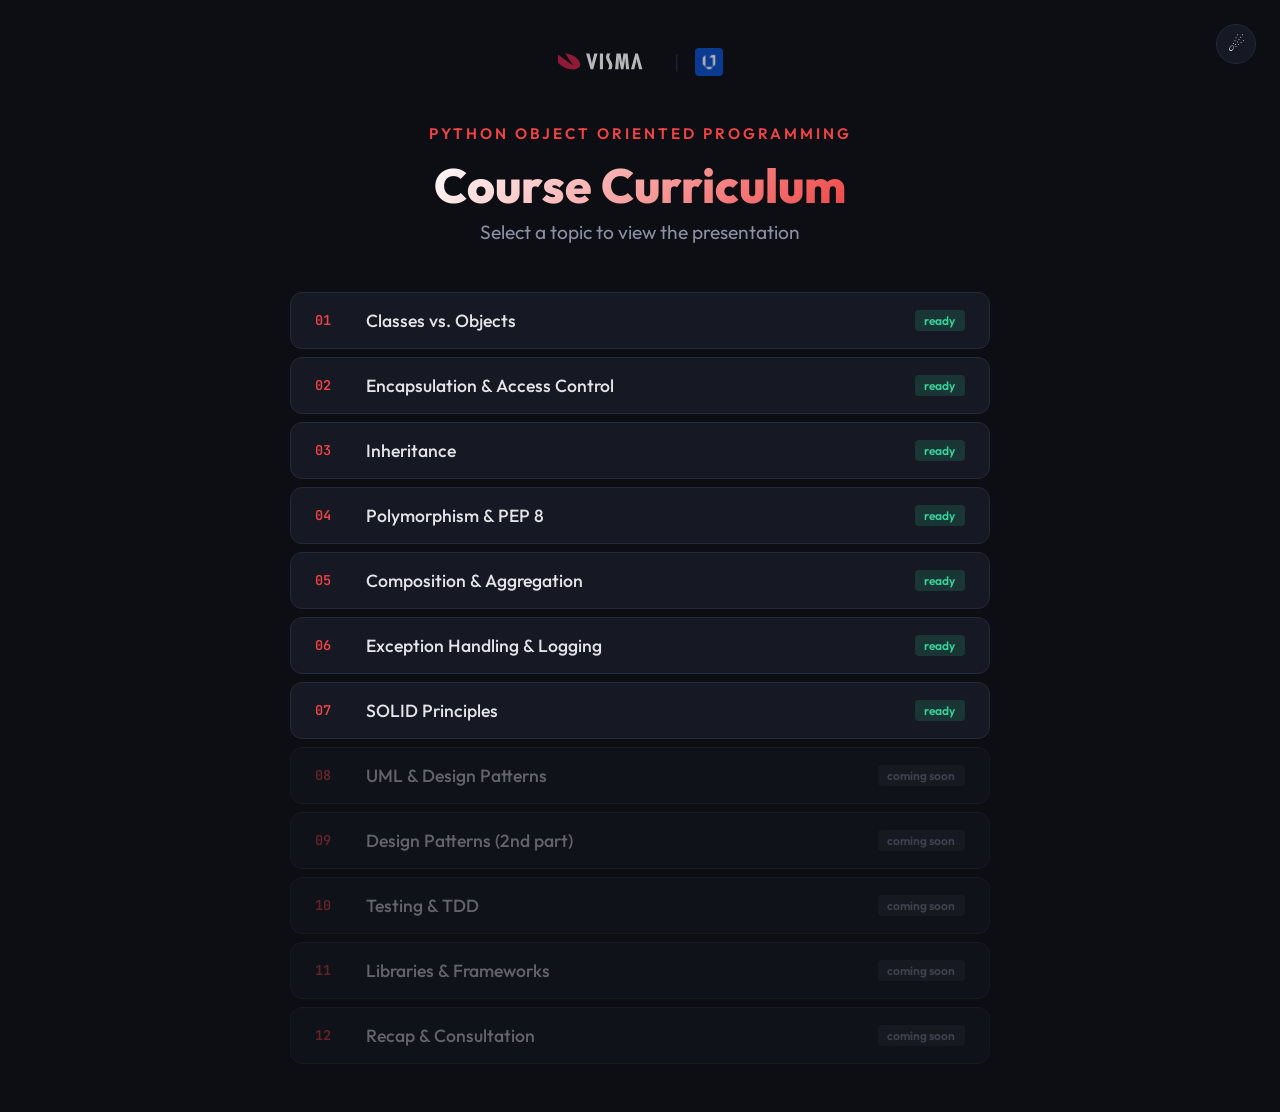
<file: index.html>
<!DOCTYPE html>
<html lang="en">
<head>
<meta charset="UTF-8">
<meta name="viewport" content="width=device-width, initial-scale=1.0">
<title>Python OOP — Course Curriculum</title>
<link rel="icon" href="vgtu.jpg">
<link href="https://fonts.googleapis.com/css2?family=JetBrains+Mono:wght@400;600&family=Outfit:wght@300;400;600;700;800&display=swap" rel="stylesheet">
<style>
  * { margin: 0; padding: 0; box-sizing: border-box; }
  :root {
    --bg: #0c0e14;
    --surface: #161923;
    --border: #252838;
    --text: #e2e4ea;
    --heading: #fff;
    --muted: #8b8fa4;
    --accent: #ef4444;
    --accent-glow: rgba(239, 68, 68, 0.15);
    --green: #34d399;
  }
  [data-theme="light"] {
    --bg: #f5f6f8;
    --surface: #e8eaef;
    --border: #c8ccd4;
    --text: #1e2030;
    --heading: #111320;
    --muted: #4a5068;
    --accent: #dc2626;
    --accent-glow: rgba(220, 38, 38, 0.1);
    --green: #10b981;
  }
  body {
    font-family: 'Outfit', -apple-system, BlinkMacSystemFont, sans-serif;
    background: var(--bg);
    color: var(--text);
    min-height: 100vh;
    display: flex;
    flex-direction: column;
    align-items: center;
    padding: 3rem 2rem;
  }
  .logos {
    display: flex;
    align-items: center;
    gap: 16px;
    margin-bottom: 3rem;
    opacity: 0.7;
  }
  .header {
    text-align: center;
    margin-bottom: 3rem;
  }
  .header p {
    color: var(--accent);
    font-size: 0.95rem;
    font-weight: 600;
    letter-spacing: 3px;
    text-transform: uppercase;
    margin-bottom: 1rem;
  }
  .header h1 {
    font-size: 3rem;
    font-weight: 800;
    background: linear-gradient(135deg, var(--heading) 0%, var(--accent) 100%);
    -webkit-background-clip: text;
    -webkit-text-fill-color: transparent;
    line-height: 1.1;
    margin-bottom: 0.5rem;
  }
  .header .subtitle {
    color: var(--muted);
    font-size: 1.2rem;
  }
  .topics {
    width: 100%;
    max-width: 700px;
    display: flex;
    flex-direction: column;
    gap: 0.5rem;
  }
  .topic {
    display: flex;
    align-items: center;
    gap: 1.2rem;
    padding: 1rem 1.5rem;
    background: var(--surface);
    border: 1px solid var(--border);
    border-radius: 12px;
    text-decoration: none;
    color: var(--text);
    transition: all 0.2s;
  }
  .topic:hover {
    border-color: var(--accent);
    background: var(--accent-glow);
    transform: translateX(4px);
  }
  .topic.disabled {
    opacity: 0.4;
    pointer-events: none;
  }
  .topic .num {
    font-family: 'JetBrains Mono', monospace;
    font-size: 0.85rem;
    font-weight: 600;
    color: var(--accent);
    min-width: 2rem;
  }
  .topic .title {
    font-size: 1.1rem;
    font-weight: 500;
  }
  .topic .badge {
    margin-left: auto;
    font-size: 0.75rem;
    padding: 0.2rem 0.6rem;
    border-radius: 4px;
    font-weight: 600;
  }
  .topic .badge.ready {
    background: rgba(52, 211, 153, 0.15);
    color: var(--green);
  }
  .topic .badge.soon {
    background: rgba(139, 143, 164, 0.15);
    color: var(--muted);
  }
  @media (max-width: 600px) {
    body { padding: 2rem 1rem; }
    .header h1 { font-size: 2rem; }
    .header p { font-size: 0.8rem; letter-spacing: 2px; }
    .header .subtitle { font-size: 1rem; }
    .logos { margin-bottom: 2rem; }
    .logos svg { width: 80px; }
    .logos img { height: 22px; }
    .topic { padding: 0.8rem 1rem; gap: 0.8rem; }
    .topic .title { font-size: 0.95rem; }
    .topic .num { font-size: 0.75rem; min-width: 1.6rem; }
    .topic .badge { font-size: 0.65rem; padding: 0.15rem 0.45rem; }
  }
</style>
</head>
<body>

<div class="logos">
  <svg width="100" height="24" viewBox="30 75 165 45" xmlns="http://www.w3.org/2000/svg">
    <path d="M32.228 81.327c8.803.852 18.458 5.253 23.996 11.643 7.099 8.093 4.686 16.187-5.396 18.032-10.081 1.988-23.996-3.123-31.095-11.217-5.396-6.248-5.253-12.495-.284-15.902l27.971 20.73-15.192-23.286z" fill="#c92043"/>
    <path d="M170.805 111.002l-3.549-14.199c-.428-1.703-.711-3.407-.994-4.969h-.143c-.283 1.704-.426 3.266-.852 5.111l-3.551 14.057h-6.105l8.094-29.533h4.828l8.52 29.533h-6.248zM77.663 81.469l3.55 14.198c.568 1.704.71 3.409.994 4.969h.142c.284-1.703.426-3.408.852-5.111l3.55-14.056h6.105l-8.093 29.533h-4.828l-8.519-29.533h6.247zM97.256 81.469h5.822v29.533h-5.822V81.469zM136.02 81.469L139 98.934l2.414-17.465h7.809l2.982 29.533h-5.963l-1.42-21.298-.994 7.241-2.414 14.057h-4.543l-2.84-14.199-.994-6.531v-.568h-.142l-.852 21.298h-6.248l2.557-29.533h7.668zM117.561 81.469c-.994.71-1.703 1.987-2.271 3.265-1.562 3.55.141 6.389 1.561 8.945.143.284.428.71.568 1.136 3.266 5.395 4.402 9.37 2.131 15.049l-.568 1.137h-7.1c.852-.711 1.703-1.703 2.129-2.84 1.705-3.834-.283-7.383-2.129-10.934-2.129-4.117-4.402-8.376-1.988-14.198.143-.568.711-1.562.711-1.562h6.956v.002z" fill="var(--heading)"/>
  </svg>
  <span style="color: var(--border); font-size: 1.2rem;">|</span>
  <img src="vgtu.jpg" alt="VILNIUS TECH" height="28" style="border-radius: 4px;">
</div>

<div class="header">
  <p>Python Object Oriented Programming</p>
  <h1>Course Curriculum</h1>
  <span class="subtitle">Select a topic to view the presentation</span>
</div>

<div class="topics">
  <a class="topic" href="01-classes-objects.html">
    <span class="num">01</span>
    <span class="title">Classes vs. Objects</span>
    <span class="badge ready">ready</span>
  </a>
  <a class="topic" href="02-encapsulation.html">
    <span class="num">02</span>
    <span class="title">Encapsulation & Access Control</span>
    <span class="badge ready">ready</span>
  </a>
  <a class="topic" href="03-inheritance.html">
    <span class="num">03</span>
    <span class="title">Inheritance</span>
    <span class="badge ready">ready</span>
  </a>
  <a class="topic" href="04-polymorphism.html">
    <span class="num">04</span>
    <span class="title">Polymorphism & PEP 8</span>
    <span class="badge ready">ready</span>
  </a>
  <a class="topic" href="05-composition.html">
    <span class="num">05</span>
    <span class="title">Composition & Aggregation</span>
    <span class="badge ready">ready</span>
  </a>
  <a class="topic" href="06-exception-handling.html">
    <span class="num">06</span>
    <span class="title">Exception Handling & Logging</span>
    <span class="badge ready">ready</span>
  </a>
  <a class="topic" href="07-solid-principles.html">
    <span class="num">07</span>
    <span class="title">SOLID Principles</span>
    <span class="badge ready">ready</span>
  </a>
  <div class="topic disabled">
    <span class="num">08</span>
    <span class="title">UML & Design Patterns</span>
    <span class="badge soon">coming soon</span>
  </div>
  <div class="topic disabled">
    <span class="num">09</span>
    <span class="title">Design Patterns (2nd part)</span>
    <span class="badge soon">coming soon</span>
  </div>
  <div class="topic disabled">
    <span class="num">10</span>
    <span class="title">Testing & TDD</span>
    <span class="badge soon">coming soon</span>
  </div>
  <div class="topic disabled">
    <span class="num">11</span>
    <span class="title">Libraries & Frameworks</span>
    <span class="badge soon">coming soon</span>
  </div>
  <div class="topic disabled">
    <span class="num">12</span>
    <span class="title">Recap & Consultation</span>
    <span class="badge soon">coming soon</span>
  </div>
</div>

<button id="theme-toggle" onclick="toggleTheme()" title="Toggle light/dark mode" style="position: fixed; top: 1.5rem; right: 1.5rem; background: var(--surface); border: 1px solid var(--border); color: var(--text); width: 40px; height: 40px; border-radius: 50%; cursor: pointer; font-size: 1.2rem; display: flex; align-items: center; justify-content: center; z-index: 100;">&#9788;</button>
<script>
  const saved = localStorage.getItem('oop-theme');
  if (saved) document.documentElement.setAttribute('data-theme', saved);
  function toggleTheme() {
    const html = document.documentElement;
    const next = html.getAttribute('data-theme') === 'light' ? '' : 'light';
    if (next) { html.setAttribute('data-theme', next); localStorage.setItem('oop-theme', next); }
    else { html.removeAttribute('data-theme'); localStorage.removeItem('oop-theme'); }
    document.getElementById('theme-toggle').textContent = next === 'light' ? '\u263E' : '\u2604';
  }
  document.getElementById('theme-toggle').textContent = saved === 'light' ? '\u263E' : '\u2604';
</script>
</body>
</html>
</file>
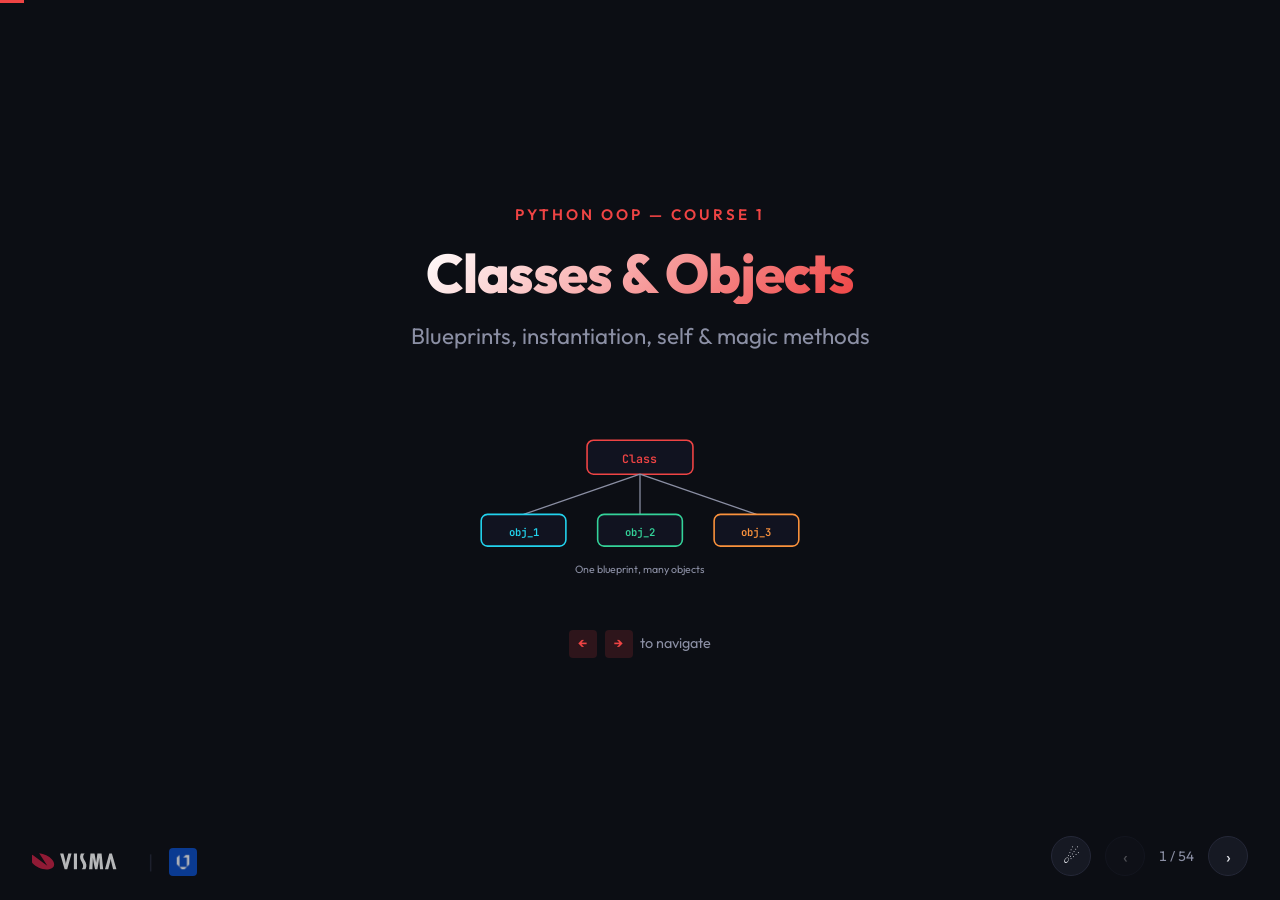
<file: 01-classes-objects.html>
<!DOCTYPE html>
<html lang="en">
<head>
<meta charset="UTF-8">
<meta name="viewport" content="width=device-width, initial-scale=1.0">
<title>Classes & Objects: Course 1 — Python OOP</title>
<link href="https://fonts.googleapis.com/css2?family=JetBrains+Mono:wght@400;600&family=Outfit:wght@300;400;600;700;800&display=swap" rel="stylesheet">
<link rel="icon" href="vgtu.jpg">
<link rel="stylesheet" href="shared.css">
<style>
  @keyframes blueprintDraw {
    from { stroke-dashoffset: 200; opacity: 0; }
    to { stroke-dashoffset: 0; opacity: 1; }
  }
  @keyframes stampIn {
    from { opacity: 0; transform: scale(0.5) rotate(-10deg); }
    to { opacity: 1; transform: scale(1) rotate(0deg); }
  }
  @keyframes mirrorPulse {
    0%, 100% { opacity: 0.6; }
    50% { opacity: 1; }
  }
  .blueprint-line {
    stroke-dasharray: 200;
    animation: blueprintDraw 1s ease forwards;
  }
  .stamp-node { animation: stampIn 0.5s ease backwards; }
  .stamp-node:nth-child(2) { animation-delay: 0.2s; }
  .stamp-node:nth-child(3) { animation-delay: 0.4s; }
  .stamp-node:nth-child(4) { animation-delay: 0.6s; }
  .mirror-glow { animation: mirrorPulse 2s ease-in-out infinite; }
</style>
</head>
<body>

<div class="mobile-warning">
  <svg width="64" height="64" viewBox="0 0 24 24" fill="none" stroke="var(--muted)" stroke-width="1.5" stroke-linecap="round" stroke-linejoin="round">
    <rect x="2" y="3" width="20" height="14" rx="2"/><line x1="8" y1="21" x2="16" y2="21"/><line x1="12" y1="17" x2="12" y2="21"/>
  </svg>
  <h2>Please use a larger screen</h2>
  <p>This presentation is designed for desktop or projector displays.</p>
  <a href="index.html">&larr; Back to curriculum</a>
</div>

<div class="progress" id="progress"></div>

<div class="visma-logo" style="display: flex; align-items: center; gap: 16px;">
  <svg width="100" height="24" viewBox="30 75 165 45" xmlns="http://www.w3.org/2000/svg">
    <path d="M32.228 81.327c8.803.852 18.458 5.253 23.996 11.643 7.099 8.093 4.686 16.187-5.396 18.032-10.081 1.988-23.996-3.123-31.095-11.217-5.396-6.248-5.253-12.495-.284-15.902l27.971 20.73-15.192-23.286z" fill="#c92043"/>
    <path d="M170.805 111.002l-3.549-14.199c-.428-1.703-.711-3.407-.994-4.969h-.143c-.283 1.704-.426 3.266-.852 5.111l-3.551 14.057h-6.105l8.094-29.533h4.828l8.52 29.533h-6.248zM77.663 81.469l3.55 14.198c.568 1.704.71 3.409.994 4.969h.142c.284-1.703.426-3.408.852-5.111l3.55-14.056h6.105l-8.093 29.533h-4.828l-8.519-29.533h6.247zM97.256 81.469h5.822v29.533h-5.822V81.469zM136.02 81.469L139 98.934l2.414-17.465h7.809l2.982 29.533h-5.963l-1.42-21.298-.994 7.241-2.414 14.057h-4.543l-2.84-14.199-.994-6.531v-.568h-.142l-.852 21.298h-6.248l2.557-29.533h7.668zM117.561 81.469c-.994.71-1.703 1.987-2.271 3.265-1.562 3.55.141 6.389 1.561 8.945.143.284.428.71.568 1.136 3.266 5.395 4.402 9.37 2.131 15.049l-.568 1.137h-7.1c.852-.711 1.703-1.703 2.129-2.84 1.705-3.834-.283-7.383-2.129-10.934-2.129-4.117-4.402-8.376-1.988-14.198.143-.568.711-1.562.711-1.562h6.956v.002z" fill="var(--heading)"/>
  </svg>
  <span style="color: var(--border); font-size: 1.2rem;">|</span>
  <img src="vgtu.jpg" alt="VILNIUS TECH" height="28" style="border-radius: 4px;">
</div>

<!-- ====== 1. TITLE ====== -->
<div class="slide active center">
  <p style="color: var(--accent); font-size: 0.95rem; font-weight: 600; letter-spacing: 3px; text-transform: uppercase; margin-bottom: 1rem;">PYTHON OOP &mdash; COURSE 1</p>
  <h1>Classes &amp; Objects</h1>
  <p class="subtitle">Blueprints, instantiation, self &amp; magic methods</p>
  <div style="margin-top: 3rem;">
    <svg viewBox="0 0 340 150" width="360">
      <rect x="120" y="5" width="100" height="32" rx="6" fill="var(--code-bg)" stroke="var(--accent)" stroke-width="1.5"/>
      <text x="170" y="26" text-anchor="middle" fill="var(--accent)" font-size="11" font-weight="600" font-family="JetBrains Mono, monospace">Class</text>
      <line x1="170" y1="37" x2="60" y2="75" stroke="var(--muted)" stroke-width="1.2"/>
      <line x1="170" y1="37" x2="170" y2="75" stroke="var(--muted)" stroke-width="1.2"/>
      <line x1="170" y1="37" x2="280" y2="75" stroke="var(--muted)" stroke-width="1.2"/>
      <rect x="20" y="75" width="80" height="30" rx="6" fill="var(--code-bg)" stroke="var(--cyan)" stroke-width="1.5"/>
      <text x="60" y="95" text-anchor="middle" fill="var(--cyan)" font-size="10" font-weight="600" font-family="JetBrains Mono, monospace">obj_1</text>
      <rect x="130" y="75" width="80" height="30" rx="6" fill="var(--code-bg)" stroke="var(--green)" stroke-width="1.5"/>
      <text x="170" y="95" text-anchor="middle" fill="var(--green)" font-size="10" font-weight="600" font-family="JetBrains Mono, monospace">obj_2</text>
      <rect x="240" y="75" width="80" height="30" rx="6" fill="var(--code-bg)" stroke="var(--orange)" stroke-width="1.5"/>
      <text x="280" y="95" text-anchor="middle" fill="var(--orange)" font-size="10" font-weight="600" font-family="JetBrains Mono, monospace">obj_3</text>
      <text x="170" y="130" text-anchor="middle" fill="var(--muted)" font-size="10" font-family="Outfit, sans-serif">One blueprint, many objects</text>
    </svg>
  </div>
  <p style="color: var(--muted); font-size: 0.9rem; margin-top: 2rem;">
    <span class="tag">&larr;</span> <span class="tag">&rarr;</span> to navigate
  </p>
</div>

<!-- ====== 2. CURRICULUM ====== -->
<div class="slide">
  <h2>Course Curriculum</h2>
  <p style="color: var(--heading); margin-bottom: 1.5rem;">Where we are in the journey</p>
  <ul class="curriculum-list">
    <li class="current" style="color: var(--accent); font-weight: 600;">1. Classes &amp; Objects</li>
    <li>2. Encapsulation &amp; Access Control</li>
    <li>3. Inheritance</li>
    <li>4. Polymorphism &amp; PEP 8</li>
    <li>5. Composition &amp; Aggregation</li>
    <li>6. Exception Handling &amp; Logging</li>
    <li>7. SOLID Principles</li>
    <li>8. UML &amp; Design Patterns</li>
    <li>9. Design Patterns (2nd part)</li>
    <li>10. Testing &amp; TDD</li>
    <li>11. Libraries &amp; Frameworks</li>
    <li>12. Recap &amp; Consultation</li>
  </ul>
</div>

<!-- ====== 3. AGENDA ====== -->
<div class="slide">
  <h2>Agenda</h2>
  <ul>
    <li><strong>Why classes?</strong> &mdash; limitations of procedural code</li>
    <li><strong>Real-world objects</strong> &mdash; attributes &amp; actions</li>
    <li><strong>Class basics &amp; syntax</strong> &mdash; creating classes in Python</li>
    <li><strong>Creating objects</strong> &mdash; instantiation</li>
    <li><strong>The self parameter</strong> &mdash; how objects refer to themselves</li>
    <li><strong>Special methods</strong> &mdash; magic methods (__init__, __str__, etc.)</li>
    <li><strong>Why OOP?</strong> &mdash; benefits of object-oriented programming</li>
    <li><strong>Recap</strong> &mdash; key takeaways</li>
  </ul>
</div>

<!-- ====== SECTION 2: MOTIVATION ====== -->

<!-- ====== 4. SIMPLE TASK ====== -->
<div class="slide">
  <h2>A Simple Task: Display Book Info</h2>
  <div class="layout">
    <div class="text">
      <p style="margin-bottom: 1rem;">Let's store and display information about a book:</p>
      <ul>
        <li>Store the title, author, and year</li>
        <li>Print a formatted summary</li>
      </ul>
    </div>
    <div class="visual">
      <pre>title = <span class="str">"Clean Code"</span>
author = <span class="str">"Robert Martin"</span>
year = <span class="num">2008</span>

<span class="fn">print</span>(<span class="str">f"</span><span class="str">{</span>title<span class="str">}</span> <span class="str">by</span> <span class="str">{</span>author<span class="str">}</span> <span class="str">(</span><span class="str">{</span>year<span class="str">}</span><span class="str">)"</span>)</pre>
    </div>
  </div>
  <div class="callout">This works fine for a single book.</div>
</div>

<!-- ====== 5. WHAT ABOUT 10 BOOKS? ====== -->
<div class="slide">
  <h2>What About 10 Books?</h2>
  <div class="layout">
    <div class="text">
      <p style="margin-bottom: 1rem;">Parallel lists quickly become unwieldy:</p>
      <ul>
        <li>Data is <strong>scattered</strong> across separate lists</li>
        <li>Easy to mix up <strong>indices</strong></li>
        <li>No clear connection between related data</li>
      </ul>
    </div>
    <div class="visual">
      <pre>titles = [<span class="str">"Clean Code"</span>, <span class="str">"Refactoring"</span>, ...]
authors = [<span class="str">"Robert Martin"</span>, <span class="str">"Martin Fowler"</span>, ...]
years = [<span class="num">2008</span>, <span class="num">1999</span>, ...]

<span class="kw">for</span> i <span class="kw">in</span> <span class="fn">range</span>(<span class="fn">len</span>(titles)):
    <span class="fn">print</span>(<span class="str">f"</span><span class="str">{</span>titles[i]<span class="str">}</span> <span class="str">by</span> <span class="str">{</span>authors[i]<span class="str">}</span><span class="str">"</span>)</pre>
    </div>
  </div>
</div>

<!-- ====== 6. ADDING FUNCTIONALITY ====== -->
<div class="slide">
  <h2>What If We Need to Add Functionality?</h2>
  <div class="layout">
    <div class="text">
      <p style="margin-bottom: 1rem;">Adding features means more parallel structures:</p>
      <ul>
        <li>New list for each new attribute</li>
        <li>Functions need <strong>more and more parameters</strong></li>
        <li>Hard to <strong>maintain</strong> and <strong>debug</strong></li>
      </ul>
    </div>
    <div class="visual">
      <pre>pages = [<span class="num">464</span>, <span class="num">431</span>, ...]
ratings = [<span class="num">4.7</span>, <span class="num">4.5</span>, ...]
is_available = [<span class="kw">True</span>, <span class="kw">False</span>, ...]

<span class="kw">def</span> <span class="fn">display_book</span>(title, author,
                 year, pages, rating):
    <span class="fn">print</span>(<span class="str">f"</span><span class="str">{</span>title<span class="str">}</span> <span class="str">by</span> <span class="str">{</span>author<span class="str">}</span><span class="str">"</span>)
    <span class="fn">print</span>(<span class="str">f"</span><span class="str">{</span>pages<span class="str">}</span> <span class="str">pages, rated</span> <span class="str">{</span>rating<span class="str">}</span><span class="str">"</span>)</pre>
    </div>
  </div>
</div>

<!-- ====== 7. SECTION DIVIDER ====== -->
<div class="slide center">
  <p style="color: var(--muted); font-size: 1.1rem; margin-bottom: 1rem;">What if code could be this simple?</p>
  <pre style="font-size: 1.1rem; display: inline-block; text-align: left;">book1 = <span class="cls">Book</span>(<span class="str">"Clean Code"</span>, <span class="str">"Robert Martin"</span>, <span class="num">2008</span>)
book1.<span class="fn">display_info</span>()</pre>
  <p style="color: var(--muted); font-size: 1rem; margin-top: 2rem;">Data and behavior &mdash; bundled together.</p>
</div>

<!-- ====== 8. PROCEDURAL HAS ITS PLACE ====== -->
<div class="slide">
  <h2>Procedural Programming Has Its Place</h2>
  <div class="two-col">
    <div class="col">
      <h3 style="color: var(--green);">Good for</h3>
      <ul>
        <li>Simple scripts</li>
        <li>Quick prototypes</li>
        <li>Data pipelines</li>
        <li>Small automation tasks</li>
      </ul>
    </div>
    <div class="col">
      <h3 style="color: var(--accent);">Struggles with</h3>
      <ul>
        <li>Large codebases</li>
        <li>Complex data relationships</li>
        <li>Team collaboration</li>
        <li>Long-term maintenance</li>
      </ul>
    </div>
  </div>
  <div class="callout">OOP helps us organize code around <strong>real-world concepts</strong>.</div>
</div>

<!-- ====== 9. DICTIONARIES: A MIDDLE GROUND ====== -->
<div class="slide">
  <h2>Dictionaries: A Middle Ground?</h2>
  <div class="layout">
    <div class="text">
      <p style="margin-bottom: 1rem;">We could group data with dicts:</p>
      <ul>
        <li>Data is <strong>grouped</strong>, but no behavior</li>
        <li>No <strong>validation</strong> or structure</li>
        <li>Typo in key name? No error, just a bug</li>
      </ul>
    </div>
    <div class="visual">
      <pre>book = {
    <span class="str">"title"</span>: <span class="str">"Clean Code"</span>,
    <span class="str">"author"</span>: <span class="str">"Robert Martin"</span>,
    <span class="str">"year"</span>: <span class="num">2008</span>
}

<span class="fn">print</span>(book[<span class="str">"titel"</span>])  <span class="cm"># KeyError!</span></pre>
    </div>
  </div>
</div>

<!-- ====== 10. TRANSITION ====== -->
<div class="slide center">
  <p style="color: var(--accent); font-size: 0.85rem; font-weight: 600; letter-spacing: 2px; text-transform: uppercase; margin-bottom: 1rem;">Section</p>
  <h1>Real-World Objects</h1>
  <p class="subtitle">Everything around us is an object</p>
</div>

<!-- ====== SECTION 3: REAL-WORLD OBJECTS ====== -->

<!-- ====== 11. REAL-WORLD OBJECTS INTRO ====== -->
<div class="slide">
  <h2>Real-World Objects</h2>
  <p style="margin-bottom: 1.5rem;">Look around you. Everything is an object with <strong>attributes</strong> (what it has) and <strong>actions</strong> (what it does).</p>
  <div class="three-col">
    <div class="col">
      <h3 style="color: var(--cyan);">Car</h3>
      <p style="font-size: 0.95rem;"><strong>Has:</strong> color, speed, fuel</p>
      <p style="font-size: 0.95rem;"><strong>Does:</strong> accelerate, brake, turn</p>
    </div>
    <div class="col">
      <h3 style="color: var(--green);">Student</h3>
      <p style="font-size: 0.95rem;"><strong>Has:</strong> name, grade, courses</p>
      <p style="font-size: 0.95rem;"><strong>Does:</strong> study, take exam, enroll</p>
    </div>
    <div class="col">
      <h3 style="color: var(--orange);">Coffee Machine</h3>
      <p style="font-size: 0.95rem;"><strong>Has:</strong> water level, beans</p>
      <p style="font-size: 0.95rem;"><strong>Does:</strong> brew, grind, dispense</p>
    </div>
  </div>
</div>

<!-- ====== 12. BOOK EXAMPLE ====== -->
<div class="slide">
  <h2>Object Example: Book</h2>
  <div class="layout">
    <div class="text">
      <h3 style="color: var(--cyan);">Attributes (what it has)</h3>
      <ul>
        <li>Title</li>
        <li>Author</li>
        <li>Number of pages</li>
        <li>ISBN</li>
      </ul>
      <h3 style="color: var(--green); margin-top: 1.5rem;">Actions (what it does)</h3>
      <ul>
        <li>Open</li>
        <li>Read a page</li>
        <li>Bookmark</li>
      </ul>
    </div>
    <div class="visual">
      <svg viewBox="0 0 280 220" width="300">
        <rect x="90" y="5" width="100" height="32" rx="6" fill="var(--code-bg)" stroke="var(--accent)" stroke-width="1.5"/>
        <text x="115" y="25" fill="var(--accent)" font-size="12" font-weight="600" font-family="Outfit">&#128214; Book</text>
        <line x1="140" y1="37" x2="70" y2="80" stroke="var(--muted)" stroke-width="1.2"/>
        <line x1="140" y1="37" x2="210" y2="80" stroke="var(--muted)" stroke-width="1.2"/>
        <rect x="10" y="80" width="120" height="120" rx="6" fill="var(--code-bg)" stroke="var(--cyan)" stroke-width="1.5"/>
        <text x="70" y="100" text-anchor="middle" fill="var(--cyan)" font-size="10" font-weight="600" font-family="Outfit">Attributes</text>
        <text x="25" y="118" fill="var(--muted)" font-size="9" font-family="JetBrains Mono, monospace">title</text>
        <text x="25" y="134" fill="var(--muted)" font-size="9" font-family="JetBrains Mono, monospace">author</text>
        <text x="25" y="150" fill="var(--muted)" font-size="9" font-family="JetBrains Mono, monospace">pages</text>
        <text x="25" y="166" fill="var(--muted)" font-size="9" font-family="JetBrains Mono, monospace">isbn</text>
        <rect x="150" y="80" width="120" height="120" rx="6" fill="var(--code-bg)" stroke="var(--green)" stroke-width="1.5"/>
        <text x="210" y="100" text-anchor="middle" fill="var(--green)" font-size="10" font-weight="600" font-family="Outfit">Actions</text>
        <text x="165" y="118" fill="var(--muted)" font-size="9" font-family="JetBrains Mono, monospace">open()</text>
        <text x="165" y="134" fill="var(--muted)" font-size="9" font-family="JetBrains Mono, monospace">read_page()</text>
        <text x="165" y="150" fill="var(--muted)" font-size="9" font-family="JetBrains Mono, monospace">bookmark()</text>
      </svg>
    </div>
  </div>
</div>

<!-- ====== 13. SMARTPHONE EXAMPLE ====== -->
<div class="slide">
  <h2>Object Example: Smartphone</h2>
  <div class="layout">
    <div class="text">
      <h3 style="color: var(--cyan);">Attributes</h3>
      <ul>
        <li>Brand</li>
        <li>Color</li>
        <li>Battery percentage</li>
      </ul>
      <h3 style="color: var(--green); margin-top: 1.5rem;">Actions</h3>
      <ul>
        <li>Make a call</li>
        <li>Send a text</li>
        <li>Browse the web</li>
      </ul>
    </div>
    <div class="visual">
      <svg viewBox="0 0 280 220" width="300">
        <rect x="65" y="5" width="150" height="32" rx="6" fill="var(--code-bg)" stroke="var(--accent)" stroke-width="1.5"/>
        <text x="90" y="25" fill="var(--accent)" font-size="12" font-weight="600" font-family="Outfit">&#128241; Smartphone</text>
        <line x1="140" y1="37" x2="70" y2="80" stroke="var(--muted)" stroke-width="1.2"/>
        <line x1="140" y1="37" x2="210" y2="80" stroke="var(--muted)" stroke-width="1.2"/>
        <rect x="10" y="80" width="120" height="110" rx="6" fill="var(--code-bg)" stroke="var(--cyan)" stroke-width="1.5"/>
        <text x="70" y="100" text-anchor="middle" fill="var(--cyan)" font-size="10" font-weight="600" font-family="Outfit">Attributes</text>
        <text x="25" y="118" fill="var(--muted)" font-size="9" font-family="JetBrains Mono, monospace">brand</text>
        <text x="25" y="134" fill="var(--muted)" font-size="9" font-family="JetBrains Mono, monospace">color</text>
        <text x="25" y="150" fill="var(--muted)" font-size="9" font-family="JetBrains Mono, monospace">battery_pct</text>
        <rect x="150" y="80" width="120" height="110" rx="6" fill="var(--code-bg)" stroke="var(--green)" stroke-width="1.5"/>
        <text x="210" y="100" text-anchor="middle" fill="var(--green)" font-size="10" font-weight="600" font-family="Outfit">Actions</text>
        <text x="165" y="118" fill="var(--muted)" font-size="9" font-family="JetBrains Mono, monospace">make_call()</text>
        <text x="165" y="134" fill="var(--muted)" font-size="9" font-family="JetBrains Mono, monospace">send_text()</text>
        <text x="165" y="150" fill="var(--muted)" font-size="9" font-family="JetBrains Mono, monospace">browse()</text>
      </svg>
    </div>
  </div>
</div>

<!-- ====== 14. THINK IN TERMS ====== -->
<div class="slide center">
  <h2>Think in Terms of Attributes &amp; Actions</h2>
  <p style="color: var(--muted); font-size: 1.1rem; margin-bottom: 2rem;">Every object in the real world has <strong>properties</strong> and <strong>behaviors</strong>.</p>
  <div class="two-col" style="max-width: 600px;">
    <div class="col" style="text-align: center;">
      <h3 style="color: var(--cyan);">Attributes</h3>
      <p>What the object <strong>has</strong></p>
      <p style="font-size: 0.95rem;">&#8594; variables</p>
    </div>
    <div class="col" style="text-align: center;">
      <h3 style="color: var(--green);">Actions</h3>
      <p>What the object <strong>does</strong></p>
      <p style="font-size: 0.95rem;">&#8594; methods (functions)</p>
    </div>
  </div>
  <p style="color: var(--muted); font-size: 1rem; margin-top: 2rem;">Now let's translate this into Python code.</p>
</div>

<!-- ====== SECTION 4: CLASSES = BLUEPRINTS ====== -->

<!-- ====== 15. CLASSES INTRO ====== -->
<div class="slide center">
  <p style="color: var(--accent); font-size: 0.85rem; font-weight: 600; letter-spacing: 2px; text-transform: uppercase; margin-bottom: 1rem;">Section</p>
  <h1>Classes: The Blueprint</h1>
  <p class="subtitle">A class describes what something IS and what it CAN DO</p>
</div>

<!-- ====== 16. CLASS DEFINES ====== -->
<div class="slide">
  <h2>What Does a Class Define?</h2>
  <div class="two-col">
    <div class="col">
      <h3 style="color: var(--cyan);">Attributes</h3>
      <p>The <strong>data</strong> each object will hold</p>
      <pre><span class="par">self</span>.title = title
<span class="par">self</span>.author = author
<span class="par">self</span>.year = year</pre>
    </div>
    <div class="col">
      <h3 style="color: var(--green);">Methods</h3>
      <p>The <strong>behavior</strong> each object can perform</p>
      <pre><span class="kw">def</span> <span class="fn">display_info</span>(<span class="par">self</span>):
    <span class="fn">print</span>(<span class="str">f"</span><span class="str">{</span><span class="par">self</span>.title<span class="str">}</span><span class="str">"</span>)</pre>
    </div>
  </div>
  <div class="callout">A class is a <strong>template</strong>. It doesn't represent a tangible item until we create an <strong>Object</strong>.</div>
</div>

<!-- ====== 17. BLUEPRINT DIAGRAM ====== -->
<div class="slide center">
  <h2>From Blueprint to Objects</h2>
  <svg viewBox="0 0 500 180" width="520">
    <rect x="180" y="5" width="140" height="40" rx="6" fill="var(--code-bg)" stroke="var(--accent)" stroke-width="1.5"/>
    <text x="210" y="30" fill="var(--accent)" font-size="12" font-weight="600" font-family="Outfit">&#128736; Blueprint</text>
    <text x="250" y="65" text-anchor="middle" fill="var(--muted)" font-size="10" font-family="Outfit">creates</text>
    <line x1="250" y1="45" x2="80" y2="100" stroke="var(--muted)" stroke-width="1.2"/>
    <line x1="250" y1="45" x2="250" y2="100" stroke="var(--muted)" stroke-width="1.2"/>
    <line x1="250" y1="45" x2="420" y2="100" stroke="var(--muted)" stroke-width="1.2"/>
    <rect class="stamp-node" x="20" y="100" width="120" height="40" rx="6" fill="var(--code-bg)" stroke="var(--cyan)" stroke-width="1.5"/>
    <text x="80" y="125" text-anchor="middle" fill="var(--cyan)" font-size="11" font-weight="600" font-family="JetBrains Mono, monospace">book_1</text>
    <rect class="stamp-node" x="190" y="100" width="120" height="40" rx="6" fill="var(--code-bg)" stroke="var(--green)" stroke-width="1.5"/>
    <text x="250" y="125" text-anchor="middle" fill="var(--green)" font-size="11" font-weight="600" font-family="JetBrains Mono, monospace">book_2</text>
    <rect class="stamp-node" x="360" y="100" width="120" height="40" rx="6" fill="var(--code-bg)" stroke="var(--orange)" stroke-width="1.5"/>
    <text x="420" y="125" text-anchor="middle" fill="var(--orange)" font-size="11" font-weight="600" font-family="JetBrains Mono, monospace">book_3</text>
    <text x="250" y="165" text-anchor="middle" fill="var(--muted)" font-size="10" font-family="Outfit">Each object has its own data, but shares the same structure</text>
  </svg>
</div>

<!-- ====== SECTION 5: CREATING CLASSES IN PYTHON ====== -->

<!-- ====== 18. CREATING CLASSES ====== -->
<div class="slide">
  <h2>Creating Classes in Python</h2>
  <div class="layout">
    <div class="text">
      <ul>
        <li><span class="tag">class</span> keyword defines a new class</li>
        <li><span class="tag green">__init__</span> is the constructor</li>
        <li><span class="tag purple">self</span> refers to the current instance</li>
        <li><span class="tag cyan">Methods</span> define object behavior</li>
      </ul>
    </div>
    <div class="visual">
      <pre><span class="kw">class</span> <span class="cls">Book</span>:
    <span class="kw">def</span> <span class="fn">__init__</span>(<span class="par">self</span>, title, author, year):
        <span class="par">self</span>.title = title
        <span class="par">self</span>.author = author
        <span class="par">self</span>.year = year

    <span class="kw">def</span> <span class="fn">display_info</span>(<span class="par">self</span>):
        <span class="fn">print</span>(<span class="str">f"</span><span class="str">{</span><span class="par">self</span>.title<span class="str">}</span> <span class="str">by</span> <span class="str">{</span><span class="par">self</span>.author<span class="str">}</span> <span class="str">(</span><span class="str">{</span><span class="par">self</span>.year<span class="str">}</span><span class="str">)"</span>)</pre>
    </div>
  </div>
</div>

<!-- ====== 19. SMARTPHONE CLASS ====== -->
<div class="slide">
  <h2>Smartphone Class</h2>
  <pre><span class="kw">class</span> <span class="cls">Smartphone</span>:
    <span class="kw">def</span> <span class="fn">__init__</span>(<span class="par">self</span>, brand, color, battery_pct):
        <span class="par">self</span>.brand = brand
        <span class="par">self</span>.color = color
        <span class="par">self</span>.battery_pct = battery_pct

    <span class="kw">def</span> <span class="fn">make_call</span>(<span class="par">self</span>, number):
        <span class="fn">print</span>(<span class="str">f"</span><span class="str">{</span><span class="par">self</span>.brand<span class="str">}</span> <span class="str">calling</span> <span class="str">{</span>number<span class="str">}</span><span class="str">..."</span>)

    <span class="kw">def</span> <span class="fn">check_battery</span>(<span class="par">self</span>):
        <span class="fn">print</span>(<span class="str">f"Battery:</span> <span class="str">{</span><span class="par">self</span>.battery_pct<span class="str">}</span><span class="str">%"</span>)</pre>
</div>

<!-- ====== 20. BICYCLE CLASS ====== -->
<div class="slide">
  <h2>Bicycle Class</h2>
  <pre><span class="kw">class</span> <span class="cls">Bicycle</span>:
    <span class="kw">def</span> <span class="fn">__init__</span>(<span class="par">self</span>, brand, gear_count):
        <span class="par">self</span>.brand = brand
        <span class="par">self</span>.gear_count = gear_count
        <span class="par">self</span>.current_gear = <span class="num">1</span>

    <span class="kw">def</span> <span class="fn">shift_up</span>(<span class="par">self</span>):
        <span class="kw">if</span> <span class="par">self</span>.current_gear < <span class="par">self</span>.gear_count:
            <span class="par">self</span>.current_gear += <span class="num">1</span>
            <span class="fn">print</span>(<span class="str">f"Shifted to gear</span> <span class="str">{</span><span class="par">self</span>.current_gear<span class="str">}</span><span class="str">"</span>)

    <span class="kw">def</span> <span class="fn">shift_down</span>(<span class="par">self</span>):
        <span class="kw">if</span> <span class="par">self</span>.current_gear > <span class="num">1</span>:
            <span class="par">self</span>.current_gear -= <span class="num">1</span>
            <span class="fn">print</span>(<span class="str">f"Shifted to gear</span> <span class="str">{</span><span class="par">self</span>.current_gear<span class="str">}</span><span class="str">"</span>)</pre>
</div>

<!-- ====== 21. CREATING OBJECTS ====== -->
<div class="slide">
  <h2>Creating Objects (Instantiation)</h2>
  <div class="layout">
    <div class="text">
      <p style="margin-bottom: 1rem;">Syntax:</p>
      <pre style="font-size: 1rem;">object_name = <span class="cls">ClassName</span>(parameters)</pre>
      <p style="margin-top: 1.5rem; margin-bottom: 1rem;">Example:</p>
      <pre>book1 = <span class="cls">Book</span>(<span class="str">"Clean Code"</span>, <span class="str">"Robert Martin"</span>, <span class="num">2008</span>)
book2 = <span class="cls">Book</span>(<span class="str">"Refactoring"</span>, <span class="str">"Martin Fowler"</span>, <span class="num">1999</span>)</pre>
    </div>
    <div class="visual">
      <svg viewBox="0 0 260 160" width="280">
        <rect x="70" y="5" width="120" height="32" rx="6" fill="var(--code-bg)" stroke="var(--accent)" stroke-width="1.5"/>
        <text x="130" y="26" text-anchor="middle" fill="var(--accent)" font-size="11" font-weight="600" font-family="JetBrains Mono, monospace">Book</text>
        <line x1="130" y1="37" x2="65" y2="75" stroke="var(--muted)" stroke-width="1.2"/>
        <line x1="130" y1="37" x2="195" y2="75" stroke="var(--muted)" stroke-width="1.2"/>
        <rect class="stamp-node" x="10" y="75" width="110" height="55" rx="6" fill="var(--code-bg)" stroke="var(--cyan)" stroke-width="1.5"/>
        <text x="65" y="95" text-anchor="middle" fill="var(--cyan)" font-size="10" font-weight="600" font-family="JetBrains Mono, monospace">book1</text>
        <text x="65" y="115" text-anchor="middle" fill="var(--muted)" font-size="8" font-family="JetBrains Mono, monospace">"Clean Code"</text>
        <rect class="stamp-node" x="140" y="75" width="110" height="55" rx="6" fill="var(--code-bg)" stroke="var(--green)" stroke-width="1.5"/>
        <text x="195" y="95" text-anchor="middle" fill="var(--green)" font-size="10" font-weight="600" font-family="JetBrains Mono, monospace">book2</text>
        <text x="195" y="115" text-anchor="middle" fill="var(--muted)" font-size="8" font-family="JetBrains Mono, monospace">"Refactoring"</text>
      </svg>
    </div>
  </div>
</div>

<!-- ====== SECTION 6: INTERACTING WITH OBJECTS ====== -->

<!-- ====== 22. DOT NOTATION ====== -->
<div class="slide">
  <h2>Dot Notation</h2>
  <div class="two-col">
    <div class="col">
      <h3 style="color: var(--green);">Calling Methods</h3>
      <pre>object_name.<span class="fn">method_name</span>(params)</pre>
      <p style="font-size: 0.95rem; margin-top: 0.5rem;">Asks the object to <strong>do</strong> something</p>
    </div>
    <div class="col">
      <h3 style="color: var(--cyan);">Accessing Attributes</h3>
      <pre>object_name.attribute</pre>
      <p style="font-size: 0.95rem; margin-top: 0.5rem;">Reads the object's <strong>data</strong></p>
    </div>
  </div>
  <div class="callout">The <strong>dot</strong> is the bridge between you and the object's internals.</div>
</div>

<!-- ====== 23. INTERACTING EXAMPLE ====== -->
<div class="slide">
  <h2>Interacting with a Smartphone Object</h2>
  <pre>phone = <span class="cls">Smartphone</span>(<span class="str">"iPhone"</span>, <span class="str">"black"</span>, <span class="num">85</span>)

phone.<span class="fn">make_call</span>(<span class="str">"555-1234"</span>)      <span class="cm"># iPhone calling 555-1234...</span>
phone.<span class="fn">check_battery</span>()            <span class="cm"># Battery: 85%</span>

<span class="fn">print</span>(phone.brand)                <span class="cm"># iPhone</span>
<span class="fn">print</span>(phone.color)                <span class="cm"># black</span></pre>
</div>

<!-- ====== 24. WARNING: DIRECT MODIFICATION ====== -->
<div class="slide">
  <h2>Direct Attribute Modification</h2>
  <div class="layout">
    <div class="text">
      <p style="margin-bottom: 1rem;">Python allows direct access to attributes:</p>
      <pre>phone.battery_pct = <span class="num">-50</span>  <span class="cm"># No error!</span></pre>
      <p style="margin-top: 1rem;">This can lead to <strong>invalid states</strong>.</p>
      <ul>
        <li>No validation</li>
        <li>No control over who changes what</li>
        <li>Bugs are hard to trace</li>
      </ul>
    </div>
    <div class="visual">
      <div class="callout" style="border-left-color: var(--orange);">
        <p style="color: var(--orange); font-weight: 600;">We'll learn how to protect attributes in the next lecture: <strong>Encapsulation &amp; Access Control</strong></p>
      </div>
    </div>
  </div>
</div>

<!-- ====== SECTION 7: UNDERSTANDING SELF ====== -->

<!-- ====== 25. SELF INTRO ====== -->
<div class="slide center">
  <p style="color: var(--accent); font-size: 0.85rem; font-weight: 600; letter-spacing: 2px; text-transform: uppercase; margin-bottom: 1rem;">Section</p>
  <h1>Understanding self</h1>
  <p class="subtitle">How objects refer to themselves</p>
  <p style="color: var(--muted); font-size: 1rem; margin-top: 2rem;">Think of <code style="color: var(--pink);">self</code> like a person talking about themselves.<br>When you say "my name is...", <code style="color: var(--pink);">self</code> is the "my".</p>
</div>

<!-- ====== 26. PERSON CLASS ====== -->
<div class="slide">
  <h2>self in Action: Person Class</h2>
  <div class="layout">
    <div class="text">
      <pre><span class="kw">class</span> <span class="cls">Person</span>:
    <span class="kw">def</span> <span class="fn">__init__</span>(<span class="par">self</span>, name, age):
        <span class="par">self</span>.name = name
        <span class="par">self</span>.age = age

    <span class="kw">def</span> <span class="fn">introduce</span>(<span class="par">self</span>):
        <span class="fn">print</span>(<span class="str">f"Hi, I'm</span> <span class="str">{</span><span class="par">self</span>.name<span class="str">}</span><span class="str">, age</span> <span class="str">{</span><span class="par">self</span>.age<span class="str">}</span><span class="str">"</span>)</pre>
    </div>
    <div class="visual">
      <pre>person1 = <span class="cls">Person</span>(<span class="str">"Alice"</span>, <span class="num">25</span>)
person2 = <span class="cls">Person</span>(<span class="str">"Bob"</span>, <span class="num">30</span>)

person1.<span class="fn">introduce</span>()
<span class="cm"># Hi, I'm Alice, age 25</span>

person2.<span class="fn">introduce</span>()
<span class="cm"># Hi, I'm Bob, age 30</span></pre>
    </div>
  </div>
</div>

<!-- ====== 27. COMPARE AGE ====== -->
<div class="slide">
  <h2>self vs Other: Comparing Objects</h2>
  <pre><span class="kw">class</span> <span class="cls">Person</span>:
    <span class="kw">def</span> <span class="fn">__init__</span>(<span class="par">self</span>, name, age):
        <span class="par">self</span>.name = name
        <span class="par">self</span>.age = age

    <span class="kw">def</span> <span class="fn">compare_age</span>(<span class="par">self</span>, other_person):
        <span class="kw">if</span> <span class="par">self</span>.age > other_person.age:
            <span class="fn">print</span>(<span class="str">f"</span><span class="str">{</span><span class="par">self</span>.name<span class="str">}</span> <span class="str">is older than</span> <span class="str">{</span>other_person.name<span class="str">}</span><span class="str">"</span>)
        <span class="kw">else</span>:
            <span class="fn">print</span>(<span class="str">f"</span><span class="str">{</span><span class="par">self</span>.name<span class="str">}</span> <span class="str">is not older than</span> <span class="str">{</span>other_person.name<span class="str">}</span><span class="str">"</span>)

alice = <span class="cls">Person</span>(<span class="str">"Alice"</span>, <span class="num">25</span>)
bob = <span class="cls">Person</span>(<span class="str">"Bob"</span>, <span class="num">30</span>)
alice.<span class="fn">compare_age</span>(bob)   <span class="cm"># Alice is not older than Bob</span></pre>
</div>

<!-- ====== 28. SELF TAKEAWAY ====== -->
<div class="slide">
  <h2>Key Takeaway: self</h2>
  <div class="two-col">
    <div class="col">
      <h3 style="color: var(--pink);">self = the specific instance</h3>
      <ul>
        <li>Always the <strong>first parameter</strong> in methods</li>
        <li>Refers to the object that <strong>called</strong> the method</li>
        <li>Python passes it <strong>automatically</strong></li>
      </ul>
    </div>
    <div class="col">
      <h3 style="color: var(--cyan);">When you write:</h3>
      <pre>person1.<span class="fn">introduce</span>()</pre>
      <h3 style="color: var(--green); margin-top: 1rem;">Python sees:</h3>
      <pre><span class="cls">Person</span>.<span class="fn">introduce</span>(person1)</pre>
    </div>
  </div>
</div>

<!-- ====== SECTION 8: SPECIAL METHODS ====== -->

<!-- ====== 29. SPECIAL METHODS INTRO ====== -->
<div class="slide center">
  <p style="color: var(--accent); font-size: 0.85rem; font-weight: 600; letter-spacing: 2px; text-transform: uppercase; margin-bottom: 1rem;">Section</p>
  <h1>Special Methods</h1>
  <p class="subtitle">Magic methods with double underscores</p>
  <p style="color: var(--muted); font-size: 1rem; margin-top: 2rem;">They let you define how your objects behave with <strong>built-in operations</strong>.</p>
</div>

<!-- ====== 30. __init__ RECAP ====== -->
<div class="slide">
  <h2>You Already Know One: __init__</h2>
  <div class="layout">
    <div class="text">
      <p style="margin-bottom: 1rem;">The <strong>constructor</strong> &mdash; called automatically when you create an object.</p>
      <ul>
        <li>Sets up initial <strong>attributes</strong></li>
        <li>Runs <strong>once</strong> per object creation</li>
        <li>Always takes <code style="color: var(--pink);">self</code> as first parameter</li>
      </ul>
    </div>
    <div class="visual">
      <pre><span class="kw">class</span> <span class="cls">Book</span>:
    <span class="kw">def</span> <span class="fn">__init__</span>(<span class="par">self</span>, title, author):
        <span class="par">self</span>.title = title
        <span class="par">self</span>.author = author

book = <span class="cls">Book</span>(<span class="str">"Clean Code"</span>, <span class="str">"Martin"</span>)
<span class="cm"># __init__ called automatically</span></pre>
    </div>
  </div>
</div>

<!-- ====== 31. __len__ AND __add__ OVERVIEW ====== -->
<div class="slide">
  <h2>Common Magic Methods</h2>
  <div class="three-col">
    <div class="col">
      <h3 style="color: var(--green);">__len__</h3>
      <p style="font-size: 0.95rem;">Called by <code style="color: var(--green);">len(obj)</code></p>
      <p style="font-size: 0.95rem;">Returns length/size of object</p>
    </div>
    <div class="col">
      <h3 style="color: var(--orange);">__add__</h3>
      <p style="font-size: 0.95rem;">Called by <code style="color: var(--orange);">obj1 + obj2</code></p>
      <p style="font-size: 0.95rem;">Defines addition behavior</p>
    </div>
    <div class="col">
      <h3 style="color: var(--cyan);">__str__ / __repr__</h3>
      <p style="font-size: 0.95rem;">Called by <code style="color: var(--cyan);">print(obj)</code></p>
      <p style="font-size: 0.95rem;">String representation</p>
    </div>
  </div>
  <div class="callout">These methods let your classes work with Python's built-in operators and functions.</div>
</div>

<!-- ====== 32. __len__ EXAMPLE ====== -->
<div class="slide">
  <h2>__len__: MusicPlaylist</h2>
  <pre><span class="kw">class</span> <span class="cls">MusicPlaylist</span>:
    <span class="kw">def</span> <span class="fn">__init__</span>(<span class="par">self</span>, name):
        <span class="par">self</span>.name = name
        <span class="par">self</span>.tracks = []

    <span class="kw">def</span> <span class="fn">add_track</span>(<span class="par">self</span>, track):
        <span class="par">self</span>.tracks.<span class="fn">append</span>(track)

    <span class="kw">def</span> <span class="fn">__len__</span>(<span class="par">self</span>):
        <span class="kw">return</span> <span class="fn">len</span>(<span class="par">self</span>.tracks)

playlist = <span class="cls">MusicPlaylist</span>(<span class="str">"Road Trip"</span>)
playlist.<span class="fn">add_track</span>(<span class="str">"Bohemian Rhapsody"</span>)
playlist.<span class="fn">add_track</span>(<span class="str">"Hotel California"</span>)
<span class="fn">print</span>(<span class="fn">len</span>(playlist))  <span class="cm"># 2</span></pre>
</div>

<!-- ====== 33. __add__ PLAYLIST ====== -->
<div class="slide">
  <h2>__add__: Combining Playlists</h2>
  <pre><span class="kw">class</span> <span class="cls">MusicPlaylist</span>:
    <span class="kw">def</span> <span class="fn">__init__</span>(<span class="par">self</span>, name, tracks=<span class="kw">None</span>):
        <span class="par">self</span>.name = name
        <span class="par">self</span>.tracks = tracks <span class="kw">or</span> []

    <span class="kw">def</span> <span class="fn">__add__</span>(<span class="par">self</span>, other):
        combined_name = <span class="str">f"</span><span class="str">{</span><span class="par">self</span>.name<span class="str">}</span> <span class="str">+</span> <span class="str">{</span>other.name<span class="str">}</span><span class="str">"</span>
        combined_tracks = <span class="par">self</span>.tracks + other.tracks
        <span class="kw">return</span> <span class="cls">MusicPlaylist</span>(combined_name, combined_tracks)

rock = <span class="cls">MusicPlaylist</span>(<span class="str">"Rock"</span>, [<span class="str">"Stairway"</span>, <span class="str">"Smoke"</span>])
pop = <span class="cls">MusicPlaylist</span>(<span class="str">"Pop"</span>, [<span class="str">"Thriller"</span>])
combined = rock + pop  <span class="cm"># MusicPlaylist("Rock + Pop", [...])</span></pre>
</div>

<!-- ====== 34. __add__ VECTOR ====== -->
<div class="slide">
  <h2>__add__: Vector Math</h2>
  <div class="layout">
    <div class="text">
      <pre><span class="kw">class</span> <span class="cls">Vector</span>:
    <span class="kw">def</span> <span class="fn">__init__</span>(<span class="par">self</span>, x, y):
        <span class="par">self</span>.x = x
        <span class="par">self</span>.y = y

    <span class="kw">def</span> <span class="fn">__add__</span>(<span class="par">self</span>, other):
        <span class="kw">return</span> <span class="cls">Vector</span>(
            <span class="par">self</span>.x + other.x,
            <span class="par">self</span>.y + other.y
        )</pre>
    </div>
    <div class="visual">
      <pre>v1 = <span class="cls">Vector</span>(<span class="num">3</span>, <span class="num">4</span>)
v2 = <span class="cls">Vector</span>(<span class="num">4</span>, <span class="num">6</span>)
v3 = v1 + v2

<span class="fn">print</span>(v3.x, v3.y)
<span class="cm"># 7 10</span></pre>
    </div>
  </div>
</div>

<!-- ====== 35. __str__ vs __repr__ ====== -->
<div class="slide">
  <h2>__str__ vs __repr__</h2>
  <div class="two-col">
    <div class="col">
      <h3 style="color: var(--green);">__str__</h3>
      <p style="font-size: 0.95rem;">For <strong>end users</strong></p>
      <p style="font-size: 0.95rem;">Called by <code style="color: var(--green);">print()</code> and <code style="color: var(--green);">str()</code></p>
      <p style="font-size: 0.95rem;">Readable, friendly output</p>
    </div>
    <div class="col">
      <h3 style="color: var(--orange);">__repr__</h3>
      <p style="font-size: 0.95rem;">For <strong>developers</strong></p>
      <p style="font-size: 0.95rem;">Called in <code style="color: var(--orange);">REPL</code> and <code style="color: var(--orange);">repr()</code></p>
      <p style="font-size: 0.95rem;">Unambiguous, often recreatable</p>
    </div>
  </div>
</div>

<!-- ====== 36. DATE CLASS EXAMPLE ====== -->
<div class="slide">
  <h2>__str__ vs __repr__: Date Example</h2>
  <pre><span class="kw">class</span> <span class="cls">Date</span>:
    <span class="kw">def</span> <span class="fn">__init__</span>(<span class="par">self</span>, year, month, day):
        <span class="par">self</span>.year = year
        <span class="par">self</span>.month = month
        <span class="par">self</span>.day = day

    <span class="kw">def</span> <span class="fn">__str__</span>(<span class="par">self</span>):
        <span class="kw">return</span> <span class="str">f"</span><span class="str">{</span><span class="par">self</span>.day<span class="str">}</span><span class="str">/</span><span class="str">{</span><span class="par">self</span>.month<span class="str">}</span><span class="str">/</span><span class="str">{</span><span class="par">self</span>.year<span class="str">}</span><span class="str">"</span>

    <span class="kw">def</span> <span class="fn">__repr__</span>(<span class="par">self</span>):
        <span class="kw">return</span> <span class="str">f"Date(</span><span class="str">{</span><span class="par">self</span>.year<span class="str">}</span><span class="str">,</span> <span class="str">{</span><span class="par">self</span>.month<span class="str">}</span><span class="str">,</span> <span class="str">{</span><span class="par">self</span>.day<span class="str">}</span><span class="str">)"</span>

d = <span class="cls">Date</span>(<span class="num">2026</span>, <span class="num">3</span>, <span class="num">12</span>)
<span class="fn">print</span>(d)       <span class="cm"># 12/3/2026        (calls __str__)</span>
<span class="fn">print</span>(<span class="fn">repr</span>(d)) <span class="cm"># Date(2026, 3, 12) (calls __repr__)</span></pre>
</div>

<!-- ====== 37. isinstance() ====== -->
<div class="slide">
  <h2>isinstance(): Check Object Type</h2>
  <div class="layout">
    <div class="text">
      <p style="margin-bottom: 1rem;">Check if an object is an instance of a specific class:</p>
      <pre>book = <span class="cls">Book</span>(<span class="str">"Clean Code"</span>, <span class="str">"Martin"</span>)

<span class="fn">print</span>(<span class="fn">isinstance</span>(book, <span class="cls">Book</span>))  <span class="cm"># True</span>
<span class="fn">print</span>(<span class="fn">isinstance</span>(book, <span class="cls">str</span>))   <span class="cm"># False</span></pre>
    </div>
    <div class="visual">
      <pre><span class="kw">def</span> <span class="fn">process_data</span>(item):
    <span class="kw">if</span> <span class="fn">isinstance</span>(item, <span class="cls">Book</span>):
        item.<span class="fn">display_info</span>()
    <span class="kw">elif</span> <span class="fn">isinstance</span>(item, <span class="cls">str</span>):
        <span class="fn">print</span>(item)
    <span class="kw">else</span>:
        <span class="fn">print</span>(<span class="str">"Unknown type"</span>)</pre>
    </div>
  </div>
</div>

<!-- ====== SECTION 9: WHY OOP? ====== -->

<!-- ====== 38. SECTION DIVIDER ====== -->
<div class="slide center">
  <p style="color: var(--accent); font-size: 0.85rem; font-weight: 600; letter-spacing: 2px; text-transform: uppercase; margin-bottom: 1rem;">Section</p>
  <h1>Why Choose OOP?</h1>
  <p class="subtitle">Seven reasons to think in objects</p>
</div>

<!-- ====== 39. MODULARITY ====== -->
<div class="slide">
  <span class="big-number">1</span>
  <h2>Modularity</h2>
  <p style="margin-bottom: 1.5rem;">Break your program into <strong>self-contained units</strong>.</p>
  <div class="two-col" style="max-width: 700px;">
    <div class="col">
      <h3 style="color: var(--cyan);">Each class is a module</h3>
      <p style="font-size: 0.95rem;">Has its own data and logic. Can be developed and tested <strong>independently</strong>.</p>
    </div>
    <div class="col">
      <h3 style="color: var(--green);">Easy to locate bugs</h3>
      <p style="font-size: 0.95rem;">If the payment fails, check the <strong>Payment</strong> class &mdash; not the entire codebase.</p>
    </div>
  </div>
</div>

<!-- ====== 40. REUSABILITY ====== -->
<div class="slide">
  <span class="big-number">2</span>
  <h2>Reusability</h2>
  <p style="margin-bottom: 1.5rem;">Create once, use <strong>many times</strong>.</p>
  <pre><span class="kw">class</span> <span class="cls">Customer</span>:
    <span class="kw">def</span> <span class="fn">__init__</span>(<span class="par">self</span>, name, email):
        <span class="par">self</span>.name = name
        <span class="par">self</span>.email = email

c1 = <span class="cls">Customer</span>(<span class="str">"Alice"</span>, <span class="str">"alice@example.com"</span>)
c2 = <span class="cls">Customer</span>(<span class="str">"Bob"</span>, <span class="str">"bob@example.com"</span>)
c3 = <span class="cls">Customer</span>(<span class="str">"Charlie"</span>, <span class="str">"charlie@example.com"</span>)</pre>
  <p style="color: var(--muted); margin-top: 1rem;">One class, unlimited objects.</p>
</div>

<!-- ====== 41. MAINTAINABILITY ====== -->
<div class="slide">
  <span class="big-number">3</span>
  <h2>Maintainability</h2>
  <p style="margin-bottom: 1.5rem;">Change <strong>one class</strong>, all objects reflect the update.</p>
  <div class="two-col" style="max-width: 700px;">
    <div class="col">
      <h3 style="color: var(--orange);">Before</h3>
      <pre style="font-size: 0.8rem;"><span class="kw">def</span> <span class="fn">display_info</span>(<span class="par">self</span>):
    <span class="fn">print</span>(<span class="par">self</span>.title)</pre>
    </div>
    <div class="col">
      <h3 style="color: var(--green);">After</h3>
      <pre style="font-size: 0.8rem;"><span class="kw">def</span> <span class="fn">display_info</span>(<span class="par">self</span>):
    <span class="fn">print</span>(<span class="str">f"</span><span class="str">{</span><span class="par">self</span>.title<span class="str">}</span> <span class="str">(</span><span class="str">{</span><span class="par">self</span>.year<span class="str">}</span><span class="str">)"</span>)</pre>
    </div>
  </div>
  <p style="color: var(--muted); margin-top: 1rem;">Every Book object now shows the year &mdash; no other code changed.</p>
</div>

<!-- ====== 42. ABSTRACTION ====== -->
<div class="slide">
  <span class="big-number">4</span>
  <h2>Abstraction</h2>
  <p style="margin-bottom: 1.5rem;">Hide complexity, expose a <strong>simple interface</strong>.</p>
  <div class="layout">
    <div class="text">
      <ul>
        <li>You don't need to know <strong>how</strong> an engine works to drive a car</li>
        <li>Users of your class only see <strong>public methods</strong></li>
        <li>Implementation can change without breaking callers</li>
      </ul>
    </div>
    <div class="visual">
      <pre>car.<span class="fn">start_engine</span>()
<span class="cm"># Simple interface</span>
<span class="cm"># Complex internals hidden</span></pre>
    </div>
  </div>
</div>

<!-- ====== 43. ENCAPSULATION ====== -->
<div class="slide">
  <span class="big-number">5</span>
  <h2>Encapsulation</h2>
  <p style="margin-bottom: 1.5rem;">Protect data, <strong>controlled access</strong>.</p>
  <div class="two-col" style="max-width: 700px;">
    <div class="col">
      <h3 style="color: var(--accent);">Without</h3>
      <pre style="font-size: 0.8rem;">account.balance = <span class="num">-1000</span>
<span class="cm"># Anyone can break it</span></pre>
    </div>
    <div class="col">
      <h3 style="color: var(--green);">With</h3>
      <pre style="font-size: 0.8rem;">account.<span class="fn">withdraw</span>(<span class="num">100</span>)
<span class="cm"># Validated, controlled</span></pre>
    </div>
  </div>
  <p style="color: var(--muted); margin-top: 1rem;">We'll dive deep into this in <strong>Lecture 2</strong>.</p>
</div>

<!-- ====== 44. POLYMORPHISM ====== -->
<div class="slide">
  <span class="big-number">6</span>
  <h2>Polymorphism</h2>
  <p style="margin-bottom: 1.5rem;">Same method name, <strong>different behavior</strong>.</p>
  <pre><span class="kw">for</span> shape <span class="kw">in</span> [circle, rectangle, triangle]:
    shape.<span class="fn">area</span>()  <span class="cm"># Each calculates differently</span></pre>
  <p style="color: var(--muted); margin-top: 1rem;">We'll explore this in <strong>Lecture 4</strong>.</p>
</div>

<!-- ====== 45. REAL-WORLD MODELING ====== -->
<div class="slide">
  <span class="big-number">7</span>
  <h2>Real-World Modeling</h2>
  <p style="margin-bottom: 1.5rem;">Objects in code correspond to <strong>real entities</strong>.</p>
  <div class="three-col">
    <div class="col" style="text-align: center;">
      <h3 style="color: var(--cyan);">Customer</h3>
      <p style="font-size: 0.95rem;">name, email, orders</p>
    </div>
    <div class="col" style="text-align: center;">
      <h3 style="color: var(--green);">Product</h3>
      <p style="font-size: 0.95rem;">name, price, stock</p>
    </div>
    <div class="col" style="text-align: center;">
      <h3 style="color: var(--orange);">Order</h3>
      <p style="font-size: 0.95rem;">items, total, status</p>
    </div>
  </div>
  <p style="color: var(--muted); margin-top: 1.5rem;">Your code structure mirrors the <strong>problem domain</strong>.</p>
</div>

<!-- ====== SECTION 10: QUIZZES ====== -->

<!-- ====== 46. QUIZ 1 ====== -->
<div class="slide quiz-slide">
  <h2>Quiz Time! <span style="color: var(--muted); font-size: 1rem;">(Classes)</span></h2>
  <p style="color: var(--accent); font-size: 1.1rem; font-weight: 600; margin-bottom: 1.5rem;">What is a class?</p>
  <div class="two-col quiz-answers" style="margin-top: 2rem; max-width: 700px;">
    <div class="col quiz-answer" style="text-align: center;"><p style="font-size: 1.1rem; color: var(--green);">A) An object</p></div>
    <div class="col quiz-answer correct" style="text-align: center;"><p style="font-size: 1.1rem; color: var(--green);"><strong>B) A blueprint for creating objects</strong></p></div>
    <div class="col quiz-answer" style="text-align: center;"><p style="font-size: 1.1rem; color: var(--green);">C) A variable</p></div>
    <div class="col quiz-answer" style="text-align: center;"><p style="font-size: 1.1rem; color: var(--green);">D) A function</p></div>
  </div>
  <p class="quiz-explanation" style="color: var(--muted); margin-top: 1rem; font-size: 0.9rem;">A class is a <strong>blueprint</strong> (template) that defines the attributes and methods objects of that type will have</p>
</div>

<!-- ====== 47. QUIZ 2 ====== -->
<div class="slide quiz-slide">
  <h2>Quiz Time! <span style="color: var(--muted); font-size: 1rem;">(Instantiation)</span></h2>
  <p style="color: var(--accent); font-size: 1.1rem; font-weight: 600; margin-bottom: 1.5rem;">What is instantiation?</p>
  <div class="two-col quiz-answers" style="margin-top: 2rem; max-width: 700px;">
    <div class="col quiz-answer" style="text-align: center;"><p style="font-size: 1.1rem; color: var(--green);">A) Deleting an object</p></div>
    <div class="col quiz-answer" style="text-align: center;"><p style="font-size: 1.1rem; color: var(--green);">B) Creating a class</p></div>
    <div class="col quiz-answer correct" style="text-align: center;"><p style="font-size: 1.1rem; color: var(--green);"><strong>C) Creating an object from a class</strong></p></div>
    <div class="col quiz-answer" style="text-align: center;"><p style="font-size: 1.1rem; color: var(--green);">D) Calling a method</p></div>
  </div>
  <p class="quiz-explanation" style="color: var(--muted); margin-top: 1rem; font-size: 0.9rem;"><strong>Instantiation</strong> is the process of creating a concrete object from a class blueprint</p>
</div>

<!-- ====== 48. QUIZ 3 ====== -->
<div class="slide quiz-slide">
  <h2>Quiz Time! <span style="color: var(--muted); font-size: 1rem;">(Magic Methods)</span></h2>
  <p style="color: var(--accent); font-size: 1.1rem; font-weight: 600; margin-bottom: 1.5rem;">What does the __len__ method do?</p>
  <div class="two-col quiz-answers" style="margin-top: 2rem; max-width: 700px;">
    <div class="col quiz-answer" style="text-align: center;"><p style="font-size: 1.1rem; color: var(--green);">A) Returns string representation</p></div>
    <div class="col quiz-answer correct" style="text-align: center;"><p style="font-size: 1.1rem; color: var(--green);"><strong>B) Returns the length of the object</strong></p></div>
    <div class="col quiz-answer" style="text-align: center;"><p style="font-size: 1.1rem; color: var(--green);">C) Adds two objects together</p></div>
    <div class="col quiz-answer" style="text-align: center;"><p style="font-size: 1.1rem; color: var(--green);">D) Initializes an object</p></div>
  </div>
  <p class="quiz-explanation" style="color: var(--muted); margin-top: 1rem; font-size: 0.9rem;"><strong>__len__</strong> is called by the built-in <code style="color: var(--green);">len()</code> function and should return the length of the object</p>
</div>

<!-- ====== 49. QUIZ 4 ====== -->
<div class="slide quiz-slide">
  <h2>Quiz Time! <span style="color: var(--muted); font-size: 1rem;">(Syntax)</span></h2>
  <p style="color: var(--accent); font-size: 1.1rem; font-weight: 600; margin-bottom: 1.5rem;">Which is correct syntax to create an object?</p>
  <div class="two-col quiz-answers" style="margin-top: 2rem; max-width: 700px;">
    <div class="col quiz-answer" style="text-align: center;"><p style="font-size: 1.1rem; color: var(--green);">A) Book.create("title")</p></div>
    <div class="col quiz-answer" style="text-align: center;"><p style="font-size: 1.1rem; color: var(--green);">B) new Book("title")</p></div>
    <div class="col quiz-answer correct" style="text-align: center;"><p style="font-size: 1.1rem; color: var(--green);"><strong>C) Book("title")</strong></p></div>
    <div class="col quiz-answer" style="text-align: center;"><p style="font-size: 1.1rem; color: var(--green);">D) create Book("title")</p></div>
  </div>
  <p class="quiz-explanation" style="color: var(--muted); margin-top: 1rem; font-size: 0.9rem;">In Python, you create objects by calling the <strong>class name</strong> directly with parentheses &mdash; no <code>new</code> keyword needed</p>
</div>

<!-- ====== 50. QUIZ 5 ====== -->
<div class="slide quiz-slide">
  <h2>Quiz Time! <span style="color: var(--muted); font-size: 1rem;">(self)</span></h2>
  <p style="color: var(--accent); font-size: 1.1rem; font-weight: 600; margin-bottom: 1.5rem;">What does self refer to?</p>
  <div class="two-col quiz-answers" style="margin-top: 2rem; max-width: 700px;">
    <div class="col quiz-answer" style="text-align: center;"><p style="font-size: 1.1rem; color: var(--green);">A) The class itself</p></div>
    <div class="col quiz-answer correct" style="text-align: center;"><p style="font-size: 1.1rem; color: var(--green);"><strong>B) The current instance of the class</strong></p></div>
    <div class="col quiz-answer" style="text-align: center;"><p style="font-size: 1.1rem; color: var(--green);">C) The parent class</p></div>
    <div class="col quiz-answer" style="text-align: center;"><p style="font-size: 1.1rem; color: var(--green);">D) A global variable</p></div>
  </div>
  <p class="quiz-explanation" style="color: var(--muted); margin-top: 1rem; font-size: 0.9rem;"><strong>self</strong> refers to the specific object instance that called the method &mdash; each object has its own <code style="color: var(--pink);">self</code></p>
</div>

<!-- ====== 51. QUIZ 6 ====== -->
<div class="slide quiz-slide">
  <h2>Quiz Time! <span style="color: var(--muted); font-size: 1rem;">(__str__ vs __repr__)</span></h2>
  <p style="color: var(--accent); font-size: 1.1rem; font-weight: 600; margin-bottom: 1.5rem;">What is the difference between __str__ and __repr__?</p>
  <div class="two-col quiz-answers" style="margin-top: 2rem; max-width: 700px;">
    <div class="col quiz-answer" style="text-align: center;"><p style="font-size: 1.1rem; color: var(--green);">A) They are identical</p></div>
    <div class="col quiz-answer correct" style="text-align: center;"><p style="font-size: 1.1rem; color: var(--green);"><strong>B) __str__ is for users, __repr__ is for developers</strong></p></div>
    <div class="col quiz-answer" style="text-align: center;"><p style="font-size: 1.1rem; color: var(--green);">C) __repr__ is for users, __str__ is for developers</p></div>
    <div class="col quiz-answer" style="text-align: center;"><p style="font-size: 1.1rem; color: var(--green);">D) __str__ returns int, __repr__ returns string</p></div>
  </div>
  <p class="quiz-explanation" style="color: var(--muted); margin-top: 1rem; font-size: 0.9rem;"><strong>__str__</strong> provides a human-readable representation, while <strong>__repr__</strong> provides an unambiguous developer-oriented representation</p>
</div>

<!-- ====== SECTION 11: RECAP ====== -->

<!-- ====== 52. RECAP ====== -->
<div class="slide">
  <h2>Key Takeaways</h2>
  <div style="max-width: 700px;">
    <ul>
      <li><strong>Classes</strong> are blueprints that define attributes and methods</li>
      <li><strong>Objects</strong> are instances created from classes</li>
      <li><strong>self</strong> refers to the current instance that called the method</li>
      <li><strong>__init__</strong> is the constructor &mdash; sets up initial state</li>
      <li><strong>Magic methods</strong> (__str__, __len__, __add__) customize object behavior</li>
      <li><strong>isinstance()</strong> checks if an object belongs to a class</li>
      <li><strong>OOP</strong> brings modularity, reusability, and real-world modeling</li>
    </ul>
  </div>
</div>

<!-- ====== 53. CURRICULUM NEXT ====== -->
<div class="slide">
  <h2>Course Curriculum</h2>
  <p style="color: var(--heading); margin-bottom: 1.5rem;">What's next</p>
  <ul class="curriculum-list">
    <li style="color: var(--green); font-weight: 600;">&#10003; 1. Classes &amp; Objects</li>
    <li class="current" style="color: var(--accent); font-weight: 600;">2. Encapsulation &amp; Access Control</li>
    <li>3. Inheritance</li>
    <li>4. Polymorphism &amp; PEP 8</li>
    <li>5. Composition &amp; Aggregation</li>
    <li>6. Exception Handling &amp; Logging</li>
    <li>7. SOLID Principles</li>
    <li>8. UML &amp; Design Patterns</li>
    <li>9. Design Patterns (2nd part)</li>
    <li>10. Testing &amp; TDD</li>
    <li>11. Libraries &amp; Frameworks</li>
    <li>12. Recap &amp; Consultation</li>
  </ul>
  <p style="color: var(--muted); margin-top: 2rem; font-size: 1.1rem;">Next up: <strong style="color: var(--accent);">Encapsulation &amp; Access Control</strong></p>
</div>

<!-- ====== 54. THANK YOU ====== -->
<div class="slide center">
  <h1>Thank You!</h1>
  <p class="subtitle">Questions?</p>
  <p style="color: var(--muted); font-size: 1rem; margin-top: 2rem;">See you next lecture for <strong style="color: var(--accent);">Encapsulation &amp; Access Control</strong></p>
</div>

<div class="nav">
  <button id="skip-quiz" class="skip-quiz" onclick="skipQuiz()">Skip Quiz &nbsp;&#9654;</button>
  <button id="theme-toggle" onclick="toggleTheme()" title="Toggle light/dark mode" style="font-size: 1.2rem;">&#9788;</button>
  <button id="prev" onclick="navigate(-1)">&lsaquo;</button>
  <span class="counter" id="counter"></span>
  <button id="next" onclick="navigate(1)">&rsaquo;</button>
</div>

<script src="shared.js"></script>
</body>
</html>
</file>
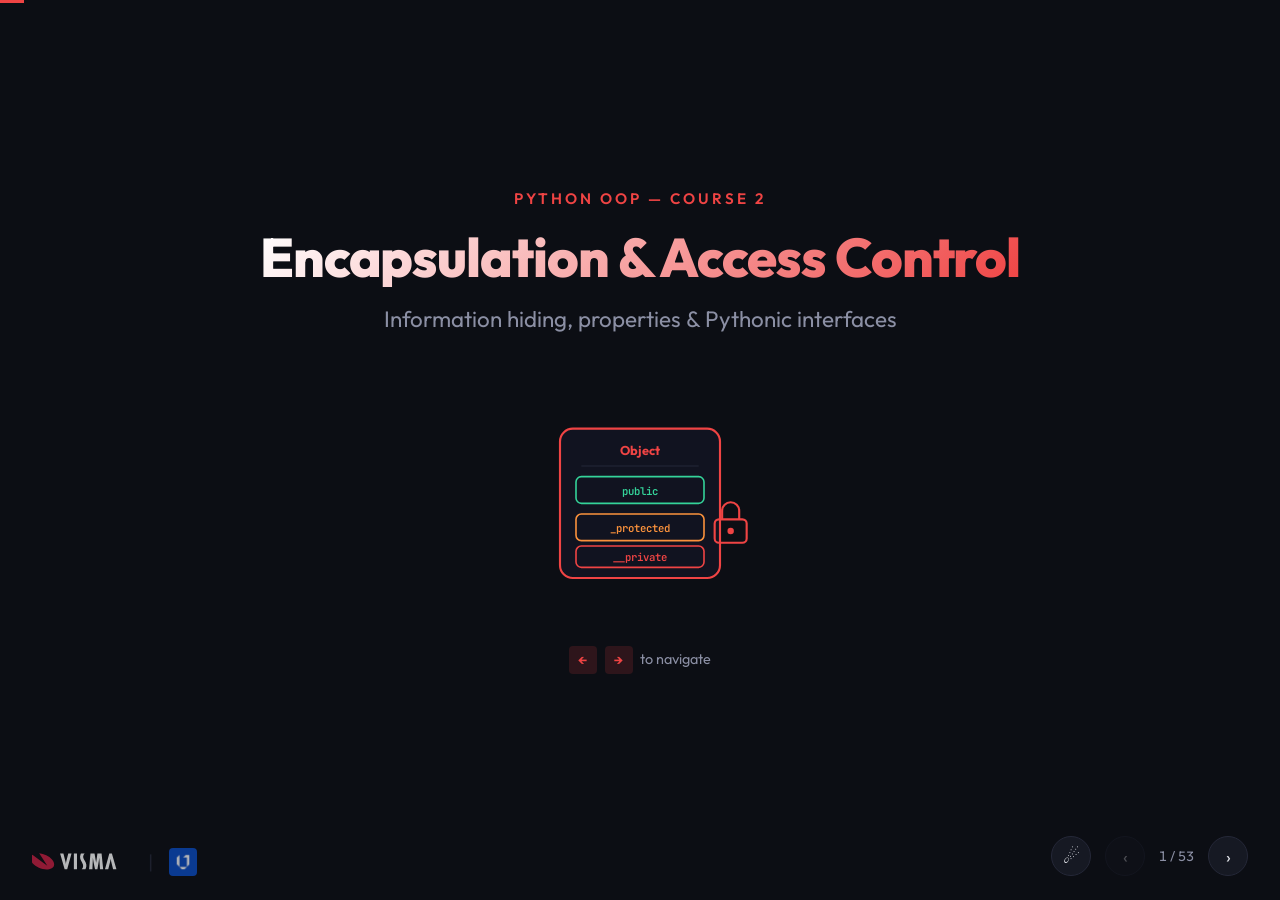
<file: 02-encapsulation.html>
<!DOCTYPE html>
<html lang="en">
<head>
<meta charset="UTF-8">
<meta name="viewport" content="width=device-width, initial-scale=1.0">
<title>Encapsulation & Access Control: Course 2 — Python OOP</title>
<link href="https://fonts.googleapis.com/css2?family=JetBrains+Mono:wght@400;600&family=Outfit:wght@300;400;600;700;800&display=swap" rel="stylesheet">
<link rel="icon" href="vgtu.jpg">
<link rel="stylesheet" href="shared.css">
<style>
  @keyframes timelineDot {
    from { opacity: 0; transform: scale(0); }
    to { opacity: 1; transform: scale(1); }
  }
  .timeline-dot-1 { animation: timelineDot 0.5s ease forwards; animation-delay: 0.5s; opacity: 0; }
  .timeline-dot-2 { animation: timelineDot 0.5s ease forwards; animation-delay: 1.5s; opacity: 0; }
  .timeline-dot-3 { animation: timelineDot 0.5s ease forwards; animation-delay: 2.5s; opacity: 0; }
  .timeline-dot-4 { animation: timelineDot 0.5s ease forwards; animation-delay: 3.5s; opacity: 0; }
  @keyframes timelineBar {
    from { width: 0; }
    to { width: 100%; }
  }
  @keyframes lockPulse {
    0%, 100% { opacity: 0.7; }
    50% { opacity: 1; }
  }
  .lock-pulse { animation: lockPulse 2s ease-in-out infinite; }
  @keyframes shieldIn {
    from { opacity: 0; transform: scale(0.5); }
    to { opacity: 1; transform: scale(1); }
  }
  .shield-node { animation: shieldIn 0.5s ease backwards; }
  .shield-node:nth-child(2) { animation-delay: 0.2s; }
  .shield-node:nth-child(3) { animation-delay: 0.4s; }
  .shield-node:nth-child(4) { animation-delay: 0.6s; }
</style>
</head>
<body>

<div class="mobile-warning">
  <svg width="64" height="64" viewBox="0 0 24 24" fill="none" stroke="var(--muted)" stroke-width="1.5" stroke-linecap="round" stroke-linejoin="round">
    <rect x="2" y="3" width="20" height="14" rx="2"/><line x1="8" y1="21" x2="16" y2="21"/><line x1="12" y1="17" x2="12" y2="21"/>
  </svg>
  <h2>Please use a larger screen</h2>
  <p>This presentation is designed for desktop or projector displays.</p>
  <a href="index.html">&larr; Back to curriculum</a>
</div>

<div class="progress" id="progress"></div>

<div class="visma-logo" style="display: flex; align-items: center; gap: 16px;">
  <svg width="100" height="24" viewBox="30 75 165 45" xmlns="http://www.w3.org/2000/svg">
    <path d="M32.228 81.327c8.803.852 18.458 5.253 23.996 11.643 7.099 8.093 4.686 16.187-5.396 18.032-10.081 1.988-23.996-3.123-31.095-11.217-5.396-6.248-5.253-12.495-.284-15.902l27.971 20.73-15.192-23.286z" fill="#c92043"/>
    <path d="M170.805 111.002l-3.549-14.199c-.428-1.703-.711-3.407-.994-4.969h-.143c-.283 1.704-.426 3.266-.852 5.111l-3.551 14.057h-6.105l8.094-29.533h4.828l8.52 29.533h-6.248zM77.663 81.469l3.55 14.198c.568 1.704.71 3.409.994 4.969h.142c.284-1.703.426-3.408.852-5.111l3.55-14.056h6.105l-8.093 29.533h-4.828l-8.519-29.533h6.247zM97.256 81.469h5.822v29.533h-5.822V81.469zM136.02 81.469L139 98.934l2.414-17.465h7.809l2.982 29.533h-5.963l-1.42-21.298-.994 7.241-2.414 14.057h-4.543l-2.84-14.199-.994-6.531v-.568h-.142l-.852 21.298h-6.248l2.557-29.533h7.668zM117.561 81.469c-.994.71-1.703 1.987-2.271 3.265-1.562 3.55.141 6.389 1.561 8.945.143.284.428.71.568 1.136 3.266 5.395 4.402 9.37 2.131 15.049l-.568 1.137h-7.1c.852-.711 1.703-1.703 2.129-2.84 1.705-3.834-.283-7.383-2.129-10.934-2.129-4.117-4.402-8.376-1.988-14.198.143-.568.711-1.562.711-1.562h6.956v.002z" fill="var(--heading)"/>
  </svg>
  <span style="color: var(--border); font-size: 1.2rem;">|</span>
  <img src="vgtu.jpg" alt="VILNIUS TECH" height="28" style="border-radius: 4px;">
</div>

<!-- ====== 1. TITLE ====== -->
<div class="slide active center">
  <p style="color: var(--accent); font-size: 0.95rem; font-weight: 600; letter-spacing: 3px; text-transform: uppercase; margin-bottom: 1rem;">PYTHON OOP &mdash; COURSE 2</p>
  <h1>Encapsulation &amp; Access Control</h1>
  <p class="subtitle">Information hiding, properties &amp; Pythonic interfaces</p>
  <div style="margin-top: 3rem;">
    <svg viewBox="0 0 300 180" width="320">
      <rect x="75" y="10" width="150" height="140" rx="12" fill="var(--code-bg)" stroke="var(--accent)" stroke-width="2"/>
      <text x="150" y="35" text-anchor="middle" fill="var(--accent)" font-size="12" font-weight="700" font-family="Outfit">Object</text>
      <line x1="95" y1="45" x2="205" y2="45" stroke="var(--border)" stroke-width="1"/>
      <rect x="90" y="55" width="120" height="25" rx="5" fill="var(--code-bg)" stroke="var(--green)" stroke-width="1.5"/>
      <text x="150" y="72" text-anchor="middle" fill="var(--green)" font-size="10" font-weight="600" font-family="JetBrains Mono, monospace">public</text>
      <rect x="90" y="90" width="120" height="25" rx="5" fill="var(--code-bg)" stroke="var(--orange)" stroke-width="1.5"/>
      <text x="150" y="107" text-anchor="middle" fill="var(--orange)" font-size="10" font-weight="600" font-family="JetBrains Mono, monospace">_protected</text>
      <rect x="90" y="120" width="120" height="20" rx="5" fill="var(--code-bg)" stroke="var(--accent)" stroke-width="1.5"/>
      <text x="150" y="134" text-anchor="middle" fill="var(--accent)" font-size="10" font-weight="600" font-family="JetBrains Mono, monospace">__private</text>
      <g class="lock-pulse">
        <rect x="220" y="95" width="30" height="22" rx="4" fill="none" stroke="var(--accent)" stroke-width="2"/>
        <path d="M227 95 V87 A8 8 0 0 1 243 87 V95" fill="none" stroke="var(--accent)" stroke-width="2"/>
        <circle cx="235" cy="106" r="3" fill="var(--accent)"/>
      </g>
    </svg>
  </div>
  <p style="color: var(--muted); font-size: 0.9rem; margin-top: 2rem;">
    <span class="tag">&larr;</span> <span class="tag">&rarr;</span> to navigate
  </p>
</div>

<!-- ====== 2. CURRICULUM ====== -->
<div class="slide">
  <h2>Course Curriculum</h2>
  <p style="color: var(--heading); margin-bottom: 1.5rem;">Where we are in the journey</p>
  <ul class="curriculum-list">
    <li>1. Classes &amp; Objects</li>
    <li class="current" style="color: var(--accent); font-weight: 600;">2. Encapsulation &amp; Access Control</li>
    <li>3. Inheritance</li>
    <li>4. Polymorphism &amp; PEP 8</li>
    <li>5. Composition &amp; Aggregation</li>
    <li>6. Exception Handling &amp; Logging</li>
    <li>7. SOLID Principles</li>
    <li>8. UML &amp; Design Patterns</li>
    <li>9. Design Patterns (2nd part)</li>
    <li>10. Testing &amp; TDD</li>
    <li>11. Libraries &amp; Frameworks</li>
    <li>12. Recap &amp; Consultation</li>
  </ul>
</div>

<!-- ====== 3. AGENDA ====== -->
<div class="slide">
  <h2>Agenda</h2>
  <ul>
    <li><strong>Recap quiz</strong> &mdash; review of Lecture 01</li>
    <li><strong>OOP History</strong> &mdash; from Simula to Python</li>
    <li><strong>Core concepts</strong> &mdash; data, behavior &amp; interaction</li>
    <li><strong>Abstraction</strong> &mdash; hiding complexity</li>
    <li><strong>Encapsulation</strong> &mdash; bundling data &amp; methods</li>
    <li><strong>Access control</strong> &mdash; public, protected &amp; private</li>
    <li><strong>Properties</strong> &mdash; @property decorator</li>
    <li><strong>Modules</strong> &mdash; organizing code</li>
    <li><strong>Recap</strong> &mdash; key takeaways</li>
  </ul>
</div>

<!-- ====== SECTION 2: RECAP QUIZ ====== -->

<!-- ====== 4. QUIZ 1 ====== -->
<div class="slide quiz-slide">
  <h2>Quiz Time! <span style="color: var(--muted); font-size: 1rem;">(Lecture 01)</span></h2>
  <p style="color: var(--accent); font-size: 1.1rem; font-weight: 600; margin-bottom: 1.5rem;">What is a class in Python?</p>
  <div class="two-col quiz-answers" style="margin-top: 2rem; max-width: 700px;">
    <div class="col quiz-answer" style="text-align: center;"><p style="font-size: 1.1rem; color: var(--green);">A) A variable that holds data</p></div>
    <div class="col quiz-answer correct" style="text-align: center;"><p style="font-size: 1.1rem; color: var(--green);"><strong>B) A blueprint for creating objects</strong></p></div>
    <div class="col quiz-answer" style="text-align: center;"><p style="font-size: 1.1rem; color: var(--green);">C) A built-in function</p></div>
    <div class="col quiz-answer" style="text-align: center;"><p style="font-size: 1.1rem; color: var(--green);">D) A type of loop</p></div>
  </div>
  <p class="quiz-explanation" style="color: var(--muted); margin-top: 1rem; font-size: 0.9rem;">A class is a <strong>blueprint</strong> that defines attributes and methods for creating objects</p>
</div>

<!-- ====== 5. RECAP: CLASSES ====== -->
<div class="slide">
  <div class="layout">
    <div class="text">
      <p style="color: var(--accent); font-size: 0.85rem; font-weight: 600; letter-spacing: 2px; text-transform: uppercase; margin-bottom: 0.5rem;">Recap: Lecture 01</p>
      <h2>Classes = Blueprints</h2>
      <ul>
        <li>A <strong>class</strong> defines <strong>attributes</strong> (data) and <strong>methods</strong> (behavior)</li>
        <li>Objects are <strong>instances</strong> created from a class</li>
        <li>Each object has its own copy of the data</li>
      </ul>
      <pre><span class="kw">class</span> <span class="cls">Book</span>:
    <span class="kw">def</span> <span class="fn">__init__</span>(<span class="par">self</span>, title, author):
        <span class="par">self</span>.title = title
        <span class="par">self</span>.author = author

b1 = <span class="cls">Book</span>(<span class="str">"Clean Code"</span>, <span class="str">"Martin"</span>)
b2 = <span class="cls">Book</span>(<span class="str">"Refactoring"</span>, <span class="str">"Fowler"</span>)</pre>
    </div>
    <div class="visual">
      <svg viewBox="0 0 300 300" width="280">
        <rect x="80" y="20" width="140" height="100" rx="10" fill="var(--code-bg)" stroke="var(--accent)" stroke-width="1.5" stroke-dasharray="8 4" opacity="0.5"/>
        <text x="150" y="50" text-anchor="middle" fill="var(--accent)" font-size="13" font-weight="700" font-family="Outfit">BLUEPRINT</text>
        <rect x="100" y="60" width="100" height="20" rx="5" fill="var(--code-bg)" stroke="var(--green)" stroke-width="1.5"/>
        <text x="150" y="74" text-anchor="middle" fill="var(--green)" font-size="9" font-weight="600">title, author</text>
        <rect x="100" y="88" width="100" height="20" rx="5" fill="var(--code-bg)" stroke="var(--cyan)" stroke-width="1.5"/>
        <text x="150" y="102" text-anchor="middle" fill="var(--cyan)" font-size="9" font-weight="600">__init__()</text>
        <line x1="150" y1="120" x2="75" y2="160" stroke="var(--muted)" stroke-width="1.2"/>
        <line x1="150" y1="120" x2="225" y2="160" stroke="var(--muted)" stroke-width="1.2"/>
        <rect x="30" y="160" width="90" height="40" rx="8" fill="var(--code-bg)" stroke="var(--cyan)" stroke-width="1.5"/>
        <text x="75" y="183" text-anchor="middle" fill="var(--cyan)" font-size="9" font-weight="600">b1</text>
        <rect x="180" y="160" width="90" height="40" rx="8" fill="var(--code-bg)" stroke="var(--green)" stroke-width="1.5"/>
        <text x="225" y="183" text-anchor="middle" fill="var(--green)" font-size="9" font-weight="600">b2</text>
      </svg>
    </div>
  </div>
</div>

<!-- ====== 6. QUIZ 2 ====== -->
<div class="slide quiz-slide">
  <h2>Quiz Time! <span style="color: var(--muted); font-size: 1rem;">(Lecture 01)</span></h2>
  <p style="color: var(--accent); font-size: 1.1rem; font-weight: 600; margin-bottom: 1.5rem;">What does <code style="color: var(--accent);">self</code> refer to inside a method?</p>
  <div class="two-col quiz-answers" style="margin-top: 2rem; max-width: 700px;">
    <div class="col quiz-answer" style="text-align: center;"><p style="font-size: 1.1rem; color: var(--green);">A) The class itself</p></div>
    <div class="col quiz-answer" style="text-align: center;"><p style="font-size: 1.1rem; color: var(--green);">B) The parent class</p></div>
    <div class="col quiz-answer correct" style="text-align: center;"><p style="font-size: 1.1rem; color: var(--green);"><strong>C) The current instance</strong></p></div>
    <div class="col quiz-answer" style="text-align: center;"><p style="font-size: 1.1rem; color: var(--green);">D) A global variable</p></div>
  </div>
  <p class="quiz-explanation" style="color: var(--muted); margin-top: 1rem; font-size: 0.9rem;"><code>self</code> refers to the specific object instance that called the method</p>
</div>

<!-- ====== 7. RECAP: SELF ====== -->
<div class="slide">
  <h2>The <span class="accent">self</span> Parameter</h2>
  <p style="color: var(--heading); font-size: 1.15rem; margin-bottom: 1rem;">A way for an object to refer to <strong>itself</strong></p>
  <div class="two-col">
    <div>
      <ul>
        <li><code style="color: var(--accent);">self</code> is the <strong>first parameter</strong> in every instance method</li>
        <li>It lets the method access the instance's <strong>attributes</strong> and other <strong>methods</strong></li>
        <li>Python passes it <strong>automatically</strong> when you call a method</li>
      </ul>
    </div>
    <div>
      <pre><span class="kw">class</span> <span class="cls">Person</span>:
    <span class="kw">def</span> <span class="fn">__init__</span>(<span class="par">self</span>, name, age):
        <span class="par">self</span>.name = name
        <span class="par">self</span>.age = age

    <span class="kw">def</span> <span class="fn">greet</span>(<span class="par">self</span>):
        <span class="fn">print</span>(<span class="str">f"Hi, I'm {self.name}"</span>)

p = <span class="cls">Person</span>(<span class="str">"Alice"</span>, <span class="num">30</span>)
p.<span class="fn">greet</span>()
<span class="cm"># Hi, I'm Alice</span></pre>
    </div>
  </div>
</div>

<!-- ====== 8. QUIZ 3 ====== -->
<div class="slide quiz-slide">
  <h2>Quiz Time! <span style="color: var(--muted); font-size: 1rem;">(Lecture 01)</span></h2>
  <p style="color: var(--accent); font-size: 1.1rem; font-weight: 600; margin-bottom: 1.5rem;">What is the process of creating an object from a class called?</p>
  <div class="two-col quiz-answers" style="margin-top: 2rem; max-width: 700px;">
    <div class="col quiz-answer" style="text-align: center;"><p style="font-size: 1.1rem; color: var(--green);">A) Compilation</p></div>
    <div class="col quiz-answer correct" style="text-align: center;"><p style="font-size: 1.1rem; color: var(--green);"><strong>B) Instantiation</strong></p></div>
    <div class="col quiz-answer" style="text-align: center;"><p style="font-size: 1.1rem; color: var(--green);">C) Inheritance</p></div>
    <div class="col quiz-answer" style="text-align: center;"><p style="font-size: 1.1rem; color: var(--green);">D) Encapsulation</p></div>
  </div>
  <p class="quiz-explanation" style="color: var(--muted); margin-top: 1rem; font-size: 0.9rem;">Creating an object from a class is called <strong>instantiation</strong> &mdash; the object is an instance of the class</p>
</div>

<!-- ====== 9. QUIZ 4 ====== -->
<div class="slide quiz-slide">
  <h2>Quiz Time! <span style="color: var(--muted); font-size: 1rem;">(Lecture 01)</span></h2>
  <p style="color: var(--accent); font-size: 1.1rem; font-weight: 600; margin-bottom: 1.5rem;">Which magic method is called when you use <code style="color: var(--accent);">len()</code> on an object?</p>
  <div class="two-col quiz-answers" style="margin-top: 2rem; max-width: 700px;">
    <div class="col quiz-answer" style="text-align: center;"><p style="font-size: 1.1rem; color: var(--green);">A) __str__</p></div>
    <div class="col quiz-answer" style="text-align: center;"><p style="font-size: 1.1rem; color: var(--green);">B) __init__</p></div>
    <div class="col quiz-answer correct" style="text-align: center;"><p style="font-size: 1.1rem; color: var(--green);"><strong>C) __len__</strong></p></div>
    <div class="col quiz-answer" style="text-align: center;"><p style="font-size: 1.1rem; color: var(--green);">D) __repr__</p></div>
  </div>
  <p class="quiz-explanation" style="color: var(--muted); margin-top: 1rem; font-size: 0.9rem;">Python calls <code>__len__</code> when you use the built-in <code>len()</code> function on an object</p>
</div>

<!-- ====== 10. QUIZ 5 ====== -->
<div class="slide quiz-slide">
  <h2>Quiz Time! <span style="color: var(--muted); font-size: 1rem;">(Lecture 01)</span></h2>
  <p style="color: var(--accent); font-size: 1.1rem; font-weight: 600; margin-bottom: 1.5rem;">What's the output?</p>
  <pre style="max-width: 500px; margin: 0 auto 1.5rem;"><span class="kw">class</span> <span class="cls">Dog</span>:
    <span class="kw">def</span> <span class="fn">__init__</span>(<span class="par">self</span>, name):
        <span class="par">self</span>.name = name

    <span class="kw">def</span> <span class="fn">__str__</span>(<span class="par">self</span>):
        <span class="kw">return</span> <span class="str">f"Dog: {self.name}"</span>

buddy = <span class="cls">Dog</span>(<span class="str">"Buddy"</span>)
<span class="fn">print</span>(buddy)</pre>
  <div class="two-col quiz-answers" style="margin-top: 1rem; max-width: 700px;">
    <div class="col quiz-answer" style="text-align: center;"><p style="font-size: 1.1rem; color: var(--green);">A) Buddy</p></div>
    <div class="col quiz-answer correct" style="text-align: center;"><p style="font-size: 1.1rem; color: var(--green);"><strong>B) Dog: Buddy</strong></p></div>
    <div class="col quiz-answer" style="text-align: center;"><p style="font-size: 1.1rem; color: var(--green);">C) &lt;Dog object&gt;</p></div>
    <div class="col quiz-answer" style="text-align: center;"><p style="font-size: 1.1rem; color: var(--green);">D) Error</p></div>
  </div>
  <p class="quiz-explanation" style="color: var(--muted); margin-top: 1rem; font-size: 0.9rem;"><code>print()</code> calls <code>__str__</code>, which returns <strong>"Dog: Buddy"</strong></p>
</div>

<!-- ====== SECTION 3: OOP HISTORY ====== -->

<!-- ====== 11. OOP TIMELINE ====== -->
<div class="slide center">
  <h2>OOP Timeline</h2>
  <p style="color: var(--heading); margin-bottom: 2rem;">The evolution of object-oriented programming</p>
  <svg viewBox="0 0 700 160" width="680">
    <line x1="50" y1="80" x2="650" y2="80" stroke="var(--border)" stroke-width="2"/>
    <g class="timeline-dot-1">
      <circle cx="130" cy="80" r="12" fill="var(--accent)" opacity="0.9"/>
      <text x="130" y="84" text-anchor="middle" fill="var(--bg)" font-size="10" font-weight="700" font-family="Outfit">60s</text>
      <text x="130" y="115" text-anchor="middle" fill="var(--heading)" font-size="11" font-weight="600" font-family="Outfit">Simula</text>
      <text x="130" y="130" text-anchor="middle" fill="var(--muted)" font-size="9" font-family="Outfit">First OOP language</text>
    </g>
    <g class="timeline-dot-2">
      <circle cx="290" cy="80" r="12" fill="var(--green)" opacity="0.9"/>
      <text x="290" y="84" text-anchor="middle" fill="var(--bg)" font-size="10" font-weight="700" font-family="Outfit">70s</text>
      <text x="290" y="55" text-anchor="middle" fill="var(--heading)" font-size="11" font-weight="600" font-family="Outfit">Smalltalk</text>
      <text x="290" y="40" text-anchor="middle" fill="var(--muted)" font-size="9" font-family="Outfit">Everything is an object</text>
    </g>
    <g class="timeline-dot-3">
      <circle cx="450" cy="80" r="12" fill="var(--orange)" opacity="0.9"/>
      <text x="450" y="84" text-anchor="middle" fill="var(--bg)" font-size="10" font-weight="700" font-family="Outfit">80-90s</text>
      <text x="450" y="115" text-anchor="middle" fill="var(--heading)" font-size="11" font-weight="600" font-family="Outfit">C++ / Java</text>
      <text x="450" y="130" text-anchor="middle" fill="var(--muted)" font-size="9" font-family="Outfit">OOP goes mainstream</text>
    </g>
    <g class="timeline-dot-4">
      <circle cx="590" cy="80" r="12" fill="var(--cyan)" opacity="0.9"/>
      <text x="590" y="84" text-anchor="middle" fill="var(--bg)" font-size="10" font-weight="700" font-family="Outfit">00s</text>
      <text x="590" y="55" text-anchor="middle" fill="var(--heading)" font-size="11" font-weight="600" font-family="Outfit">Python</text>
      <text x="590" y="40" text-anchor="middle" fill="var(--muted)" font-size="9" font-family="Outfit">Multi-paradigm</text>
    </g>
  </svg>
</div>

<!-- ====== 12. 1960s SIMULA ====== -->
<div class="slide">
  <h2><span style="color: var(--accent);">[1960s]</span> Simula</h2>
  <div class="layout">
    <div class="text">
      <ul>
        <li>Created by <strong>Ole-Johan Dahl</strong> &amp; <strong>Kristen Nygaard</strong></li>
        <li>Developed at the <strong>Norwegian Computing Center</strong></li>
        <li>Originally designed for <strong>ship simulations</strong></li>
        <li>Introduced <strong>classes</strong>, <strong>objects</strong>, <strong>inheritance</strong> and <strong>virtual methods</strong></li>
        <li>The first language to support object-oriented concepts</li>
      </ul>
    </div>
    <div class="visual">
      <svg viewBox="0 0 260 200" width="240">
        <rect x="60" y="20" width="140" height="70" rx="10" fill="var(--code-bg)" stroke="var(--accent)" stroke-width="1.5"/>
        <text x="130" y="50" text-anchor="middle" fill="var(--accent)" font-size="14" font-weight="700" font-family="Outfit">Simula</text>
        <text x="130" y="72" text-anchor="middle" fill="var(--muted)" font-size="10" font-family="Outfit">1967 &mdash; Norway</text>
        <text x="130" y="120" text-anchor="middle" fill="var(--heading)" font-size="11" font-weight="600" font-family="Outfit">classes + objects + inheritance</text>
        <text x="130" y="150" text-anchor="middle" fill="var(--muted)" font-size="10" font-family="Outfit">Dahl &amp; Nygaard</text>
      </svg>
    </div>
  </div>
</div>

<!-- ====== 13. SIMULA CODE ====== -->
<div class="slide">
  <h2>Simula Code Example</h2>
  <p style="color: var(--heading); margin-bottom: 1rem;">A BankAccount in Simula syntax (1967)</p>
  <pre style="max-width: 550px;">Class BankAccount;
Begin
    Real balance;

    Procedure Deposit(amount);
        Real amount;
    Begin
        balance := balance + amount;
    End;

    Procedure Withdraw(amount);
        Real amount;
    Begin
        balance := balance - amount;
    End;
End;</pre>
  <div class="callout">Already looks familiar &mdash; classes, methods, attributes!</div>
</div>

<!-- ====== 14. 1970s SMALLTALK ====== -->
<div class="slide">
  <h2><span style="color: var(--green);">[1970s]</span> Smalltalk</h2>
  <div class="layout">
    <div class="text">
      <ul>
        <li>Created by <strong>Alan Kay</strong> at <strong>Xerox PARC</strong></li>
        <li>Coined the term <strong>"object-oriented programming"</strong></li>
        <li><strong>Everything</strong> is an object &mdash; even numbers, booleans, classes</li>
        <li>Introduced <strong>message passing</strong> between objects</li>
        <li>Influenced virtually every modern OOP language</li>
      </ul>
    </div>
    <div class="visual">
      <svg viewBox="0 0 260 200" width="240">
        <rect x="60" y="20" width="140" height="70" rx="10" fill="var(--code-bg)" stroke="var(--green)" stroke-width="1.5"/>
        <text x="130" y="50" text-anchor="middle" fill="var(--green)" font-size="14" font-weight="700" font-family="Outfit">Smalltalk</text>
        <text x="130" y="72" text-anchor="middle" fill="var(--muted)" font-size="10" font-family="Outfit">1972 &mdash; Xerox PARC</text>
        <text x="130" y="120" text-anchor="middle" fill="var(--heading)" font-size="11" font-weight="600" font-family="Outfit">"everything is an object"</text>
        <text x="130" y="150" text-anchor="middle" fill="var(--muted)" font-size="10" font-family="Outfit">Alan Kay</text>
      </svg>
    </div>
  </div>
</div>

<!-- ====== 15. SMALLTALK CODE ====== -->
<div class="slide">
  <h2>Smalltalk Code Example</h2>
  <p style="color: var(--heading); margin-bottom: 1rem;">A BankAccount in Smalltalk syntax</p>
  <pre style="max-width: 550px;">Object subclass: #BankAccount
    instanceVariableNames: 'balance'.

BankAccount >> initialize
    balance := 0.

BankAccount >> deposit: amount
    balance := balance + amount.

BankAccount >> withdraw: amount
    balance := balance - amount.</pre>
  <div class="callout">Message passing: <code>account deposit: 100</code> sends the message "deposit:" to the object</div>
</div>

<!-- ====== 16. 1980s ====== -->
<div class="slide">
  <h2><span style="color: var(--orange);">[1980s]</span> OOP Goes Mainstream</h2>
  <ul>
    <li><strong>C++</strong> (1979/1983) &mdash; Bjarne Stroustrup, "C with Classes"</li>
    <li><strong>Objective-C</strong> (1984) &mdash; Smalltalk-inspired, later adopted by Apple</li>
    <li><strong>Eiffel</strong> (1986) &mdash; Bertrand Meyer, "Design by Contract"</li>
  </ul>
  <div class="callout" style="margin-top: 2rem;">OOP becomes the <strong>dominant paradigm</strong> in industry software development</div>
</div>

<!-- ====== 17. 1990s ====== -->
<div class="slide">
  <h2><span style="color: var(--orange);">[1990s]</span> Standardization</h2>
  <ul>
    <li><strong>Java</strong> (1995) &mdash; Sun Microsystems, "Write Once, Run Anywhere"</li>
    <li><strong>UML</strong> (1997) &mdash; Unified Modeling Language for OOP design</li>
    <li><strong>Design Patterns</strong> (1994) &mdash; Gang of Four book</li>
    <li><strong>Python</strong> (1991) &mdash; Guido van Rossum, multi-paradigm from the start</li>
  </ul>
  <div class="callout" style="margin-top: 2rem;">OOP matures with <strong>formal standards</strong> and <strong>best practices</strong></div>
</div>

<!-- ====== 18. 2000s ====== -->
<div class="slide">
  <h2><span style="color: var(--cyan);">[2000s+]</span> Modern Multi-Paradigm</h2>
  <ul>
    <li><strong>C#</strong> (2000) &mdash; Microsoft's answer to Java</li>
    <li><strong>Swift</strong> (2014) &mdash; Apple, protocol-oriented programming</li>
    <li><strong>Python 3</strong> (2008) &mdash; everything inherits from <code>object</code></li>
    <li><strong>Multi-paradigm</strong> &mdash; blend OOP with functional &amp; procedural</li>
  </ul>
  <div class="callout" style="margin-top: 2rem;">Modern languages are <strong>multi-paradigm</strong> &mdash; OOP is one tool among many</div>
</div>

<!-- ====== SECTION 4: OOP CORE CONCEPTS ====== -->

<!-- ====== 19. SECTION DIVIDER ====== -->
<div class="slide center">
  <p style="color: var(--accent); font-size: 0.85rem; font-weight: 600; letter-spacing: 3px; text-transform: uppercase; margin-bottom: 1rem;">SECTION</p>
  <h1>So... what's OOP?</h1>
  <p class="subtitle">Motivation &amp; core concepts</p>
</div>

<!-- ====== 20. DATA ====== -->
<div class="slide">
  <h2>Data &mdash; The <span class="accent">Nouns</span> of Software</h2>
  <div class="layout">
    <div class="text">
      <ul>
        <li>Data represents <strong>things</strong> in your program</li>
        <li>A user's name, age, email</li>
        <li>A product's price, stock count</li>
        <li>In OOP: data lives as <strong>attributes</strong> inside objects</li>
      </ul>
    </div>
    <div class="visual">
      <svg viewBox="0 0 260 160" width="240">
        <rect x="50" y="20" width="160" height="120" rx="10" fill="var(--code-bg)" stroke="var(--green)" stroke-width="1.5"/>
        <text x="130" y="50" text-anchor="middle" fill="var(--green)" font-size="12" font-weight="700" font-family="Outfit">DATA</text>
        <text x="130" y="75" text-anchor="middle" fill="var(--heading)" font-size="10" font-family="JetBrains Mono, monospace">name = "Alice"</text>
        <text x="130" y="95" text-anchor="middle" fill="var(--heading)" font-size="10" font-family="JetBrains Mono, monospace">age = 30</text>
        <text x="130" y="115" text-anchor="middle" fill="var(--heading)" font-size="10" font-family="JetBrains Mono, monospace">email = "a@b.com"</text>
      </svg>
    </div>
  </div>
</div>

<!-- ====== 21. BEHAVIOR ====== -->
<div class="slide">
  <h2>Behavior &mdash; The <span class="accent">Verbs</span> of Software</h2>
  <div class="layout">
    <div class="text">
      <ul>
        <li>Behavior represents <strong>actions</strong> your program can perform</li>
        <li>Login, send email, calculate total</li>
        <li>In OOP: behavior lives as <strong>methods</strong> inside objects</li>
        <li>Methods <strong>operate on</strong> the object's data</li>
      </ul>
    </div>
    <div class="visual">
      <svg viewBox="0 0 260 160" width="240">
        <rect x="50" y="20" width="160" height="120" rx="10" fill="var(--code-bg)" stroke="var(--cyan)" stroke-width="1.5"/>
        <text x="130" y="50" text-anchor="middle" fill="var(--cyan)" font-size="12" font-weight="700" font-family="Outfit">BEHAVIOR</text>
        <text x="130" y="75" text-anchor="middle" fill="var(--heading)" font-size="10" font-family="JetBrains Mono, monospace">login()</text>
        <text x="130" y="95" text-anchor="middle" fill="var(--heading)" font-size="10" font-family="JetBrains Mono, monospace">send_email()</text>
        <text x="130" y="115" text-anchor="middle" fill="var(--heading)" font-size="10" font-family="JetBrains Mono, monospace">calculate()</text>
      </svg>
    </div>
  </div>
</div>

<!-- ====== 22. INTERACTION ====== -->
<div class="slide">
  <h2>Data + Behavior = <span class="accent">Object</span></h2>
  <div class="layout">
    <div class="text">
      <ul>
        <li>OOP <strong>bundles</strong> data and behavior together</li>
        <li>An object <strong>knows</strong> its data and <strong>knows how</strong> to act on it</li>
        <li>This bundling is called <strong>encapsulation</strong></li>
      </ul>
    </div>
    <div class="visual">
      <svg viewBox="0 0 280 200" width="260">
        <rect x="50" y="10" width="180" height="180" rx="12" fill="var(--code-bg)" stroke="var(--accent)" stroke-width="2"/>
        <text x="140" y="35" text-anchor="middle" fill="var(--accent)" font-size="13" font-weight="700" font-family="Outfit">OBJECT</text>
        <rect x="70" y="50" width="140" height="50" rx="8" fill="var(--code-bg)" stroke="var(--green)" stroke-width="1.5"/>
        <text x="140" y="72" text-anchor="middle" fill="var(--green)" font-size="11" font-weight="600">Data (attributes)</text>
        <text x="140" y="88" text-anchor="middle" fill="var(--muted)" font-size="9">name, age, email</text>
        <rect x="70" y="115" width="140" height="50" rx="8" fill="var(--code-bg)" stroke="var(--cyan)" stroke-width="1.5"/>
        <text x="140" y="137" text-anchor="middle" fill="var(--cyan)" font-size="11" font-weight="600">Behavior (methods)</text>
        <text x="140" y="153" text-anchor="middle" fill="var(--muted)" font-size="9">login(), send_email()</text>
      </svg>
    </div>
  </div>
</div>

<!-- ====== 23. 4 CHARACTERISTICS ====== -->
<div class="slide">
  <h2>Four Pillars of OOP</h2>
  <p style="color: var(--heading); margin-bottom: 2rem;">The core characteristics of object-oriented programming</p>
  <div class="two-col" style="max-width: 800px;">
    <div class="col" style="text-align: center; padding: 1.5rem;">
      <p style="font-size: 2rem; margin-bottom: 0.5rem;">&#128737;</p>
      <p style="color: var(--accent); font-weight: 700; font-size: 1.1rem;">Abstraction</p>
      <p style="color: var(--muted); font-size: 0.85rem;">Hide complexity, show essentials</p>
    </div>
    <div class="col" style="text-align: center; padding: 1.5rem;">
      <p style="font-size: 2rem; margin-bottom: 0.5rem;">&#128274;</p>
      <p style="color: var(--green); font-weight: 700; font-size: 1.1rem;">Encapsulation</p>
      <p style="color: var(--muted); font-size: 0.85rem;">Bundle data &amp; restrict access</p>
    </div>
    <div class="col" style="text-align: center; padding: 1.5rem;">
      <p style="font-size: 2rem; margin-bottom: 0.5rem;">&#128257;</p>
      <p style="color: var(--orange); font-weight: 700; font-size: 1.1rem;">Polymorphism</p>
      <p style="color: var(--muted); font-size: 0.85rem;">One interface, many forms</p>
    </div>
    <div class="col" style="text-align: center; padding: 1.5rem;">
      <p style="font-size: 2rem; margin-bottom: 0.5rem;">&#128194;</p>
      <p style="color: var(--cyan); font-weight: 700; font-size: 1.1rem;">Inheritance</p>
      <p style="color: var(--muted); font-size: 0.85rem;">Reuse &amp; extend existing code</p>
    </div>
  </div>
</div>

<!-- ====== SECTION 5: ABSTRACTION ====== -->

<!-- ====== 24. CAR EXAMPLE ====== -->
<div class="slide">
  <h2>Abstraction: <span class="accent">Car</span> Example</h2>
  <div class="two-col">
    <div class="col" style="text-align: center;">
      <p style="font-size: 2.5rem; margin-bottom: 1rem;">&#128663;</p>
      <p style="color: var(--green); font-weight: 700; margin-bottom: 0.5rem;">What you see</p>
      <ul style="text-align: left;">
        <li>Steering wheel</li>
        <li>Gas pedal</li>
        <li>Dashboard</li>
      </ul>
    </div>
    <div class="col" style="text-align: center;">
      <p style="font-size: 2.5rem; margin-bottom: 1rem;">&#9881;</p>
      <p style="color: var(--accent); font-weight: 700; margin-bottom: 0.5rem;">What's hidden</p>
      <ul style="text-align: left;">
        <li>Engine internals</li>
        <li>Fuel injection system</li>
        <li>Transmission gears</li>
      </ul>
    </div>
  </div>
  <div class="callout" style="margin-top: 2rem;">Abstraction = expose a <strong>simple interface</strong>, hide the <strong>complex implementation</strong></div>
</div>

<!-- ====== 25. CAR CODE ====== -->
<div class="slide">
  <h2>Abstraction in Python</h2>
  <pre><span class="kw">class</span> <span class="cls">Car</span>:
    <span class="kw">def</span> <span class="fn">__init__</span>(<span class="par">self</span>, model, fuel):
        <span class="par">self</span>.model = model
        <span class="par">self</span>._fuel = fuel

    <span class="kw">def</span> <span class="fn">drive</span>(<span class="par">self</span>, distance):
        consumption = <span class="par">self</span>.<span class="fn">_calculate_fuel_consumption</span>(distance)
        <span class="par">self</span>._fuel -= consumption
        <span class="fn">print</span>(<span class="str">f"Drove {distance}km, fuel left: {self._fuel}L"</span>)

    <span class="kw">def</span> <span class="fn">_calculate_fuel_consumption</span>(<span class="par">self</span>, distance):
        <span class="kw">return</span> distance * <span class="num">0.08</span>

car = <span class="cls">Car</span>(<span class="str">"Tesla"</span>, <span class="num">50</span>)
car.<span class="fn">drive</span>(<span class="num">100</span>)  <span class="cm"># Simple public interface</span></pre>
  <div class="callout"><code>drive()</code> is public &mdash; <code>_calculate_fuel_consumption()</code> is an internal detail</div>
</div>

<!-- ====== 26. TV EXAMPLE ====== -->
<div class="slide">
  <h2>Abstraction: <span class="accent">TV</span> Example</h2>
  <div class="two-col">
    <div class="col" style="text-align: center;">
      <p style="font-size: 2.5rem; margin-bottom: 1rem;">&#128250;</p>
      <p style="color: var(--green); font-weight: 700; margin-bottom: 0.5rem;">Remote Control (Interface)</p>
      <ul style="text-align: left;">
        <li>Power on/off</li>
        <li>Change channel</li>
        <li>Adjust volume</li>
      </ul>
    </div>
    <div class="col" style="text-align: center;">
      <p style="font-size: 2.5rem; margin-bottom: 1rem;">&#128268;</p>
      <p style="color: var(--accent); font-weight: 700; margin-bottom: 0.5rem;">Internal Circuitry (Hidden)</p>
      <ul style="text-align: left;">
        <li>Signal processing</li>
        <li>LED matrix control</li>
        <li>Power regulation</li>
      </ul>
    </div>
  </div>
</div>

<!-- ====== 27. BANK ACCOUNT EXAMPLE ====== -->
<div class="slide">
  <h2>Abstraction: <span class="accent">Bank Account</span></h2>
  <div class="two-col">
    <div class="col" style="text-align: center;">
      <p style="font-size: 2.5rem; margin-bottom: 1rem;">&#127974;</p>
      <p style="color: var(--green); font-weight: 700; margin-bottom: 0.5rem;">Simple Interface</p>
      <ul style="text-align: left;">
        <li>deposit()</li>
        <li>withdraw()</li>
        <li>get_balance()</li>
      </ul>
    </div>
    <div class="col" style="text-align: center;">
      <p style="font-size: 2.5rem; margin-bottom: 1rem;">&#128274;</p>
      <p style="color: var(--accent); font-weight: 700; margin-bottom: 0.5rem;">Complex Backend</p>
      <ul style="text-align: left;">
        <li>Fraud detection</li>
        <li>Transaction logging</li>
        <li>Interest calculations</li>
      </ul>
    </div>
  </div>
  <div class="callout" style="margin-top: 2rem;">Users don't need to know <strong>how</strong> it works &mdash; just <strong>what</strong> it does</div>
</div>

<!-- ====== SECTION 6: ENCAPSULATION & ACCESS CONTROL ====== -->

<!-- ====== 28. INFORMATION HIDING ====== -->
<div class="slide">
  <h2>Encapsulation: <span class="accent">Information Hiding</span></h2>
  <div class="layout">
    <div class="text">
      <ul>
        <li><strong>Encapsulation</strong> = bundling data + methods that operate on that data</li>
        <li><strong>Information hiding</strong> = restricting direct access to internal state</li>
        <li>External code interacts only through <strong>public methods</strong></li>
        <li>Internal data is <strong>protected</strong> from accidental modification</li>
      </ul>
    </div>
    <div class="visual">
      <svg viewBox="0 0 260 200" width="240">
        <rect x="30" y="10" width="200" height="180" rx="12" fill="var(--code-bg)" stroke="var(--accent)" stroke-width="2"/>
        <text x="130" y="35" text-anchor="middle" fill="var(--accent)" font-size="12" font-weight="700" font-family="Outfit">ENCAPSULATED OBJECT</text>
        <rect x="50" y="50" width="160" height="30" rx="6" fill="var(--code-bg)" stroke="var(--green)" stroke-width="1.5"/>
        <text x="130" y="70" text-anchor="middle" fill="var(--green)" font-size="10" font-weight="600">public methods()</text>
        <rect x="70" y="100" width="120" height="30" rx="6" fill="var(--code-bg)" stroke="var(--orange)" stroke-width="1.5"/>
        <text x="130" y="120" text-anchor="middle" fill="var(--orange)" font-size="10" font-weight="600">_protected data</text>
        <rect x="90" y="145" width="80" height="30" rx="6" fill="var(--code-bg)" stroke="var(--accent)" stroke-width="1.5"/>
        <text x="130" y="165" text-anchor="middle" fill="var(--accent)" font-size="10" font-weight="600">__private</text>
      </svg>
    </div>
  </div>
</div>

<!-- ====== 29. ACCESS CONTROL SVG ====== -->
<div class="slide center">
  <h2>Access Control: <span class="accent">House Analogy</span></h2>
  <p style="color: var(--heading); margin-bottom: 2rem;">Three levels of access in Python</p>
  <svg viewBox="0 0 660 200" width="640">
    <rect x="20" y="20" width="180" height="160" rx="12" fill="var(--code-bg)" stroke="var(--green)" stroke-width="2.5"/>
    <text x="110" y="55" text-anchor="middle" fill="var(--green)" font-size="14" font-weight="700" font-family="Outfit">Public</text>
    <text x="110" y="100" text-anchor="middle" font-size="40">&#127968;</text>
    <text x="110" y="140" text-anchor="middle" fill="var(--green)" font-size="11" font-family="JetBrains Mono, monospace">self.name</text>
    <text x="110" y="160" text-anchor="middle" fill="var(--muted)" font-size="10" font-family="Outfit">Front Yard</text>

    <rect x="240" y="20" width="180" height="160" rx="12" fill="var(--code-bg)" stroke="var(--orange)" stroke-width="2.5"/>
    <text x="330" y="55" text-anchor="middle" fill="var(--orange)" font-size="14" font-weight="700" font-family="Outfit">Protected</text>
    <text x="330" y="100" text-anchor="middle" font-size="40">&#128715;</text>
    <text x="330" y="140" text-anchor="middle" fill="var(--orange)" font-size="11" font-family="JetBrains Mono, monospace">self._name</text>
    <text x="330" y="160" text-anchor="middle" fill="var(--muted)" font-size="10" font-family="Outfit">Living Room</text>

    <rect x="460" y="20" width="180" height="160" rx="12" fill="var(--code-bg)" stroke="var(--accent)" stroke-width="2.5"/>
    <text x="550" y="55" text-anchor="middle" fill="var(--accent)" font-size="14" font-weight="700" font-family="Outfit">Private</text>
    <text x="550" y="100" text-anchor="middle" font-size="40">&#128716;</text>
    <text x="550" y="140" text-anchor="middle" fill="var(--accent)" font-size="11" font-family="JetBrains Mono, monospace">self.__name</text>
    <text x="550" y="160" text-anchor="middle" fill="var(--muted)" font-size="10" font-family="Outfit">Bedroom</text>
  </svg>
</div>

<!-- ====== 30. ACCESS CONTROL OVERVIEW ====== -->
<div class="slide">
  <h2>Access Control in Python</h2>
  <p style="color: var(--heading); margin-bottom: 1.5rem;">Python uses <strong>naming conventions</strong>, not strict enforcement</p>
  <table style="width: 100%; max-width: 700px; border-collapse: collapse;">
    <thead>
      <tr>
        <th style="text-align: left; padding: 0.75rem; border-bottom: 2px solid var(--border); color: var(--heading);">Prefix</th>
        <th style="text-align: left; padding: 0.75rem; border-bottom: 2px solid var(--border); color: var(--heading);">Level</th>
        <th style="text-align: left; padding: 0.75rem; border-bottom: 2px solid var(--border); color: var(--heading);">Meaning</th>
      </tr>
    </thead>
    <tbody>
      <tr>
        <td style="padding: 0.75rem; border-bottom: 1px solid var(--border);"><code style="color: var(--green);">name</code></td>
        <td style="padding: 0.75rem; border-bottom: 1px solid var(--border); color: var(--green);">Public</td>
        <td style="padding: 0.75rem; border-bottom: 1px solid var(--border); color: var(--muted);">Accessible from anywhere</td>
      </tr>
      <tr>
        <td style="padding: 0.75rem; border-bottom: 1px solid var(--border);"><code style="color: var(--orange);">_name</code></td>
        <td style="padding: 0.75rem; border-bottom: 1px solid var(--border); color: var(--orange);">Protected</td>
        <td style="padding: 0.75rem; border-bottom: 1px solid var(--border); color: var(--muted);">Convention: internal use only</td>
      </tr>
      <tr>
        <td style="padding: 0.75rem;"><code style="color: var(--accent);">__name</code></td>
        <td style="padding: 0.75rem; color: var(--accent);">Private</td>
        <td style="padding: 0.75rem; color: var(--muted);">Name mangling applied</td>
      </tr>
    </tbody>
  </table>
</div>

<!-- ====== 31. PUBLIC EXAMPLE ====== -->
<div class="slide">
  <h2><span style="color: var(--green);">Public</span> Attributes</h2>
  <pre><span class="kw">class</span> <span class="cls">Car</span>:
    <span class="kw">def</span> <span class="fn">__init__</span>(<span class="par">self</span>, model):
        <span class="par">self</span>.model = model
        <span class="par">self</span>.engine_status = <span class="str">"off"</span>

    <span class="kw">def</span> <span class="fn">start</span>(<span class="par">self</span>):
        <span class="par">self</span>.engine_status = <span class="str">"running"</span>

car = <span class="cls">Car</span>(<span class="str">"Toyota"</span>)
<span class="fn">print</span>(car.engine_status)   <span class="cm"># "off"</span>
car.<span class="fn">start</span>()
<span class="fn">print</span>(car.engine_status)   <span class="cm"># "running"</span>
car.engine_status = <span class="str">"broken"</span>  <span class="cm"># Anyone can modify!</span></pre>
  <div class="callout">Public attributes can be accessed and modified by <strong>anyone</strong> &mdash; no restrictions</div>
</div>

<!-- ====== 32. PROTECTED EXAMPLE ====== -->
<div class="slide">
  <h2><span style="color: var(--orange);">Protected</span> Attributes</h2>
  <pre><span class="kw">class</span> <span class="cls">Car</span>:
    <span class="kw">def</span> <span class="fn">__init__</span>(<span class="par">self</span>, model, fuel):
        <span class="par">self</span>.model = model
        <span class="par">self</span>._fuel_level = fuel

    <span class="kw">def</span> <span class="fn">drive</span>(<span class="par">self</span>, distance):
        <span class="par">self</span>._fuel_level -= distance * <span class="num">0.08</span>

    <span class="kw">def</span> <span class="fn">get_fuel</span>(<span class="par">self</span>):
        <span class="kw">return</span> <span class="par">self</span>._fuel_level

car = <span class="cls">Car</span>(<span class="str">"Toyota"</span>, <span class="num">50</span>)
<span class="fn">print</span>(car._fuel_level)  <span class="cm"># Works, but convention says: don't!</span></pre>
  <div class="callout">Single underscore <code>_</code> = "I'm internal, please don't touch me directly"</div>
</div>

<!-- ====== 33. PRIVATE EXAMPLE ====== -->
<div class="slide">
  <h2><span style="color: var(--accent);">Private</span> Attributes</h2>
  <pre><span class="kw">class</span> <span class="cls">Car</span>:
    <span class="kw">def</span> <span class="fn">__init__</span>(<span class="par">self</span>, model, owner):
        <span class="par">self</span>.model = model
        <span class="par">self</span>.__owner = owner

    <span class="kw">def</span> <span class="fn">get_owner</span>(<span class="par">self</span>):
        <span class="kw">return</span> <span class="par">self</span>.__owner

car = <span class="cls">Car</span>(<span class="str">"Toyota"</span>, <span class="str">"Alice"</span>)
<span class="fn">print</span>(car.<span class="fn">get_owner</span>())  <span class="cm"># "Alice"</span>
<span class="fn">print</span>(car.__owner)       <span class="cm"># AttributeError!</span>
<span class="fn">print</span>(car._Car__owner)   <span class="cm"># "Alice" (name mangling)</span></pre>
  <div class="callout">Double underscore <code>__</code> triggers <strong>name mangling</strong>: <code>__owner</code> becomes <code>_Car__owner</code></div>
</div>

<!-- ====== 34. COMPARISON TABLE ====== -->
<div class="slide">
  <h2>Access Control Comparison</h2>
  <table style="width: 100%; max-width: 800px; border-collapse: collapse;">
    <thead>
      <tr>
        <th style="text-align: left; padding: 0.75rem; border-bottom: 2px solid var(--border); color: var(--heading);">Feature</th>
        <th style="text-align: center; padding: 0.75rem; border-bottom: 2px solid var(--border); color: var(--green);">Public</th>
        <th style="text-align: center; padding: 0.75rem; border-bottom: 2px solid var(--border); color: var(--orange);">Protected _</th>
        <th style="text-align: center; padding: 0.75rem; border-bottom: 2px solid var(--border); color: var(--accent);">Private __</th>
      </tr>
    </thead>
    <tbody>
      <tr>
        <td style="padding: 0.75rem; border-bottom: 1px solid var(--border); color: var(--heading);">Access from outside</td>
        <td style="padding: 0.75rem; border-bottom: 1px solid var(--border); text-align: center; color: var(--green);">&#10003;</td>
        <td style="padding: 0.75rem; border-bottom: 1px solid var(--border); text-align: center; color: var(--orange);">&#10003; (discouraged)</td>
        <td style="padding: 0.75rem; border-bottom: 1px solid var(--border); text-align: center; color: var(--accent);">&#10007; (mangled)</td>
      </tr>
      <tr>
        <td style="padding: 0.75rem; border-bottom: 1px solid var(--border); color: var(--heading);">Access from subclass</td>
        <td style="padding: 0.75rem; border-bottom: 1px solid var(--border); text-align: center; color: var(--green);">&#10003;</td>
        <td style="padding: 0.75rem; border-bottom: 1px solid var(--border); text-align: center; color: var(--orange);">&#10003;</td>
        <td style="padding: 0.75rem; border-bottom: 1px solid var(--border); text-align: center; color: var(--accent);">&#10007; (mangled)</td>
      </tr>
      <tr>
        <td style="padding: 0.75rem; border-bottom: 1px solid var(--border); color: var(--heading);">Enforced by Python</td>
        <td style="padding: 0.75rem; border-bottom: 1px solid var(--border); text-align: center; color: var(--green);">N/A</td>
        <td style="padding: 0.75rem; border-bottom: 1px solid var(--border); text-align: center; color: var(--orange);">No (convention)</td>
        <td style="padding: 0.75rem; border-bottom: 1px solid var(--border); text-align: center; color: var(--accent);">Partially</td>
      </tr>
      <tr>
        <td style="padding: 0.75rem; color: var(--heading);">Use case</td>
        <td style="padding: 0.75rem; text-align: center; color: var(--muted);">API / interface</td>
        <td style="padding: 0.75rem; text-align: center; color: var(--muted);">Internal logic</td>
        <td style="padding: 0.75rem; text-align: center; color: var(--muted);">Avoid name clashes</td>
      </tr>
    </tbody>
  </table>
</div>

<!-- ====== SECTION 7: GETTERS, SETTERS & @PROPERTY ====== -->

<!-- ====== 35. GETTER/SETTER ====== -->
<div class="slide">
  <h2>Getters &amp; Setters</h2>
  <p style="color: var(--heading); margin-bottom: 1rem;">The traditional approach</p>
  <pre><span class="kw">class</span> <span class="cls">MyClass</span>:
    <span class="kw">def</span> <span class="fn">__init__</span>(<span class="par">self</span>, value):
        <span class="par">self</span>._value = value

    <span class="kw">def</span> <span class="fn">get_value</span>(<span class="par">self</span>):
        <span class="kw">return</span> <span class="par">self</span>._value

    <span class="kw">def</span> <span class="fn">set_value</span>(<span class="par">self</span>, new_value):
        <span class="kw">if</span> new_value >= <span class="num">0</span>:
            <span class="par">self</span>._value = new_value

obj = <span class="cls">MyClass</span>(<span class="num">10</span>)
<span class="fn">print</span>(obj.<span class="fn">get_value</span>())  <span class="cm"># 10</span>
obj.<span class="fn">set_value</span>(<span class="num">20</span>)
<span class="fn">print</span>(obj.<span class="fn">get_value</span>())  <span class="cm"># 20</span></pre>
  <div class="callout">Works, but not very <strong>Pythonic</strong></div>
</div>

<!-- ====== 36. @PROPERTY ====== -->
<div class="slide">
  <h2>The <span class="accent">@property</span> Decorator</h2>
  <p style="color: var(--heading); margin-bottom: 1rem;">Same thing, but Pythonic</p>
  <pre><span class="kw">class</span> <span class="cls">MyClass</span>:
    <span class="kw">def</span> <span class="fn">__init__</span>(<span class="par">self</span>, value):
        <span class="par">self</span>._value = value

    <span class="kw">@property</span>
    <span class="kw">def</span> <span class="fn">value</span>(<span class="par">self</span>):
        <span class="kw">return</span> <span class="par">self</span>._value

    <span class="kw">@value</span>.setter
    <span class="kw">def</span> <span class="fn">value</span>(<span class="par">self</span>, new_value):
        <span class="kw">if</span> new_value >= <span class="num">0</span>:
            <span class="par">self</span>._value = new_value

obj = <span class="cls">MyClass</span>(<span class="num">10</span>)
<span class="fn">print</span>(obj.value)  <span class="cm"># 10 (uses getter)</span>
obj.value = <span class="num">20</span>    <span class="cm"># uses setter</span></pre>
  <div class="callout">Looks like attribute access, but runs <strong>validation logic</strong> behind the scenes</div>
</div>

<!-- ====== 37. CIRCLE @PROPERTY ====== -->
<div class="slide">
  <h2>@property: <span class="accent">Circle</span> Example</h2>
  <pre><span class="kw">import</span> math

<span class="kw">class</span> <span class="cls">Circle</span>:
    <span class="kw">def</span> <span class="fn">__init__</span>(<span class="par">self</span>, radius):
        <span class="par">self</span>._radius = radius

    <span class="kw">@property</span>
    <span class="kw">def</span> <span class="fn">radius</span>(<span class="par">self</span>):
        <span class="kw">return</span> <span class="par">self</span>._radius

    <span class="kw">@radius</span>.setter
    <span class="kw">def</span> <span class="fn">radius</span>(<span class="par">self</span>, value):
        <span class="kw">if</span> value <= <span class="num">0</span>:
            <span class="kw">raise</span> <span class="cls">ValueError</span>(<span class="str">"Radius must be positive"</span>)
        <span class="par">self</span>._radius = value

    <span class="kw">@property</span>
    <span class="kw">def</span> <span class="fn">area</span>(<span class="par">self</span>):
        <span class="kw">return</span> math.pi * <span class="par">self</span>._radius ** <span class="num">2</span>

c = <span class="cls">Circle</span>(<span class="num">5</span>)
<span class="fn">print</span>(c.area)  <span class="cm"># 78.54 (computed property)</span></pre>
</div>

<!-- ====== 38. BANK ACCOUNT @PROPERTY ====== -->
<div class="slide">
  <h2>@property: <span class="accent">BankAccount</span></h2>
  <pre><span class="kw">class</span> <span class="cls">BankAccount</span>:
    <span class="kw">def</span> <span class="fn">__init__</span>(<span class="par">self</span>, owner, balance=<span class="num">0</span>):
        <span class="par">self</span>.owner = owner
        <span class="par">self</span>._balance = balance

    <span class="kw">@property</span>
    <span class="kw">def</span> <span class="fn">balance</span>(<span class="par">self</span>):
        <span class="kw">return</span> <span class="par">self</span>._balance

    <span class="kw">def</span> <span class="fn">deposit</span>(<span class="par">self</span>, amount):
        <span class="kw">if</span> amount > <span class="num">0</span>:
            <span class="par">self</span>._balance += amount

    <span class="kw">def</span> <span class="fn">withdraw</span>(<span class="par">self</span>, amount):
        <span class="kw">if</span> <span class="num">0</span> < amount <= <span class="par">self</span>._balance:
            <span class="par">self</span>._balance -= amount

acc = <span class="cls">BankAccount</span>(<span class="str">"Alice"</span>, <span class="num">1000</span>)
<span class="fn">print</span>(acc.balance)  <span class="cm"># 1000 (read-only property)</span>
acc.<span class="fn">deposit</span>(<span class="num">500</span>)
<span class="fn">print</span>(acc.balance)  <span class="cm"># 1500</span></pre>
</div>

<!-- ====== 39. WARNING: BYPASSING ====== -->
<div class="slide">
  <h2>&#9888; Bypassing Protected Access</h2>
  <pre><span class="kw">class</span> <span class="cls">BankAccount</span>:
    <span class="kw">def</span> <span class="fn">__init__</span>(<span class="par">self</span>, balance):
        <span class="par">self</span>._balance = balance

    <span class="kw">@property</span>
    <span class="kw">def</span> <span class="fn">balance</span>(<span class="par">self</span>):
        <span class="kw">return</span> <span class="par">self</span>._balance

acc = <span class="cls">BankAccount</span>(<span class="num">1000</span>)

<span class="cm"># BAD: bypassing the interface</span>
acc._balance = <span class="num">999999</span>
<span class="fn">print</span>(acc.balance)  <span class="cm"># 999999 &mdash; no validation!</span></pre>
  <div class="callout" style="border-color: var(--accent);">Python <strong>trusts developers</strong> &mdash; the underscore is a <strong>social contract</strong>, not a wall</div>
</div>

<!-- ====== 40. PROPER USAGE ====== -->
<div class="slide">
  <h2>Proper Usage Pattern</h2>
  <pre><span class="kw">class</span> <span class="cls">Temperature</span>:
    <span class="kw">def</span> <span class="fn">__init__</span>(<span class="par">self</span>, celsius):
        <span class="par">self</span>.celsius = celsius

    <span class="kw">@property</span>
    <span class="kw">def</span> <span class="fn">celsius</span>(<span class="par">self</span>):
        <span class="kw">return</span> <span class="par">self</span>._celsius

    <span class="kw">@celsius</span>.setter
    <span class="kw">def</span> <span class="fn">celsius</span>(<span class="par">self</span>, value):
        <span class="kw">if</span> value < -<span class="num">273.15</span>:
            <span class="kw">raise</span> <span class="cls">ValueError</span>(<span class="str">"Below absolute zero!"</span>)
        <span class="par">self</span>._celsius = value

    <span class="kw">@property</span>
    <span class="kw">def</span> <span class="fn">fahrenheit</span>(<span class="par">self</span>):
        <span class="kw">return</span> <span class="par">self</span>._celsius * <span class="num">9</span>/<span class="num">5</span> + <span class="num">32</span>

t = <span class="cls">Temperature</span>(<span class="num">100</span>)
<span class="fn">print</span>(t.fahrenheit)  <span class="cm"># 212.0</span></pre>
  <div class="callout">Validation in the setter + computed properties = <strong>clean, safe interface</strong></div>
</div>

<!-- ====== SECTION 8: MODULES ====== -->

<!-- ====== 41. SECTION DIVIDER ====== -->
<div class="slide center">
  <p style="color: var(--accent); font-size: 0.85rem; font-weight: 600; letter-spacing: 3px; text-transform: uppercase; margin-bottom: 1rem;">SECTION</p>
  <h1>Modules</h1>
  <p class="subtitle">Organizing code into reusable files</p>
</div>

<!-- ====== 42. MODULE STRUCTURE ====== -->
<div class="slide">
  <h2>Calculator Module Structure</h2>
  <div class="layout">
    <div class="text">
      <ul>
        <li>A <strong>module</strong> = a single <code>.py</code> file</li>
        <li>A <strong>package</strong> = a directory with <code>__init__.py</code></li>
        <li>Modules help <strong>organize</strong> and <strong>reuse</strong> code</li>
      </ul>
    </div>
    <div class="visual">
      <pre style="font-size: 0.85rem;">calculator/
    __init__.py
    addition.py
    subtraction.py
    multiplication.py
    division.py
main.py</pre>
    </div>
  </div>
</div>

<!-- ====== 43. MODULE CODE ====== -->
<div class="slide">
  <h2>Module Files</h2>
  <div class="two-col">
    <div>
      <p style="color: var(--accent); font-weight: 600; margin-bottom: 0.5rem;">addition.py</p>
      <pre style="font-size: 0.8rem;"><span class="kw">def</span> <span class="fn">add</span>(a, b):
    <span class="kw">return</span> a + b</pre>
      <p style="color: var(--accent); font-weight: 600; margin-bottom: 0.5rem; margin-top: 1rem;">subtraction.py</p>
      <pre style="font-size: 0.8rem;"><span class="kw">def</span> <span class="fn">subtract</span>(a, b):
    <span class="kw">return</span> a - b</pre>
    </div>
    <div>
      <p style="color: var(--accent); font-weight: 600; margin-bottom: 0.5rem;">multiplication.py</p>
      <pre style="font-size: 0.8rem;"><span class="kw">def</span> <span class="fn">multiply</span>(a, b):
    <span class="kw">return</span> a * b</pre>
      <p style="color: var(--accent); font-weight: 600; margin-bottom: 0.5rem; margin-top: 1rem;">division.py</p>
      <pre style="font-size: 0.8rem;"><span class="kw">def</span> <span class="fn">divide</span>(a, b):
    <span class="kw">if</span> b == <span class="num">0</span>:
        <span class="kw">raise</span> <span class="cls">ValueError</span>(<span class="str">"Cannot divide by zero"</span>)
    <span class="kw">return</span> a / b</pre>
    </div>
  </div>
</div>

<!-- ====== 44. MAIN.PY ====== -->
<div class="slide">
  <h2>Using Modules: <span class="accent">main.py</span></h2>
  <pre><span class="kw">from</span> calculator.addition <span class="kw">import</span> add
<span class="kw">from</span> calculator.subtraction <span class="kw">import</span> subtract
<span class="kw">from</span> calculator.multiplication <span class="kw">import</span> multiply
<span class="kw">from</span> calculator.division <span class="kw">import</span> divide

<span class="fn">print</span>(<span class="fn">add</span>(<span class="num">10</span>, <span class="num">5</span>))       <span class="cm"># 15</span>
<span class="fn">print</span>(<span class="fn">subtract</span>(<span class="num">10</span>, <span class="num">5</span>))  <span class="cm"># 5</span>
<span class="fn">print</span>(<span class="fn">multiply</span>(<span class="num">10</span>, <span class="num">5</span>))  <span class="cm"># 50</span>
<span class="fn">print</span>(<span class="fn">divide</span>(<span class="num">10</span>, <span class="num">5</span>))    <span class="cm"># 2.0</span></pre>
  <div class="callout">Each operation lives in its own module &mdash; <strong>clean separation of concerns</strong></div>
</div>

<!-- ====== 45. BENEFITS ====== -->
<div class="slide">
  <h2>Benefits of Modules</h2>
  <div class="two-col">
    <div class="col">
      <p style="color: var(--green); font-weight: 700; margin-bottom: 0.5rem;">&#10003; Organization</p>
      <p style="color: var(--muted); font-size: 0.9rem;">Related code lives together in logical units</p>
    </div>
    <div class="col">
      <p style="color: var(--green); font-weight: 700; margin-bottom: 0.5rem;">&#10003; Reusability</p>
      <p style="color: var(--muted); font-size: 0.9rem;">Import and reuse across multiple projects</p>
    </div>
    <div class="col">
      <p style="color: var(--green); font-weight: 700; margin-bottom: 0.5rem;">&#10003; Namespace</p>
      <p style="color: var(--muted); font-size: 0.9rem;">Avoid naming conflicts between different parts of code</p>
    </div>
    <div class="col">
      <p style="color: var(--green); font-weight: 700; margin-bottom: 0.5rem;">&#10003; Maintainability</p>
      <p style="color: var(--muted); font-size: 0.9rem;">Smaller files are easier to understand and debug</p>
    </div>
  </div>
</div>

<!-- ====== 46. PYTHON STDLIB ====== -->
<div class="slide">
  <h2>Python Standard Library</h2>
  <p style="color: var(--heading); margin-bottom: 1.5rem;">Built-in modules you'll use often</p>
  <div class="two-col" style="max-width: 800px;">
    <div class="col" style="padding: 1rem;">
      <p style="color: var(--accent); font-weight: 700; margin-bottom: 0.5rem;">math</p>
      <pre style="font-size: 0.8rem;"><span class="kw">import</span> math
<span class="fn">print</span>(math.pi)       <span class="cm"># 3.14159...</span>
<span class="fn">print</span>(math.<span class="fn">sqrt</span>(<span class="num">16</span>))  <span class="cm"># 4.0</span></pre>
    </div>
    <div class="col" style="padding: 1rem;">
      <p style="color: var(--accent); font-weight: 700; margin-bottom: 0.5rem;">datetime</p>
      <pre style="font-size: 0.8rem;"><span class="kw">from</span> datetime <span class="kw">import</span> date
today = date.<span class="fn">today</span>()
<span class="fn">print</span>(today)  <span class="cm"># 2026-03-12</span></pre>
    </div>
    <div class="col" style="padding: 1rem;">
      <p style="color: var(--accent); font-weight: 700; margin-bottom: 0.5rem;">os</p>
      <pre style="font-size: 0.8rem;"><span class="kw">import</span> os
<span class="fn">print</span>(os.<span class="fn">getcwd</span>())
<span class="fn">print</span>(os.<span class="fn">listdir</span>(<span class="str">"."</span>))</pre>
    </div>
    <div class="col" style="padding: 1rem;">
      <p style="color: var(--accent); font-weight: 700; margin-bottom: 0.5rem;">random</p>
      <pre style="font-size: 0.8rem;"><span class="kw">import</span> random
<span class="fn">print</span>(random.<span class="fn">randint</span>(<span class="num">1</span>, <span class="num">10</span>))
<span class="fn">print</span>(random.<span class="fn">choice</span>([<span class="str">"a"</span>, <span class="str">"b"</span>]))</pre>
    </div>
  </div>
</div>

<!-- ====== SECTION 9: DRAWBACKS ====== -->

<!-- ====== 47. DRAWBACKS ====== -->
<div class="slide">
  <h2>OOP Drawbacks</h2>
  <div class="two-col" style="max-width: 800px;">
    <div class="col" style="padding: 1rem;">
      <p style="color: var(--accent); font-weight: 700; margin-bottom: 0.5rem;">&#9888; Complexity</p>
      <p style="color: var(--muted); font-size: 0.9rem;">Class hierarchies can become deeply nested and hard to follow</p>
    </div>
    <div class="col" style="padding: 1rem;">
      <p style="color: var(--accent); font-weight: 700; margin-bottom: 0.5rem;">&#9888; Performance</p>
      <p style="color: var(--muted); font-size: 0.9rem;">Object creation and method dispatch add overhead</p>
    </div>
    <div class="col" style="padding: 1rem;">
      <p style="color: var(--accent); font-weight: 700; margin-bottom: 0.5rem;">&#9888; Development Time</p>
      <p style="color: var(--muted); font-size: 0.9rem;">Designing good class structures takes more upfront planning</p>
    </div>
    <div class="col" style="padding: 1rem;">
      <p style="color: var(--accent); font-weight: 700; margin-bottom: 0.5rem;">&#9888; Over-Engineering</p>
      <p style="color: var(--muted); font-size: 0.9rem;">Not every problem needs classes &mdash; sometimes a function is enough</p>
    </div>
  </div>
</div>

<!-- ====== SECTION 10: END QUIZZES ====== -->

<!-- ====== 48. QUIZ: PROTECTED ====== -->
<div class="slide quiz-slide">
  <h2>Quiz Time! <span style="color: var(--muted); font-size: 1rem;">(Lecture 02)</span></h2>
  <p style="color: var(--accent); font-size: 1.1rem; font-weight: 600; margin-bottom: 1.5rem;">What is the convention for a protected attribute in Python?</p>
  <div class="two-col quiz-answers" style="margin-top: 2rem; max-width: 700px;">
    <div class="col quiz-answer" style="text-align: center;"><p style="font-size: 1.1rem; color: var(--green);">A) __name</p></div>
    <div class="col quiz-answer correct" style="text-align: center;"><p style="font-size: 1.1rem; color: var(--green);"><strong>B) _name</strong></p></div>
    <div class="col quiz-answer" style="text-align: center;"><p style="font-size: 1.1rem; color: var(--green);">C) name_</p></div>
    <div class="col quiz-answer" style="text-align: center;"><p style="font-size: 1.1rem; color: var(--green);">D) #name</p></div>
  </div>
  <p class="quiz-explanation" style="color: var(--muted); margin-top: 1rem; font-size: 0.9rem;">A single leading underscore <code>_name</code> signals that the attribute is <strong>protected</strong> (internal use)</p>
</div>

<!-- ====== 49. QUIZ: @PROPERTY ====== -->
<div class="slide quiz-slide">
  <h2>Quiz Time! <span style="color: var(--muted); font-size: 1rem;">(Lecture 02)</span></h2>
  <p style="color: var(--accent); font-size: 1.1rem; font-weight: 600; margin-bottom: 1.5rem;">What does the <code style="color: var(--accent);">@property</code> decorator provide?</p>
  <div class="two-col quiz-answers" style="margin-top: 2rem; max-width: 700px;">
    <div class="col quiz-answer" style="text-align: center;"><p style="font-size: 1.1rem; color: var(--green);">A) Private attribute creation</p></div>
    <div class="col quiz-answer correct" style="text-align: center;"><p style="font-size: 1.1rem; color: var(--green);"><strong>B) A getter/setter interface</strong></p></div>
    <div class="col quiz-answer" style="text-align: center;"><p style="font-size: 1.1rem; color: var(--green);">C) Class inheritance</p></div>
    <div class="col quiz-answer" style="text-align: center;"><p style="font-size: 1.1rem; color: var(--green);">D) Static method declaration</p></div>
  </div>
  <p class="quiz-explanation" style="color: var(--muted); margin-top: 1rem; font-size: 0.9rem;"><code>@property</code> lets you define <strong>getter/setter</strong> methods that look like attribute access</p>
</div>

<!-- ====== 50. QUIZ: NAME MANGLING ====== -->
<div class="slide quiz-slide">
  <h2>Quiz Time! <span style="color: var(--muted); font-size: 1rem;">(Lecture 02)</span></h2>
  <p style="color: var(--accent); font-size: 1.1rem; font-weight: 600; margin-bottom: 1.5rem;">What happens when you use <code style="color: var(--accent);">__var</code> in a class?</p>
  <div class="two-col quiz-answers" style="margin-top: 2rem; max-width: 700px;">
    <div class="col quiz-answer" style="text-align: center;"><p style="font-size: 1.1rem; color: var(--green);">A) Python raises an error</p></div>
    <div class="col quiz-answer correct" style="text-align: center;"><p style="font-size: 1.1rem; color: var(--green);"><strong>B) Python renames it to _ClassName__var</strong></p></div>
    <div class="col quiz-answer" style="text-align: center;"><p style="font-size: 1.1rem; color: var(--green);">C) It becomes a constant</p></div>
    <div class="col quiz-answer" style="text-align: center;"><p style="font-size: 1.1rem; color: var(--green);">D) It's deleted at runtime</p></div>
  </div>
  <p class="quiz-explanation" style="color: var(--muted); margin-top: 1rem; font-size: 0.9rem;">Python applies <strong>name mangling</strong>: <code>__var</code> becomes <code>_ClassName__var</code> to avoid accidental overrides</p>
</div>

<!-- ====== SECTION 11: RECAP + NEXT ====== -->

<!-- ====== 51. KEY TAKEAWAYS ====== -->
<div class="slide">
  <h2>Key Takeaways</h2>
  <ul>
    <li><strong>Abstraction</strong> &mdash; hide complexity, expose simple interfaces</li>
    <li><strong>Encapsulation</strong> &mdash; bundle data + methods, restrict access</li>
    <li><strong>Access control</strong> &mdash; public, <code>_protected</code>, <code>__private</code></li>
    <li><strong>@property</strong> &mdash; Pythonic getters/setters with validation</li>
    <li><strong>Name mangling</strong> &mdash; <code>__var</code> becomes <code>_Class__var</code></li>
    <li><strong>Modules</strong> &mdash; organize code into reusable files &amp; packages</li>
    <li><strong>Convention over enforcement</strong> &mdash; Python trusts developers</li>
  </ul>
</div>

<!-- ====== 52. CURRICULUM NEXT ====== -->
<div class="slide">
  <h2>Course Curriculum</h2>
  <p style="color: var(--heading); margin-bottom: 1.5rem;">What's next</p>
  <ul class="curriculum-list">
    <li style="color: var(--green); font-weight: 600;">&#10003; 1. Classes &amp; Objects</li>
    <li style="color: var(--green); font-weight: 600;">&#10003; 2. Encapsulation &amp; Access Control</li>
    <li class="current" style="color: var(--accent); font-weight: 600;">3. Inheritance</li>
    <li>4. Polymorphism &amp; PEP 8</li>
    <li>5. Composition &amp; Aggregation</li>
    <li>6. Exception Handling &amp; Logging</li>
    <li>7. SOLID Principles</li>
    <li>8. UML &amp; Design Patterns</li>
    <li>9. Design Patterns (2nd part)</li>
    <li>10. Testing &amp; TDD</li>
    <li>11. Libraries &amp; Frameworks</li>
    <li>12. Recap &amp; Consultation</li>
  </ul>
  <p style="color: var(--muted); margin-top: 2rem; font-size: 1.1rem;">Next up: <strong style="color: var(--accent);">Inheritance</strong></p>
</div>

<!-- ====== 53. THANK YOU ====== -->
<div class="slide center">
  <h1>Thank You!</h1>
  <p class="subtitle">Questions?</p>
  <p style="color: var(--muted); font-size: 1rem; margin-top: 2rem;">See you next lecture for <strong style="color: var(--accent);">Inheritance</strong></p>
</div>

<div class="nav">
  <button id="skip-quiz" class="skip-quiz" onclick="skipQuiz()">Skip Quiz &nbsp;&#9654;</button>
  <button id="theme-toggle" onclick="toggleTheme()" title="Toggle light/dark mode" style="font-size: 1.2rem;">&#9788;</button>
  <button id="prev" onclick="navigate(-1)">&lsaquo;</button>
  <span class="counter" id="counter"></span>
  <button id="next" onclick="navigate(1)">&rsaquo;</button>
</div>

<script src="shared.js"></script>
</body>
</html>
</file>
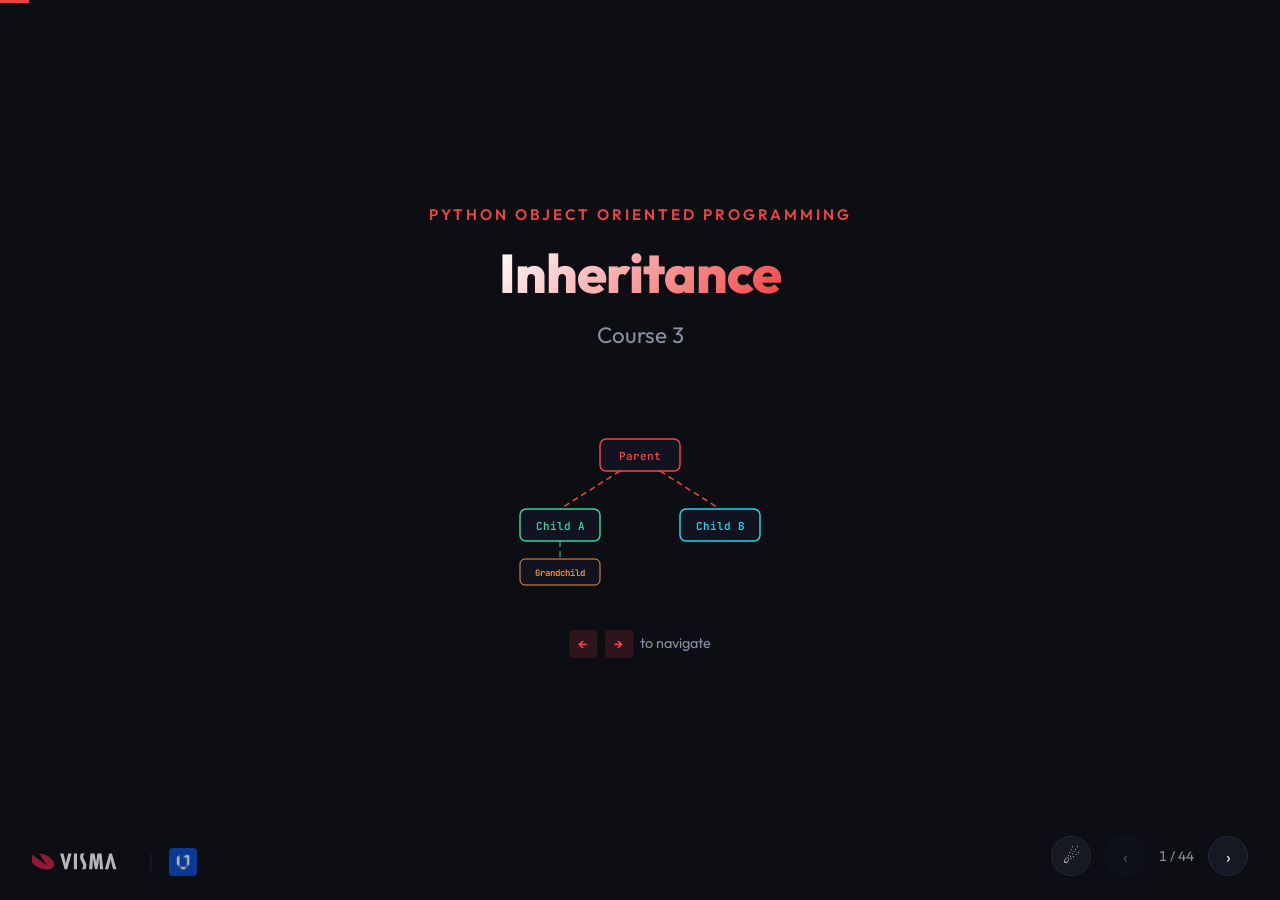
<file: 03-inheritance.html>
<!DOCTYPE html>
<html lang="en">
<head>
<meta charset="UTF-8">
<meta name="viewport" content="width=device-width, initial-scale=1.0">
<title>Inheritance: Course 3 — Python OOP</title>
<link href="https://fonts.googleapis.com/css2?family=JetBrains+Mono:wght@400;600&family=Outfit:wght@300;400;600;700;800&display=swap" rel="stylesheet">
<link rel="icon" href="vgtu.jpg">
<link rel="stylesheet" href="shared.css">
<style>
  @keyframes inheritFlow {
    0% { stroke-dashoffset: 20; }
    100% { stroke-dashoffset: 0; }
  }
  .inherit-line {
    stroke-dasharray: 6 4;
    animation: inheritFlow 1.5s linear infinite;
  }
  @keyframes nodeGlow {
    0%, 100% { filter: drop-shadow(0 0 0px transparent); }
    50% { filter: drop-shadow(0 0 8px var(--accent)); }
  }
  @keyframes treeGrow {
    from { opacity: 0; transform: scaleY(0); transform-origin: top; }
    to { opacity: 1; transform: scaleY(1); }
  }
  @keyframes diamondRotate {
    0% { transform: rotate(0deg); }
    100% { transform: rotate(360deg); }
  }
  @keyframes chainPulse1 { 0%, 100% { opacity: 0.3; } 0%, 33% { opacity: 1; } }
  @keyframes chainPulse2 { 0%, 100% { opacity: 0.3; } 33%, 66% { opacity: 1; } }
  @keyframes chainPulse3 { 0%, 100% { opacity: 0.3; } 66%, 100% { opacity: 1; } }
  .chain-1 { animation: chainPulse1 3s ease-in-out infinite; }
  .chain-2 { animation: chainPulse2 3s ease-in-out infinite; }
  .chain-3 { animation: chainPulse3 3s ease-in-out infinite; }
  @keyframes mroToken {
    0%   { cy: 40; fill: var(--cyan); }
    25%  { cy: 120; fill: var(--green); }
    50%  { cy: 200; fill: var(--orange); }
    75%  { cy: 280; fill: var(--purple); }
    100% { cy: 340; fill: var(--accent); }
  }
  .mro-token { animation: mroToken 4s ease-in-out infinite; }
  @keyframes overrideSwap {
    0%, 40% { opacity: 1; }
    50%, 90% { opacity: 0.2; }
    100% { opacity: 1; }
  }
  @keyframes overrideSwapAlt {
    0%, 40% { opacity: 0.2; }
    50%, 90% { opacity: 1; }
    100% { opacity: 0.2; }
  }
  .override-parent { animation: overrideSwap 3s ease-in-out infinite; }
  .override-child { animation: overrideSwapAlt 3s ease-in-out infinite; }
</style>
</head>
<body>

<div class="mobile-warning">
  <svg width="64" height="64" viewBox="0 0 24 24" fill="none" stroke="var(--muted)" stroke-width="1.5" stroke-linecap="round" stroke-linejoin="round">
    <rect x="2" y="3" width="20" height="14" rx="2"/><line x1="8" y1="21" x2="16" y2="21"/><line x1="12" y1="17" x2="12" y2="21"/>
  </svg>
  <h2>Please use a larger screen</h2>
  <p>This presentation is designed for desktop or projector displays.</p>
  <a href="index.html">&larr; Back to curriculum</a>
</div>

<div class="progress" id="progress"></div>

<div class="visma-logo" style="display: flex; align-items: center; gap: 16px;">
  <svg width="100" height="24" viewBox="30 75 165 45" xmlns="http://www.w3.org/2000/svg">
    <path d="M32.228 81.327c8.803.852 18.458 5.253 23.996 11.643 7.099 8.093 4.686 16.187-5.396 18.032-10.081 1.988-23.996-3.123-31.095-11.217-5.396-6.248-5.253-12.495-.284-15.902l27.971 20.73-15.192-23.286z" fill="#c92043"/>
    <path d="M170.805 111.002l-3.549-14.199c-.428-1.703-.711-3.407-.994-4.969h-.143c-.283 1.704-.426 3.266-.852 5.111l-3.551 14.057h-6.105l8.094-29.533h4.828l8.52 29.533h-6.248zM77.663 81.469l3.55 14.198c.568 1.704.71 3.409.994 4.969h.142c.284-1.703.426-3.408.852-5.111l3.55-14.056h6.105l-8.093 29.533h-4.828l-8.519-29.533h6.247zM97.256 81.469h5.822v29.533h-5.822V81.469zM136.02 81.469L139 98.934l2.414-17.465h7.809l2.982 29.533h-5.963l-1.42-21.298-.994 7.241-2.414 14.057h-4.543l-2.84-14.199-.994-6.531v-.568h-.142l-.852 21.298h-6.248l2.557-29.533h7.668zM117.561 81.469c-.994.71-1.703 1.987-2.271 3.265-1.562 3.55.141 6.389 1.561 8.945.143.284.428.71.568 1.136 3.266 5.395 4.402 9.37 2.131 15.049l-.568 1.137h-7.1c.852-.711 1.703-1.703 2.129-2.84 1.705-3.834-.283-7.383-2.129-10.934-2.129-4.117-4.402-8.376-1.988-14.198.143-.568.711-1.562.711-1.562h6.956v.002z" fill="var(--heading)"/>
  </svg>
  <span style="color: var(--border); font-size: 1.2rem;">|</span>
  <img src="vgtu.jpg" alt="VILNIUS TECH" height="28" style="border-radius: 4px;">
</div>

<!-- ====== 1. TITLE ====== -->
<div class="slide active center">
  <p style="color: var(--accent); font-size: 0.95rem; font-weight: 600; letter-spacing: 3px; text-transform: uppercase; margin-bottom: 1rem;">Python Object Oriented Programming</p>
  <h1>Inheritance</h1>
  <p class="subtitle">Course 3</p>
  <div style="margin-top: 3rem;">
    <svg viewBox="0 0 300 160" width="300">
      <rect x="110" y="5" width="80" height="32" rx="6" fill="var(--code-bg)" stroke="var(--accent)" stroke-width="1.5"/>
      <text x="150" y="26" text-anchor="middle" fill="var(--accent)" font-size="11" font-weight="600" font-family="JetBrains Mono, monospace">Parent</text>
      <line x1="130" y1="37" x2="70" y2="75" stroke="var(--accent)" stroke-width="1.5" class="inherit-line"/>
      <line x1="170" y1="37" x2="230" y2="75" stroke="var(--accent)" stroke-width="1.5" class="inherit-line"/>
      <rect x="30" y="75" width="80" height="32" rx="6" fill="var(--code-bg)" stroke="var(--green)" stroke-width="1.5"/>
      <text x="70" y="96" text-anchor="middle" fill="var(--green)" font-size="11" font-weight="600" font-family="JetBrains Mono, monospace">Child A</text>
      <rect x="190" y="75" width="80" height="32" rx="6" fill="var(--code-bg)" stroke="var(--cyan)" stroke-width="1.5"/>
      <text x="230" y="96" text-anchor="middle" fill="var(--cyan)" font-size="11" font-weight="600" font-family="JetBrains Mono, monospace">Child B</text>
      <line x1="70" y1="107" x2="70" y2="130" stroke="var(--green)" stroke-width="1" class="inherit-line"/>
      <rect x="30" y="125" width="80" height="26" rx="5" fill="var(--code-bg)" stroke="var(--orange)" stroke-width="1"/>
      <text x="70" y="142" text-anchor="middle" fill="var(--orange)" font-size="9" font-weight="600" font-family="JetBrains Mono, monospace">Grandchild</text>
    </svg>
  </div>
  <p style="color: var(--muted); font-size: 0.9rem; margin-top: 2rem;">
    <span class="tag">&larr;</span> <span class="tag">&rarr;</span> to navigate
  </p>
</div>

<!-- ====== 2. CURRICULUM ====== -->
<div class="slide">
  <h2>Course Curriculum</h2>
  <p style="color: var(--heading); margin-bottom: 1.5rem;">Where we are in the journey</p>
  <ul class="curriculum-list">
    <li style="color: var(--muted);">0. Introduction to the course</li>
    <li style="color: var(--muted);">1. Classes vs. Objects</li>
    <li style="color: var(--muted);">2. Encapsulation & Access Control</li>
    <li class="current" style="color: var(--accent); font-weight: 600;">3. Inheritance</li>
    <li>4. Polymorphism</li>
    <li>5. Composition & Aggregation</li>
    <li>6. Exception Handling & Logging</li>
    <li>7. SOLID Principles</li>
    <li>8. UML & Design Patterns</li>
    <li>9. Design Patterns (2nd part)</li>
    <li>10. Testing & TDD</li>
    <li>11. Libraries & Frameworks</li>
    <li>12. Recap & Consultation</li>
  </ul>
</div>

<!-- ====== RECAP QUIZ - Lectures 01 & 02 ====== -->
<div class="slide quiz-slide">
  <h2>Quiz Time! <span style="color: var(--muted); font-size: 1rem;">(Lecture 01)</span></h2>
  <p style="color: var(--accent); font-size: 1.1rem; font-weight: 600; margin-bottom: 1.5rem;">What is the process of creating an object from a class called?</p>
  <div class="two-col quiz-answers" style="margin-top: 2rem; max-width: 700px;">
    <div class="col quiz-answer" style="text-align: center;"><p style="font-size: 1.1rem; color: var(--green);">A) Compilation</p></div>
    <div class="col quiz-answer correct" style="text-align: center;"><p style="font-size: 1.1rem; color: var(--green);"><strong>B) Instantiation</strong></p></div>
    <div class="col quiz-answer" style="text-align: center;"><p style="font-size: 1.1rem; color: var(--green);">C) Inheritance</p></div>
    <div class="col quiz-answer" style="text-align: center;"><p style="font-size: 1.1rem; color: var(--green);">D) Encapsulation</p></div>
  </div>
  <p class="quiz-explanation" style="color: var(--muted); margin-top: 1rem; font-size: 0.9rem;">Creating an object from a class is called <strong>instantiation</strong> &mdash; the object is an instance of the class</p>
</div>

<div class="slide quiz-slide">
  <h2>Quiz Time! <span style="color: var(--muted); font-size: 1rem;">(Lecture 01)</span></h2>
  <p style="color: var(--accent); font-size: 1.1rem; font-weight: 600; margin-bottom: 1.5rem;">What does <code style="color: var(--accent);">self</code> refer to inside a method?</p>
  <div class="two-col quiz-answers" style="margin-top: 2rem; max-width: 700px;">
    <div class="col quiz-answer" style="text-align: center;"><p style="font-size: 1.1rem; color: var(--green);">A) The class itself</p></div>
    <div class="col quiz-answer" style="text-align: center;"><p style="font-size: 1.1rem; color: var(--green);">B) The parent class</p></div>
    <div class="col quiz-answer correct" style="text-align: center;"><p style="font-size: 1.1rem; color: var(--green);"><strong>C) The current instance</strong></p></div>
    <div class="col quiz-answer" style="text-align: center;"><p style="font-size: 1.1rem; color: var(--green);">D) A global variable</p></div>
  </div>
  <p class="quiz-explanation" style="color: var(--muted); margin-top: 1rem; font-size: 0.9rem;"><code>self</code> refers to the specific object instance that called the method</p>
</div>

<div class="slide quiz-slide">
  <h2>Quiz Time! <span style="color: var(--muted); font-size: 1rem;">(Lecture 02)</span></h2>
  <p style="color: var(--accent); font-size: 1.1rem; font-weight: 600; margin-bottom: 1.5rem;">Which prefix makes an attribute <strong>private</strong> in Python?</p>
  <div class="two-col quiz-answers" style="margin-top: 2rem; max-width: 700px;">
    <div class="col quiz-answer" style="text-align: center;"><p style="font-size: 1.1rem; color: var(--green);">A) _single underscore</p></div>
    <div class="col quiz-answer correct" style="text-align: center;"><p style="font-size: 1.1rem; color: var(--green);"><strong>B) __double underscore</strong></p></div>
    <div class="col quiz-answer" style="text-align: center;"><p style="font-size: 1.1rem; color: var(--green);">C) No underscore</p></div>
    <div class="col quiz-answer" style="text-align: center;"><p style="font-size: 1.1rem; color: var(--green);">D) underscore at the end_</p></div>
  </div>
  <p class="quiz-explanation" style="color: var(--muted); margin-top: 1rem; font-size: 0.9rem;">Double underscore prefix (<code>__</code>) triggers <strong>name mangling</strong> &mdash; Python renames the attribute to <code>_ClassName__attr</code> to prevent direct access</p>
</div>

<div class="slide quiz-slide">
  <h2>Quiz Time! <span style="color: var(--muted); font-size: 1rem;">(Lecture 02)</span></h2>
  <p style="color: var(--accent); font-size: 1.1rem; font-weight: 600; margin-bottom: 1.5rem;">What does the <code style="color: var(--accent);">@property</code> decorator do?</p>
  <div class="two-col quiz-answers" style="margin-top: 2rem; max-width: 700px;">
    <div class="col quiz-answer" style="text-align: center;"><p style="font-size: 1.1rem; color: var(--green);">A) Makes an attribute public</p></div>
    <div class="col quiz-answer" style="text-align: center;"><p style="font-size: 1.1rem; color: var(--green);">B) Deletes an attribute</p></div>
    <div class="col quiz-answer correct" style="text-align: center;"><p style="font-size: 1.1rem; color: var(--green);"><strong>C) Provides getter/setter as attribute access</strong></p></div>
    <div class="col quiz-answer" style="text-align: center;"><p style="font-size: 1.1rem; color: var(--green);">D) Creates a new class</p></div>
  </div>
  <p class="quiz-explanation" style="color: var(--muted); margin-top: 1rem; font-size: 0.9rem;"><code>@property</code> lets you define methods that can be accessed like attributes &mdash; e.g. <code>circle.radius</code> instead of <code>circle.get_radius()</code></p>
</div>

<div class="slide quiz-slide">
  <h2>Quiz Time! <span style="color: var(--muted); font-size: 1rem;">(Lecture 02)</span></h2>
  <p style="color: var(--accent); font-size: 1.1rem; font-weight: 600; margin-bottom: 1.5rem;">What happens when you access <code style="color: var(--accent);">obj.__secret</code> from outside the class?</p>
  <div class="two-col quiz-answers" style="margin-top: 2rem; max-width: 700px;">
    <div class="col quiz-answer" style="text-align: center;"><p style="font-size: 1.1rem; color: var(--green);">A) Returns the value normally</p></div>
    <div class="col quiz-answer correct" style="text-align: center;"><p style="font-size: 1.1rem; color: var(--green);"><strong>B) AttributeError</strong></p></div>
    <div class="col quiz-answer" style="text-align: center;"><p style="font-size: 1.1rem; color: var(--green);">C) Returns None</p></div>
    <div class="col quiz-answer" style="text-align: center;"><p style="font-size: 1.1rem; color: var(--green);">D) Prints a warning</p></div>
  </div>
  <p class="quiz-explanation" style="color: var(--muted); margin-top: 1rem; font-size: 0.9rem;">Name mangling renames <code>__secret</code> to <code>_ClassName__secret</code>, so accessing <code>obj.__secret</code> raises <strong>AttributeError</strong></p>
</div>

<!-- ====== 3. RECAP - CLASSES ====== -->
<div class="slide">
  <div class="layout">
    <div class="text">
      <p style="color: var(--accent); font-size: 0.85rem; font-weight: 600; letter-spacing: 2px; text-transform: uppercase; margin-bottom: 0.5rem;">Recap</p>
      <h2>Classes: The Blueprint</h2>
      <ul>
        <li>A <strong>class</strong> defines <strong>attributes</strong> (color, size) and <strong>methods</strong> (make_call, take_photo)</li>
        <li>It doesn't represent a tangible item until we create an <strong>Object</strong> from it</li>
        <li>Creating an object = <strong>instantiation</strong></li>
      </ul>
      <pre><span class="kw">class</span> <span class="cls">Smartphone</span>:
    <span class="kw">def</span> <span class="fn">__init__</span>(<span class="par">self</span>, brand, color):
        <span class="par">self</span>.__brand = brand
        <span class="par">self</span>.__color = color

    <span class="kw">def</span> <span class="fn">make_call</span>(<span class="par">self</span>, number):
        <span class="kw">return</span> <span class="str">f"Calling {number}..."</span></pre>
    </div>
    <div class="visual">
      <svg viewBox="0 0 300 300" width="280">
        <defs>
          <filter id="glow1"><feGaussianBlur stdDeviation="6" result="blur"/><feMerge><feMergeNode in="blur"/><feMergeNode in="SourceGraphic"/></feMerge></filter>
        </defs>
        <rect x="80" y="40" width="140" height="220" rx="20" fill="none" stroke="var(--accent)" stroke-width="2" stroke-dasharray="8 4" opacity="0.5"/>
        <text x="150" y="75" text-anchor="middle" fill="var(--accent)" font-size="13" font-weight="700" font-family="Outfit">BLUEPRINT</text>
        <rect x="100" y="95" width="100" height="50" rx="8" fill="var(--code-bg)" stroke="var(--green)" stroke-width="1.5"/>
        <text x="150" y="118" text-anchor="middle" fill="var(--green)" font-size="10" font-weight="600">attributes</text>
        <text x="150" y="133" text-anchor="middle" fill="var(--muted)" font-size="8">brand, color</text>
        <rect x="100" y="160" width="100" height="50" rx="8" fill="var(--code-bg)" stroke="var(--cyan)" stroke-width="1.5"/>
        <text x="150" y="183" text-anchor="middle" fill="var(--cyan)" font-size="10" font-weight="600">methods</text>
        <text x="150" y="198" text-anchor="middle" fill="var(--muted)" font-size="8">make_call()</text>
        <text x="150" y="240" text-anchor="middle" fill="var(--muted)" font-size="9">class Smartphone</text>
      </svg>
    </div>
  </div>
</div>

<!-- ====== 4. RECAP - SELF ====== -->
<div class="slide">
  <h2>The <span class="accent">self</span> Parameter</h2>
  <p style="color: var(--heading); font-size: 1.15rem; margin-bottom: 1rem;">A way for an object to refer to <strong>itself</strong></p>
  <div class="two-col">
    <div>
      <ul>
        <li><code style="color: var(--accent);">self</code> is the <strong>first parameter</strong> in any method defined within a class</li>
        <li>It lets the method access the instance's <strong>attributes</strong> and other <strong>methods</strong></li>
        <li>When you call <code style="color: var(--green);">person1.compare_age(person2)</code>, <code style="color: var(--accent);">self</code> = person1</li>
      </ul>
    </div>
    <div>
      <pre><span class="kw">class</span> <span class="cls">Person</span>:
    <span class="kw">def</span> <span class="fn">__init__</span>(<span class="par">self</span>, name, age):
        <span class="par">self</span>.name = name
        <span class="par">self</span>.age = age

    <span class="kw">def</span> <span class="fn">compare_age</span>(<span class="par">self</span>, other):
        <span class="kw">if</span> <span class="par">self</span>.age > other.age:
            <span class="fn">print</span>(<span class="str">f"{self.name} is older"</span>)

person1 = <span class="cls">Person</span>(<span class="str">"Alice"</span>, <span class="num">30</span>)
person2 = <span class="cls">Person</span>(<span class="str">"Bob"</span>, <span class="num">25</span>)
person1.<span class="fn">compare_age</span>(person2)
<span class="cm"># Alice is older</span></pre>
    </div>
  </div>
</div>

<!-- ====== 5. RECAP - ACCESS CONTROL ====== -->
<div class="slide">
  <p style="color: var(--accent); font-size: 0.85rem; font-weight: 600; letter-spacing: 2px; text-transform: uppercase; margin-bottom: 0.5rem;">Recap</p>
  <h2>Access Control</h2>
  <div class="three-col" style="margin-top: 1rem;">
    <div class="col">
      <h3 style="color: var(--green);">Public</h3>
      <p style="font-size: 0.95rem;">Accessible from <strong>anywhere</strong> outside the class. No underscores.</p>
      <pre style="font-size: 0.8rem;"><span class="par">self</span>.engine_status = <span class="str">"Off"</span>

<span class="kw">def</span> <span class="fn">start_engine</span>(<span class="par">self</span>):
    <span class="par">self</span>.engine_status = <span class="str">"On"</span></pre>
    </div>
    <div class="col">
      <h3 style="color: var(--orange);">Protected <span class="tag orange">_single</span></h3>
      <p style="font-size: 0.95rem;">Accessible within class and <strong>subclasses</strong>. Convention, not enforced.</p>
      <pre style="font-size: 0.8rem;"><span class="par">self</span>._fuel_level = <span class="num">50</span>

<span class="kw">def</span> <span class="fn">_check_fuel</span>(<span class="par">self</span>):
    <span class="kw">return</span> <span class="par">self</span>._fuel_level > <span class="num">0</span></pre>
    </div>
    <div class="col">
      <h3 style="color: var(--accent);">Private <span class="tag">__double</span></h3>
      <p style="font-size: 0.95rem;">Accessible <strong>within class only</strong>. Name mangling prevents outside access.</p>
      <pre style="font-size: 0.8rem;"><span class="par">self</span>.__owner = <span class="str">"John"</span>

<span class="kw">def</span> <span class="fn">__display_owner</span>(<span class="par">self</span>):
    <span class="fn">print</span>(<span class="par">self</span>.__owner)</pre>
    </div>
  </div>
</div>

<!-- ====== 5b. RECAP - ABSTRACTION ====== -->
<div class="slide">
  <div class="layout">
    <div class="text">
      <p style="color: var(--accent); font-size: 0.85rem; font-weight: 600; letter-spacing: 2px; text-transform: uppercase; margin-bottom: 0.5rem;">Recap</p>
      <h2>Abstraction</h2>
      <p style="color: var(--heading); font-size: 1.1rem; margin-bottom: 1rem;">Hiding complexity, exposing only what matters</p>
      <ul>
        <li>Think of a <strong>car</strong> &mdash; you turn the key and it works. You don't need to understand the engine internals.</li>
        <li>In OOP, abstraction means showing only the <strong>essential features</strong> of an object</li>
        <li>The <strong>interface</strong> is simple, the <strong>implementation</strong> is hidden</li>
        <li>Users interact with <strong>what</strong> an object does, not <strong>how</strong> it does it</li>
      </ul>
    </div>
    <div class="visual">
      <svg viewBox="0 0 280 260" width="260">
        <rect x="50" y="10" width="180" height="110" rx="12" fill="var(--code-bg)" stroke="var(--purple)" stroke-width="2"/>
        <text x="140" y="35" text-anchor="middle" fill="var(--purple)" font-size="12" font-weight="700">What you see</text>
        <text x="140" y="58" text-anchor="middle" fill="#fff" font-size="22">&#x1F697;</text>
        <text x="140" y="80" text-anchor="middle" fill="var(--muted)" font-size="9">start()</text>
        <text x="140" y="95" text-anchor="middle" fill="var(--muted)" font-size="9">accelerate()</text>
        <text x="140" y="110" text-anchor="middle" fill="var(--muted)" font-size="9">brake()</text>
        <rect x="50" y="135" width="180" height="110" rx="12" fill="var(--code-bg)" stroke="var(--muted)" stroke-width="1" stroke-dasharray="4 3" opacity="0.5"/>
        <text x="140" y="160" text-anchor="middle" fill="var(--muted)" font-size="12" font-weight="600">Hidden complexity</text>
        <text x="140" y="180" text-anchor="middle" fill="var(--muted)" font-size="8" opacity="0.6">_ignite_spark_plugs()</text>
        <text x="140" y="195" text-anchor="middle" fill="var(--muted)" font-size="8" opacity="0.6">_inject_fuel()</text>
        <text x="140" y="210" text-anchor="middle" fill="var(--muted)" font-size="8" opacity="0.6">_engage_transmission()</text>
        <text x="140" y="225" text-anchor="middle" fill="var(--muted)" font-size="8" opacity="0.6">_calculate_torque()</text>
        <text x="140" y="240" text-anchor="middle" fill="var(--muted)" font-size="8" opacity="0.6">_monitor_temperature()</text>
      </svg>
    </div>
  </div>
</div>


<!-- ====== 6. 4 CHARACTERISTICS ====== -->
<div class="slide">
  <h2>The 4 Characteristics of Behaviors</h2>
  <div class="two-col" style="margin-top: 1rem;">
    <div class="col" style="border-color: var(--border);">
      <h3 style="color: var(--purple);">Abstraction</h3>
      <p style="font-size: 0.95rem;">The most essential, impressive, stable thing of an object</p>
    </div>
    <div class="col" style="border-color: var(--border);">
      <h3 style="color: var(--cyan);">Encapsulation</h3>
      <p style="font-size: 0.95rem;">Behavior hides internal details</p>
    </div>
    <div class="col" style="border-color: var(--accent); border-width: 2px; box-shadow: 0 0 20px var(--accent-glow);">
      <h3 style="color: var(--accent);">Inheritance</h3>
      <p style="font-size: 0.95rem; color: var(--heading);">Behaviors are <strong>inheritable</strong></p>
    </div>
    <div class="col" style="border-color: var(--border);">
      <h3 style="color: var(--green);">Polymorphism</h3>
      <p style="font-size: 0.95rem;">Behaviors are polymorphic</p>
    </div>
  </div>
  <div class="callout" style="margin-top: 1.5rem;">
    Today's focus: <strong>Inheritance</strong> &mdash; how behaviors pass from parent to child classes
  </div>
</div>

<!-- ====== 7. AGENDA ====== -->
<div class="slide">
  <h2>Agenda for Today</h2>
  <div class="three-col" style="margin-top: 1rem;">
    <div>
      <h3 style="color: var(--muted);">Recap</h3>
      <ul>
        <li><strong>Classes</strong>, objects &amp; <strong>self</strong></li>
        <li>Access control &amp; <strong>abstraction</strong></li>
        <li>Magic methods &amp; OOP benefits</li>
      </ul>
    </div>
    <div>
      <h3>Inheritance</h3>
      <ul>
        <li>5 types of inheritance</li>
        <li><code style="color: var(--accent);">super()</code> &amp; constructors</li>
        <li>Method overriding &amp; overloading</li>
        <li>Abstract classes &amp; properties</li>
        <li>Composition vs inheritance</li>
      </ul>
    </div>
    <div>
      <h3 style="color: var(--green);">Practice</h3>
      <ul>
        <li>Quiz questions</li>
        <li>Live coding: <strong>Employee System</strong></li>
      </ul>
    </div>
  </div>
</div>

<!-- ====== 8. INHERITANCE VISUAL - VEHICLE ====== -->
<div class="slide">
  <div class="layout">
    <div class="text">
      <h2>Inheritance</h2>
      <p style="color: var(--heading); font-size: 1.2rem; margin-bottom: 1rem;">Real-world hierarchies map to code</p>
      <ul>
        <li>A <strong>Vehicle</strong> can be a wheeled vehicle or a boat</li>
        <li>A <strong>Car</strong> and a <strong>Bicycle</strong> are both wheeled vehicles</li>
        <li>A <strong>Truck</strong> and <strong>Sports Car</strong> are both cars</li>
        <li>Each level <strong>inherits</strong> from the one above and <strong>adds</strong> its own specifics</li>
      </ul>
    </div>
    <div class="visual">
      <svg viewBox="0 0 480 340" width="420">
        <rect x="190" y="10" width="120" height="46" rx="8" fill="var(--code-bg)" stroke="var(--accent)" stroke-width="2"/>
        <text x="250" y="28" text-anchor="middle" fill="var(--accent)" font-size="12" font-weight="600">Vehicle</text>
        <text x="250" y="46" text-anchor="middle" font-size="16">&#x1F697;</text>

        <line x1="220" y1="56" x2="140" y2="96" stroke="var(--accent)" stroke-width="1.5" class="inherit-line"/>
        <line x1="280" y1="56" x2="370" y2="96" stroke="var(--accent)" stroke-width="1.5" class="inherit-line"/>

        <rect x="65" y="96" width="150" height="46" rx="8" fill="var(--code-bg)" stroke="var(--green)" stroke-width="1.5"/>
        <text x="140" y="114" text-anchor="middle" fill="var(--green)" font-size="11" font-weight="600">Wheeled Vehicle</text>
        <text x="140" y="134" text-anchor="middle" font-size="14">&#x2699;&#xFE0F;</text>

        <rect x="305" y="96" width="120" height="46" rx="8" fill="var(--code-bg)" stroke="var(--cyan)" stroke-width="1.5"/>
        <text x="365" y="114" text-anchor="middle" fill="var(--cyan)" font-size="11" font-weight="600">Boat</text>
        <text x="365" y="134" text-anchor="middle" font-size="16">&#x26F5;</text>

        <line x1="105" y1="142" x2="80" y2="186" stroke="var(--green)" stroke-width="1" class="inherit-line"/>
        <line x1="175" y1="142" x2="210" y2="186" stroke="var(--green)" stroke-width="1" class="inherit-line"/>

        <rect x="25" y="186" width="110" height="46" rx="6" fill="var(--code-bg)" stroke="var(--orange)" stroke-width="1.5"/>
        <text x="80" y="204" text-anchor="middle" fill="var(--orange)" font-size="10" font-weight="600">Car</text>
        <text x="80" y="224" text-anchor="middle" font-size="16">&#x1F698;</text>

        <rect x="155" y="186" width="110" height="46" rx="6" fill="var(--code-bg)" stroke="var(--purple)" stroke-width="1.5"/>
        <text x="210" y="204" text-anchor="middle" fill="var(--purple)" font-size="10" font-weight="600">Bicycle</text>
        <text x="210" y="224" text-anchor="middle" font-size="16">&#x1F6B2;</text>

        <line x1="55" y1="232" x2="40" y2="276" stroke="var(--orange)" stroke-width="1" class="inherit-line"/>
        <line x1="105" y1="232" x2="140" y2="276" stroke="var(--orange)" stroke-width="1" class="inherit-line"/>

        <rect x="0" y="276" width="85" height="42" rx="5" fill="var(--code-bg)" stroke="var(--pink)" stroke-width="1"/>
        <text x="42" y="291" text-anchor="middle" fill="var(--pink)" font-size="9" font-weight="600">Truck</text>
        <text x="42" y="310" text-anchor="middle" font-size="14">&#x1F69A;</text>

        <rect x="100" y="276" width="95" height="42" rx="5" fill="var(--code-bg)" stroke="var(--blue)" stroke-width="1"/>
        <text x="147" y="291" text-anchor="middle" fill="var(--blue)" font-size="9" font-weight="600">Sports Car</text>
        <text x="147" y="310" text-anchor="middle" font-size="14">&#x1F3CE;&#xFE0F;</text>
      </svg>
    </div>
  </div>
</div>

<!-- ====== 9. INHERITANCE - MAMMALS ====== -->
<div class="slide">
  <div class="layout">
    <div class="text">
      <h2>Another Example: Mammals</h2>
      <ul>
        <li><strong>Mammals</strong> is the base class</li>
        <li><strong>Humans</strong>, <strong>Cats</strong>, <strong>Dogs</strong> inherit from Mammals</li>
        <li><strong>Lions</strong>, <strong>Tigers</strong>, <strong>Leopards</strong> inherit from Cats</li>
        <li>Each child gains parent's traits while adding its own</li>
      </ul>
    </div>
    <div class="visual">
      <svg viewBox="0 0 360 300" width="340">
        <rect x="130" y="5" width="100" height="44" rx="8" fill="var(--code-bg)" stroke="var(--accent)" stroke-width="2"/>
        <text x="180" y="23" text-anchor="middle" fill="var(--accent)" font-size="12" font-weight="600">Mammals</text>
        <text x="180" y="42" text-anchor="middle" font-size="14">&#x1F43E;</text>

        <line x1="150" y1="49" x2="60" y2="100" stroke="var(--accent)" stroke-width="1.5" class="inherit-line"/>
        <line x1="180" y1="49" x2="180" y2="100" stroke="var(--accent)" stroke-width="1.5" class="inherit-line"/>
        <line x1="210" y1="49" x2="300" y2="100" stroke="var(--accent)" stroke-width="1.5" class="inherit-line"/>

        <rect x="15" y="100" width="90" height="44" rx="6" fill="var(--code-bg)" stroke="var(--green)" stroke-width="1.5"/>
        <text x="60" y="117" text-anchor="middle" fill="var(--green)" font-size="11" font-weight="600">Humans</text>
        <text x="60" y="136" text-anchor="middle" font-size="16">&#x1F465;</text>

        <rect x="135" y="100" width="90" height="44" rx="6" fill="var(--code-bg)" stroke="var(--orange)" stroke-width="1.5"/>
        <text x="180" y="117" text-anchor="middle" fill="var(--orange)" font-size="11" font-weight="600">Cats</text>
        <text x="180" y="136" text-anchor="middle" font-size="16">&#x1F431;</text>

        <rect x="255" y="100" width="90" height="44" rx="6" fill="var(--code-bg)" stroke="var(--cyan)" stroke-width="1.5"/>
        <text x="300" y="117" text-anchor="middle" fill="var(--cyan)" font-size="11" font-weight="600">Dogs</text>
        <text x="300" y="136" text-anchor="middle" font-size="16">&#x1F436;</text>

        <line x1="155" y1="144" x2="80" y2="200" stroke="var(--orange)" stroke-width="1" class="inherit-line"/>
        <line x1="180" y1="144" x2="180" y2="200" stroke="var(--orange)" stroke-width="1" class="inherit-line"/>
        <line x1="205" y1="144" x2="280" y2="200" stroke="var(--orange)" stroke-width="1" class="inherit-line"/>

        <rect x="35" y="200" width="90" height="44" rx="6" fill="var(--code-bg)" stroke="var(--pink)" stroke-width="1"/>
        <text x="80" y="217" text-anchor="middle" fill="var(--pink)" font-size="10" font-weight="600">Lions</text>
        <text x="80" y="236" text-anchor="middle" font-size="14">&#x1F981;</text>

        <rect x="135" y="200" width="90" height="44" rx="6" fill="var(--code-bg)" stroke="var(--purple)" stroke-width="1"/>
        <text x="180" y="217" text-anchor="middle" fill="var(--purple)" font-size="10" font-weight="600">Tigers</text>
        <text x="180" y="236" text-anchor="middle" font-size="14">&#x1F42F;</text>

        <rect x="235" y="200" width="90" height="44" rx="6" fill="var(--code-bg)" stroke="var(--blue)" stroke-width="1"/>
        <text x="280" y="217" text-anchor="middle" fill="var(--blue)" font-size="10" font-weight="600">Leopards</text>
        <text x="280" y="236" text-anchor="middle" font-size="14">&#x1F406;</text>
      </svg>
    </div>
  </div>
</div>

<!-- ====== 10. TERMINOLOGY ====== -->
<div class="slide">
  <div class="layout">
    <div class="text">
      <h2>Terminology</h2>
      <div style="margin-bottom: 1.5rem;">
        <h3 style="color: var(--accent);">Base Class (Superclass)</h3>
        <p style="font-size: 1rem;">The class from which properties and methods are inherited. Also known as a <strong>"parent"</strong> class.</p>
      </div>
      <div style="margin-bottom: 1.5rem;">
        <h3 style="color: var(--green);">Derived Class (Subclass)</h3>
        <p style="font-size: 1rem;">The class that inherits from another class. Can add new properties or modify existing ones. Also known as a <strong>"child"</strong> class.</p>
      </div>
      <div>
        <h3 style="color: var(--blue);">Inheritance</h3>
        <p style="font-size: 1rem;">Allows creation of a new class that is a <strong>modified version</strong> of an existing class.</p>
      </div>
    </div>
    <div class="visual">
      <svg viewBox="0 0 300 250" width="280">
        <rect x="85" y="15" width="130" height="55" rx="10" fill="var(--code-bg)" stroke="var(--accent)" stroke-width="2"/>
        <text x="130" y="37" text-anchor="middle" fill="var(--accent)" font-size="12" font-weight="600">Animal</text>
        <text x="170" y="37" text-anchor="middle" font-size="14">&#x1F43E;</text>
        <text x="150" y="55" text-anchor="middle" fill="var(--muted)" font-size="9">Parent / Superclass</text>
        <line x1="120" y1="70" x2="70" y2="140" stroke="var(--blue)" stroke-width="2" class="inherit-line"/>
        <line x1="180" y1="70" x2="230" y2="140" stroke="var(--blue)" stroke-width="2" class="inherit-line"/>
        <rect x="15" y="140" width="110" height="55" rx="10" fill="var(--code-bg)" stroke="var(--green)" stroke-width="2"/>
        <text x="50" y="160" text-anchor="middle" fill="var(--green)" font-size="12" font-weight="600">Dog</text>
        <text x="90" y="162" text-anchor="middle" font-size="16">&#x1F436;</text>
        <text x="70" y="180" text-anchor="middle" fill="var(--muted)" font-size="9">Child / Subclass</text>
        <rect x="175" y="140" width="110" height="55" rx="10" fill="var(--code-bg)" stroke="var(--green)" stroke-width="2"/>
        <text x="210" y="160" text-anchor="middle" fill="var(--green)" font-size="12" font-weight="600">Cat</text>
        <text x="250" y="162" text-anchor="middle" font-size="16">&#x1F431;</text>
        <text x="230" y="180" text-anchor="middle" fill="var(--muted)" font-size="9">Child / Subclass</text>
      </svg>
    </div>
  </div>
</div>

<!-- ====== 11. TERMINOLOGY CODE ====== -->
<div class="slide">
  <h2>Terminology in Code</h2>
  <div class="two-col" style="margin-top: 0.5rem;">
    <div>
      <pre style="font-size: 0.85rem;"><span class="kw">class</span> <span class="cls">Animal</span>: <span class="cm"># Parent class</span>
    <span class="kw">def</span> <span class="fn">eat</span>(<span class="par">self</span>):
        <span class="fn">print</span>(<span class="str">"This animal is eating"</span>)

<span class="kw">class</span> <span class="cls">Dog</span>(<span class="cls">Animal</span>): <span class="cm"># Child class</span>
    <span class="kw">def</span> <span class="fn">bark</span>(<span class="par">self</span>):
        <span class="fn">print</span>(<span class="str">"The dog barks"</span>)

<span class="kw">class</span> <span class="cls">Cat</span>(<span class="cls">Animal</span>): <span class="cm"># Child class</span>
    <span class="kw">def</span> <span class="fn">meow</span>(<span class="par">self</span>):
        <span class="fn">print</span>(<span class="str">"The cat meows"</span>)

rex = <span class="cls">Dog</span>()
rex.<span class="fn">eat</span>()   <span class="cm"># This animal is eating</span>
rex.<span class="fn">bark</span>()  <span class="cm"># The dog barks</span></pre>
    </div>
    <div style="display: flex; flex-direction: column; align-items: center;">
      <svg viewBox="0 0 340 265" width="320">
        <rect x="105" y="20" width="130" height="55" rx="10" fill="var(--code-bg)" stroke="var(--accent)" stroke-width="2"/>
        <text x="170" y="42" text-anchor="middle" fill="var(--accent)" font-size="13" font-weight="600">Animal</text>
        <text x="170" y="60" text-anchor="middle" fill="var(--muted)" font-size="10">eat()</text>

        <line x1="235" y1="47" x2="268" y2="47" stroke="var(--accent)" stroke-width="1.5" stroke-dasharray="4,3"/>
        <circle cx="235" cy="47" r="2.5" fill="var(--accent)"/>
        <text x="273" y="43" fill="var(--accent)" font-size="10" font-weight="600">Base class</text>
        <text x="273" y="55" fill="var(--accent)" font-size="9">(parent)</text>

        <line x1="140" y1="75" x2="80" y2="145" stroke="var(--blue)" stroke-width="2"/>
        <line x1="200" y1="75" x2="260" y2="145" stroke="var(--blue)" stroke-width="2"/>

        <circle cx="112" cy="107" r="2.5" fill="var(--orange)"/>
        <line x1="112" y1="107" x2="48" y2="100" stroke="var(--orange)" stroke-width="1.5" stroke-dasharray="4,3"/>
        <text x="5" y="96" fill="var(--orange)" font-size="10" font-weight="600">Inheritance</text>

        <rect x="15" y="145" width="130" height="55" rx="10" fill="var(--code-bg)" stroke="var(--green)" stroke-width="2"/>
        <text x="80" y="167" text-anchor="middle" fill="var(--green)" font-size="13" font-weight="600">Dog</text>
        <text x="80" y="185" text-anchor="middle" fill="var(--muted)" font-size="10">bark() + eat()</text>

        <rect x="195" y="145" width="130" height="55" rx="10" fill="var(--code-bg)" stroke="var(--green)" stroke-width="2"/>
        <text x="260" y="167" text-anchor="middle" fill="var(--green)" font-size="13" font-weight="600">Cat</text>
        <text x="260" y="185" text-anchor="middle" fill="var(--muted)" font-size="10">meow() + eat()</text>

        <circle cx="80" cy="200" r="2.5" fill="var(--green)"/>
        <line x1="80" y1="200" x2="80" y2="220" stroke="var(--green)" stroke-width="1.5" stroke-dasharray="4,3"/>
        <circle cx="260" cy="200" r="2.5" fill="var(--green)"/>
        <line x1="260" y1="200" x2="260" y2="220" stroke="var(--green)" stroke-width="1.5" stroke-dasharray="4,3"/>
        <line x1="80" y1="220" x2="260" y2="220" stroke="var(--green)" stroke-width="1.5" stroke-dasharray="4,3"/>
        <line x1="170" y1="220" x2="170" y2="235" stroke="var(--green)" stroke-width="1.5" stroke-dasharray="4,3"/>
        <text x="170" y="250" text-anchor="middle" fill="var(--green)" font-size="10" font-weight="600">Derived classes (children)</text>
      </svg>
      <div class="callout" style="margin-top: 0.5rem;">
        <code style="color: var(--accent);">class Dog(Animal)</code> &mdash; the parentheses declare the inheritance relationship
      </div>
    </div>
  </div>
</div>

<!-- ====== 11b. ISINSTANCE & ISSUBCLASS ====== -->
<div class="slide">
  <h2><code style="color: var(--green);">isinstance()</code> & <code style="color: var(--cyan);">issubclass()</code></h2>
  <p style="color: var(--heading); margin-bottom: 1rem;">Checking inheritance relationships at runtime</p>
  <div class="two-col">
    <div>
      <h3 style="color: var(--green);">isinstance(obj, class)</h3>
      <p style="font-size: 0.95rem; margin-bottom: 0.5rem;">Is this object an instance of this class <strong>or its parents</strong>?</p>
      <pre style="font-size: 0.82rem;"><span class="kw">class</span> <span class="cls">Animal</span>: <span class="kw">pass</span>
<span class="kw">class</span> <span class="cls">Dog</span>(<span class="cls">Animal</span>): <span class="kw">pass</span>

rex = <span class="cls">Dog</span>()
<span class="fn">print</span>(<span class="fn">isinstance</span>(rex, <span class="cls">Dog</span>))     <span class="cm"># True</span>
<span class="fn">print</span>(<span class="fn">isinstance</span>(rex, <span class="cls">Animal</span>))  <span class="cm"># True!</span></pre>
    </div>
    <div>
      <h3 style="color: var(--cyan);">issubclass(child, parent)</h3>
      <p style="font-size: 0.95rem; margin-bottom: 0.5rem;">Is this class a <strong>subclass</strong> of another class?</p>
      <pre style="font-size: 0.82rem;"><span class="fn">print</span>(<span class="fn">issubclass</span>(<span class="cls">Dog</span>, <span class="cls">Animal</span>))  <span class="cm"># True</span>
<span class="fn">print</span>(<span class="fn">issubclass</span>(<span class="cls">Animal</span>, <span class="cls">Dog</span>))  <span class="cm"># False</span>
<span class="fn">print</span>(<span class="fn">issubclass</span>(<span class="cls">Dog</span>, <span class="cls">Dog</span>))     <span class="cm"># True</span></pre>
      <div class="callout" style="margin-top: 0.8rem;">Every class is considered a subclass of <strong>itself</strong></div>
    </div>
  </div>
</div>

<!-- ====== 12. SINGLE INHERITANCE ====== -->
<div class="slide">
  <div class="layout">
    <div class="text">
      <span class="big-number">1</span>
      <h2>Single Inheritance</h2>
      <p style="color: var(--heading); margin-bottom: 1rem;">A class inherits from <strong>only one</strong> parent</p>
      <pre><span class="kw">class</span> <span class="cls">Animal</span>:
    <span class="kw">def</span> <span class="fn">eat</span>(<span class="par">self</span>):
        <span class="fn">print</span>(<span class="str">"This animal is eating"</span>)

<span class="kw">class</span> <span class="cls">Dog</span>(<span class="cls">Animal</span>):
    <span class="kw">def</span> <span class="fn">bark</span>(<span class="par">self</span>):
        <span class="fn">print</span>(<span class="str">"The dog barks"</span>)</pre>
      <p style="margin-top: 0.8rem;"><code style="color: var(--green);">Dog</code> inherits from <code style="color: var(--accent);">Animal</code>, gaining <code style="color: var(--cyan);">eat()</code></p>
    </div>
    <div class="visual">
      <svg viewBox="0 0 200 220" width="200">
        <rect x="45" y="15" width="110" height="50" rx="10" fill="var(--code-bg)" stroke="var(--accent)" stroke-width="2"/>
        <text x="80" y="38" text-anchor="middle" fill="var(--accent)" font-size="13" font-weight="600">Animal</text>
        <text x="125" y="40" text-anchor="middle" font-size="16">&#x1F43E;</text>
        <text x="100" y="55" text-anchor="middle" fill="var(--muted)" font-size="8">eat()</text>
        <line x1="100" y1="65" x2="100" y2="130" stroke="#fff" stroke-width="2" class="inherit-line"/>
        <rect x="45" y="130" width="110" height="50" rx="10" fill="var(--code-bg)" stroke="var(--green)" stroke-width="2"/>
        <text x="80" y="153" text-anchor="middle" fill="var(--green)" font-size="13" font-weight="600">Dog</text>
        <text x="125" y="155" text-anchor="middle" font-size="18">&#x1F436;</text>
        <text x="100" y="170" text-anchor="middle" fill="var(--muted)" font-size="8">bark()</text>
      </svg>
    </div>
  </div>
</div>

<!-- ====== 13. HIERARCHICAL INHERITANCE ====== -->
<div class="slide">
  <div class="layout">
    <div class="text">
      <span class="big-number">2</span>
      <h2>Hierarchical Inheritance</h2>
      <p style="color: var(--heading); margin-bottom: 1rem;"><strong>Multiple classes</strong> inherit from a single parent</p>
      <pre><span class="kw">class</span> <span class="cls">Animal</span>:
    <span class="kw">def</span> <span class="fn">eat</span>(<span class="par">self</span>):
        <span class="fn">print</span>(<span class="str">"This animal is eating"</span>)

<span class="kw">class</span> <span class="cls">Dog</span>(<span class="cls">Animal</span>):
    <span class="kw">def</span> <span class="fn">bark</span>(<span class="par">self</span>): ...

<span class="kw">class</span> <span class="cls">Cat</span>(<span class="cls">Animal</span>):
    <span class="kw">def</span> <span class="fn">meow</span>(<span class="par">self</span>): ...</pre>
    </div>
    <div class="visual">
      <svg viewBox="0 0 260 220" width="250">
        <rect x="75" y="10" width="110" height="50" rx="10" fill="var(--code-bg)" stroke="var(--accent)" stroke-width="2"/>
        <text x="110" y="33" text-anchor="middle" fill="var(--accent)" font-size="13" font-weight="600">Animal</text>
        <text x="155" y="35" text-anchor="middle" font-size="16">&#x1F43E;</text>
        <text x="130" y="50" text-anchor="middle" fill="var(--muted)" font-size="8">eat()</text>
        <line x1="105" y1="60" x2="60" y2="125" stroke="#fff" stroke-width="2" class="inherit-line"/>
        <line x1="155" y1="60" x2="200" y2="125" stroke="#fff" stroke-width="2" class="inherit-line"/>
        <rect x="5" y="125" width="110" height="50" rx="10" fill="var(--code-bg)" stroke="var(--green)" stroke-width="2"/>
        <text x="40" y="148" text-anchor="middle" fill="var(--green)" font-size="13" font-weight="600">Dog</text>
        <text x="80" y="150" text-anchor="middle" font-size="18">&#x1F436;</text>
        <text x="60" y="166" text-anchor="middle" fill="var(--muted)" font-size="8">bark()</text>
        <rect x="145" y="125" width="110" height="50" rx="10" fill="var(--code-bg)" stroke="var(--cyan)" stroke-width="2"/>
        <text x="180" y="148" text-anchor="middle" fill="var(--cyan)" font-size="13" font-weight="600">Cat</text>
        <text x="220" y="150" text-anchor="middle" font-size="18">&#x1F431;</text>
        <text x="200" y="166" text-anchor="middle" fill="var(--muted)" font-size="8">meow()</text>
      </svg>
    </div>
  </div>
</div>

<!-- ====== 14. MULTIPLE INHERITANCE ====== -->
<div class="slide">
  <div class="layout">
    <div class="text">
      <span class="big-number">3</span>
      <h2>Multiple Inheritance</h2>
      <p style="color: var(--heading); margin-bottom: 1rem;">A class inherits from <strong>more than one</strong> base class</p>
      <pre><span class="kw">class</span> <span class="cls">Father</span>:
    <span class="kw">def</span> <span class="fn">gardening</span>(<span class="par">self</span>):
        <span class="fn">print</span>(<span class="str">"Enjoys gardening"</span>)

<span class="kw">class</span> <span class="cls">Mother</span>:
    <span class="kw">def</span> <span class="fn">cooking</span>(<span class="par">self</span>):
        <span class="fn">print</span>(<span class="str">"Enjoys cooking"</span>)

<span class="kw">class</span> <span class="cls">Child</span>(<span class="cls">Father</span>, <span class="cls">Mother</span>):
    <span class="kw">pass</span>

child = <span class="cls">Child</span>()
child.<span class="fn">gardening</span>()  <span class="cm"># From Father</span>
child.<span class="fn">cooking</span>()    <span class="cm"># From Mother</span></pre>
    </div>
    <div class="visual">
      <svg viewBox="0 0 260 185" width="230">
        <rect x="10" y="5" width="100" height="45" rx="10" fill="var(--code-bg)" stroke="var(--orange)" stroke-width="2"/>
        <text x="60" y="25" text-anchor="middle" fill="var(--orange)" font-size="13" font-weight="600">Father</text>
        <text x="60" y="43" text-anchor="middle" font-size="14">&#x1F468;</text>
        <rect x="150" y="5" width="100" height="45" rx="10" fill="var(--code-bg)" stroke="var(--pink)" stroke-width="2"/>
        <text x="200" y="25" text-anchor="middle" fill="var(--pink)" font-size="13" font-weight="600">Mother</text>
        <text x="200" y="43" text-anchor="middle" font-size="14">&#x1F469;</text>
        <line x1="60" y1="50" x2="110" y2="105" stroke="#fff" stroke-width="2" class="inherit-line"/>
        <line x1="200" y1="50" x2="150" y2="105" stroke="#fff" stroke-width="2" class="inherit-line"/>
        <rect x="75" y="105" width="110" height="45" rx="10" fill="var(--code-bg)" stroke="var(--green)" stroke-width="2"/>
        <text x="130" y="126" text-anchor="middle" fill="var(--green)" font-size="13" font-weight="600">Child</text>
        <text x="130" y="143" text-anchor="middle" font-size="14">&#x1F467;</text>
      </svg>
    </div>
  </div>
  <div class="callout" style="margin-top: 0.5rem;">
    <strong>Method conflicts?</strong> Python searches <strong>left-to-right</strong>: <code style="color: var(--accent);">class Child(Father, Mother)</code> checks Father first, then Mother
  </div>
</div>

<!-- ====== 15. MULTILEVEL INHERITANCE ====== -->
<div class="slide">
  <div class="layout">
    <div class="text">
      <span class="big-number">4</span>
      <h2>Multilevel Inheritance</h2>
      <p style="color: var(--heading); margin-bottom: 1rem;">An <strong>inheritance chain</strong> &mdash; class derived from a class derived from another</p>
      <pre><span class="kw">class</span> <span class="cls">Grandparent</span>:
    <span class="kw">def</span> <span class="fn">walking</span>(<span class="par">self</span>):
        <span class="fn">print</span>(<span class="str">"Enjoys walking"</span>)

<span class="kw">class</span> <span class="cls">Parent</span>(<span class="cls">Grandparent</span>):
    <span class="kw">def</span> <span class="fn">reading</span>(<span class="par">self</span>):
        <span class="fn">print</span>(<span class="str">"Enjoys reading"</span>)

<span class="kw">class</span> <span class="cls">Child</span>(<span class="cls">Parent</span>):
    <span class="kw">def</span> <span class="fn">playing</span>(<span class="par">self</span>):
        <span class="fn">print</span>(<span class="str">"Enjoys playing"</span>)</pre>
    </div>
    <div class="visual">
      <svg viewBox="0 0 260 300" width="280">
        <rect x="60" y="10" width="140" height="55" rx="10" fill="var(--code-bg)" stroke="var(--accent)" stroke-width="2"/>
        <text x="130" y="32" text-anchor="middle" fill="var(--accent)" font-size="14" font-weight="600">Grandparent</text>
        <text x="130" y="54" text-anchor="middle" font-size="18">&#x1F474;</text>
        <line x1="130" y1="65" x2="130" y2="115" stroke="#fff" stroke-width="2" class="inherit-line chain-1"/>
        <rect x="60" y="115" width="140" height="55" rx="10" fill="var(--code-bg)" stroke="var(--orange)" stroke-width="2"/>
        <text x="130" y="137" text-anchor="middle" fill="var(--orange)" font-size="14" font-weight="600">Parent</text>
        <text x="130" y="159" text-anchor="middle" font-size="18">&#x1F468;</text>
        <line x1="130" y1="170" x2="130" y2="220" stroke="#fff" stroke-width="2" class="inherit-line chain-2"/>
        <rect x="60" y="220" width="140" height="55" rx="10" fill="var(--code-bg)" stroke="var(--green)" stroke-width="2"/>
        <text x="130" y="242" text-anchor="middle" fill="var(--green)" font-size="14" font-weight="600">Child</text>
        <text x="130" y="264" text-anchor="middle" font-size="18">&#x1F467;</text>
      </svg>
    </div>
  </div>
</div>

<!-- ====== 16. HYBRID / DIAMOND ====== -->
<div class="slide">
  <div class="layout">
    <div class="text">
      <span class="big-number">5</span>
      <h2>Hybrid Inheritance</h2>
      <p style="color: var(--heading); margin-bottom: 1rem;">A <strong>combination</strong> of two or more types</p>
      <ul>
        <li><strong>Diamond inheritance</strong>: a derived class inherits from two classes that both inherit from the same base class</li>
        <li>Python handles this with the <strong>MRO</strong> (Method Resolution Order)</li>
      </ul>
    </div>
    <div class="visual">
      <svg viewBox="0 0 280 280" width="260">
        <defs>
          <filter id="diamondGlow"><feGaussianBlur stdDeviation="4" result="blur"/><feMerge><feMergeNode in="blur"/><feMergeNode in="SourceGraphic"/></feMerge></filter>
        </defs>
        <rect x="90" y="10" width="100" height="36" rx="8" fill="var(--code-bg)" stroke="var(--accent)" stroke-width="2"/>
        <text x="140" y="33" text-anchor="middle" fill="var(--accent)" font-size="11" font-weight="600">Base Class</text>

        <line x1="110" y1="46" x2="50" y2="100" stroke="var(--green)" stroke-width="1.5" class="inherit-line"/>
        <line x1="170" y1="46" x2="230" y2="100" stroke="var(--cyan)" stroke-width="1.5" class="inherit-line"/>

        <rect x="10" y="100" width="80" height="36" rx="8" fill="var(--code-bg)" stroke="var(--green)" stroke-width="1.5"/>
        <text x="50" y="123" text-anchor="middle" fill="var(--green)" font-size="10" font-weight="600">Class A</text>

        <rect x="190" y="100" width="80" height="36" rx="8" fill="var(--code-bg)" stroke="var(--cyan)" stroke-width="1.5"/>
        <text x="230" y="123" text-anchor="middle" fill="var(--cyan)" font-size="10" font-weight="600">Class B</text>

        <line x1="50" y1="136" x2="110" y2="195" stroke="var(--green)" stroke-width="1.5" class="inherit-line"/>
        <line x1="230" y1="136" x2="170" y2="195" stroke="var(--cyan)" stroke-width="1.5" class="inherit-line"/>

        <rect x="90" y="195" width="100" height="36" rx="8" fill="var(--code-bg)" stroke="var(--orange)" stroke-width="2" filter="url(#diamondGlow)"/>
        <text x="140" y="218" text-anchor="middle" fill="var(--orange)" font-size="10" font-weight="600">Class C</text>

        <line x1="140" y1="10" x2="140" y2="195" stroke="var(--accent)" stroke-width="1" stroke-dasharray="3 6" opacity="0.2"/>
        <text x="140" y="255" text-anchor="middle" fill="var(--muted)" font-size="9">Diamond pattern</text>
      </svg>
    </div>
  </div>
</div>

<!-- ====== 17. VEHICLE HIERARCHY VISUAL ====== -->
<div class="slide">
  <div class="layout">
    <div class="text">
      <h2>Inheritance in Practice: Vehicles</h2>
      <p style="color: var(--heading); font-size: 1.1rem; margin-bottom: 1rem;">Let's build this hierarchy in code</p>
      <ul>
        <li><span class="tag">Vehicle</span> has <strong>make</strong>, <strong>model</strong>, <strong>year</strong> + <code style="color: var(--green);">display_info()</code></li>
        <li><span class="tag green">Car</span> adds <strong>max_speed</strong> + <code style="color: var(--green);">show_speed()</code></li>
        <li><span class="tag cyan">Boat</span> adds <strong>max_knots</strong> + <code style="color: var(--green);">show_knots()</code></li>
        <li><span class="tag orange">Amphibious</span> inherits from <strong>both</strong> Car and Boat</li>
      </ul>
      <div class="callout" style="margin-top: 1.5rem;">This example combines <strong>single</strong>, <strong>hierarchical</strong>, and <strong>multiple</strong> inheritance</div>
    </div>
    <div class="visual">
      <svg viewBox="0 0 280 310" width="280">
        <rect x="90" y="5" width="100" height="54" rx="8" fill="var(--code-bg)" stroke="var(--accent)" stroke-width="2"/>
        <text x="125" y="22" text-anchor="middle" fill="var(--accent)" font-size="10" font-weight="600">Vehicle</text>
        <text x="165" y="24" text-anchor="middle" font-size="12">&#x1F697;</text>
        <text x="140" y="38" text-anchor="middle" fill="var(--muted)" font-size="7">make, model, year</text>
        <text x="140" y="50" text-anchor="middle" fill="var(--green)" font-size="7">display_info()</text>

        <line x1="115" y1="59" x2="60" y2="105" stroke="#fff" stroke-width="1.5" class="inherit-line"/>
        <line x1="165" y1="59" x2="220" y2="105" stroke="#fff" stroke-width="1.5" class="inherit-line"/>

        <rect x="5" y="105" width="110" height="56" rx="8" fill="var(--code-bg)" stroke="var(--green)" stroke-width="1.5"/>
        <text x="42" y="123" text-anchor="middle" fill="var(--green)" font-size="10" font-weight="600">Car</text>
        <text x="80" y="125" text-anchor="middle" font-size="14">&#x1F698;</text>
        <text x="60" y="140" text-anchor="middle" fill="var(--muted)" font-size="7">+ max_speed</text>
        <text x="60" y="152" text-anchor="middle" fill="var(--green)" font-size="7">+ show_speed()</text>

        <rect x="165" y="105" width="110" height="56" rx="8" fill="var(--code-bg)" stroke="var(--cyan)" stroke-width="1.5"/>
        <text x="202" y="123" text-anchor="middle" fill="var(--cyan)" font-size="10" font-weight="600">Boat</text>
        <text x="242" y="125" text-anchor="middle" font-size="14">&#x26F5;</text>
        <text x="220" y="140" text-anchor="middle" fill="var(--muted)" font-size="7">+ max_knots</text>
        <text x="220" y="152" text-anchor="middle" fill="var(--green)" font-size="7">+ show_knots()</text>

        <line x1="60" y1="161" x2="110" y2="215" stroke="var(--green)" stroke-width="1.5" class="inherit-line"/>
        <line x1="220" y1="161" x2="170" y2="215" stroke="var(--cyan)" stroke-width="1.5" class="inherit-line"/>

        <rect x="60" y="215" width="160" height="55" rx="8" fill="var(--code-bg)" stroke="var(--orange)" stroke-width="2"/>
        <text x="120" y="233" text-anchor="middle" fill="var(--orange)" font-size="10" font-weight="600">Amphibious Vehicle</text>
        <text x="195" y="235" text-anchor="middle" font-size="14">&#x1F6A4;</text>
        <text x="140" y="257" text-anchor="middle" fill="var(--muted)" font-size="7">inherits all attrs + methods</text>
      </svg>
    </div>
  </div>
</div>

<!-- ====== 18. VEHICLE CODE + GRAPHIC ====== -->
<div class="slide">
  <div class="layout">
    <div class="text">
      <h2>Vehicle Hierarchy: Code</h2>
      <pre style="font-size: 0.68rem;"><span class="kw">class</span> <span class="cls">Vehicle</span>:
    <span class="kw">def</span> <span class="fn">__init__</span>(<span class="par">self</span>, make, model, year):
        <span class="par">self</span>.make = make
        <span class="par">self</span>.model = model
        <span class="par">self</span>.year = year

    <span class="kw">def</span> <span class="fn">display_info</span>(<span class="par">self</span>):
        <span class="fn">print</span>(<span class="str">f"{self.make} {self.model}, {self.year}"</span>)

<span class="kw">class</span> <span class="cls">Car</span>(<span class="cls">Vehicle</span>):
    <span class="kw">def</span> <span class="fn">__init__</span>(<span class="par">self</span>, make, model, year, max_speed):
        <span class="fn">super</span>().<span class="fn">__init__</span>(make, model, year)
        <span class="par">self</span>.max_speed = max_speed

    <span class="kw">def</span> <span class="fn">show_speed</span>(<span class="par">self</span>):
        <span class="fn">print</span>(<span class="str">f"Max: {self.max_speed} mph"</span>)

<span class="kw">class</span> <span class="cls">Boat</span>(<span class="cls">Vehicle</span>):
    <span class="kw">def</span> <span class="fn">__init__</span>(<span class="par">self</span>, make, model, year, max_knots):
        <span class="fn">super</span>().<span class="fn">__init__</span>(make, model, year)
        <span class="par">self</span>.max_knots = max_knots

    <span class="kw">def</span> <span class="fn">show_knots</span>(<span class="par">self</span>):
        <span class="fn">print</span>(<span class="str">f"Max: {self.max_knots} knots"</span>)

<span class="kw">class</span> <span class="cls">AmphibiousVehicle</span>(<span class="cls">Car</span>, <span class="cls">Boat</span>):
    <span class="kw">def</span> <span class="fn">__init__</span>(<span class="par">self</span>, make, model, year,
                 max_speed, max_knots):
        <span class="cls">Car</span>.<span class="fn">__init__</span>(<span class="par">self</span>, make, model, year, max_speed)
        <span class="cls">Boat</span>.<span class="fn">__init__</span>(<span class="par">self</span>, make, model, year, max_knots)</pre>
    </div>
    <div class="visual">
      <svg viewBox="0 0 280 310" width="240">
        <rect x="90" y="5" width="100" height="54" rx="8" fill="var(--code-bg)" stroke="var(--accent)" stroke-width="2"/>
        <text x="125" y="22" text-anchor="middle" fill="var(--accent)" font-size="10" font-weight="600">Vehicle</text>
        <text x="165" y="24" text-anchor="middle" font-size="12">&#x1F697;</text>
        <text x="140" y="38" text-anchor="middle" fill="var(--muted)" font-size="7">make, model, year</text>
        <text x="140" y="50" text-anchor="middle" fill="var(--green)" font-size="7">display_info()</text>

        <line x1="115" y1="59" x2="60" y2="105" stroke="#fff" stroke-width="1.5" class="inherit-line"/>
        <line x1="165" y1="59" x2="220" y2="105" stroke="#fff" stroke-width="1.5" class="inherit-line"/>

        <rect x="5" y="105" width="110" height="56" rx="8" fill="var(--code-bg)" stroke="var(--green)" stroke-width="1.5"/>
        <text x="42" y="123" text-anchor="middle" fill="var(--green)" font-size="10" font-weight="600">Car</text>
        <text x="80" y="125" text-anchor="middle" font-size="14">&#x1F698;</text>
        <text x="60" y="140" text-anchor="middle" fill="var(--muted)" font-size="7">+ max_speed</text>
        <text x="60" y="152" text-anchor="middle" fill="var(--green)" font-size="7">+ show_speed()</text>

        <rect x="165" y="105" width="110" height="56" rx="8" fill="var(--code-bg)" stroke="var(--cyan)" stroke-width="1.5"/>
        <text x="202" y="123" text-anchor="middle" fill="var(--cyan)" font-size="10" font-weight="600">Boat</text>
        <text x="242" y="125" text-anchor="middle" font-size="14">&#x26F5;</text>
        <text x="220" y="140" text-anchor="middle" fill="var(--muted)" font-size="7">+ max_knots</text>
        <text x="220" y="152" text-anchor="middle" fill="var(--green)" font-size="7">+ show_knots()</text>

        <line x1="60" y1="161" x2="110" y2="215" stroke="var(--green)" stroke-width="1.5" class="inherit-line"/>
        <line x1="220" y1="161" x2="170" y2="215" stroke="var(--cyan)" stroke-width="1.5" class="inherit-line"/>

        <rect x="60" y="215" width="160" height="55" rx="8" fill="var(--code-bg)" stroke="var(--orange)" stroke-width="2"/>
        <text x="120" y="233" text-anchor="middle" fill="var(--orange)" font-size="10" font-weight="600">Amphibious Vehicle</text>
        <text x="195" y="235" text-anchor="middle" font-size="14">&#x1F6A4;</text>
        <text x="140" y="257" text-anchor="middle" fill="var(--muted)" font-size="7">inherits all attrs + methods</text>
      </svg>
    </div>
  </div>
</div>

<!-- ====== 18b. __INIT__ IN INHERITANCE ====== -->
<div class="slide">
  <h2><code style="color: var(--accent);">__init__</code> in Inheritance</h2>
  <p style="color: var(--heading); margin-bottom: 1rem;">How constructors chain through the hierarchy</p>
  <div class="two-col">
    <div>
      <h3 style="color: var(--accent);">The Problem</h3>
      <p style="font-size: 0.95rem; margin-bottom: 0.5rem;">Child's <code>__init__</code> <strong>overrides</strong> parent's. Parent attributes are lost!</p>
      <pre style="font-size: 0.8rem;"><span class="kw">class</span> <span class="cls">Animal</span>:
    <span class="kw">def</span> <span class="fn">__init__</span>(<span class="par">self</span>, name):
        <span class="par">self</span>.name = name

<span class="kw">class</span> <span class="cls">Dog</span>(<span class="cls">Animal</span>):
    <span class="kw">def</span> <span class="fn">__init__</span>(<span class="par">self</span>, name, breed):
        <span class="par">self</span>.breed = breed  <span class="cm"># name is LOST!</span>

rex = <span class="cls">Dog</span>(<span class="str">"Rex"</span>, <span class="str">"Labrador"</span>)
<span class="fn">print</span>(rex.breed)  <span class="cm"># Labrador</span>
<span class="fn">print</span>(rex.name)   <span class="cm"># AttributeError!</span></pre>
    </div>
    <div>
      <h3 style="color: var(--green);">The Solution</h3>
      <p style="font-size: 0.95rem; margin-bottom: 0.5rem;">Call <code>super().__init__()</code> to chain constructors</p>
      <pre style="font-size: 0.8rem;"><span class="kw">class</span> <span class="cls">Animal</span>:
    <span class="kw">def</span> <span class="fn">__init__</span>(<span class="par">self</span>, name):
        <span class="par">self</span>.name = name

<span class="kw">class</span> <span class="cls">Dog</span>(<span class="cls">Animal</span>):
    <span class="kw">def</span> <span class="fn">__init__</span>(<span class="par">self</span>, name, breed):
        <span class="fn">super</span>().<span class="fn">__init__</span>(name)
        <span class="par">self</span>.breed = breed

rex = <span class="cls">Dog</span>(<span class="str">"Rex"</span>, <span class="str">"Labrador"</span>)
<span class="fn">print</span>(rex.name)   <span class="cm"># Rex &#10004;</span>
<span class="fn">print</span>(rex.breed)  <span class="cm"># Labrador &#10004;</span></pre>
    </div>
  </div>
  <div class="callout" style="margin-top: 1rem;"><strong>Rule:</strong> Always call <code>super().__init__()</code> when overriding the constructor</div>
</div>

<!-- ====== 18c. __INIT__ MULTI-LEVEL ====== -->
<div class="slide">
  <h2>Constructor Chaining</h2>
  <p style="color: var(--heading); margin-bottom: 1rem;">Each level initializes its own attributes, then delegates upward</p>
  <div class="two-col">
    <div>
      <pre style="font-size: 0.82rem;"><span class="kw">class</span> <span class="cls">Animal</span>:
    <span class="kw">def</span> <span class="fn">__init__</span>(<span class="par">self</span>, name):
        <span class="fn">print</span>(<span class="str">"Animal init"</span>)
        <span class="par">self</span>.name = name

<span class="kw">class</span> <span class="cls">Dog</span>(<span class="cls">Animal</span>):
    <span class="kw">def</span> <span class="fn">__init__</span>(<span class="par">self</span>, name, breed):
        <span class="fn">print</span>(<span class="str">"Dog init"</span>)
        <span class="fn">super</span>().<span class="fn">__init__</span>(name)
        <span class="par">self</span>.breed = breed

<span class="kw">class</span> <span class="cls">Puppy</span>(<span class="cls">Dog</span>):
    <span class="kw">def</span> <span class="fn">__init__</span>(<span class="par">self</span>, name, breed, toy):
        <span class="fn">print</span>(<span class="str">"Puppy init"</span>)
        <span class="fn">super</span>().<span class="fn">__init__</span>(name, breed)
        <span class="par">self</span>.toy = toy

p = <span class="cls">Puppy</span>(<span class="str">"Max"</span>, <span class="str">"Beagle"</span>, <span class="str">"Ball"</span>)</pre>
    </div>
    <div>
      <h3 style="color: var(--cyan);">Output order:</h3>
      <pre style="font-size: 0.85rem; background: var(--surface);"><span class="str">Puppy init</span>    <span class="cm"># 1. Puppy starts</span>
<span class="str">Dog init</span>      <span class="cm"># 2. Delegates to Dog</span>
<span class="str">Animal init</span>   <span class="cm"># 3. Delegates to Animal</span></pre>
      <div class="callout" style="margin-top: 1rem;">
        <strong>Execution flows down</strong> (Puppy &rarr; Dog &rarr; Animal) but <strong>initialization chains upward</strong> via <code>super()</code>
      </div>
      <ul style="margin-top: 1rem;">
        <li><code style="color: var(--green);">p.name</code> = "Max"</li>
        <li><code style="color: var(--cyan);">p.breed</code> = "Beagle"</li>
        <li><code style="color: var(--orange);">p.toy</code> = "Ball"</li>
      </ul>
    </div>
  </div>
</div>

<!-- ====== 19. METHOD OVERRIDING ====== -->
<div class="slide">
  <h2>Understanding Method <span class="accent">Overriding</span></h2>
  <p style="color: var(--heading); font-size: 1.1rem; margin-bottom: 1.5rem;">A subclass provides a <strong>specific implementation</strong> for a method already defined in its superclass</p>
  <div class="three-col">
    <div class="col">
      <h3 style="color: var(--green);">Customization</h3>
      <p style="font-size: 0.95rem;">Subclasses tailor or <strong>modify inherited behavior</strong> without altering the superclass code</p>
    </div>
    <div class="col">
      <h3 style="color: var(--cyan);">Extensibility</h3>
      <p style="font-size: 0.95rem;">Subclasses can <strong>extend</strong> behavior by adding steps and calling <code style="color: var(--accent);">super()</code></p>
    </div>
    <div class="col">
      <h3 style="color: var(--orange);">Polymorphism</h3>
      <p style="font-size: 0.95rem;">A single interface can represent <strong>different underlying forms</strong></p>
    </div>
  </div>
</div>

<!-- ====== 20. METHOD OVERRIDING EXAMPLE ====== -->
<div class="slide">
  <div class="layout">
    <div class="text">
      <h2>Overriding in Action</h2>
      <pre style="font-size: 0.85rem;"><span class="kw">class</span> <span class="cls">Animal</span>:
    <span class="kw">def</span> <span class="fn">speak</span>(<span class="par">self</span>):
        <span class="fn">print</span>(<span class="str">"Animal speaks"</span>)

<span class="kw">class</span> <span class="cls">Dog</span>(<span class="cls">Animal</span>):
    <span class="kw">def</span> <span class="fn">speak</span>(<span class="par">self</span>):
        <span class="fn">print</span>(<span class="str">"Dog barks"</span>)

<span class="kw">class</span> <span class="cls">Cat</span>(<span class="cls">Animal</span>):
    <span class="kw">def</span> <span class="fn">speak</span>(<span class="par">self</span>):
        <span class="fn">print</span>(<span class="str">"Cat meows"</span>)

dog = <span class="cls">Dog</span>()
dog.<span class="fn">speak</span>()  <span class="cm"># Dog barks</span>
cat = <span class="cls">Cat</span>()
cat.<span class="fn">speak</span>()  <span class="cm"># Cat meows</span></pre>
    </div>
    <div class="visual">
      <svg viewBox="0 0 300 280" width="280">
        <rect x="85" y="10" width="130" height="58" rx="10" fill="var(--code-bg)" stroke="var(--accent)" stroke-width="2"/>
        <text x="130" y="30" text-anchor="middle" fill="var(--accent)" font-size="11" font-weight="600">Animal</text>
        <text x="170" y="32" text-anchor="middle" font-size="14">&#x1F43E;</text>
        <text x="150" y="50" text-anchor="middle" fill="var(--muted)" font-size="9" class="override-parent">speak() → "Animal speaks"</text>

        <line x1="120" y1="68" x2="60" y2="135" stroke="#fff" stroke-width="1.5" class="inherit-line"/>
        <line x1="180" y1="68" x2="240" y2="135" stroke="#fff" stroke-width="1.5" class="inherit-line"/>

        <rect x="0" y="135" width="120" height="60" rx="10" fill="var(--code-bg)" stroke="var(--green)" stroke-width="2"/>
        <text x="40" y="155" text-anchor="middle" fill="var(--green)" font-size="11" font-weight="600">Dog</text>
        <text x="80" y="158" text-anchor="middle" font-size="18">&#x1F436;</text>
        <text x="60" y="180" text-anchor="middle" fill="#fff" font-size="9" class="override-child">speak() → "Dog barks"</text>

        <rect x="180" y="135" width="120" height="60" rx="10" fill="var(--code-bg)" stroke="var(--cyan)" stroke-width="2"/>
        <text x="220" y="155" text-anchor="middle" fill="var(--cyan)" font-size="11" font-weight="600">Cat</text>
        <text x="260" y="158" text-anchor="middle" font-size="18">&#x1F431;</text>
        <text x="240" y="180" text-anchor="middle" fill="#fff" font-size="9" class="override-child">speak() → "Cat meows"</text>

        <text x="150" y="235" text-anchor="middle" fill="var(--muted)" font-size="10">Same method name, different behavior</text>
      </svg>
    </div>
  </div>
</div>

<!-- ====== 21. OVERRIDING RULES ====== -->
<div class="slide">
  <h2><span class="accent">Rules</span> for Method Overriding</h2>
  <div class="three-col" style="margin-top: 1.5rem;">
    <div class="col">
      <h3 style="color: var(--green);">1. Method Signature</h3>
      <p style="font-size: 0.95rem;">Same <strong>name and parameters</strong> as the superclass method. Return type should be the same or a subtype.</p>
    </div>
    <div class="col">
      <h3 style="color: var(--cyan);">2. Access Level</h3>
      <p style="font-size: 0.95rem;">Cannot be <strong>more restrictive</strong> than the method in the superclass.</p>
    </div>
    <div class="col">
      <h3 style="color: var(--orange);">3. super() Invocation</h3>
      <p style="font-size: 0.95rem;">The overridden method can still be accessed using <code style="color: var(--accent);">super()</code>.</p>
    </div>
  </div>
  <pre style="margin-top: 1.5rem;"><span class="kw">class</span> <span class="cls">Dog</span>(<span class="cls">Animal</span>):
    <span class="kw">def</span> <span class="fn">speak</span>(<span class="par">self</span>):
        <span class="fn">super</span>().<span class="fn">speak</span>()          <span class="cm"># calls Animal.speak()</span>
        <span class="fn">print</span>(<span class="str">"Dog barks"</span>)       <span class="cm"># adds Dog-specific behavior</span></pre>
</div>

<!-- ====== 21c. PROPERTY INHERITANCE ====== -->
<div class="slide">
  <h2>Property Inheritance</h2>
  <p style="color: var(--heading); margin-bottom: 1rem;"><code style="color: var(--green);">@property</code> decorators are inherited and can be overridden</p>
  <div class="two-col">
    <div>
      <pre style="font-size: 0.8rem;"><span class="kw">class</span> <span class="cls">Animal</span>:
    <span class="kw">def</span> <span class="fn">__init__</span>(<span class="par">self</span>, name):
        <span class="par">self</span>._name = name

    <span class="kw">@property</span>
    <span class="kw">def</span> <span class="fn">name</span>(<span class="par">self</span>):
        <span class="kw">return</span> <span class="par">self</span>._name

    <span class="kw">@</span>name.<span class="fn">setter</span>
    <span class="kw">def</span> <span class="fn">name</span>(<span class="par">self</span>, value):
        <span class="kw">if not</span> value:
            <span class="kw">raise</span> <span class="cls">ValueError</span>(<span class="str">"Empty!"</span>)
        <span class="par">self</span>._name = value</pre>
    </div>
    <div>
      <pre style="font-size: 0.8rem;"><span class="kw">class</span> <span class="cls">Dog</span>(<span class="cls">Animal</span>):
    <span class="kw">def</span> <span class="fn">__init__</span>(<span class="par">self</span>, name, breed):
        <span class="fn">super</span>().<span class="fn">__init__</span>(name)
        <span class="par">self</span>.breed = breed

<span class="cm"># Dog inherits the property!</span>
rex = <span class="cls">Dog</span>(<span class="str">"Rex"</span>, <span class="str">"Labrador"</span>)
<span class="fn">print</span>(rex.name)    <span class="cm"># Rex</span>

rex.name = <span class="str">"Buddy"</span> <span class="cm"># Setter works!</span>
rex.name = <span class="str">""</span>       <span class="cm"># ValueError!</span></pre>
      <div class="callout" style="margin-top: 1rem;">Properties with <strong>validation logic</strong> carry their rules to all child classes automatically</div>
    </div>
  </div>
</div>

<!-- ====== 22. SUPER FUNCTION ====== -->
<div class="slide">
  <h2>The <span class="accent">super()</span> Function</h2>
  <p style="color: var(--heading); font-size: 1.1rem; margin-bottom: 1.5rem;">Access superclass methods &mdash; ensures proper initialization</p>
  <div class="two-col">
    <div>
      <pre><span class="kw">class</span> <span class="cls">Animal</span>:
    <span class="kw">def</span> <span class="fn">__init__</span>(<span class="par">self</span>, name):
        <span class="par">self</span>.name = name

<span class="kw">class</span> <span class="cls">Dog</span>(<span class="cls">Animal</span>):
    <span class="kw">def</span> <span class="fn">__init__</span>(<span class="par">self</span>, name, breed):
        <span class="fn">super</span>().<span class="fn">__init__</span>(name)
        <span class="par">self</span>.breed = breed</pre>
      <div class="callout" style="margin-top: 1rem;">
        <code style="color: var(--accent);">super()</code> can call <strong>any</strong> method from the parent class, not just the constructor.
      </div>
    </div>
    <div>
      <ul>
        <li><strong>Access superclass methods</strong> that have been overridden</li>
        <li>Ensures the superclass is <strong>properly initialized</strong></li>
        <li>Allows subclasses to <strong>extend</strong> rather than replace behavior</li>
        <li>Respects the class hierarchy and <strong>MRO</strong></li>
      </ul>
    </div>
  </div>
</div>

<!-- ====== 25. SUPER BEST PRACTICES ====== -->
<div class="slide">
  <h2>Best Practices with <span class="accent">super()</span></h2>
  <div style="margin-top: 1.5rem;">
    <ul>
      <li><strong>Consistency</strong>: Use <code style="color: var(--accent);">super()</code> consistently to avoid unexpected behaviors, especially when extending class hierarchies</li>
      <li><strong>Always use super() in inherited methods</strong>: Ensures your class hierarchy remains flexible and maintainable</li>
      <li><strong>Be mindful in multiple inheritance</strong>: Understand the MRO and how it affects method calls in complex hierarchies</li>
    </ul>
  </div>
  <div class="callout" style="margin-top: 2rem;">
    If a subclass does not define its own constructor, the parent's constructor is called <strong>automatically</strong>.<br>
    If it does define one, you must <strong>explicitly call</strong> <code style="color: var(--accent);">super().__init__()</code> to initialize the parent.
  </div>
</div>

<!-- ====== 25b. CLASS VS INSTANCE ATTRIBUTES ====== -->
<div class="slide">
  <h2>Class vs Instance Attributes</h2>
  <p style="color: var(--heading); margin-bottom: 1rem;">Same class, two kinds of data</p>
  <div class="two-col">
    <div>
      <pre style="font-size: 0.82rem;"><span class="kw">class</span> <span class="cls">Employee</span>:
    raise_pct = <span class="num">1.05</span>       <span class="cm"># class attribute</span>

    <span class="kw">def</span> <span class="fn">__init__</span>(<span class="par">self</span>, name):
        <span class="par">self</span>.name = name  <span class="cm"># instance attribute</span>

<span class="kw">class</span> <span class="cls">Developer</span>(<span class="cls">Employee</span>):
    raise_pct = <span class="num">1.10</span>       <span class="cm"># overrides class attr</span>

e1 = <span class="cls">Employee</span>(<span class="str">"Alice"</span>)
e2 = <span class="cls">Employee</span>(<span class="str">"Bob"</span>)
d1 = <span class="cls">Developer</span>(<span class="str">"Carol"</span>)

<span class="fn">print</span>(e1.name)       <span class="cm"># Alice</span>
<span class="fn">print</span>(e2.name)       <span class="cm"># Bob</span>
<span class="fn">print</span>(e1.raise_pct)  <span class="cm"># 1.05</span>
<span class="fn">print</span>(e2.raise_pct)  <span class="cm"># 1.05 (same!)</span>
<span class="fn">print</span>(d1.raise_pct)  <span class="cm"># 1.10 (overridden)</span></pre>
    </div>
    <div>
      <div class="col" style="margin-bottom: 1rem;">
        <h3 style="color: var(--orange);">Class attribute <span style="color: var(--muted); font-weight: 400; font-size: 0.9rem;">raise_pct</span></h3>
        <p style="font-size: 0.95rem;"><strong>Shared</strong> by all instances. Defined outside <code>__init__</code>. Child classes can <strong>override</strong> it without affecting the parent.</p>
      </div>
      <div class="col">
        <h3 style="color: var(--cyan);">Instance attribute <span style="color: var(--muted); font-weight: 400; font-size: 0.9rem;">name</span></h3>
        <p style="font-size: 0.95rem;"><strong>Unique</strong> to each object. Set in <code>__init__</code> via <code>self</code>. Every employee has their own name.</p>
      </div>
    </div>
  </div>
</div>

<!-- ====== 26. ACCESS MODIFIERS & INHERITANCE ====== -->
<div class="slide">
  <h2>How Access Modifiers Affect Inheritance</h2>
  <div class="three-col" style="margin-top: 1rem;">
    <div class="col">
      <h3 style="color: var(--green);">Public</h3>
      <p style="font-size: 0.9rem;">Subclasses <strong>freely inherit</strong> and access public methods and properties</p>
      <pre style="font-size: 0.75rem;"><span class="par">self</span>.public_var = <span class="str">"Public"</span>
<span class="cm"># accessible everywhere</span></pre>
    </div>
    <div class="col">
      <h3 style="color: var(--orange);">Protected</h3>
      <p style="font-size: 0.9rem;">Accessible within class <strong>and subclasses</strong>. Allows safe modification without exposure.</p>
      <pre style="font-size: 0.75rem;"><span class="par">self</span>._protected_var = <span class="str">"Prot"</span>
<span class="cm"># convention, not enforced</span></pre>
    </div>
    <div class="col">
      <h3 style="color: var(--accent);">Private</h3>
      <p style="font-size: 0.9rem;"><strong>Not directly accessible</strong> to subclasses. Name mangling prevents direct access, but parent methods using them still work.</p>
      <pre style="font-size: 0.75rem;"><span class="par">self</span>.__private_var = <span class="str">"Priv"</span>
<span class="cm"># raises AttributeError</span></pre>
    </div>
  </div>
</div>

<!-- ====== 27. OVERLOADING VS OVERRIDING ====== -->
<div class="slide">
  <h2>Overloading vs Overriding</h2>
  <div class="two-col" style="margin-top: 1rem;">
    <div class="col" style="border-color: var(--orange);">
      <h3 style="color: var(--orange); font-size: 1.3rem;">Method Overloading</h3>
      <p style="font-size: 0.95rem; margin-bottom: 0.6rem;">Same name, <strong>different parameters</strong></p>
      <p style="font-size: 0.8rem; color: var(--muted); margin-bottom: 0.4rem;">Within one class:</p>
      <pre style="font-size: 0.72rem;"><span class="kw">class</span> <span class="cls">Calculator</span>:
    <span class="kw">def</span> <span class="fn">add</span>(<span class="par">self</span>, *args):
        <span class="kw">return</span> <span class="fn">sum</span>(args)

calc.<span class="fn">add</span>(<span class="num">1</span>, <span class="num">2</span>)      <span class="cm"># 3</span>
calc.<span class="fn">add</span>(<span class="num">1</span>, <span class="num">2</span>, <span class="num">3</span>)   <span class="cm"># 6</span></pre>
      <p style="font-size: 0.8rem; color: var(--muted); margin-bottom: 0.4rem; margin-top: 0.5rem;">Across inheritance:</p>
      <pre style="font-size: 0.72rem;"><span class="kw">class</span> <span class="cls">Animal</span>:
    <span class="kw">def</span> <span class="fn">eat</span>(<span class="par">self</span>):
        <span class="fn">print</span>(<span class="str">"Eating"</span>)

<span class="kw">class</span> <span class="cls">Dog</span>(<span class="cls">Animal</span>):
    <span class="kw">def</span> <span class="fn">eat</span>(<span class="par">self</span>, food=<span class="str">"meat"</span>):
        <span class="fn">print</span>(<span class="str">f"Eating <span class="par">{food}</span>"</span>)</pre>
      <p style="font-size: 0.85rem; margin-top: 0.5rem; color: var(--orange);">Python simulates this with default args / *args</p>
    </div>
    <div class="col" style="border-color: var(--accent);">
      <h3 style="color: var(--accent); font-size: 1.3rem;">Method Overriding</h3>
      <p style="font-size: 0.95rem; margin-bottom: 0.8rem;">Subclass <strong>redefines</strong> a parent method with same signature</p>
      <pre style="font-size: 0.78rem;"><span class="kw">class</span> <span class="cls">Animal</span>:
    <span class="kw">def</span> <span class="fn">speak</span>(<span class="par">self</span>):
        <span class="fn">print</span>(<span class="str">"Animal sound"</span>)

<span class="kw">class</span> <span class="cls">Dog</span>(<span class="cls">Animal</span>):
    <span class="kw">def</span> <span class="fn">speak</span>(<span class="par">self</span>):
        <span class="fn">print</span>(<span class="str">"Dog barks"</span>)

pet = <span class="cls">Dog</span>()
pet.<span class="fn">speak</span>()  <span class="cm"># Dog barks</span></pre>
      <p style="font-size: 0.85rem; margin-top: 0.5rem; color: var(--accent);">Straightforward in Python</p>
    </div>
  </div>
</div>

<!-- ====== 28. SHAPE OVERRIDING EXAMPLE ====== -->
<div class="slide">
  <h2>Overriding Example: Shapes</h2>
  <div class="two-col" style="margin-top: 0.5rem;">
    <div>
      <pre style="font-size: 0.8rem;"><span class="kw">class</span> <span class="cls">Shape</span>:
    <span class="kw">def</span> <span class="fn">__init__</span>(<span class="par">self</span>):
        <span class="kw">pass</span>

    <span class="kw">def</span> <span class="fn">area</span>(<span class="par">self</span>):
        <span class="kw">return</span> <span class="num">0</span>

<span class="kw">class</span> <span class="cls">Rectangle</span>(<span class="cls">Shape</span>):
    <span class="kw">def</span> <span class="fn">__init__</span>(<span class="par">self</span>, width, height):
        <span class="fn">super</span>().<span class="fn">__init__</span>()
        <span class="par">self</span>.__width = width
        <span class="par">self</span>.__height = height

    <span class="kw">def</span> <span class="fn">area</span>(<span class="par">self</span>):
        <span class="kw">return</span> <span class="par">self</span>.__width * <span class="par">self</span>.__height</pre>
    </div>
    <div>
      <pre style="font-size: 0.8rem;"><span class="kw">import</span> math

<span class="kw">class</span> <span class="cls">Circle</span>(<span class="cls">Shape</span>):
    <span class="kw">def</span> <span class="fn">__init__</span>(<span class="par">self</span>, radius):
        <span class="fn">super</span>().<span class="fn">__init__</span>()
        <span class="par">self</span>.__radius = radius

    <span class="kw">def</span> <span class="fn">area</span>(<span class="par">self</span>):
        <span class="kw">return</span> math.pi * <span class="par">self</span>.__radius**<span class="num">2</span></pre>
      <div class="callout" style="margin-top: 1rem;">
        Both <code style="color: var(--green);">Rectangle</code> and <code style="color: var(--cyan);">Circle</code> override <code style="color: var(--accent);">area()</code> with their own formula
      </div>
    </div>
  </div>
</div>

<!-- ====== 28b. COMMON MISTAKES ====== -->
<div class="slide">
  <h2>Common Mistakes</h2>
  <p style="color: var(--heading); margin-bottom: 1rem;">Pitfalls to watch out for</p>
  <div class="three-col">
    <div class="col" style="border-color: var(--accent);">
      <h3>Forgetting super().__init__()</h3>
      <pre style="font-size: 0.75rem;"><span class="kw">class</span> <span class="cls">Dog</span>(<span class="cls">Animal</span>):
    <span class="kw">def</span> <span class="fn">__init__</span>(<span class="par">self</span>, breed):
        <span class="cm"># Missing super().__init__()!</span>
        <span class="par">self</span>.breed = breed

rex = <span class="cls">Dog</span>(<span class="str">"Lab"</span>)
rex.name  <span class="cm"># AttributeError!</span></pre>
    </div>
    <div class="col" style="border-color: var(--orange);">
      <h3>Mutable Class Attributes</h3>
      <pre style="font-size: 0.75rem;"><span class="kw">class</span> <span class="cls">Animal</span>:
    tricks = []  <span class="cm"># SHARED!</span>

<span class="kw">class</span> <span class="cls">Dog</span>(<span class="cls">Animal</span>): <span class="kw">pass</span>
<span class="kw">class</span> <span class="cls">Cat</span>(<span class="cls">Animal</span>): <span class="kw">pass</span>

<span class="cls">Dog</span>().tricks.append(<span class="str">"fetch"</span>)
<span class="fn">print</span>(<span class="cls">Cat</span>().tricks)
<span class="cm"># ['fetch'] -- oops!</span></pre>
    </div>
    <div class="col" style="border-color: var(--cyan);">
      <h3>Too Deep Hierarchies</h3>
      <pre style="font-size: 0.75rem;"><span class="cm"># Don't do this:</span>
<span class="cls">Animal</span>
  <span class="cls">Mammal</span>
    <span class="cls">Carnivore</span>
      <span class="cls">Canine</span>
        <span class="cls">DomesticDog</span>
          <span class="cls">Labrador</span>
            <span class="cls">ChocolateLab</span>
<span class="cm"># Keep it 2-3 levels!</span></pre>
    </div>
  </div>
</div>

<!-- ====== 29. WHY INHERITANCE ====== -->
<div class="slide">
  <h2><span class="accent">Inheritance</span>: Why Do We Care?</h2>
  <div style="margin-top: 1.5rem;">
    <ul>
      <li><strong>Reuse code</strong> &mdash; avoid duplicating code that's needed in multiple places</li>
      <li><strong>Organized code</strong> &mdash; group related code together, more manageable structure</li>
      <li><strong>Flexible code</strong> &mdash; change behavior of a section without many changes across the codebase</li>
      <li><strong>Readable code</strong> &mdash; easier for other developers to understand what is going on</li>
      <li><strong>Maintainable code</strong> &mdash; easy to read = easy to maintain = easy to keep up-to-date</li>
    </ul>
  </div>
</div>

<!-- ====== QUIZ 1 ====== -->
<div class="slide quiz-slide">
  <h2>Quiz Time!</h2>
  <p style="color: var(--accent); font-size: 1.1rem; font-weight: 600; margin-bottom: 1.5rem;">What does this code print?</p>
  <pre style="font-size: 0.9rem; max-width: 700px;"><span class="kw">class</span> <span class="cls">A</span>:
    <span class="kw">def</span> <span class="fn">greet</span>(<span class="par">self</span>):
        <span class="fn">print</span>(<span class="str">"Hello from A"</span>)

<span class="kw">class</span> <span class="cls">B</span>(<span class="cls">A</span>):
    <span class="kw">def</span> <span class="fn">greet</span>(<span class="par">self</span>):
        <span class="fn">print</span>(<span class="str">"Hello from B"</span>)

<span class="kw">class</span> <span class="cls">C</span>(<span class="cls">B</span>):
    <span class="kw">pass</span>

obj = <span class="cls">C</span>()
obj.<span class="fn">greet</span>()</pre>
  <div class="two-col quiz-answers" style="margin-top: 2rem; max-width: 700px;">
    <div class="col quiz-answer" style="text-align: center;"><p style="font-size: 1.1rem; color: var(--green);">A) Hello from A</p></div>
    <div class="col quiz-answer correct" style="text-align: center;"><p style="font-size: 1.1rem; color: var(--green);"><strong>B) Hello from B</strong></p></div>
    <div class="col quiz-answer" style="text-align: center;"><p style="font-size: 1.1rem; color: var(--green);">C) Error</p></div>
    <div class="col quiz-answer" style="text-align: center;"><p style="font-size: 1.1rem; color: var(--green);">D) Nothing</p></div>
  </div>
  <p class="quiz-explanation" style="color: var(--muted); margin-top: 1rem; font-size: 0.9rem;">C has no <code>greet()</code>, so Python follows the MRO: C &rarr; B &rarr; finds it in B</p>
</div>

<!-- ====== QUIZ 2 ====== -->
<div class="slide quiz-slide">
  <h2>Quiz Time!</h2>
  <p style="color: var(--accent); font-size: 1.1rem; font-weight: 600; margin-bottom: 1.5rem;">What's the output?</p>
  <pre style="font-size: 0.9rem; max-width: 700px;"><span class="kw">class</span> <span class="cls">Vehicle</span>:
    <span class="kw">def</span> <span class="fn">__init__</span>(<span class="par">self</span>, speed):
        <span class="par">self</span>.speed = speed

<span class="kw">class</span> <span class="cls">Car</span>(<span class="cls">Vehicle</span>):
    <span class="kw">def</span> <span class="fn">__init__</span>(<span class="par">self</span>, speed, brand):
        <span class="par">self</span>.brand = brand

car = <span class="cls">Car</span>(<span class="num">120</span>, <span class="str">"Toyota"</span>)
<span class="fn">print</span>(car.speed)</pre>
  <div class="two-col quiz-answers" style="margin-top: 2rem; max-width: 700px;">
    <div class="col quiz-answer" style="text-align: center;"><p style="font-size: 1.1rem; color: var(--green);">A) 120</p></div>
    <div class="col quiz-answer correct" style="text-align: center;"><p style="font-size: 1.1rem; color: var(--green);"><strong>B) AttributeError</strong></p></div>
    <div class="col quiz-answer" style="text-align: center;"><p style="font-size: 1.1rem; color: var(--green);">C) None</p></div>
    <div class="col quiz-answer" style="text-align: center;"><p style="font-size: 1.1rem; color: var(--green);">D) Toyota</p></div>
  </div>
  <p class="quiz-explanation" style="color: var(--muted); margin-top: 1rem; font-size: 0.9rem;">Car's <code>__init__</code> overrides Vehicle's but never calls <code>super().__init__(speed)</code> &mdash; so <code>speed</code> is never set!</p>
</div>

<!-- ====== QUIZ 3 ====== -->
<div class="slide quiz-slide">
  <h2>Quiz Time!</h2>
  <p style="color: var(--accent); font-size: 1.1rem; font-weight: 600; margin-bottom: 1.5rem;">Identify the inheritance type</p>
  <pre style="font-size: 0.9rem; max-width: 700px;"><span class="kw">class</span> <span class="cls">Flyable</span>:
    <span class="kw">def</span> <span class="fn">fly</span>(<span class="par">self</span>): <span class="fn">print</span>(<span class="str">"Flying"</span>)

<span class="kw">class</span> <span class="cls">Swimmable</span>:
    <span class="kw">def</span> <span class="fn">swim</span>(<span class="par">self</span>): <span class="fn">print</span>(<span class="str">"Swimming"</span>)

<span class="kw">class</span> <span class="cls">Duck</span>(<span class="cls">Flyable</span>, <span class="cls">Swimmable</span>):
    <span class="kw">def</span> <span class="fn">quack</span>(<span class="par">self</span>): <span class="fn">print</span>(<span class="str">"Quack!"</span>)</pre>
  <div class="two-col quiz-answers" style="margin-top: 2rem; max-width: 700px;">
    <div class="col quiz-answer" style="text-align: center;"><p style="font-size: 1.1rem; color: var(--green);">A) Single</p></div>
    <div class="col quiz-answer" style="text-align: center;"><p style="font-size: 1.1rem; color: var(--green);">B) Hierarchical</p></div>
    <div class="col quiz-answer correct" style="text-align: center;"><p style="font-size: 1.1rem; color: var(--green);"><strong>C) Multiple</strong></p></div>
    <div class="col quiz-answer" style="text-align: center;"><p style="font-size: 1.1rem; color: var(--green);">D) Multilevel</p></div>
  </div>
  <p class="quiz-explanation" style="color: var(--muted); margin-top: 1rem; font-size: 0.9rem;">Duck inherits from <strong>two</strong> unrelated parent classes &mdash; that's multiple inheritance</p>
</div>

<!-- ====== LIVE CODING SESSION ====== -->
<div class="slide center">
  <p style="color: var(--accent); font-size: 0.95rem; font-weight: 600; letter-spacing: 3px; text-transform: uppercase; margin-bottom: 1rem;">Hands-on</p>
  <h1 style="font-size: 2.8rem;">Live Coding Session</h1>
  <p class="subtitle">Employee Management System</p>
  <div class="two-col" style="margin-top: 2rem; max-width: 900px; text-align: left;">
    <div>
      <h3 style="color: var(--green);">What we'll build</h3>
      <ul>
        <li><code style="color: var(--accent);">Employee</code> base class</li>
        <li><code style="color: var(--green);">Developer</code> &mdash; single inheritance</li>
        <li><code style="color: var(--cyan);">Manager</code> &mdash; method overriding</li>
        <li><code style="color: var(--orange);">TechLead</code> &mdash; multiple inheritance</li>
      </ul>
    </div>
    <div>
      <h3 style="color: var(--cyan);">Concepts covered</h3>
      <ul>
        <li><code>super().__init__()</code> chaining</li>
        <li>Method overriding &amp; <code>super()</code></li>
        <li><code>isinstance()</code> &amp; MRO</li>
        <li>Polymorphism in action</li>
      </ul>
    </div>
  </div>
</div>

<!-- ====== 30. SUMMARY ====== -->
<div class="slide center">
  <h1>Key Takeaways</h1>
  <div style="max-width: 700px; margin-top: 2rem; text-align: left;">
    <ul>
      <li><strong>Inheritance</strong> lets child classes receive attributes and methods from parent classes</li>
      <li>5 types: <span class="tag">Single</span> <span class="tag green">Hierarchical</span> <span class="tag cyan">Multiple</span> <span class="tag orange">Multilevel</span> <span class="tag purple">Hybrid</span></li>
      <li><strong>Method overriding</strong> customizes inherited behavior in subclasses</li>
      <li><code style="color: var(--accent);">super()</code> accesses parent methods &mdash; use it consistently</li>
      <li>In multiple inheritance, Python searches <strong>left-to-right</strong> for methods</li>
    </ul>
  </div>
  <p style="color: var(--muted); margin-top: 3rem; font-size: 1rem;">Next up: <strong style="color: var(--accent);">Polymorphism</strong></p>
</div>

<!-- ====== NAVIGATION ====== -->
<div class="nav">
  <button id="theme-toggle" onclick="toggleTheme()" title="Toggle light/dark mode" style="font-size: 1.2rem;">&#9788;</button>
  <button id="prev" onclick="navigate(-1)">&lsaquo;</button>
  <span class="counter" id="counter"></span>
  <button id="next" onclick="navigate(1)">&rsaquo;</button>
</div>

<script src="shared.js"></script>
</body>
</html>
</file>
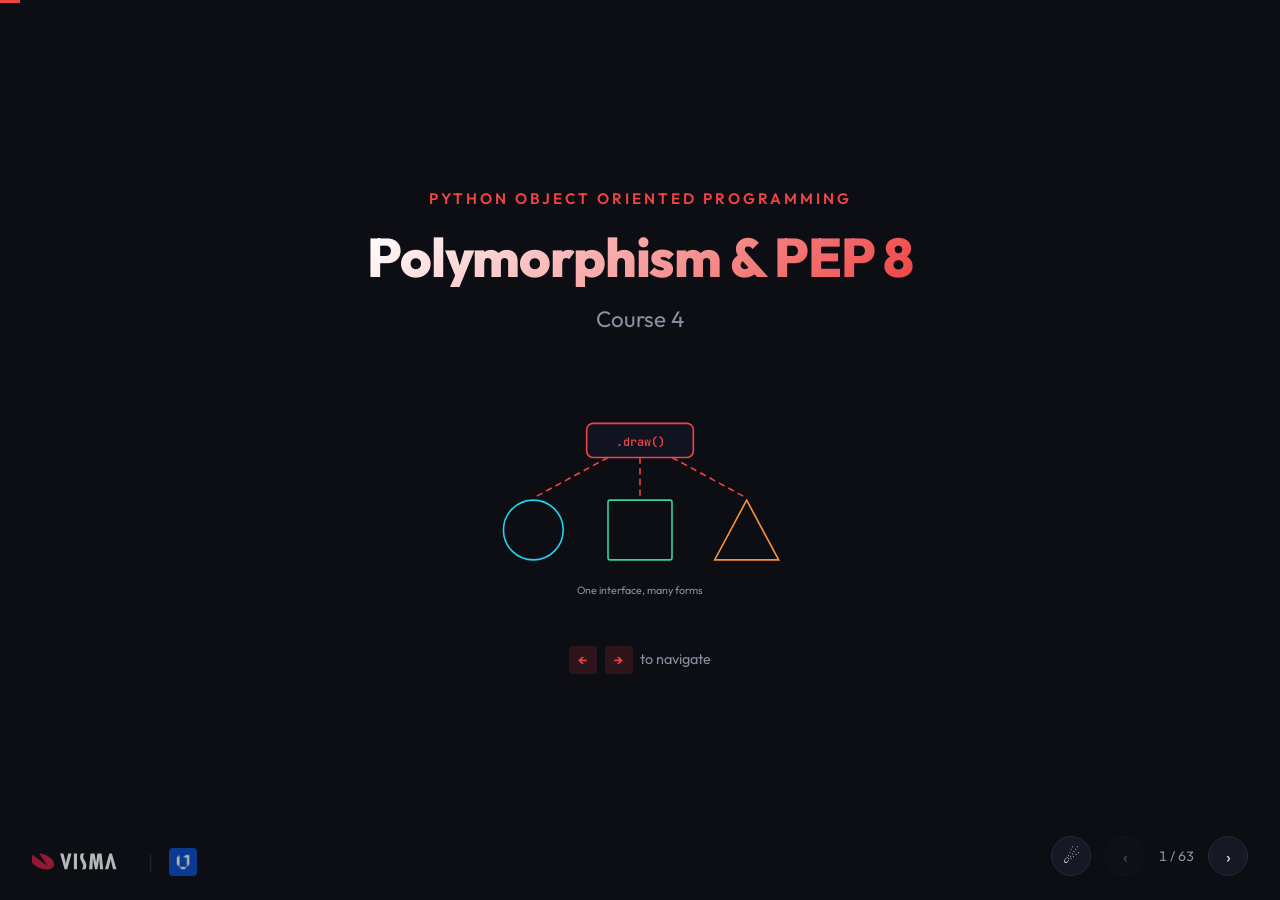
<file: 04-polymorphism.html>
<!DOCTYPE html>
<html lang="en">
<head>
<meta charset="UTF-8">
<meta name="viewport" content="width=device-width, initial-scale=1.0">
<title>Polymorphism & PEP 8: Course 4 — Python OOP</title>
<link href="https://fonts.googleapis.com/css2?family=JetBrains+Mono:wght@400;600&family=Outfit:wght@300;400;600;700;800&display=swap" rel="stylesheet">
<link rel="icon" href="vgtu.jpg">
<link rel="stylesheet" href="shared.css">
<style>
  @keyframes inheritFlow {
    0% { stroke-dashoffset: 20; }
    100% { stroke-dashoffset: 0; }
  }
  .inherit-line {
    stroke-dasharray: 6 4;
    animation: inheritFlow 1.5s linear infinite;
  }
  @keyframes nodeGlow {
    0%, 100% { filter: drop-shadow(0 0 0px transparent); }
    50% { filter: drop-shadow(0 0 8px var(--accent)); }
  }
  @keyframes treeGrow {
    from { opacity: 0; transform: scaleY(0); transform-origin: top; }
    to { opacity: 1; transform: scaleY(1); }
  }
  @keyframes diamondRotate {
    0% { transform: rotate(0deg); }
    100% { transform: rotate(360deg); }
  }
  @keyframes chainPulse1 { 0%, 100% { opacity: 0.3; } 0%, 33% { opacity: 1; } }
  @keyframes chainPulse2 { 0%, 100% { opacity: 0.3; } 33%, 66% { opacity: 1; } }
  @keyframes chainPulse3 { 0%, 100% { opacity: 0.3; } 66%, 100% { opacity: 1; } }
  .chain-1 { animation: chainPulse1 3s ease-in-out infinite; }
  .chain-2 { animation: chainPulse2 3s ease-in-out infinite; }
  .chain-3 { animation: chainPulse3 3s ease-in-out infinite; }
  @keyframes morphShape {
    0%, 100% { d: path("M150,40 L260,100 L220,200 L80,200 L40,100 Z"); fill: var(--accent); }
    33% { d: path("M150,30 A120,120 0 1,1 149.9,30"); fill: var(--cyan); }
    66% { d: path("M50,50 L250,50 L250,220 L50,220 Z"); fill: var(--green); }
  }
</style>
</head>
<body>

<div class="mobile-warning">
  <svg width="64" height="64" viewBox="0 0 24 24" fill="none" stroke="var(--muted)" stroke-width="1.5" stroke-linecap="round" stroke-linejoin="round">
    <rect x="2" y="3" width="20" height="14" rx="2"/><line x1="8" y1="21" x2="16" y2="21"/><line x1="12" y1="17" x2="12" y2="21"/>
  </svg>
  <h2>Please use a larger screen</h2>
  <p>This presentation is designed for desktop or projector displays.</p>
  <a href="index.html">&larr; Back to curriculum</a>
</div>

<div class="progress" id="progress"></div>

<div class="visma-logo" style="display: flex; align-items: center; gap: 16px;">
  <svg width="100" height="24" viewBox="30 75 165 45" xmlns="http://www.w3.org/2000/svg">
    <path d="M32.228 81.327c8.803.852 18.458 5.253 23.996 11.643 7.099 8.093 4.686 16.187-5.396 18.032-10.081 1.988-23.996-3.123-31.095-11.217-5.396-6.248-5.253-12.495-.284-15.902l27.971 20.73-15.192-23.286z" fill="#c92043"/>
    <path d="M170.805 111.002l-3.549-14.199c-.428-1.703-.711-3.407-.994-4.969h-.143c-.283 1.704-.426 3.266-.852 5.111l-3.551 14.057h-6.105l8.094-29.533h4.828l8.52 29.533h-6.248zM77.663 81.469l3.55 14.198c.568 1.704.71 3.409.994 4.969h.142c.284-1.703.426-3.408.852-5.111l3.55-14.056h6.105l-8.093 29.533h-4.828l-8.519-29.533h6.247zM97.256 81.469h5.822v29.533h-5.822V81.469zM136.02 81.469L139 98.934l2.414-17.465h7.809l2.982 29.533h-5.963l-1.42-21.298-.994 7.241-2.414 14.057h-4.543l-2.84-14.199-.994-6.531v-.568h-.142l-.852 21.298h-6.248l2.557-29.533h7.668zM117.561 81.469c-.994.71-1.703 1.987-2.271 3.265-1.562 3.55.141 6.389 1.561 8.945.143.284.428.71.568 1.136 3.266 5.395 4.402 9.37 2.131 15.049l-.568 1.137h-7.1c.852-.711 1.703-1.703 2.129-2.84 1.705-3.834-.283-7.383-2.129-10.934-2.129-4.117-4.402-8.376-1.988-14.198.143-.568.711-1.562.711-1.562h6.956v.002z" fill="var(--heading)"/>
  </svg>
  <span style="color: var(--border); font-size: 1.2rem;">|</span>
  <img src="vgtu.jpg" alt="VILNIUS TECH" height="28" style="border-radius: 4px;">
</div>

<div class="slide active center">
  <p style="color: var(--accent); font-size: 0.95rem; font-weight: 600; letter-spacing: 3px; text-transform: uppercase; margin-bottom: 1rem;">Python Object Oriented Programming</p>
  <h1>Polymorphism &amp; PEP 8</h1>
  <p class="subtitle">Course 4</p>
  <div style="margin-top: 3rem;">
    <svg viewBox="0 0 300 180" width="320">
      <rect x="100" y="5" width="100" height="32" rx="6" fill="var(--code-bg)" stroke="var(--accent)" stroke-width="1.5"/>
      <text x="150" y="26" text-anchor="middle" fill="var(--accent)" font-size="11" font-weight="600" font-family="JetBrains Mono, monospace">.draw()</text>
      <line x1="120" y1="37" x2="50" y2="75" stroke="var(--accent)" stroke-width="1.5" class="inherit-line"/>
      <line x1="150" y1="37" x2="150" y2="75" stroke="var(--accent)" stroke-width="1.5" class="inherit-line"/>
      <line x1="180" y1="37" x2="250" y2="75" stroke="var(--accent)" stroke-width="1.5" class="inherit-line"/>
      <circle cx="50" cy="105" r="28" fill="none" stroke="var(--cyan)" stroke-width="1.5"/>
      <rect x="120" y="77" width="60" height="56" rx="2" fill="none" stroke="var(--green)" stroke-width="1.5"/>
      <polygon points="250,77 280,133 220,133" fill="none" stroke="var(--orange)" stroke-width="1.5"/>
      <text x="150" y="165" text-anchor="middle" fill="var(--muted)" font-size="10" font-family="Outfit, sans-serif">One interface, many forms</text>
    </svg>
  </div>
  <p style="color: var(--muted); font-size: 0.9rem; margin-top: 2rem;">
    <span class="tag">&larr;</span> <span class="tag">&rarr;</span> to navigate
  </p>
</div>

<div class="slide">
  <h2>Course Curriculum</h2>
  <p style="color: var(--heading); margin-bottom: 1.5rem;">Where we are in the journey</p>
  <ul class="curriculum-list">
    <li style="color: var(--muted);">0. Introduction to the course</li>
    <li style="color: var(--muted);">1. Classes vs. Objects</li>
    <li style="color: var(--muted);">2. Encapsulation &amp; Access Control</li>
    <li style="color: var(--muted);">3. Inheritance</li>
    <li class="current" style="color: var(--accent); font-weight: 600;">4. Polymorphism &amp; PEP 8</li>
    <li>5. Composition &amp; Aggregation</li>
    <li>6. Exception Handling &amp; Logging</li>
    <li>7. SOLID Principles</li>
    <li>8. UML &amp; Design Patterns</li>
    <li>9. Design Patterns (2nd part)</li>
    <li>10. Testing &amp; TDD</li>
    <li>11. Libraries &amp; Frameworks</li>
    <li>12. Recap &amp; Consultation</li>
  </ul>
</div>

<div class="slide quiz-slide">
  <h2>Quiz Time! <span style="color: var(--muted); font-size: 1rem;">(Lecture 01)</span></h2>
  <p style="color: var(--accent); font-size: 1.1rem; font-weight: 600; margin-bottom: 1.5rem;">What is the process of creating an object from a class called?</p>
  <div class="two-col quiz-answers" style="margin-top: 2rem; max-width: 700px;">
    <div class="col quiz-answer" style="text-align: center;"><p style="font-size: 1.1rem; color: var(--green);">A) Compilation</p></div>
    <div class="col quiz-answer correct" style="text-align: center;"><p style="font-size: 1.1rem; color: var(--green);"><strong>B) Instantiation</strong></p></div>
    <div class="col quiz-answer" style="text-align: center;"><p style="font-size: 1.1rem; color: var(--green);">C) Inheritance</p></div>
    <div class="col quiz-answer" style="text-align: center;"><p style="font-size: 1.1rem; color: var(--green);">D) Encapsulation</p></div>
  </div>
  <p class="quiz-explanation" style="color: var(--muted); margin-top: 1rem; font-size: 0.9rem;">Creating an object from a class is called <strong>instantiation</strong> &mdash; the object is an instance of the class</p>
</div>
<div class="slide">
  <div class="layout">
    <div class="text">
      <p style="color: var(--accent); font-size: 0.85rem; font-weight: 600; letter-spacing: 2px; text-transform: uppercase; margin-bottom: 0.5rem;">Recap: Lecture 01</p>
      <h2>Classes: The Blueprint</h2>
      <ul>
        <li>A <strong>class</strong> defines <strong>attributes</strong> (data) and <strong>methods</strong> (behavior)</li>
        <li>It doesn't represent a tangible item until we create an <strong>object</strong> from it</li>
        <li>Creating an object = <strong>instantiation</strong></li>
      </ul>
      <pre><span class="kw">class</span> <span class="cls">Smartphone</span>:
    <span class="kw">def</span> <span class="fn">__init__</span>(<span class="par">self</span>, brand, color):
        <span class="par">self</span>.brand = brand
        <span class="par">self</span>.color = color

phone = <span class="cls">Smartphone</span>(<span class="str">"Apple"</span>, <span class="str">"Black"</span>)
<span class="cm"># phone is an instance of Smartphone</span></pre>
    </div>
    <div class="visual">
      <svg viewBox="0 0 300 300" width="280">
        <rect x="80" y="40" width="140" height="220" rx="20" fill="none" stroke="var(--accent)" stroke-width="2" stroke-dasharray="8 4" opacity="0.5"/>
        <text x="150" y="75" text-anchor="middle" fill="var(--accent)" font-size="13" font-weight="700" font-family="Outfit">BLUEPRINT</text>
        <rect x="100" y="95" width="100" height="50" rx="8" fill="var(--code-bg)" stroke="var(--green)" stroke-width="1.5"/>
        <text x="150" y="118" text-anchor="middle" fill="var(--green)" font-size="10" font-weight="600">attributes</text>
        <text x="150" y="133" text-anchor="middle" fill="var(--muted)" font-size="8">brand, color</text>
        <rect x="100" y="160" width="100" height="50" rx="8" fill="var(--code-bg)" stroke="var(--cyan)" stroke-width="1.5"/>
        <text x="150" y="183" text-anchor="middle" fill="var(--cyan)" font-size="10" font-weight="600">methods</text>
        <text x="150" y="198" text-anchor="middle" fill="var(--muted)" font-size="8">__init__()</text>
        <text x="150" y="240" text-anchor="middle" fill="var(--muted)" font-size="9">class Smartphone</text>
      </svg>
    </div>
  </div>
</div>


<div class="slide quiz-slide">
  <h2>Quiz Time! <span style="color: var(--muted); font-size: 1rem;">(Lecture 01)</span></h2>
  <p style="color: var(--accent); font-size: 1.1rem; font-weight: 600; margin-bottom: 1.5rem;">What does <code style="color: var(--accent);">self</code> refer to inside a method?</p>
  <div class="two-col quiz-answers" style="margin-top: 2rem; max-width: 700px;">
    <div class="col quiz-answer" style="text-align: center;"><p style="font-size: 1.1rem; color: var(--green);">A) The class itself</p></div>
    <div class="col quiz-answer" style="text-align: center;"><p style="font-size: 1.1rem; color: var(--green);">B) The parent class</p></div>
    <div class="col quiz-answer correct" style="text-align: center;"><p style="font-size: 1.1rem; color: var(--green);"><strong>C) The current instance</strong></p></div>
    <div class="col quiz-answer" style="text-align: center;"><p style="font-size: 1.1rem; color: var(--green);">D) A global variable</p></div>
  </div>
  <p class="quiz-explanation" style="color: var(--muted); margin-top: 1rem; font-size: 0.9rem;"><code>self</code> refers to the specific object instance that called the method</p>
</div>
<div class="slide">
  <h2>The <span class="accent">self</span> Parameter</h2>
  <p style="color: var(--heading); font-size: 1.15rem; margin-bottom: 1rem;">A way for an object to refer to <strong>itself</strong></p>
  <div class="two-col">
    <div>
      <ul>
        <li><code style="color: var(--accent);">self</code> is the <strong>first parameter</strong> in any method defined within a class</li>
        <li>It lets the method access the instance's <strong>attributes</strong> and other <strong>methods</strong></li>
        <li>When you call <code style="color: var(--green);">person1.compare_age(person2)</code>, <code style="color: var(--accent);">self</code> = person1</li>
      </ul>
    </div>
    <div>
      <pre><span class="kw">class</span> <span class="cls">Person</span>:
    <span class="kw">def</span> <span class="fn">__init__</span>(<span class="par">self</span>, name, age):
        <span class="par">self</span>.name = name
        <span class="par">self</span>.age = age

    <span class="kw">def</span> <span class="fn">compare_age</span>(<span class="par">self</span>, other):
        <span class="kw">if</span> <span class="par">self</span>.age > other.age:
            <span class="fn">print</span>(<span class="str">f"{self.name} is older"</span>)

person1 = <span class="cls">Person</span>(<span class="str">"Alice"</span>, <span class="num">30</span>)
person2 = <span class="cls">Person</span>(<span class="str">"Bob"</span>, <span class="num">25</span>)
person1.<span class="fn">compare_age</span>(person2)
<span class="cm"># Alice is older</span></pre>
    </div>
  </div>
</div>


<div class="slide quiz-slide">
  <h2>Quiz Time! <span style="color: var(--muted); font-size: 1rem;">(Lecture 02)</span></h2>
  <p style="color: var(--accent); font-size: 1.1rem; font-weight: 600; margin-bottom: 1.5rem;">Which prefix makes an attribute private in Python?</p>
  <div class="two-col quiz-answers" style="margin-top: 2rem; max-width: 700px;">
    <div class="col quiz-answer" style="text-align: center;"><p style="font-size: 1.1rem; color: var(--green);">A) No prefix</p></div>
    <div class="col quiz-answer" style="text-align: center;"><p style="font-size: 1.1rem; color: var(--green);">B) _single underscore</p></div>
    <div class="col quiz-answer correct" style="text-align: center;"><p style="font-size: 1.1rem; color: var(--green);"><strong>C) __double underscore</strong></p></div>
    <div class="col quiz-answer" style="text-align: center;"><p style="font-size: 1.1rem; color: var(--green);">D) #hash</p></div>
  </div>
  <p class="quiz-explanation" style="color: var(--muted); margin-top: 1rem; font-size: 0.9rem;">Double underscore triggers <strong>name mangling</strong>, making the attribute harder to access from outside</p>
</div>
<div class="slide">
  <p style="color: var(--accent); font-size: 0.85rem; font-weight: 600; letter-spacing: 2px; text-transform: uppercase; margin-bottom: 0.5rem;">Recap: Lecture 02</p>
  <h2>Access Control</h2>
  <div class="three-col" style="margin-top: 1rem;">
    <div class="col">
      <h3 style="color: var(--green);">Public</h3>
      <p style="font-size: 0.95rem;">Accessible from <strong>anywhere</strong> outside the class. No underscores.</p>
      <pre style="font-size: 0.8rem;"><span class="par">self</span>.engine_status = <span class="str">"Off"</span>

<span class="kw">def</span> <span class="fn">start_engine</span>(<span class="par">self</span>):
    <span class="par">self</span>.engine_status = <span class="str">"On"</span></pre>
    </div>
    <div class="col">
      <h3 style="color: var(--orange);">Protected <span class="tag orange">_single</span></h3>
      <p style="font-size: 0.95rem;">Accessible within class and <strong>subclasses</strong>. Convention, not enforced.</p>
      <pre style="font-size: 0.8rem;"><span class="par">self</span>._fuel_level = <span class="num">50</span>

<span class="kw">def</span> <span class="fn">_check_fuel</span>(<span class="par">self</span>):
    <span class="kw">return</span> <span class="par">self</span>._fuel_level > <span class="num">0</span></pre>
    </div>
    <div class="col">
      <h3 style="color: var(--accent);">Private <span class="tag">__double</span></h3>
      <p style="font-size: 0.95rem;">Accessible <strong>within class only</strong>. Name mangling prevents outside access.</p>
      <pre style="font-size: 0.8rem;"><span class="par">self</span>.__owner = <span class="str">"John"</span>

<span class="kw">def</span> <span class="fn">__display_owner</span>(<span class="par">self</span>):
    <span class="fn">print</span>(<span class="par">self</span>.__owner)</pre>
    </div>
  </div>
</div>


<div class="slide quiz-slide">
  <h2>Quiz Time! <span style="color: var(--muted); font-size: 1rem;">(Lecture 02)</span></h2>
  <p style="color: var(--accent); font-size: 1.1rem; font-weight: 600; margin-bottom: 1.5rem;">What is <code style="color: var(--green);">get_balance()</code> an example of?</p>
  <pre style="font-size: 0.9rem; max-width: 700px;"><span class="kw">class</span> <span class="cls">BankAccount</span>:
    <span class="kw">def</span> <span class="fn">__init__</span>(<span class="par">self</span>, balance):
        <span class="par">self</span>._balance = balance

    <span class="kw">def</span> <span class="fn">get_balance</span>(<span class="par">self</span>):
        <span class="kw">return</span> <span class="par">self</span>._balance</pre>
  <div class="two-col quiz-answers" style="margin-top: 2rem; max-width: 700px;">
    <div class="col quiz-answer" style="text-align: center;"><p style="font-size: 1.1rem; color: var(--green);">A) Constructor</p></div>
    <div class="col quiz-answer" style="text-align: center;"><p style="font-size: 1.1rem; color: var(--green);">B) Destructor</p></div>
    <div class="col quiz-answer correct" style="text-align: center;"><p style="font-size: 1.1rem; color: var(--green);"><strong>C) Getter method</strong></p></div>
    <div class="col quiz-answer" style="text-align: center;"><p style="font-size: 1.1rem; color: var(--green);">D) Static method</p></div>
  </div>
  <p class="quiz-explanation" style="color: var(--muted); margin-top: 1rem; font-size: 0.9rem;">A <strong>getter</strong> provides controlled read access to a protected/private attribute</p>
</div>
<div class="slide">
  <p style="color: var(--accent); font-size: 0.85rem; font-weight: 600; letter-spacing: 2px; text-transform: uppercase; margin-bottom: 0.5rem;">Recap: Lecture 02</p>
  <h2>Encapsulation: <span class="accent">Getters &amp; Setters</span></h2>
  <div class="two-col">
    <div>
      <ul>
        <li><strong>Encapsulation</strong> = bundling data + methods that operate on it</li>
        <li><strong>Getters</strong> provide controlled <strong>read</strong> access</li>
        <li><strong>Setters</strong> provide controlled <strong>write</strong> access with validation</li>
        <li>Keeps internal state <strong>consistent</strong> and <strong>protected</strong></li>
      </ul>
    </div>
    <div>
      <pre style="font-size: 0.8rem;"><span class="kw">class</span> <span class="cls">BankAccount</span>:
    <span class="kw">def</span> <span class="fn">__init__</span>(<span class="par">self</span>, balance):
        <span class="par">self</span>._balance = balance

    <span class="kw">def</span> <span class="fn">get_balance</span>(<span class="par">self</span>):
        <span class="kw">return</span> <span class="par">self</span>._balance

    <span class="kw">def</span> <span class="fn">deposit</span>(<span class="par">self</span>, amount):
        <span class="kw">if</span> amount > <span class="num">0</span>:
            <span class="par">self</span>._balance += amount</pre>
    </div>
  </div>
</div>


<div class="slide quiz-slide">
  <h2>Quiz Time! <span style="color: var(--muted); font-size: 1rem;">(Lecture 03)</span></h2>
  <p style="color: var(--accent); font-size: 1.1rem; font-weight: 600; margin-bottom: 1.5rem;">A class that inherits from another class is called a:</p>
  <div class="two-col quiz-answers" style="margin-top: 2rem; max-width: 700px;">
    <div class="col quiz-answer" style="text-align: center;"><p style="font-size: 1.1rem; color: var(--green);">A) Base class</p></div>
    <div class="col quiz-answer" style="text-align: center;"><p style="font-size: 1.1rem; color: var(--green);">B) Super class</p></div>
    <div class="col quiz-answer correct" style="text-align: center;"><p style="font-size: 1.1rem; color: var(--green);"><strong>C) Derived class</strong></p></div>
    <div class="col quiz-answer" style="text-align: center;"><p style="font-size: 1.1rem; color: var(--green);">D) Abstract class</p></div>
  </div>
  <p class="quiz-explanation" style="color: var(--muted); margin-top: 1rem; font-size: 0.9rem;">Also known as <strong>subclass</strong> or <strong>child class</strong> &mdash; it derives from the parent/base/super class</p>
</div>
<div class="slide">
  <div class="layout">
    <div class="text">
      <p style="color: var(--accent); font-size: 0.85rem; font-weight: 600; letter-spacing: 2px; text-transform: uppercase; margin-bottom: 0.5rem;">Recap: Lecture 03</p>
      <h2>Inheritance Terminology</h2>
      <ul>
        <li><strong>Base Class</strong> (Superclass) &mdash; the class from which properties and methods are inherited. Also known as "parent" class.</li>
        <li><strong>Inheritance</strong> allows creating a new class that is a <strong>modified version</strong> of an existing class.</li>
        <li><strong>Derived Class</strong> (Subclass) &mdash; the class that inherits. It can add new properties/methods or modify existing ones. Also known as "child" class.</li>
      </ul>
    </div>
    <div class="visual">
      <svg viewBox="0 0 260 260" width="240">
        <rect x="70" y="20" width="120" height="46" rx="8" fill="var(--code-bg)" stroke="var(--accent)" stroke-width="2"/>
        <text x="130" y="38" text-anchor="middle" fill="var(--accent)" font-size="12" font-weight="600">Animal</text>
        <text x="130" y="56" text-anchor="middle" fill="var(--muted)" font-size="9">Parent class</text>
        <line x1="100" y1="66" x2="60" y2="120" stroke="var(--accent)" stroke-width="1.5" stroke-dasharray="6 4"/>
        <line x1="160" y1="66" x2="200" y2="120" stroke="var(--accent)" stroke-width="1.5" stroke-dasharray="6 4"/>
        <rect x="10" y="120" width="100" height="46" rx="8" fill="var(--code-bg)" stroke="var(--green)" stroke-width="1.5"/>
        <text x="60" y="138" text-anchor="middle" fill="var(--green)" font-size="12" font-weight="600">Dog</text>
        <text x="60" y="156" text-anchor="middle" fill="var(--muted)" font-size="9">Child class</text>
        <rect x="150" y="120" width="100" height="46" rx="8" fill="var(--code-bg)" stroke="var(--cyan)" stroke-width="1.5"/>
        <text x="200" y="138" text-anchor="middle" fill="var(--cyan)" font-size="12" font-weight="600">Cat</text>
        <text x="200" y="156" text-anchor="middle" fill="var(--muted)" font-size="9">Child class</text>
      </svg>
    </div>
  </div>
</div>


<div class="slide quiz-slide">
  <h2>Quiz Time! <span style="color: var(--muted); font-size: 1rem;">(Lecture 03)</span></h2>
  <p style="color: var(--accent); font-size: 1.1rem; font-weight: 600; margin-bottom: 1.5rem;">What's the output?</p>
  <pre style="font-size: 0.9rem; max-width: 700px;"><span class="kw">class</span> <span class="cls">Vehicle</span>:
    <span class="kw">def</span> <span class="fn">__init__</span>(<span class="par">self</span>, speed):
        <span class="par">self</span>.speed = speed

<span class="kw">class</span> <span class="cls">Car</span>(<span class="cls">Vehicle</span>):
    <span class="kw">def</span> <span class="fn">__init__</span>(<span class="par">self</span>, speed, brand):
        <span class="par">self</span>.brand = brand

car = <span class="cls">Car</span>(<span class="num">120</span>, <span class="str">"Toyota"</span>)
<span class="fn">print</span>(car.speed)</pre>
  <div class="two-col quiz-answers" style="margin-top: 2rem; max-width: 700px;">
    <div class="col quiz-answer" style="text-align: center;"><p style="font-size: 1.1rem; color: var(--green);">A) 120</p></div>
    <div class="col quiz-answer correct" style="text-align: center;"><p style="font-size: 1.1rem; color: var(--green);"><strong>B) AttributeError</strong></p></div>
    <div class="col quiz-answer" style="text-align: center;"><p style="font-size: 1.1rem; color: var(--green);">C) None</p></div>
    <div class="col quiz-answer" style="text-align: center;"><p style="font-size: 1.1rem; color: var(--green);">D) Toyota</p></div>
  </div>
  <p class="quiz-explanation" style="color: var(--muted); margin-top: 1rem; font-size: 0.9rem;">Car's <code>__init__</code> overrides Vehicle's but never calls <code>super().__init__(speed)</code> &mdash; so <code>speed</code> is never set!</p>
</div>
<div class="slide">
  <p style="color: var(--accent); font-size: 0.85rem; font-weight: 600; letter-spacing: 2px; text-transform: uppercase; margin-bottom: 0.5rem;">Recap: Lecture 03</p>
  <h2>How <span class="accent">super()</span> Works</h2>
  <p style="color: var(--heading); margin-bottom: 1rem;">Call <code style="color: var(--accent);">super()</code> to access the superclass's methods that have been overridden</p>
  <div class="two-col">
    <div>
      <pre><span class="kw">class</span> <span class="cls">Animal</span>:
    <span class="kw">def</span> <span class="fn">__init__</span>(<span class="par">self</span>, name):
        <span class="par">self</span>.name = name

<span class="kw">class</span> <span class="cls">Dog</span>(<span class="cls">Animal</span>):
    <span class="kw">def</span> <span class="fn">__init__</span>(<span class="par">self</span>, name, breed):
        <span class="fn">super</span>().<span class="fn">__init__</span>(name)
        <span class="par">self</span>.breed = breed</pre>
    </div>
    <div>
      <ul>
        <li><code style="color: var(--accent);">super()</code> refers to the <strong>parent class</strong></li>
        <li>Particularly useful for <code>__init__</code> to ensure parent is correctly initialized</li>
        <li>Without it, parent attributes are <strong>never set</strong> &mdash; causing AttributeError</li>
      </ul>
      <div class="callout" style="margin-top: 1rem;">Always call <code>super().__init__()</code> when overriding <code>__init__</code> in a child class!</div>
    </div>
  </div>
</div>


<div class="slide quiz-slide">
  <h2>Quiz Time! <span style="color: var(--muted); font-size: 1rem;">(Lecture 03)</span></h2>
  <p style="color: var(--accent); font-size: 1.1rem; font-weight: 600; margin-bottom: 1.5rem;">What does this code print?</p>
  <pre style="font-size: 0.9rem; max-width: 700px;"><span class="kw">class</span> <span class="cls">A</span>:
    <span class="kw">def</span> <span class="fn">greet</span>(<span class="par">self</span>):
        <span class="fn">print</span>(<span class="str">"Hello from A"</span>)

<span class="kw">class</span> <span class="cls">B</span>(<span class="cls">A</span>):
    <span class="kw">def</span> <span class="fn">greet</span>(<span class="par">self</span>):
        <span class="fn">print</span>(<span class="str">"Hello from B"</span>)

<span class="kw">class</span> <span class="cls">C</span>(<span class="cls">B</span>):
    <span class="kw">pass</span>

obj = <span class="cls">C</span>()
obj.<span class="fn">greet</span>()</pre>
  <div class="two-col quiz-answers" style="margin-top: 2rem; max-width: 700px;">
    <div class="col quiz-answer" style="text-align: center;"><p style="font-size: 1.1rem; color: var(--green);">A) Hello from A</p></div>
    <div class="col quiz-answer correct" style="text-align: center;"><p style="font-size: 1.1rem; color: var(--green);"><strong>B) Hello from B</strong></p></div>
    <div class="col quiz-answer" style="text-align: center;"><p style="font-size: 1.1rem; color: var(--green);">C) Error</p></div>
    <div class="col quiz-answer" style="text-align: center;"><p style="font-size: 1.1rem; color: var(--green);">D) Nothing</p></div>
  </div>
  <p class="quiz-explanation" style="color: var(--muted); margin-top: 1rem; font-size: 0.9rem;">C has no <code>greet()</code>, so Python follows the MRO: C &rarr; B &rarr; finds it in B</p>
</div>
<div class="slide">
  <p style="color: var(--accent); font-size: 0.85rem; font-weight: 600; letter-spacing: 2px; text-transform: uppercase; margin-bottom: 0.5rem;">Recap: Lecture 03</p>
  <h2>Method Resolution Order <span class="accent">(MRO)</span></h2>
  <div class="two-col">
    <div>
      <ul>
        <li>Python searches for methods in a <strong>specific order</strong></li>
        <li>Starts with the <strong>current class</strong>, then goes <strong>left to right</strong> through parent classes</li>
        <li>If a method is found, the search <strong>stops</strong></li>
        <li>Use <code style="color: var(--green);">ClassName.mro()</code> to see the full order</li>
      </ul>
      <pre style="font-size: 0.8rem;"><span class="fn">print</span>(<span class="cls">C</span>.<span class="fn">mro</span>())
<span class="cm"># [C, B, A, object]</span></pre>
    </div>
    <div>
      <svg viewBox="0 0 260 340" width="360" style="margin: 0 auto; display: block;">
        <rect x="70" y="10" width="140" height="55" rx="10" fill="var(--code-bg)" stroke="var(--accent)" stroke-width="2"/>
        <text x="140" y="44" text-anchor="middle" fill="var(--accent)" font-size="18" font-weight="600">A</text>
        <line x1="140" y1="65" x2="140" y2="105" stroke="var(--muted)" stroke-width="2" stroke-dasharray="8 5"/>
        <rect x="70" y="105" width="140" height="55" rx="10" fill="var(--code-bg)" stroke="var(--green)" stroke-width="2"/>
        <text x="140" y="139" text-anchor="middle" fill="var(--green)" font-size="18" font-weight="600">B</text>
        <line x1="140" y1="160" x2="140" y2="200" stroke="var(--muted)" stroke-width="2" stroke-dasharray="8 5"/>
        <rect x="70" y="200" width="140" height="55" rx="10" fill="var(--code-bg)" stroke="var(--cyan)" stroke-width="2"/>
        <text x="140" y="234" text-anchor="middle" fill="var(--cyan)" font-size="18" font-weight="600">C</text>
        <text x="35" y="240" text-anchor="middle" fill="var(--orange)" font-size="14" font-weight="600">start</text>
        <text x="35" y="40" text-anchor="middle" fill="var(--muted)" font-size="14">found!</text>
        <path d="M 35 230 L 35 48" stroke="var(--orange)" stroke-width="2" fill="none" marker-end="url(#arrowMro)"/>
        <defs><marker id="arrowMro" viewBox="0 0 10 10" refX="9" refY="5" markerWidth="7" markerHeight="7" orient="auto"><path d="M 0 0 L 10 5 L 0 10 z" fill="var(--orange)"/></marker></defs>
      </svg>
    </div>
  </div>
</div>


<div class="slide quiz-slide">
  <h2>Quiz Time! <span style="color: var(--muted); font-size: 1rem;">(Bridge)</span></h2>
  <p style="color: var(--accent); font-size: 1.1rem; font-weight: 600; margin-bottom: 1.5rem;">What's wrong with this approach?</p>
  <pre style="font-size: 0.85rem; max-width: 700px;"><span class="kw">class</span> <span class="cls">Dog</span>:
    <span class="kw">def</span> <span class="fn">make_sound</span>(<span class="par">self</span>): <span class="fn">print</span>(<span class="str">"Bark"</span>)

<span class="kw">class</span> <span class="cls">Cat</span>:
    <span class="kw">def</span> <span class="fn">make_sound</span>(<span class="par">self</span>): <span class="fn">print</span>(<span class="str">"Meow"</span>)

animals = [<span class="cls">Dog</span>(), <span class="cls">Cat</span>()]
<span class="kw">for</span> animal <span class="kw">in</span> animals:
    <span class="kw">if</span> <span class="fn">isinstance</span>(animal, <span class="cls">Dog</span>):
        animal.<span class="fn">make_sound</span>()
    <span class="kw">elif</span> <span class="fn">isinstance</span>(animal, <span class="cls">Cat</span>):
        animal.<span class="fn">make_sound</span>()</pre>
  <div class="two-col quiz-answers" style="margin-top: 2rem; max-width: 700px;">
    <div class="col quiz-answer" style="text-align: center;"><p style="font-size: 1.1rem; color: var(--green);">A) Nothing wrong</p></div>
    <div class="col quiz-answer" style="text-align: center;"><p style="font-size: 1.1rem; color: var(--green);">B) Should use type() instead</p></div>
    <div class="col quiz-answer correct" style="text-align: center;"><p style="font-size: 1.1rem; color: var(--green);"><strong>C) Checking types manually defeats the purpose</strong></p></div>
    <div class="col quiz-answer" style="text-align: center;"><p style="font-size: 1.1rem; color: var(--green);">D) Missing else clause</p></div>
  </div>
  <p class="quiz-explanation" style="color: var(--muted); margin-top: 1rem; font-size: 0.9rem;">This is exactly what <strong>polymorphism</strong> solves &mdash; we can just call <code>animal.make_sound()</code> directly!</p>
</div>

<div class="slide">
  <h2>The 4 Characteristics of OOP</h2>
  <div class="two-col" style="margin-top: 1rem;">
    <div class="col" style="border-color: var(--border);">
      <h3 style="color: var(--purple);">Abstraction</h3>
      <p style="font-size: 0.95rem;">The most essential, impressive, stable thing of an object</p>
    </div>
    <div class="col" style="border-color: var(--border);">
      <h3 style="color: var(--cyan);">Encapsulation</h3>
      <p style="font-size: 0.95rem;">Behavior hides internal details</p>
    </div>
    <div class="col" style="border-color: var(--border);">
      <h3 style="color: var(--orange);">Inheritance</h3>
      <p style="font-size: 0.95rem;">Behaviors are inheritable</p>
    </div>
    <div class="col" style="border-color: var(--accent); border-width: 2px; box-shadow: 0 0 20px var(--accent-glow);">
      <h3 style="color: var(--accent);">Polymorphism</h3>
      <p style="font-size: 0.95rem; color: var(--heading);">Behaviors take <strong>many forms</strong></p>
    </div>
  </div>
  <div class="callout" style="margin-top: 1.5rem;">
    Today's focus: <strong>Polymorphism</strong> &mdash; how one interface serves multiple forms
  </div>
</div>

<div class="slide">
  <h2>Agenda for Today</h2>
  <div class="three-col" style="margin-top: 1rem;">
    <div>
      <h3 style="color: var(--muted);">Recap</h3>
      <ul>
        <li>Quiz questions from <strong>01</strong>, <strong>02</strong>, <strong>03</strong></li>
        <li>Bridge to polymorphism</li>
      </ul>
    </div>
    <div>
      <h3>Polymorphism</h3>
      <ul>
        <li>Definition &amp; types</li>
        <li>Overloading vs overriding</li>
        <li>Duck typing</li>
        <li>Abstract classes</li>
        <li>Refactoring with polymorphism</li>
      </ul>
    </div>
    <div>
      <h3 style="color: var(--green);">Practice + PEP 8</h3>
      <ul>
        <li>Live coding</li>
        <li>PEP 8 code style</li>
        <li>Coursework overview</li>
      </ul>
    </div>
  </div>
</div>

<div class="slide">
  <h2>Understanding <span class="accent">Polymorphism</span></h2>
  <div class="layout">
    <div class="text">
      <p style="color: var(--heading); font-size: 1.15rem; margin-bottom: 1rem;">A fundamental OOP concept where objects of different classes can be treated as objects of a common super class</p>
      <ul>
        <li><strong>poly</strong> = many, <strong>morph</strong> = form</li>
        <li>The ability of <strong>one interface</strong> to represent <strong>multiple forms</strong></li>
        <li>Same method name, <strong>different behaviors</strong> depending on the object</li>
        <li>Enables writing <strong>flexible</strong> and <strong>extensible</strong> code</li>
      </ul>
    </div>
    <div class="visual">
      <svg viewBox="0 0 260 200" width="260">
        <rect x="80" y="5" width="100" height="30" rx="6" fill="var(--code-bg)" stroke="var(--accent)" stroke-width="1.5"/>
        <text x="130" y="25" text-anchor="middle" fill="var(--accent)" font-size="11" font-weight="600" font-family="JetBrains Mono, monospace">speak()</text>
        <line x1="100" y1="35" x2="40" y2="70" stroke="var(--border)" stroke-width="1" class="inherit-line"/>
        <line x1="130" y1="35" x2="130" y2="70" stroke="var(--border)" stroke-width="1" class="inherit-line"/>
        <line x1="160" y1="35" x2="220" y2="70" stroke="var(--border)" stroke-width="1" class="inherit-line"/>
        <rect x="5" y="70" width="70" height="45" rx="6" fill="var(--code-bg)" stroke="var(--cyan)" stroke-width="1.5"/>
        <text x="40" y="88" text-anchor="middle" fill="var(--cyan)" font-size="10" font-weight="600" font-family="Outfit">Dog</text>
        <text x="40" y="105" text-anchor="middle" fill="var(--muted)" font-size="8" font-family="JetBrains Mono, monospace">"Woof!"</text>
        <rect x="95" y="70" width="70" height="45" rx="6" fill="var(--code-bg)" stroke="var(--green)" stroke-width="1.5"/>
        <text x="130" y="88" text-anchor="middle" fill="var(--green)" font-size="10" font-weight="600" font-family="Outfit">Cat</text>
        <text x="130" y="105" text-anchor="middle" fill="var(--muted)" font-size="8" font-family="JetBrains Mono, monospace">"Meow!"</text>
        <rect x="185" y="70" width="70" height="45" rx="6" fill="var(--code-bg)" stroke="var(--orange)" stroke-width="1.5"/>
        <text x="220" y="88" text-anchor="middle" fill="var(--orange)" font-size="10" font-weight="600" font-family="Outfit">Duck</text>
        <text x="220" y="105" text-anchor="middle" fill="var(--muted)" font-size="8" font-family="JetBrains Mono, monospace">"Quack!"</text>
        <text x="130" y="145" text-anchor="middle" fill="var(--muted)" font-size="9" font-family="Outfit">Same method call</text>
        <text x="130" y="160" text-anchor="middle" fill="var(--accent)" font-size="10" font-weight="600" font-family="Outfit">Different results</text>
      </svg>
    </div>
  </div>
</div>

<div class="slide">
  <h2>Why <span class="accent">Polymorphism</span> Matters</h2>
  <div class="layout">
    <div class="text">
      <p style="color: var(--heading); font-size: 1.05rem; margin-bottom: 1rem;">Real-world analogy: You press <strong>play()</strong> and different players behave differently</p>
      <ul>
        <li>Same <strong>remote control</strong>, different devices</li>
        <li>Write code that works with <strong>any</strong> subclass</li>
        <li>Add new types <strong>without changing</strong> existing code</li>
        <li>Reduces <strong>if/elif chains</strong> and type checking</li>
        <li>Follows the <strong>Open/Closed Principle</strong></li>
      </ul>
    </div>
    <div class="visual">
      <svg viewBox="0 0 240 210" width="240">
        <rect x="55" y="2" width="130" height="50" rx="10" fill="var(--accent)" fill-opacity="0.15" stroke="var(--accent)" stroke-width="1.5"/>
        <text x="120" y="22" text-anchor="middle" fill="var(--accent)" font-size="14" font-weight="700" font-family="Outfit">&#9654;</text>
        <text x="120" y="42" text-anchor="middle" fill="var(--accent)" font-size="10" font-weight="600" font-family="JetBrains Mono, monospace">play()</text>
        <line x1="85" y1="52" x2="40" y2="90" stroke="var(--border)" stroke-width="1" class="inherit-line"/>
        <line x1="120" y1="52" x2="120" y2="90" stroke="var(--border)" stroke-width="1" class="inherit-line"/>
        <line x1="155" y1="52" x2="200" y2="90" stroke="var(--border)" stroke-width="1" class="inherit-line"/>
        <rect x="5" y="90" width="70" height="40" rx="6" fill="var(--code-bg)" stroke="var(--green)" stroke-width="1.5"/>
        <text x="40" y="108" text-anchor="middle" fill="var(--green)" font-size="9" font-weight="600" font-family="Outfit">Spotify</text>
        <text x="40" y="122" text-anchor="middle" fill="var(--muted)" font-size="7" font-family="JetBrains Mono, monospace">stream audio</text>
        <rect x="85" y="90" width="70" height="40" rx="6" fill="var(--code-bg)" stroke="var(--cyan)" stroke-width="1.5"/>
        <text x="120" y="108" text-anchor="middle" fill="var(--cyan)" font-size="9" font-weight="600" font-family="Outfit">YouTube</text>
        <text x="120" y="122" text-anchor="middle" fill="var(--muted)" font-size="7" font-family="JetBrains Mono, monospace">stream video</text>
        <rect x="165" y="90" width="70" height="40" rx="6" fill="var(--code-bg)" stroke="var(--orange)" stroke-width="1.5"/>
        <text x="200" y="108" text-anchor="middle" fill="var(--orange)" font-size="9" font-weight="600" font-family="Outfit">Radio</text>
        <text x="200" y="122" text-anchor="middle" fill="var(--muted)" font-size="7" font-family="JetBrains Mono, monospace">tune freq</text>
      </svg>
    </div>
  </div>
</div>

<div class="slide">
  <h2>Polymorphism <span class="accent">You Already Use</span></h2>
  <p style="color: var(--heading); margin-bottom: 1rem;">Python's built-in functions are polymorphic!</p>
  <div class="two-col">
    <div>
      <h3 style="color: var(--cyan);">len() on different types</h3>
      <pre><span class="fn">len</span>(<span class="str">"Hello"</span>)       <span class="cm"># 5</span>
<span class="fn">len</span>([<span class="num">1</span>, <span class="num">2</span>, <span class="num">3</span>])    <span class="cm"># 3</span>
<span class="fn">len</span>({<span class="str">"a"</span>: <span class="num">1</span>})      <span class="cm"># 1</span></pre>
      <h3 style="color: var(--green); margin-top: 1rem;">+ operator overloading</h3>
      <pre><span class="num">5</span> + <span class="num">3</span>              <span class="cm"># 8 (addition)</span>
<span class="str">"Hi"</span> + <span class="str">" there"</span>    <span class="cm"># "Hi there" (concat)</span>
[<span class="num">1</span>] + [<span class="num">2</span>]          <span class="cm"># [1, 2] (merge)</span></pre>
    </div>
    <div>
      <h3 style="color: var(--orange);">print() on anything</h3>
      <pre><span class="fn">print</span>(<span class="num">42</span>)           <span class="cm"># "42"</span>
<span class="fn">print</span>(<span class="str">"text"</span>)       <span class="cm"># "text"</span>
<span class="fn">print</span>([<span class="num">1</span>, <span class="num">2</span>])      <span class="cm"># "[1, 2]"</span></pre>
      <div class="callout" style="margin-top: 1.5rem;">
        You've already seen this in lecture 03 &mdash; Dog and Cat both had <code style="color: var(--green);">speak()</code> methods!
      </div>
    </div>
  </div>
</div>

<div class="slide">
  <h2>Polymorphism <span class="accent">Visual</span></h2>
  <div class="layout">
    <div class="text">
      <pre style="font-size: 0.85rem;"><span class="kw">class</span> <span class="cls">Animal</span>:
    <span class="kw">def</span> <span class="fn">speak</span>(<span class="par">self</span>):
        <span class="kw">pass</span>

<span class="kw">class</span> <span class="cls">Dog</span>(<span class="cls">Animal</span>):
    <span class="kw">def</span> <span class="fn">speak</span>(<span class="par">self</span>):
        <span class="kw">return</span> <span class="str">"Woof!"</span>

<span class="kw">class</span> <span class="cls">Cat</span>(<span class="cls">Animal</span>):
    <span class="kw">def</span> <span class="fn">speak</span>(<span class="par">self</span>):
        <span class="kw">return</span> <span class="str">"Meow!"</span></pre>
    </div>
    <div class="visual">
      <svg viewBox="0 0 260 240" width="260">
        <rect x="70" y="10" width="120" height="60" rx="8" fill="var(--code-bg)" stroke="var(--accent)" stroke-width="1.5"/>
        <text x="130" y="30" text-anchor="middle" fill="var(--accent)" font-size="12" font-weight="700" font-family="Outfit">Animal</text>
        <line x1="70" y1="38" x2="190" y2="38" stroke="var(--border)" stroke-width="1"/>
        <text x="130" y="55" text-anchor="middle" fill="var(--muted)" font-size="9" font-family="JetBrains Mono, monospace">speak()</text>
        <line x1="100" y1="70" x2="55" y2="120" stroke="var(--accent)" stroke-width="1.5" class="inherit-line"/>
        <line x1="160" y1="70" x2="205" y2="120" stroke="var(--accent)" stroke-width="1.5" class="inherit-line"/>
        <rect x="5" y="120" width="100" height="60" rx="8" fill="var(--code-bg)" stroke="var(--cyan)" stroke-width="1.5"/>
        <text x="55" y="142" text-anchor="middle" fill="var(--cyan)" font-size="12" font-weight="700" font-family="Outfit">Dog</text>
        <line x1="5" y1="148" x2="105" y2="148" stroke="var(--border)" stroke-width="1"/>
        <text x="55" y="168" text-anchor="middle" fill="var(--green)" font-size="9" font-family="JetBrains Mono, monospace">speak() &rarr; "Woof!"</text>
        <rect x="155" y="120" width="100" height="60" rx="8" fill="var(--code-bg)" stroke="var(--green)" stroke-width="1.5"/>
        <text x="205" y="142" text-anchor="middle" fill="var(--green)" font-size="12" font-weight="700" font-family="Outfit">Cat</text>
        <line x1="155" y1="148" x2="255" y2="148" stroke="var(--border)" stroke-width="1"/>
        <text x="205" y="168" text-anchor="middle" fill="var(--green)" font-size="9" font-family="JetBrains Mono, monospace">speak() &rarr; "Meow!"</text>

      </svg>
    </div>
  </div>
</div>

<div class="slide">
  <h2>Polymorphism <span class="accent">Code</span></h2>
  <pre style="font-size: 0.9rem; max-width: 750px;"><span class="kw">class</span> <span class="cls">Animal</span>:
    <span class="kw">def</span> <span class="fn">speak</span>(<span class="par">self</span>):
        <span class="kw">pass</span>

<span class="kw">class</span> <span class="cls">Dog</span>(<span class="cls">Animal</span>):
    <span class="kw">def</span> <span class="fn">speak</span>(<span class="par">self</span>):
        <span class="kw">return</span> <span class="str">"Woof!"</span>

<span class="kw">class</span> <span class="cls">Cat</span>(<span class="cls">Animal</span>):
    <span class="kw">def</span> <span class="fn">speak</span>(<span class="par">self</span>):
        <span class="kw">return</span> <span class="str">"Meow!"</span>

animals = [<span class="cls">Dog</span>(), <span class="cls">Cat</span>(), <span class="cls">Dog</span>(), <span class="cls">Cat</span>()]

<span class="kw">for</span> animal <span class="kw">in</span> animals:
    <span class="fn">print</span>(animal.<span class="fn">speak</span>())</pre>
  <div class="callout" style="max-width: 750px;">
    Output: <code style="color: var(--green);">Woof! Meow! Woof! Meow!</code> &mdash; same method call, different behavior!
  </div>
</div>

<div class="slide">
  <h2>Static vs Dynamic <span class="accent">Polymorphism</span></h2>
  <div class="two-col" style="margin-top: 1rem;">
    <div class="col">
      <h3 style="color: var(--cyan);">Compile-time (Static)</h3>
      <ul>
        <li>Resolved at <strong>compile time</strong></li>
        <li>Achieved through <strong>method overloading</strong></li>
        <li>Determined by <strong>method signature</strong></li>
        <li>Common in Java, C++</li>
      </ul>
      <div style="margin-top: 0.8rem;">
        <span class="tag cyan">Overloading</span>
      </div>
    </div>
    <div class="col" style="border-color: var(--accent); border-width: 2px;">
      <h3 style="color: var(--accent);">Runtime (Dynamic)</h3>
      <ul>
        <li>Resolved at <strong>runtime</strong></li>
        <li>Achieved through <strong>method overriding</strong></li>
        <li>Determined by <strong>object's actual type</strong></li>
        <li>Primary form in <strong>Python</strong></li>
      </ul>
      <div style="margin-top: 0.8rem;">
        <span class="tag">Overriding</span>
      </div>
    </div>
  </div>
</div>

<div class="slide">
  <h2>Method <span class="accent">Overloading</span> vs <span class="accent">Overriding</span></h2>
  <div class="two-col" style="margin-top: 1rem;">
    <div class="col">
      <h3 style="color: var(--cyan);">Overloading</h3>
      <ul>
        <li><strong>Same name</strong>, different parameters</li>
        <li><strong>Static</strong> polymorphism</li>
        <li>Within the <strong>same class</strong></li>
        <li>Resolved at compile time</li>
        <li>Not natively supported in Python</li>
      </ul>
    </div>
    <div class="col">
      <h3 style="color: var(--green);">Overriding</h3>
      <ul>
        <li><strong>Same name</strong> + same parameters</li>
        <li><strong>Dynamic</strong> polymorphism</li>
        <li>In a <strong>subclass</strong></li>
        <li>Resolved at runtime</li>
        <li>Core mechanism in Python</li>
      </ul>
    </div>
  </div>
</div>

<div class="slide">
  <h2>Method Overloading &mdash; <span class="cyan-text">Java Example</span></h2>
  <p style="color: var(--heading); margin-bottom: 1rem;">In languages like Java, you can have multiple methods with the same name but different parameters</p>
  <pre style="font-size: 0.85rem; max-width: 700px;"><span class="kw">class</span> <span class="cls">Calculator</span> {
    <span class="kw">int</span> <span class="fn">add</span>(<span class="kw">int</span> <span class="par">a</span>, <span class="kw">int</span> <span class="par">b</span>) {
        <span class="kw">return</span> <span class="par">a</span> + <span class="par">b</span>;
    }

    <span class="kw">int</span> <span class="fn">add</span>(<span class="kw">int</span> <span class="par">a</span>, <span class="kw">int</span> <span class="par">b</span>, <span class="kw">int</span> <span class="par">c</span>) {
        <span class="kw">return</span> <span class="par">a</span> + <span class="par">b</span> + <span class="par">c</span>;
    }

    <span class="kw">double</span> <span class="fn">add</span>(<span class="kw">double</span> <span class="par">a</span>, <span class="kw">double</span> <span class="par">b</span>) {
        <span class="kw">return</span> <span class="par">a</span> + <span class="par">b</span>;
    }
}</pre>
  <div class="callout" style="max-width: 700px;">
    The compiler picks the right method based on the <strong>number and type</strong> of arguments
  </div>
</div>

<div class="slide">
  <h2>Method Overloading in <span class="accent">Python</span></h2>
  <p style="color: var(--heading); margin-bottom: 1rem;">Python doesn't support traditional overloading &mdash; but we can use <code style="color: var(--green);">*args</code></p>
  <pre style="font-size: 0.9rem; max-width: 700px;"><span class="kw">class</span> <span class="cls">Calculator</span>:
    <span class="kw">def</span> <span class="fn">add</span>(<span class="par">self</span>, *args):
        <span class="kw">return</span> <span class="fn">sum</span>(args)

calc = <span class="cls">Calculator</span>()
<span class="fn">print</span>(calc.<span class="fn">add</span>(<span class="num">2</span>, <span class="num">3</span>))         <span class="cm"># 5</span>
<span class="fn">print</span>(calc.<span class="fn">add</span>(<span class="num">2</span>, <span class="num">3</span>, <span class="num">4</span>))      <span class="cm"># 9</span>
<span class="fn">print</span>(calc.<span class="fn">add</span>(<span class="num">1.5</span>, <span class="num">2.5</span>))    <span class="cm"># 4.0</span></pre>
  <div class="callout" style="max-width: 700px;">
    One method handles all cases &mdash; Python's dynamic nature makes traditional overloading unnecessary
  </div>
</div>

<div class="slide">
  <h2>Method <span class="accent">Overriding</span> in Python</h2>
  <p style="color: var(--heading); margin-bottom: 1rem;">A subclass provides its own implementation of a parent's method</p>
  <pre style="font-size: 0.9rem; max-width: 700px;"><span class="kw">class</span> <span class="cls">Animal</span>:
    <span class="kw">def</span> <span class="fn">speak</span>(<span class="par">self</span>):
        <span class="kw">return</span> <span class="str">"..."</span>

<span class="kw">class</span> <span class="cls">Dog</span>(<span class="cls">Animal</span>):
    <span class="kw">def</span> <span class="fn">speak</span>(<span class="par">self</span>):
        <span class="kw">return</span> <span class="str">"Woof!"</span>

<span class="kw">class</span> <span class="cls">Cat</span>(<span class="cls">Animal</span>):
    <span class="kw">def</span> <span class="fn">speak</span>(<span class="par">self</span>):
        <span class="kw">return</span> <span class="str">"Meow!"</span>

<span class="fn">print</span>(<span class="cls">Animal</span>().<span class="fn">speak</span>())   <span class="cm"># ...</span>
<span class="fn">print</span>(<span class="cls">Dog</span>().<span class="fn">speak</span>())      <span class="cm"># Woof!</span>
<span class="fn">print</span>(<span class="cls">Cat</span>().<span class="fn">speak</span>())      <span class="cm"># Meow!</span></pre>
</div>

<div class="slide">
  <h2>Method Overriding <span class="accent">Rules</span></h2>
  <div class="three-col" style="margin-top: 1rem;">
    <div class="col">
      <h3 style="color: var(--cyan);">1. Method Signature</h3>
      <p style="font-size: 0.95rem;">Same <strong>name</strong> and <strong>parameters</strong> as superclass method</p>
      <pre style="font-size: 0.8rem;"><span class="kw">class</span> <span class="cls">Parent</span>:
    <span class="kw">def</span> <span class="fn">greet</span>(<span class="par">self</span>):
        ...

<span class="kw">class</span> <span class="cls">Child</span>(<span class="cls">Parent</span>):
    <span class="kw">def</span> <span class="fn">greet</span>(<span class="par">self</span>):
        ...</pre>
    </div>
    <div class="col">
      <h3 style="color: var(--green);">2. Access Level</h3>
      <p style="font-size: 0.95rem;">Cannot be <strong>more restrictive</strong> than superclass method</p>
      <pre style="font-size: 0.8rem;"><span class="cm"># If parent has public</span>
<span class="cm"># method, child should</span>
<span class="cm"># keep it public or</span>
<span class="cm"># more accessible</span></pre>
    </div>
    <div class="col">
      <h3 style="color: var(--orange);">3. super() Invocation</h3>
      <p style="font-size: 0.95rem;">Overridden method can be accessed using <strong>super()</strong></p>
      <pre style="font-size: 0.8rem;"><span class="kw">class</span> <span class="cls">Child</span>(<span class="cls">Parent</span>):
    <span class="kw">def</span> <span class="fn">greet</span>(<span class="par">self</span>):
        <span class="fn">super</span>().<span class="fn">greet</span>()
        <span class="fn">print</span>(<span class="str">"Hi!"</span>)</pre>
    </div>
  </div>
</div>

<div class="slide center">
  <div style="max-width: 800px;">
    <p style="color: var(--accent); font-size: 0.85rem; font-weight: 600; letter-spacing: 3px; text-transform: uppercase; margin-bottom: 2rem;">Duck Typing</p>
    <blockquote style="font-size: 1.8rem; color: var(--heading); font-weight: 300; line-height: 1.5; border-left: 4px solid var(--accent); padding-left: 2rem; text-align: left;">
      &ldquo;If it looks like a duck, swims like a duck, and quacks like a duck, then it probably <span class="accent" style="font-weight: 700;">is</span> a duck.&rdquo;
    </blockquote>
    <p style="color: var(--muted); margin-top: 2rem; font-size: 1rem;">A core Python philosophy for polymorphism</p>
  </div>
</div>

<div class="slide">
  <h2>Duck Typing <span class="accent">Principle</span></h2>
  <div class="layout">
    <div class="text">
      <ul>
        <li>Focuses on what an object <strong>can do</strong>, not what it <strong>is</strong></li>
        <li>If the object has the <strong>method</strong> your code expects, use it &mdash; regardless of type</li>
        <li>No need for <strong>inheritance</strong> or shared base class</li>
        <li>Pythonic way to achieve polymorphism</li>
      </ul>
    </div>
    <div class="visual">
      <pre style="font-size: 0.82rem;"><span class="kw">class</span> <span class="cls">Duck</span>:
    <span class="kw">def</span> <span class="fn">quack</span>(<span class="par">self</span>):
        <span class="fn">print</span>(<span class="str">"Quack!"</span>)

<span class="kw">class</span> <span class="cls">Person</span>:
    <span class="kw">def</span> <span class="fn">quack</span>(<span class="par">self</span>):
        <span class="fn">print</span>(<span class="str">"I can quack too!"</span>)

<span class="kw">def</span> <span class="fn">make_it_quack</span>(<span class="par">thing</span>):
    <span class="par">thing</span>.<span class="fn">quack</span>()

<span class="fn">make_it_quack</span>(<span class="cls">Duck</span>())
<span class="fn">make_it_quack</span>(<span class="cls">Person</span>())</pre>
    </div>
  </div>
  <div class="callout">
    <code style="color: var(--green);">make_it_quack()</code> doesn't care about the type &mdash; only that the object has a <code style="color: var(--accent);">quack()</code> method
  </div>
</div>

<div class="slide">
  <h2>Polymorphism + <span class="cyan-text">Encapsulation</span></h2>
  <pre style="font-size: 0.82rem; max-width: 750px;"><span class="kw">class</span> <span class="cls">PaymentProcessor</span>:
    <span class="kw">def</span> <span class="fn">pay</span>(<span class="par">self</span>, amount):
        <span class="kw">raise</span> <span class="cls">NotImplementedError</span>

<span class="kw">class</span> <span class="cls">CreditCardProcessor</span>(<span class="cls">PaymentProcessor</span>):
    <span class="kw">def</span> <span class="fn">__init__</span>(<span class="par">self</span>, card_number):
        <span class="par">self</span>.__card = card_number

    <span class="kw">def</span> <span class="fn">pay</span>(<span class="par">self</span>, amount):
        <span class="fn">print</span>(<span class="str">f"Charging ${amount} to card ending {self.__card[-4:]}"</span>)

<span class="kw">class</span> <span class="cls">PayPalProcessor</span>(<span class="cls">PaymentProcessor</span>):
    <span class="kw">def</span> <span class="fn">__init__</span>(<span class="par">self</span>, email):
        <span class="par">self</span>.__email = email

    <span class="kw">def</span> <span class="fn">pay</span>(<span class="par">self</span>, amount):
        <span class="fn">print</span>(<span class="str">f"Sending ${amount} via PayPal to {self.__email}"</span>)

<span class="kw">def</span> <span class="fn">checkout</span>(<span class="par">processor</span>, amount):
    <span class="par">processor</span>.<span class="fn">pay</span>(amount)

<span class="cm"># Usage — same function, different processors</span>
<span class="fn">checkout</span>(<span class="cls">CreditCardProcessor</span>(<span class="str">"4242-4242-4242-4242"</span>), <span class="num">99.99</span>)
<span class="fn">checkout</span>(<span class="cls">PayPalProcessor</span>(<span class="str">"user@email.com"</span>), <span class="num">49.99</span>)</pre>
  <div class="callout" style="max-width: 750px;">
    <strong>Encapsulation</strong> hides payment details &bull; <strong>Polymorphism</strong> allows interchangeable processors
  </div>
</div>

<div class="slide">
  <h2>Abstract Classes <span class="accent">Intro</span></h2>
  <div class="layout">
    <div class="text">
      <ul>
        <li>A <strong>blueprint</strong> for other classes</li>
        <li><strong>Cannot be instantiated</strong> directly</li>
        <li>Contains <strong>abstract methods</strong> with no implementation</li>
        <li>Subclasses <strong>must implement</strong> all abstract methods</li>
        <li>Enforces a <strong>contract</strong> &mdash; "you must have these methods"</li>
      </ul>
    </div>
    <div class="visual">
      <svg viewBox="0 0 220 180" width="220">
        <rect x="40" y="10" width="140" height="40" rx="8" fill="var(--code-bg)" stroke="var(--accent)" stroke-width="2" stroke-dasharray="6 3"/>
        <text x="110" y="27" text-anchor="middle" fill="var(--accent)" font-size="10" font-weight="600" font-family="Outfit" font-style="italic">Abstract Class</text>
        <text x="110" y="42" text-anchor="middle" fill="var(--muted)" font-size="8" font-family="JetBrains Mono, monospace">method() = ???</text>
        <line x1="80" y1="50" x2="50" y2="85" stroke="var(--accent)" stroke-width="1.5" class="inherit-line"/>
        <line x1="140" y1="50" x2="170" y2="85" stroke="var(--accent)" stroke-width="1.5" class="inherit-line"/>
        <rect x="5" y="85" width="90" height="40" rx="8" fill="var(--code-bg)" stroke="var(--green)" stroke-width="1.5"/>
        <text x="50" y="102" text-anchor="middle" fill="var(--green)" font-size="10" font-weight="600" font-family="Outfit">Concrete A</text>
        <text x="50" y="117" text-anchor="middle" fill="var(--muted)" font-size="8" font-family="JetBrains Mono, monospace">method() &#10003;</text>
        <rect x="125" y="85" width="90" height="40" rx="8" fill="var(--code-bg)" stroke="var(--cyan)" stroke-width="1.5"/>
        <text x="170" y="102" text-anchor="middle" fill="var(--cyan)" font-size="10" font-weight="600" font-family="Outfit">Concrete B</text>
        <text x="170" y="117" text-anchor="middle" fill="var(--muted)" font-size="8" font-family="JetBrains Mono, monospace">method() &#10003;</text>
        <text x="110" y="155" text-anchor="middle" fill="var(--accent)" font-size="8" font-weight="600" font-family="JetBrains Mono, monospace">&#10007; AbstractClass()</text>
        <text x="110" y="170" text-anchor="middle" fill="var(--muted)" font-size="8" font-family="Outfit">Cannot instantiate!</text>
      </svg>
    </div>
  </div>
</div>

<div class="slide">
  <h2>ABC + <span class="accent">@abstractmethod</span></h2>
  <pre style="font-size: 0.85rem; max-width: 750px;"><span class="kw">from</span> abc <span class="kw">import</span> <span class="cls">ABC</span>, abstractmethod

<span class="kw">class</span> <span class="cls">Shape</span>(<span class="cls">ABC</span>):
    @abstractmethod
    <span class="kw">def</span> <span class="fn">area</span>(<span class="par">self</span>):
        <span class="kw">pass</span>

    @abstractmethod
    <span class="kw">def</span> <span class="fn">perimeter</span>(<span class="par">self</span>):
        <span class="kw">pass</span>

<span class="kw">class</span> <span class="cls">Circle</span>(<span class="cls">Shape</span>):
    <span class="kw">def</span> <span class="fn">__init__</span>(<span class="par">self</span>, radius):
        <span class="par">self</span>.radius = radius

    <span class="kw">def</span> <span class="fn">area</span>(<span class="par">self</span>):
        <span class="kw">return</span> <span class="num">3.14159</span> * <span class="par">self</span>.radius ** <span class="num">2</span>

    <span class="kw">def</span> <span class="fn">perimeter</span>(<span class="par">self</span>):
        <span class="kw">return</span> <span class="num">2</span> * <span class="num">3.14159</span> * <span class="par">self</span>.radius</pre>
  <div class="callout" style="max-width: 750px;">
    <code style="color: var(--accent);">Shape()</code> raises <strong>TypeError</strong> &mdash; you must use a concrete subclass like <code style="color: var(--green);">Circle(5)</code>
  </div>
</div>

<div class="slide">
  <h2>Refactoring: <span class="accent">Before</span></h2>
  <p style="color: var(--accent); font-size: 0.95rem; font-weight: 600; margin-bottom: 1rem;">Identify Conditional Statements Based on Object Type</p>
  <pre style="font-size: 0.9rem; max-width: 750px;"><span class="kw">def</span> <span class="fn">process_animals</span>(<span class="par">animals</span>):
    <span class="kw">for</span> animal <span class="kw">in</span> animals:
        <span class="kw">if</span> <span class="fn">isinstance</span>(animal, <span class="cls">Dog</span>):
            <span class="fn">print</span>(<span class="str">"Woof!"</span>)
        <span class="kw">elif</span> <span class="fn">isinstance</span>(animal, <span class="cls">Cat</span>):
            <span class="fn">print</span>(<span class="str">"Meow!"</span>)
        <span class="kw">elif</span> <span class="fn">isinstance</span>(animal, <span class="cls">Duck</span>):
            <span class="fn">print</span>(<span class="str">"Quack!"</span>)
        <span class="kw">elif</span> <span class="fn">isinstance</span>(animal, <span class="cls">Cow</span>):
            <span class="fn">print</span>(<span class="str">"Moo!"</span>)</pre>
  <div class="callout" style="max-width: 750px;">
    Every new animal type requires <strong>modifying this function</strong> &mdash; violates the Open/Closed Principle!
  </div>
</div>

<div class="slide">
  <h2>Refactoring: <span class="green-text">After</span></h2>
  <p style="color: var(--green); font-size: 0.95rem; font-weight: 600; margin-bottom: 1rem;">Clean polymorphic version</p>
  <div class="two-col">
    <div>
      <h3 style="color: var(--accent);">Before</h3>
      <pre style="font-size: 0.8rem;"><span class="kw">for</span> animal <span class="kw">in</span> animals:
    <span class="kw">if</span> <span class="fn">isinstance</span>(animal, <span class="cls">Dog</span>):
        <span class="fn">print</span>(<span class="str">"Woof!"</span>)
    <span class="kw">elif</span> <span class="fn">isinstance</span>(animal, <span class="cls">Cat</span>):
        <span class="fn">print</span>(<span class="str">"Meow!"</span>)
    <span class="kw">elif</span> <span class="fn">isinstance</span>(animal, <span class="cls">Duck</span>):
        <span class="fn">print</span>(<span class="str">"Quack!"</span>)
    <span class="kw">elif</span> <span class="fn">isinstance</span>(animal, <span class="cls">Cow</span>):
        <span class="fn">print</span>(<span class="str">"Moo!"</span>)</pre>
    </div>
    <div>
      <h3 style="color: var(--green);">After</h3>
      <pre style="font-size: 0.8rem;">animals = [<span class="cls">Dog</span>(), <span class="cls">Cat</span>(), <span class="cls">Duck</span>(), <span class="cls">Cow</span>()]

<span class="kw">for</span> animal <span class="kw">in</span> animals:
    animal.<span class="fn">make_sound</span>()</pre>
      <div class="callout" style="margin-top: 1rem;">
        Add new animals <strong>without touching</strong> this code!
      </div>
    </div>
  </div>
</div>

<div class="slide center">
  <p style="color: var(--accent); font-size: 0.95rem; font-weight: 600; letter-spacing: 3px; text-transform: uppercase; margin-bottom: 1rem;">Live Coding</p>
  <h1>Shape Calculator</h1>
  <p class="subtitle">Hands-on Exercise</p>
  <div class="two-col" style="max-width: 700px; margin-top: 2rem; text-align: left;">
    <div class="col">
      <h3 style="color: var(--cyan);">What we'll build</h3>
      <ul>
        <li><span class="tag">ABC</span> Shape</li>
        <li><span class="tag green">class</span> Circle</li>
        <li><span class="tag orange">class</span> Rectangle</li>
        <li><span class="tag purple">class</span> Square</li>
      </ul>
    </div>
    <div class="col">
      <h3 style="color: var(--green);">Concepts covered</h3>
      <ul>
        <li>ABC &amp; @abstractmethod</li>
        <li>Inheritance</li>
        <li>Polymorphism</li>
        <li>Method overriding</li>
      </ul>
    </div>
  </div>
  <a href="04-live-coding-shapes.md" target="_blank" style="margin-top: 1.5rem; color: var(--accent); font-size: 0.95rem; text-decoration: none; font-weight: 600;">View exercise guide &rarr;</a>
</div>

<div class="slide center">
  <div style="background: var(--surface); border: 2px solid var(--accent); border-radius: 16px; padding: 3rem 4rem; display: inline-block;">
    <p style="color: var(--accent); font-size: 0.95rem; font-weight: 600; letter-spacing: 3px; text-transform: uppercase; margin-bottom: 1rem;">Section 3</p>
    <h1 style="font-size: 4rem;">PEP 8</h1>
    <p class="subtitle">Python Style Guide</p>
  </div>
</div>

<div class="slide">
  <h2>What is <span class="accent">PEP 8</span>?</h2>
  <ul>
    <li><strong>P</strong>ython <strong>E</strong>nhancement <strong>P</strong>roposal <strong>8</strong></li>
    <li>The official <strong>style guide</strong> for Python code</li>
    <li>Improves <strong>readability</strong> and <strong>consistency</strong></li>
    <li>Conventions, not strict rules &mdash; but <strong>widely adopted</strong></li>
    <li>Written by <strong>Guido van Rossum</strong> (Python creator) and others</li>
  </ul>
  <div class="callout">
    &ldquo;A style guide is about consistency. Consistency within a project is most important.&rdquo;
  </div>
</div>

<div class="slide">
  <h2>Why <span class="accent">Code Style</span> Matters</h2>
  <div class="two-col" style="margin-top: 1rem;">
    <div class="col">
      <h3 style="color: var(--cyan);">Readability</h3>
      <p style="font-size: 0.95rem;">Code is read <strong>far more often</strong> than it is written</p>
    </div>
    <div class="col">
      <h3 style="color: var(--green);">Maintainability</h3>
      <p style="font-size: 0.95rem;">Clean code is easier to <strong>debug</strong> and <strong>extend</strong></p>
    </div>
    <div class="col">
      <h3 style="color: var(--orange);">Collaboration</h3>
      <p style="font-size: 0.95rem;">Shared style = <strong>less friction</strong> in teams</p>
    </div>
    <div class="col">
      <h3 style="color: var(--purple);">Longevity</h3>
      <p style="font-size: 0.95rem;">Consistent code <strong>ages better</strong> over time</p>
    </div>
  </div>
  <div class="callout" style="margin-top: 1.5rem;">
    &ldquo;Code is read far more often than it's written.&rdquo; &mdash; Guido van Rossum
  </div>
</div>

<div class="slide">
  <h2>Indentation &amp; <span class="accent">Line Length</span></h2>
  <div class="two-col" style="margin-top: 1rem;">
    <div>
      <h3 style="color: var(--cyan);">Indentation</h3>
      <p style="font-size: 1.1rem; color: var(--heading); margin-bottom: 0.5rem;">Use <strong>4 spaces</strong> per level</p>
      <p style="font-size: 0.95rem;">NO TABS! Configure your editor to insert spaces.</p>
      <pre style="font-size: 0.85rem;"><span class="kw">def</span> <span class="fn">greet</span>(<span class="par">name</span>):
    <span class="kw">if</span> name:
        <span class="fn">print</span>(<span class="str">f"Hello, {name}"</span>)
    <span class="kw">else</span>:
        <span class="fn">print</span>(<span class="str">"Hello, World"</span>)</pre>
    </div>
    <div>
      <h3 style="color: var(--green);">Line Length</h3>
      <p style="font-size: 1.1rem; color: var(--heading); margin-bottom: 0.5rem;">Maximum <strong>79 characters</strong></p>
      <p style="font-size: 0.95rem;">Use line continuation for long expressions.</p>
      <pre style="font-size: 0.85rem;">total = (first_variable
         + second_variable
         - third_variable)</pre>
    </div>
  </div>
</div>

<div class="slide">
  <h2>Blank Lines &amp; <span class="accent">Imports</span></h2>
  <div class="two-col" style="margin-top: 1rem;">
    <div>
      <h3 style="color: var(--cyan);">Blank Lines</h3>
      <ul>
        <li><strong>2 blank lines</strong> before top-level functions &amp; classes</li>
        <li><strong>1 blank line</strong> between methods inside a class</li>
        <li>Use blank lines sparingly within functions</li>
      </ul>
    </div>
    <div>
      <h3 style="color: var(--green);">Imports</h3>
      <ul>
        <li>One import per line</li>
        <li>Grouped in order: <strong>stdlib</strong>, <strong>third-party</strong>, <strong>local</strong></li>
        <li>Alphabetical within each group</li>
        <li>Blank line between groups</li>
      </ul>
    </div>
  </div>
</div>

<div class="slide">
  <h2>Blank Lines &amp; Imports <span class="accent">Examples</span></h2>
  <div class="two-col" style="margin-top: 1rem;">
    <div>
      <h3 style="color: var(--accent);">Bad</h3>
      <pre style="font-size: 0.8rem;"><span class="kw">import</span> os, sys, json
<span class="kw">import</span> requests
<span class="kw">import</span> my_module
<span class="kw">class</span> <span class="cls">MyClass</span>:
    <span class="kw">def</span> <span class="fn">method_a</span>(<span class="par">self</span>):
        <span class="kw">pass</span>
    <span class="kw">def</span> <span class="fn">method_b</span>(<span class="par">self</span>):
        <span class="kw">pass</span>
<span class="kw">def</span> <span class="fn">helper</span>():
    <span class="kw">pass</span></pre>
    </div>
    <div>
      <h3 style="color: var(--green);">Good</h3>
      <pre style="font-size: 0.8rem;"><span class="kw">import</span> json
<span class="kw">import</span> os
<span class="kw">import</span> sys

<span class="kw">import</span> requests

<span class="kw">import</span> my_module


<span class="kw">class</span> <span class="cls">MyClass</span>:
    <span class="kw">def</span> <span class="fn">method_a</span>(<span class="par">self</span>):
        <span class="kw">pass</span>

    <span class="kw">def</span> <span class="fn">method_b</span>(<span class="par">self</span>):
        <span class="kw">pass</span>


<span class="kw">def</span> <span class="fn">helper</span>():
    <span class="kw">pass</span></pre>
    </div>
  </div>
</div>

<div class="slide">
  <h2>Naming <span class="accent">Conventions</span></h2>
  <div class="three-col" style="margin-top: 1.5rem;">
    <div class="col" style="text-align: center;">
      <h3 style="color: var(--green);">snake_case</h3>
      <p style="font-size: 0.95rem;">Variables, functions, methods</p>
      <div style="margin-top: 1rem;">
        <span class="tag green">my_variable</span><br>
        <span class="tag green" style="margin-top: 0.3rem;">calculate_total()</span><br>
        <span class="tag green" style="margin-top: 0.3rem;">get_user_name()</span>
      </div>
    </div>
    <div class="col" style="text-align: center;">
      <h3 style="color: var(--cyan);">CamelCase</h3>
      <p style="font-size: 0.95rem;">Classes</p>
      <div style="margin-top: 1rem;">
        <span class="tag cyan">UserProfile</span><br>
        <span class="tag cyan" style="margin-top: 0.3rem;">BankAccount</span><br>
        <span class="tag cyan" style="margin-top: 0.3rem;">HttpResponse</span>
      </div>
    </div>
    <div class="col" style="text-align: center;">
      <h3 style="color: var(--orange);">UPPER_CASE</h3>
      <p style="font-size: 0.95rem;">Constants</p>
      <div style="margin-top: 1rem;">
        <span class="tag orange">MAX_SIZE</span><br>
        <span class="tag orange" style="margin-top: 0.3rem;">PI</span><br>
        <span class="tag orange" style="margin-top: 0.3rem;">DATABASE_URL</span>
      </div>
    </div>
  </div>
</div>

<div class="slide">
  <h2>Naming Conventions <span class="accent">Code</span></h2>
  <pre style="font-size: 0.9rem; max-width: 700px;"><span class="cls">MAX_SIZE</span> = <span class="num">100</span>
<span class="cls">DEFAULT_COLOR</span> = <span class="str">"blue"</span>


<span class="kw">class</span> <span class="cls">UserProfile</span>:
    <span class="kw">def</span> <span class="fn">__init__</span>(<span class="par">self</span>, first_name, last_name):
        <span class="par">self</span>.first_name = first_name
        <span class="par">self</span>.last_name = last_name

    <span class="kw">def</span> <span class="fn">get_full_name</span>(<span class="par">self</span>):
        <span class="kw">return</span> <span class="str">f"{self.first_name} {self.last_name}"</span>


user = <span class="cls">UserProfile</span>(<span class="str">"John"</span>, <span class="str">"Doe"</span>)
display_name = user.<span class="fn">get_full_name</span>()</pre>
</div>

<div class="slide">
  <h2>Whitespace in <span class="accent">Expressions</span></h2>
  <ul>
    <li>Spaces around <strong>assignment operators</strong>: <code style="color: var(--green);">x = 5</code></li>
    <li>Spaces around <strong>comparison operators</strong>: <code style="color: var(--green);">x == 5</code></li>
    <li>Spaces around <strong>arithmetic operators</strong>: <code style="color: var(--green);">x = y + 1</code></li>
    <li>Spaces after <strong>commas</strong>: <code style="color: var(--green);">my_list = [1, 2, 3]</code></li>
    <li><strong>No space</strong> before colon in slicing: <code style="color: var(--green);">my_list[1:3]</code></li>
    <li><strong>No space</strong> inside brackets: <code style="color: var(--green);">my_dict["key"]</code></li>
  </ul>
</div>

<div class="slide">
  <h2>Whitespace <span class="accent">Examples</span></h2>
  <div class="two-col" style="margin-top: 1rem;">
    <div>
      <h3 style="color: var(--accent);">Bad</h3>
      <pre style="font-size: 0.85rem;">x=y+1
my_list=[1,2,3]
my_dict ['key'] = value
result = x *2+ y *3
<span class="fn">print</span>( x )
foo (1)</pre>
    </div>
    <div>
      <h3 style="color: var(--green);">Good</h3>
      <pre style="font-size: 0.85rem;">x = y + 1
my_list = [<span class="num">1</span>, <span class="num">2</span>, <span class="num">3</span>]
my_dict[<span class="str">'key'</span>] = value
result = x * <span class="num">2</span> + y * <span class="num">3</span>
<span class="fn">print</span>(x)
foo(<span class="num">1</span>)</pre>
    </div>
  </div>
</div>

<div class="slide">
  <h2>Type <span class="accent">Hints</span></h2>
  <p style="color: var(--heading); margin-bottom: 1rem;">Python 3.5+ supports type annotations for better documentation and tooling</p>
  <pre style="font-size: 0.9rem; max-width: 700px;"><span class="kw">def</span> <span class="fn">add</span>(<span class="par">x</span>: <span class="cls">int</span>, <span class="par">y</span>: <span class="cls">int</span>) -> <span class="cls">int</span>:
    <span class="kw">return</span> x + y

<span class="kw">def</span> <span class="fn">greet</span>(<span class="par">name</span>: <span class="cls">str</span>) -> <span class="cls">str</span>:
    <span class="kw">return</span> <span class="str">f"Hello, {name}"</span>

<span class="kw">class</span> <span class="cls">Student</span>:
    <span class="kw">def</span> <span class="fn">__init__</span>(<span class="par">self</span>, name: <span class="cls">str</span>, grade: <span class="cls">float</span>) -> <span class="cls">None</span>:
        <span class="par">self</span>.name: <span class="cls">str</span> = name
        <span class="par">self</span>.grade: <span class="cls">float</span> = grade</pre>
  <div class="callout" style="max-width: 700px;">
    Type hints don't enforce types at runtime &mdash; they help <strong>IDEs</strong>, <strong>linters</strong>, and <strong>developers</strong> understand the code
  </div>
</div>

<div class="slide">
  <h2>PEP 8 and <span class="accent">OOP</span></h2>
  <div class="three-col" style="margin-top: 1rem;">
    <div class="col">
      <h3 style="color: var(--cyan);">Class Naming</h3>
      <p style="font-size: 0.95rem;">Use <strong>CamelCase</strong></p>
      <p style="font-size: 0.95rem;">Be <strong>descriptive</strong></p>
      <pre style="font-size: 0.8rem;"><span class="kw">class</span> <span class="cls">BankAccount</span>:
    ...

<span class="kw">class</span> <span class="cls">HttpResponseParser</span>:
    ...</pre>
    </div>
    <div class="col">
      <h3 style="color: var(--green);">Method Naming</h3>
      <p style="font-size: 0.95rem;">Use <strong>snake_case</strong></p>
      <p style="font-size: 0.95rem;">Describe the <strong>action</strong></p>
      <pre style="font-size: 0.8rem;"><span class="kw">def</span> <span class="fn">get_balance</span>(<span class="par">self</span>):
    ...

<span class="kw">def</span> <span class="fn">calculate_interest</span>(<span class="par">self</span>):
    ...</pre>
    </div>
    <div class="col">
      <h3 style="color: var(--orange);">Special Methods</h3>
      <p style="font-size: 0.95rem;">Follow <strong>__dunder__</strong> names</p>
      <p style="font-size: 0.95rem;">Predefined by Python</p>
      <pre style="font-size: 0.8rem;"><span class="kw">def</span> <span class="fn">__init__</span>(<span class="par">self</span>):
    ...

<span class="kw">def</span> <span class="fn">__str__</span>(<span class="par">self</span>):
    ...</pre>
    </div>
  </div>
</div>

<div class="slide">
  <h2>PEP 8 <span class="accent">Tools</span></h2>
  <div class="two-col" style="margin-top: 1rem;">
    <div>
      <h3 style="color: var(--cyan);">Linters &amp; Formatters</h3>
      <ul>
        <li><span class="tag cyan">flake8</span> Style guide checker</li>
        <li><span class="tag green">pylint</span> Code analysis tool</li>
        <li><span class="tag purple">black</span> Automatic code formatter</li>
        <li><span class="tag orange">isort</span> Import sorter</li>
      </ul>
    </div>
    <div>
      <h3 style="color: var(--green);">IDE Integration</h3>
      <ul>
        <li><strong>PyCharm</strong> &mdash; built-in PEP 8 checks</li>
        <li><strong>VS Code</strong> &mdash; Python extension + linters</li>
        <li><strong>Ruff</strong> &mdash; extremely fast linter</li>
      </ul>
      <div class="callout" style="margin-top: 1rem;">
        Configure once, follow forever!
      </div>
    </div>
  </div>
</div>

<div class="slide center">
  <p style="color: var(--accent); font-size: 0.95rem; font-weight: 600; letter-spacing: 3px; text-transform: uppercase; margin-bottom: 1rem;">Section 4</p>
  <h1>Course Work</h1>
  <p class="subtitle">Individual Project Overview</p>
</div>

<div class="slide">
  <h2>Steps to Complete</h2>
  <div class="two-col" style="margin-top: 1rem; align-items: start;">
    <div style="text-align: left;">
      <ul>
        <li><span class="tag">1</span> <strong>Select</strong> a topic</li>
        <li><span class="tag">2</span> <strong>Write</strong> code</li>
        <li><span class="tag">3</span> <strong>Write</strong> a report</li>
        <li><span class="tag">4</span> <strong>Check</strong> evaluation system</li>
        <li><span class="tag">5</span> <strong>Present</strong> and defend</li>
      </ul>
    </div>
    <div>
      <svg viewBox="0 0 320 280" width="380" style="display: block; margin: 0 auto;">
        <rect x="90" y="10" width="140" height="40" rx="8" fill="var(--code-bg)" stroke="var(--cyan)" stroke-width="1.5"/>
        <text x="160" y="35" text-anchor="middle" fill="var(--cyan)" font-size="13" font-weight="600">Write code</text>
        <path d="M 160 50 L 160 80" stroke="var(--muted)" stroke-width="1.5" marker-end="url(#arrowSteps)"/>
        <rect x="90" y="80" width="140" height="40" rx="8" fill="var(--code-bg)" stroke="var(--green)" stroke-width="1.5"/>
        <text x="160" y="105" text-anchor="middle" fill="var(--green)" font-size="13" font-weight="600">Push to GitHub</text>
        <path d="M 160 120 L 160 150" stroke="var(--muted)" stroke-width="1.5" marker-end="url(#arrowSteps)"/>
        <rect x="90" y="150" width="140" height="40" rx="8" fill="var(--code-bg)" stroke="var(--orange)" stroke-width="1.5"/>
        <text x="160" y="175" text-anchor="middle" fill="var(--orange)" font-size="13" font-weight="600">Fix bugs / Add features</text>
        <path d="M 90 170 C 30 170 30 30 90 30" stroke="var(--accent)" stroke-width="1.5" fill="none" stroke-dasharray="6 3" marker-end="url(#arrowSteps2)"/>
        <text x="22" y="105" text-anchor="middle" fill="var(--accent)" font-size="11" font-weight="600">repeat</text>
        <rect x="90" y="220" width="140" height="40" rx="8" fill="var(--code-bg)" stroke="var(--muted)" stroke-width="1.5"/>
        <text x="160" y="245" text-anchor="middle" fill="var(--muted)" font-size="13" font-weight="600">Write report</text>
        <path d="M 160 190 L 160 220" stroke="var(--muted)" stroke-width="1.5" marker-end="url(#arrowSteps)"/>
        <defs>
          <marker id="arrowSteps" viewBox="0 0 10 10" refX="9" refY="5" markerWidth="6" markerHeight="6" orient="auto"><path d="M 0 0 L 10 5 L 0 10 z" fill="var(--muted)"/></marker>
          <marker id="arrowSteps2" viewBox="0 0 10 10" refX="9" refY="5" markerWidth="6" markerHeight="6" orient="auto"><path d="M 0 0 L 10 5 L 0 10 z" fill="var(--accent)"/></marker>
        </defs>
      </svg>
    </div>
  </div>
</div>

<div class="slide">
  <h2>Select a <span class="accent">Topic</span></h2>
  <div class="three-col" style="margin-top: 1rem;">
    <div>
      <svg viewBox="0 0 48 48" width="48" height="48" style="margin-bottom: 0.8rem;">
        <rect x="4" y="4" width="40" height="40" rx="8" fill="var(--cyan)" fill-opacity="0.12" stroke="var(--cyan)" stroke-width="1.5"/>
        <rect x="14" y="12" width="20" height="3" rx="1.5" fill="var(--cyan)"/>
        <rect x="14" y="19" width="16" height="3" rx="1.5" fill="var(--cyan)" opacity="0.6"/>
        <rect x="14" y="26" width="20" height="3" rx="1.5" fill="var(--cyan)"/>
        <rect x="14" y="33" width="12" height="3" rx="1.5" fill="var(--cyan)" opacity="0.6"/>
      </svg>
      <h3 style="color: var(--cyan);">Management Systems</h3>
      <ul>
        <li>Library</li>
        <li>Movie Theatre</li>
        <li>Hospital</li>
        <li>Restaurant</li>
      </ul>
    </div>
    <div>
      <svg viewBox="0 0 48 48" width="48" height="48" style="margin-bottom: 0.8rem;">
        <rect x="4" y="4" width="40" height="40" rx="8" fill="var(--green)" fill-opacity="0.12" stroke="var(--green)" stroke-width="1.5"/>
        <path d="M16 16 L24 12 L32 16 L32 28 L24 32 L16 28 Z" fill="none" stroke="var(--green)" stroke-width="1.5" stroke-linejoin="round"/>
        <path d="M24 12 L24 32" stroke="var(--green)" stroke-width="1.5"/>
        <path d="M16 16 L32 28" stroke="var(--green)" stroke-width="1" opacity="0.5"/>
        <path d="M32 16 L16 28" stroke="var(--green)" stroke-width="1" opacity="0.5"/>
        <circle cx="24" cy="37" r="1.5" fill="var(--green)"/>
      </svg>
      <h3 style="color: var(--green);">Games &amp; Apps</h3>
      <ul>
        <li>Battleship, Chess</li>
        <li>File Manager</li>
        <li>App Integration</li>
        <li>DND Helper</li>
      </ul>
    </div>
    <div>
      <svg viewBox="0 0 48 48" width="48" height="48" style="margin-bottom: 0.8rem;">
        <rect x="4" y="4" width="40" height="40" rx="8" fill="var(--orange)" fill-opacity="0.12" stroke="var(--orange)" stroke-width="1.5"/>
        <polyline points="12,34 18,22 24,28 30,14 36,20" fill="none" stroke="var(--orange)" stroke-width="2" stroke-linecap="round" stroke-linejoin="round"/>
        <circle cx="12" cy="34" r="2" fill="var(--orange)"/>
        <circle cx="36" cy="20" r="2" fill="var(--orange)"/>
      </svg>
      <h3 style="color: var(--orange);">Data &amp; Algorithms</h3>
      <ul>
        <li>Finance Tracking</li>
        <li>Birthday Reminder</li>
        <li>Stack / Graph Class</li>
        <li>Sort Strategies</li>
        <li>Converter System</li>
      </ul>
    </div>
  </div>
</div>

<div class="slide">
  <h2>Topic <span class="accent">Registration</span></h2>
  <ul>
    <li>Register through <strong>Moodle</strong></li>
    <li>Confirm with <strong>lecturer</strong></li>
    <li>Must be <strong>unique within your group</strong></li>
  </ul>
  <div style="margin-top: 2rem; padding: 1.5rem; background: var(--accent-glow); border-radius: 12px; border: 1px solid var(--accent); max-width: 500px;">
    <p style="font-size: 1.4rem; color: var(--heading); font-weight: 700;">Deadline: <span class="accent">2026-03-30</span></p>
    <p style="font-size: 1rem; color: var(--muted); margin-top: 0.5rem;"><strong style="color: var(--accent);">-1 point</strong> penalty if missed!</p>
  </div>
</div>

<div class="slide">
  <h2>Requirements: <span class="accent">Git &amp; GitHub</span></h2>
  <ul>
    <li>Upload <strong>program</strong> + <strong>report</strong> to one GitHub repository</li>
    <li>Both must be on GitHub <strong>before the deadline</strong></li>
    <li>Use meaningful <strong>commit messages</strong></li>
    <li>Structure your project with <strong>clear folders</strong></li>
  </ul>
  <div class="callout">
    Your GitHub repository is the <strong>single source of truth</strong> for grading
  </div>
</div>

<div class="slide">
  <h2>Requirements: <span class="accent">4 OOP Pillars</span></h2>
  <p style="color: var(--heading); margin-bottom: 1rem;">Your code must demonstrate all four:</p>
  <div class="two-col" style="margin-top: 1rem;">
    <div class="col">
      <h3 style="color: var(--green);">Polymorphism</h3>
      <p style="font-size: 0.95rem;">Multiple classes with shared interface</p>
    </div>
    <div class="col">
      <h3 style="color: var(--purple);">Abstraction</h3>
      <p style="font-size: 0.95rem;">Abstract base classes or simplified interfaces</p>
    </div>
    <div class="col">
      <h3 style="color: var(--orange);">Inheritance</h3>
      <p style="font-size: 0.95rem;">Class hierarchies with parent-child relationships</p>
    </div>
    <div class="col">
      <h3 style="color: var(--cyan);">Encapsulation</h3>
      <p style="font-size: 0.95rem;">Private attributes with getters/setters</p>
    </div>
  </div>
  <div class="callout" style="margin-top: 1rem;">
    Each pillar must be <strong>described in the report</strong> with code snippets
  </div>
</div>

<div class="slide">
  <h2>Requirements: <span class="accent">Design Pattern</span> + Composition</h2>
  <p style="color: var(--heading); margin-bottom: 1rem;">Choose <strong>1 design pattern</strong> to implement:</p>
  <div class="two-col" style="margin-top: 0.5rem;">
    <div>
      <ul>
        <li><span class="tag">Singleton</span></li>
        <li><span class="tag green">Factory Method</span></li>
        <li><span class="tag cyan">Abstract Factory</span></li>
        <li><span class="tag orange">Builder</span></li>
      </ul>
    </div>
    <div>
      <ul>
        <li><span class="tag purple">Prototype</span></li>
        <li><span class="tag blue">Adapter</span></li>
        <li><span class="tag pink">Composite</span></li>
        <li><span class="tag">Decorator</span></li>
      </ul>
    </div>
  </div>
  <div class="callout" style="margin-top: 1.5rem;">
    Must also use <strong>composition</strong> and/or <strong>aggregation</strong>. Explain in the report.
  </div>
</div>

<div class="slide">
  <h2>Requirements: <span class="accent">File I/O</span> + Testing + Code Style</h2>
  <div class="three-col" style="margin-top: 1rem;">
    <div class="col">
      <h3 style="color: var(--cyan);">File I/O</h3>
      <p style="font-size: 0.95rem;">Read/write data using:</p>
      <ul>
        <li>TXT files</li>
        <li>CSV files</li>
        <li>Database (SQLite)</li>
      </ul>
    </div>
    <div class="col">
      <h3 style="color: var(--green);">Testing</h3>
      <p style="font-size: 0.95rem;">Write tests using:</p>
      <ul>
        <li><strong>unittest</strong> framework</li>
        <li>Test key functionality</li>
        <li>Aim for coverage</li>
      </ul>
    </div>
    <div class="col">
      <h3 style="color: var(--orange);">Code Style</h3>
      <p style="font-size: 0.95rem;">Follow PEP 8:</p>
      <ul>
        <li>Naming conventions</li>
        <li>Proper formatting</li>
        <li>Python only</li>
      </ul>
    </div>
  </div>
</div>

<div class="slide">
  <h2>Report <span class="accent">Structure</span></h2>
  <p style="color: var(--heading); margin-bottom: 1rem;">Markdown format &bull; English or Lithuanian</p>
  <div class="two-col" style="margin-top: 1rem;">
    <div class="col">
      <h3 style="color: var(--cyan);">1. Introduction</h3>
      <p style="font-size: 0.95rem;">What the project is, how to run it, how to use it</p>
    </div>
    <div class="col">
      <h3 style="color: var(--green);">2. Body / Analysis</h3>
      <p style="font-size: 0.95rem;">Implementation details, OOP pillars, design patterns</p>
    </div>
    <div class="col">
      <h3 style="color: var(--orange);">3. Results</h3>
      <p style="font-size: 0.95rem;">3-5 sentences on what was achieved</p>
    </div>
    <div class="col">
      <h3 style="color: var(--purple);">4. Conclusions</h3>
      <p style="font-size: 0.95rem;">Outcomes, lessons learned, future improvements</p>
    </div>
  </div>
</div>

<div class="slide">
  <h2>Report <span class="accent">Example</span></h2>
  <p style="color: var(--heading); margin-bottom: 1rem;">Your <code style="color: var(--green);">README.md</code> should look something like this:</p>
  <pre style="font-size: 0.75rem; max-width: 900px;"><span class="cm"># Library Management System</span>

<span class="cm">## 1. Introduction</span>
A command-line library system built with Python.
Supports adding books, borrowing, returning, and searching.

<span class="cm">### How to run</span>
<span class="str">```bash
python main.py
```</span>

<span class="cm">## 2. Body / Analysis</span>

<span class="cm">### OOP Pillars</span>
- <span class="kw">**Encapsulation**</span>: Book._isbn is private, accessed via property
- <span class="kw">**Inheritance**</span>: EBook(Book), AudioBook(Book)
- <span class="kw">**Polymorphism**</span>: each type overrides .display_info()
- <span class="kw">**Abstraction**</span>: MediaItem ABC defines the interface

<span class="cm">### Design Pattern</span>
Observer pattern — notifies users when a book is available.

<span class="cm">## 3. Results</span>
Implemented 8 classes across 4 modules. All 15 unit tests pass.

<span class="cm">## 4. Conclusions</span>
Learned to apply SOLID principles in practice. Would add a GUI next.</pre>
</div>

<div class="slide">
  <h2>Evaluation <span class="accent">System</span></h2>
  <table class="access-table" style="max-width: 800px;">
    <thead>
      <tr>
        <th>Item</th>
        <th>Deadline</th>
        <th>Weight</th>
        <th>Points</th>
      </tr>
    </thead>
    <tbody>
      <tr>
        <td>Topic selection</td>
        <td style="color: var(--accent); font-weight: 600;">2026-03-30</td>
        <td>&mdash;</td>
        <td>-1 if missed</td>
      </tr>
      <tr>
        <td>Code (items 1-6)</td>
        <td style="color: var(--orange); font-weight: 600;">2026-04-24</td>
        <td>70%</td>
        <td style="color: var(--green); font-weight: 600;">2.1</td>
      </tr>
      <tr>
        <td>Report (item 7)</td>
        <td style="color: var(--orange); font-weight: 600;">2026-04-24</td>
        <td>30%</td>
        <td style="color: var(--green); font-weight: 600;">0.9</td>
      </tr>
      <tr>
        <td>Defense (oral)</td>
        <td>2026-04-27 to 2026-05-15</td>
        <td>&mdash;</td>
        <td>&mdash;</td>
      </tr>
      <tr style="background: var(--accent-glow);">
        <td style="color: var(--heading); font-weight: 700;">Total</td>
        <td></td>
        <td style="color: var(--heading); font-weight: 700;">100%</td>
        <td style="color: var(--accent); font-weight: 700;">3.0</td>
      </tr>
    </tbody>
  </table>
  <div class="callout" style="margin-top: 1rem; max-width: 800px;">
    Late penalty: <strong style="color: var(--accent);">-25% per week</strong> after the deadline
  </div>
</div>

<div class="slide center">
  <p style="color: var(--accent); font-size: 0.95rem; font-weight: 600; letter-spacing: 3px; text-transform: uppercase; margin-bottom: 1.5rem;">Summary</p>
  <h1>Key Takeaways</h1>
  <div style="text-align: left; max-width: 700px; margin-top: 2rem;">
    <ul>
      <li><strong>Polymorphism</strong> = many forms / one interface</li>
      <li><strong>Duck typing</strong> = focus on behavior, not type</li>
      <li><strong>Abstract classes</strong> enforce interface contracts</li>
      <li><strong>PEP 8</strong> = clean, readable Python</li>
      <li><strong>Coursework</strong>: start early, register by 2026-03-30!</li>
    </ul>
  </div>
  <p style="color: var(--muted); margin-top: 2.5rem; font-size: 1.1rem;">Next up: <strong style="color: var(--accent);">Composition &amp; Aggregation</strong></p>
</div>

<div class="nav">
  <button id="skip-quiz" class="skip-quiz" onclick="skipQuiz()">Skip Quiz &nbsp;&#9654;</button>
  <button id="theme-toggle" onclick="toggleTheme()" title="Toggle light/dark mode" style="font-size: 1.2rem;">&#9788;</button>
  <button id="prev" onclick="navigate(-1)">&lsaquo;</button>
  <span class="counter" id="counter"></span>
  <button id="next" onclick="navigate(1)">&rsaquo;</button>
</div>

<script src="shared.js"></script>
</body>
</html>
</file>
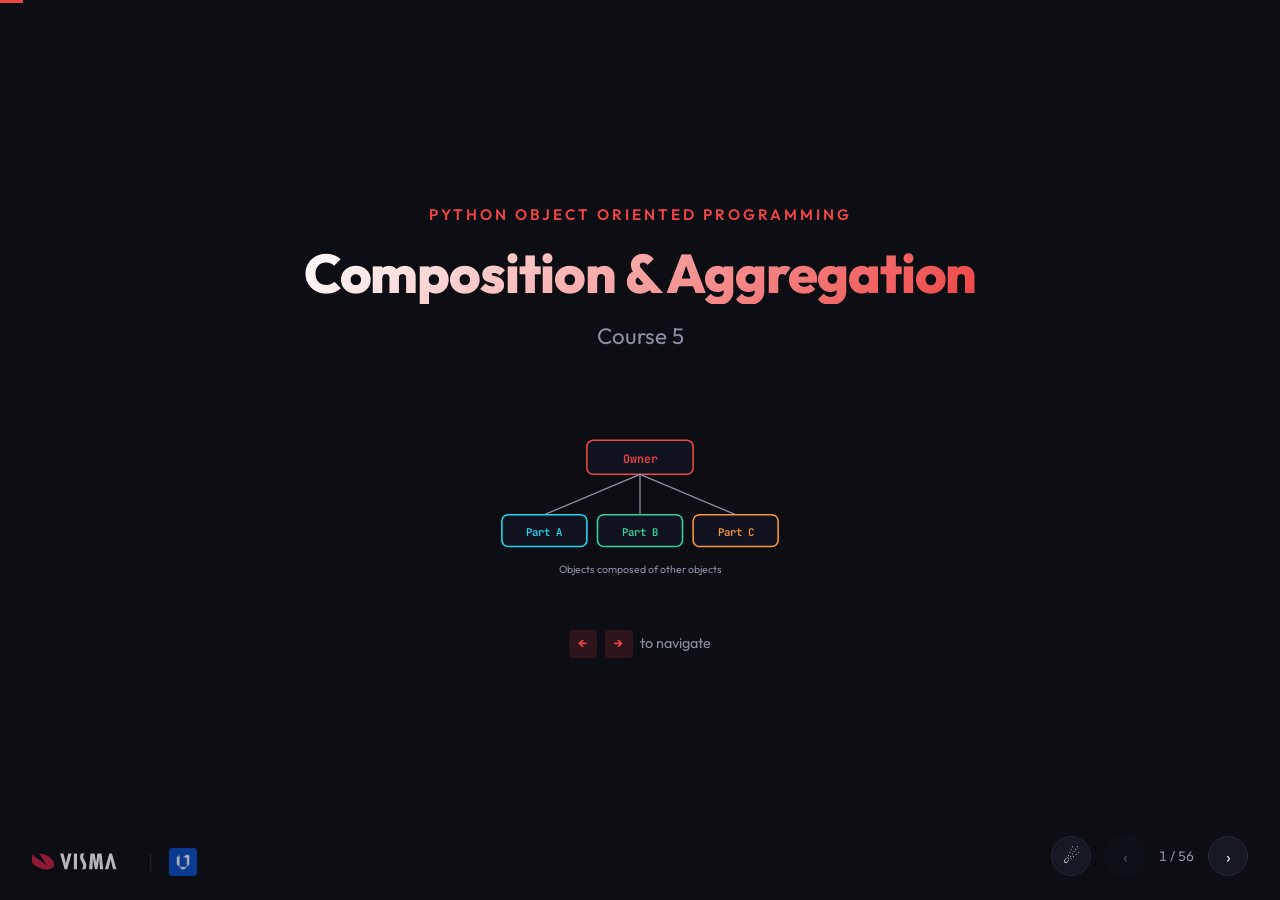
<file: 05-composition.html>
<!DOCTYPE html>
<html lang="en">
<head>
<meta charset="UTF-8">
<meta name="viewport" content="width=device-width, initial-scale=1.0">
<title>Composition & Aggregation: Course 5 — Python OOP</title>
<link href="https://fonts.googleapis.com/css2?family=JetBrains+Mono:wght@400;600&family=Outfit:wght@300;400;600;700;800&display=swap" rel="stylesheet">
<link rel="icon" href="vgtu.jpg">
<link rel="stylesheet" href="shared.css">
<style>
  @keyframes composeIn {
    from { opacity: 0; transform: scale(0.7); }
    to { opacity: 1; transform: scale(1); }
  }
  @keyframes ownerPulse {
    0%, 100% { stroke-width: 1.5; }
    50% { stroke-width: 3; }
  }
  @keyframes fillDiamond {
    0%, 100% { opacity: 0.6; }
    50% { opacity: 1; }
  }
  .compose-node { animation: composeIn 0.6s ease backwards; }
  .compose-node:nth-child(2) { animation-delay: 0.15s; }
  .compose-node:nth-child(3) { animation-delay: 0.3s; }
  .compose-node:nth-child(4) { animation-delay: 0.45s; }
  .owner-line { animation: ownerPulse 2s ease-in-out infinite; }
  .diamond-fill { animation: fillDiamond 2s ease-in-out infinite; }
  @keyframes detach {
    0%, 40% { transform: translateX(0); opacity: 1; }
    60%, 100% { transform: translateX(20px); opacity: 0.4; }
  }
  @keyframes reattach {
    0%, 40% { transform: translateX(20px); opacity: 0.4; }
    60%, 100% { transform: translateX(0); opacity: 1; }
  }
  .detach-anim { animation: detach 3s ease-in-out infinite alternate; }
  .reattach-anim { animation: reattach 3s ease-in-out infinite alternate; }
  @keyframes injectSlide {
    from { opacity: 0; transform: translateX(-30px); }
    to { opacity: 1; transform: translateX(0); }
  }
  .inject-node { animation: injectSlide 0.5s ease backwards; }
  .inject-node:nth-child(2) { animation-delay: 0.2s; }
  .inject-node:nth-child(3) { animation-delay: 0.4s; }
  @keyframes pkgStep1 {
    0% { opacity: 0; transform: scale(0.5); }
    10% { opacity: 1; transform: scale(1); }
    20% { opacity: 1; transform: scale(1); }
    30% { opacity: 0; transform: scale(0.5); }
    100% { opacity: 0; }
  }
  @keyframes pkgStep2 {
    0%, 25% { opacity: 0; transform: scale(0.5); }
    35% { opacity: 1; transform: scale(1); }
    45% { opacity: 1; transform: scale(1); }
    55% { opacity: 0; transform: scale(0.5); }
    100% { opacity: 0; }
  }
  @keyframes pkgStep3 {
    0%, 50% { opacity: 0; transform: scale(0.5); }
    60% { opacity: 1; transform: scale(1); }
    70% { opacity: 1; transform: scale(1); }
    80% { opacity: 0; transform: scale(0.5); }
    100% { opacity: 0; }
  }
  @keyframes pkgStep4 {
    0%, 75% { opacity: 0; transform: scale(0.5); }
    85% { opacity: 1; transform: scale(1); }
    95% { opacity: 1; transform: scale(1); }
    100% { opacity: 0; transform: scale(0.5); }
  }
</style>
</head>
<body>

<div class="mobile-warning">
  <svg width="64" height="64" viewBox="0 0 24 24" fill="none" stroke="var(--muted)" stroke-width="1.5" stroke-linecap="round" stroke-linejoin="round">
    <rect x="2" y="3" width="20" height="14" rx="2"/><line x1="8" y1="21" x2="16" y2="21"/><line x1="12" y1="17" x2="12" y2="21"/>
  </svg>
  <h2>Please use a larger screen</h2>
  <p>This presentation is designed for desktop or projector displays.</p>
  <a href="index.html">&larr; Back to curriculum</a>
</div>

<div class="progress" id="progress"></div>

<div class="visma-logo" style="display: flex; align-items: center; gap: 16px;">
  <svg width="100" height="24" viewBox="30 75 165 45" xmlns="http://www.w3.org/2000/svg">
    <path d="M32.228 81.327c8.803.852 18.458 5.253 23.996 11.643 7.099 8.093 4.686 16.187-5.396 18.032-10.081 1.988-23.996-3.123-31.095-11.217-5.396-6.248-5.253-12.495-.284-15.902l27.971 20.73-15.192-23.286z" fill="#c92043"/>
    <path d="M170.805 111.002l-3.549-14.199c-.428-1.703-.711-3.407-.994-4.969h-.143c-.283 1.704-.426 3.266-.852 5.111l-3.551 14.057h-6.105l8.094-29.533h4.828l8.52 29.533h-6.248zM77.663 81.469l3.55 14.198c.568 1.704.71 3.409.994 4.969h.142c.284-1.703.426-3.408.852-5.111l3.55-14.056h6.105l-8.093 29.533h-4.828l-8.519-29.533h6.247zM97.256 81.469h5.822v29.533h-5.822V81.469zM136.02 81.469L139 98.934l2.414-17.465h7.809l2.982 29.533h-5.963l-1.42-21.298-.994 7.241-2.414 14.057h-4.543l-2.84-14.199-.994-6.531v-.568h-.142l-.852 21.298h-6.248l2.557-29.533h7.668zM117.561 81.469c-.994.71-1.703 1.987-2.271 3.265-1.562 3.55.141 6.389 1.561 8.945.143.284.428.71.568 1.136 3.266 5.395 4.402 9.37 2.131 15.049l-.568 1.137h-7.1c.852-.711 1.703-1.703 2.129-2.84 1.705-3.834-.283-7.383-2.129-10.934-2.129-4.117-4.402-8.376-1.988-14.198.143-.568.711-1.562.711-1.562h6.956v.002z" fill="var(--heading)"/>
  </svg>
  <span style="color: var(--border); font-size: 1.2rem;">|</span>
  <img src="vgtu.jpg" alt="VILNIUS TECH" height="28" style="border-radius: 4px;">
</div>

<!-- ====== 1. TITLE ====== -->
<div class="slide active center">
  <p style="color: var(--accent); font-size: 0.95rem; font-weight: 600; letter-spacing: 3px; text-transform: uppercase; margin-bottom: 1rem;">Python Object Oriented Programming</p>
  <h1>Composition &amp; Aggregation</h1>
  <p class="subtitle">Course 5</p>
  <div style="margin-top: 3rem;">
    <svg viewBox="0 0 320 150" width="340">
      <rect x="110" y="5" width="100" height="32" rx="6" fill="var(--code-bg)" stroke="var(--accent)" stroke-width="1.5"/>
      <text x="160" y="26" text-anchor="middle" fill="var(--accent)" font-size="11" font-weight="600" font-family="JetBrains Mono, monospace">Owner</text>
      <line x1="160" y1="37" x2="70" y2="75" stroke="var(--muted)" stroke-width="1.2"/>
      <line x1="160" y1="37" x2="160" y2="75" stroke="var(--muted)" stroke-width="1.2"/>
      <line x1="160" y1="37" x2="250" y2="75" stroke="var(--muted)" stroke-width="1.2"/>
      <rect x="30" y="75" width="80" height="30" rx="6" fill="var(--code-bg)" stroke="var(--cyan)" stroke-width="1.5"/>
      <text x="70" y="95" text-anchor="middle" fill="var(--cyan)" font-size="10" font-weight="600" font-family="JetBrains Mono, monospace">Part A</text>
      <rect x="120" y="75" width="80" height="30" rx="6" fill="var(--code-bg)" stroke="var(--green)" stroke-width="1.5"/>
      <text x="160" y="95" text-anchor="middle" fill="var(--green)" font-size="10" font-weight="600" font-family="JetBrains Mono, monospace">Part B</text>
      <rect x="210" y="75" width="80" height="30" rx="6" fill="var(--code-bg)" stroke="var(--orange)" stroke-width="1.5"/>
      <text x="250" y="95" text-anchor="middle" fill="var(--orange)" font-size="10" font-weight="600" font-family="JetBrains Mono, monospace">Part C</text>
      <text x="160" y="130" text-anchor="middle" fill="var(--muted)" font-size="10" font-family="Outfit, sans-serif">Objects composed of other objects</text>
    </svg>
  </div>
  <p style="color: var(--muted); font-size: 0.9rem; margin-top: 2rem;">
    <span class="tag">&larr;</span> <span class="tag">&rarr;</span> to navigate
  </p>
</div>

<!-- ====== 2. CURRICULUM ====== -->
<div class="slide">
  <h2>Course Curriculum</h2>
  <p style="color: var(--heading); margin-bottom: 1.5rem;">Where we are in the journey</p>
  <ul class="curriculum-list">
    <li style="color: var(--muted);">0. Introduction to the course</li>
    <li style="color: var(--muted);">1. Classes vs. Objects</li>
    <li style="color: var(--muted);">2. Encapsulation &amp; Access Control</li>
    <li style="color: var(--muted);">3. Inheritance</li>
    <li style="color: var(--muted);">4. Polymorphism &amp; PEP 8</li>
    <li class="current" style="color: var(--accent); font-weight: 600;">5. Composition &amp; Aggregation</li>
    <li>6. Exception Handling &amp; Logging</li>
    <li>7. SOLID Principles</li>
    <li>8. UML &amp; Design Patterns</li>
    <li>9. Design Patterns (2nd part)</li>
    <li>10. Testing &amp; TDD</li>
    <li>11. Libraries &amp; Frameworks</li>
    <li>12. Recap &amp; Consultation</li>
  </ul>
</div>

<!-- ====== RECAP QUIZZES ====== -->

<!-- Quiz 1: Encapsulation -->
<div class="slide quiz-slide">
  <h2>Quiz Time! <span style="color: var(--muted); font-size: 1rem;">(Lecture 02)</span></h2>
  <p style="color: var(--accent); font-size: 1.1rem; font-weight: 600; margin-bottom: 1.5rem;">Which prefix makes an attribute private in Python?</p>
  <div class="two-col quiz-answers" style="margin-top: 2rem; max-width: 700px;">
    <div class="col quiz-answer" style="text-align: center;"><p style="font-size: 1.1rem; color: var(--green);">A) No prefix</p></div>
    <div class="col quiz-answer" style="text-align: center;"><p style="font-size: 1.1rem; color: var(--green);">B) _single underscore</p></div>
    <div class="col quiz-answer correct" style="text-align: center;"><p style="font-size: 1.1rem; color: var(--green);"><strong>C) __double underscore</strong></p></div>
    <div class="col quiz-answer" style="text-align: center;"><p style="font-size: 1.1rem; color: var(--green);">D) #hash</p></div>
  </div>
  <p class="quiz-explanation" style="color: var(--muted); margin-top: 1rem; font-size: 0.9rem;">Double underscore triggers <strong>name mangling</strong>, making the attribute harder to access from outside</p>
</div>
<div class="slide">
  <p style="color: var(--accent); font-size: 0.85rem; font-weight: 600; letter-spacing: 2px; text-transform: uppercase; margin-bottom: 0.5rem;">Recap: Lecture 02</p>
  <h2>Access Control</h2>
  <div class="three-col" style="margin-top: 1rem;">
    <div class="col">
      <h3 style="color: var(--green);">Public</h3>
      <p style="font-size: 0.95rem;">Accessible from <strong>anywhere</strong>. No underscores.</p>
      <pre style="font-size: 0.8rem;"><span class="par">self</span>.engine_status = <span class="str">"Off"</span></pre>
    </div>
    <div class="col">
      <h3 style="color: var(--orange);">Protected <span class="tag orange">_single</span></h3>
      <p style="font-size: 0.95rem;">Accessible within class and <strong>subclasses</strong>. Convention only.</p>
      <pre style="font-size: 0.8rem;"><span class="par">self</span>._fuel_level = <span class="num">50</span></pre>
    </div>
    <div class="col">
      <h3 style="color: var(--accent);">Private <span class="tag">__double</span></h3>
      <p style="font-size: 0.95rem;">Accessible <strong>within class only</strong>. Name mangling.</p>
      <pre style="font-size: 0.8rem;"><span class="par">self</span>.__owner = <span class="str">"John"</span></pre>
    </div>
  </div>
</div>

<!-- Quiz 2: Encapsulation -->
<div class="slide quiz-slide">
  <h2>Quiz Time! <span style="color: var(--muted); font-size: 1rem;">(Lecture 02)</span></h2>
  <p style="color: var(--accent); font-size: 1.1rem; font-weight: 600; margin-bottom: 1.5rem;">What is the main purpose of encapsulation?</p>
  <div class="two-col quiz-answers" style="margin-top: 2rem; max-width: 700px;">
    <div class="col quiz-answer" style="text-align: center;"><p style="font-size: 1.1rem; color: var(--green);">A) Making code run faster</p></div>
    <div class="col quiz-answer correct" style="text-align: center;"><p style="font-size: 1.1rem; color: var(--green);"><strong>B) Hiding internal state and requiring interaction through methods</strong></p></div>
    <div class="col quiz-answer" style="text-align: center;"><p style="font-size: 1.1rem; color: var(--green);">C) Allowing multiple inheritance</p></div>
    <div class="col quiz-answer" style="text-align: center;"><p style="font-size: 1.1rem; color: var(--green);">D) Creating abstract classes</p></div>
  </div>
  <p class="quiz-explanation" style="color: var(--muted); margin-top: 1rem; font-size: 0.9rem;">Encapsulation bundles data with methods and restricts direct access &mdash; protecting the object's internal state from unintended changes</p>
</div>
<div class="slide">
  <p style="color: var(--accent); font-size: 0.85rem; font-weight: 600; letter-spacing: 2px; text-transform: uppercase; margin-bottom: 0.5rem;">Recap: Lecture 02</p>
  <h2>Encapsulation in Practice</h2>
  <div class="layout">
    <div class="text">
      <ul>
        <li><strong>Bundle</strong> data and methods that operate on that data</li>
        <li><strong>Hide</strong> internal implementation details</li>
        <li>Expose only what's needed via <strong>public interface</strong></li>
        <li>Use <strong>getters/setters</strong> or <code style="color: var(--accent);">@property</code> for controlled access</li>
      </ul>
    </div>
    <div class="visual">
      <pre style="font-size: 0.8rem;"><span class="kw">class</span> <span class="cls">BankAccount</span>:
    <span class="kw">def</span> <span class="fn">__init__</span>(<span class="par">self</span>, balance):
        <span class="par">self</span>.__balance = balance

    <span class="kw">@property</span>
    <span class="kw">def</span> <span class="fn">balance</span>(<span class="par">self</span>):
        <span class="kw">return</span> <span class="par">self</span>.__balance

    <span class="kw">def</span> <span class="fn">deposit</span>(<span class="par">self</span>, amount):
        <span class="kw">if</span> amount > <span class="num">0</span>:
            <span class="par">self</span>.__balance += amount</pre>
    </div>
  </div>
</div>

<!-- Quiz 3: Inheritance -->
<div class="slide quiz-slide">
  <h2>Quiz Time! <span style="color: var(--muted); font-size: 1rem;">(Lecture 03)</span></h2>
  <p style="color: var(--accent); font-size: 1.1rem; font-weight: 600; margin-bottom: 1.5rem;">What does <code style="color: var(--accent);">super().__init__()</code> do in a child class?</p>
  <div class="two-col quiz-answers" style="margin-top: 2rem; max-width: 700px;">
    <div class="col quiz-answer" style="text-align: center;"><p style="font-size: 1.1rem; color: var(--green);">A) Creates a new parent object</p></div>
    <div class="col quiz-answer correct" style="text-align: center;"><p style="font-size: 1.1rem; color: var(--green);"><strong>B) Calls the parent's constructor</strong></p></div>
    <div class="col quiz-answer" style="text-align: center;"><p style="font-size: 1.1rem; color: var(--green);">C) Overrides the parent method</p></div>
    <div class="col quiz-answer" style="text-align: center;"><p style="font-size: 1.1rem; color: var(--green);">D) Deletes the parent class</p></div>
  </div>
  <p class="quiz-explanation" style="color: var(--muted); margin-top: 1rem; font-size: 0.9rem;"><code>super()</code> gives access to the parent class &mdash; calling <code>__init__()</code> ensures the parent's setup runs before the child adds its own</p>
</div>
<div class="slide">
  <p style="color: var(--accent); font-size: 0.85rem; font-weight: 600; letter-spacing: 2px; text-transform: uppercase; margin-bottom: 0.5rem;">Recap: Lecture 03</p>
  <h2>Inheritance: <span class="accent">is-a</span> Relationship</h2>
  <div class="layout">
    <div class="text">
      <ul>
        <li>A child class <strong>inherits</strong> attributes and methods from a parent</li>
        <li>Represents an <strong>is-a</strong> relationship: Dog <em>is a</em> Animal</li>
        <li>Use <code style="color: var(--accent);">super()</code> to call parent methods</li>
        <li>Child can <strong>override</strong> or <strong>extend</strong> parent behavior</li>
      </ul>
    </div>
    <div class="visual">
      <pre style="font-size: 0.8rem;"><span class="kw">class</span> <span class="cls">Animal</span>:
    <span class="kw">def</span> <span class="fn">__init__</span>(<span class="par">self</span>, name):
        <span class="par">self</span>.name = name

<span class="kw">class</span> <span class="cls">Dog</span>(<span class="cls">Animal</span>):
    <span class="kw">def</span> <span class="fn">__init__</span>(<span class="par">self</span>, name, breed):
        <span class="fn">super</span>().__init__(name)
        <span class="par">self</span>.breed = breed</pre>
    </div>
  </div>
</div>

<!-- Quiz 4: Inheritance -->
<div class="slide quiz-slide">
  <h2>Quiz Time! <span style="color: var(--muted); font-size: 1rem;">(Lecture 03)</span></h2>
  <p style="color: var(--accent); font-size: 1.1rem; font-weight: 600; margin-bottom: 1.5rem;">Which type of inheritance involves a child with multiple parents?</p>
  <div class="two-col quiz-answers" style="margin-top: 2rem; max-width: 700px;">
    <div class="col quiz-answer" style="text-align: center;"><p style="font-size: 1.1rem; color: var(--green);">A) Single inheritance</p></div>
    <div class="col quiz-answer" style="text-align: center;"><p style="font-size: 1.1rem; color: var(--green);">B) Hierarchical inheritance</p></div>
    <div class="col quiz-answer correct" style="text-align: center;"><p style="font-size: 1.1rem; color: var(--green);"><strong>C) Multiple inheritance</strong></p></div>
    <div class="col quiz-answer" style="text-align: center;"><p style="font-size: 1.1rem; color: var(--green);">D) Multilevel inheritance</p></div>
  </div>
  <p class="quiz-explanation" style="color: var(--muted); margin-top: 1rem; font-size: 0.9rem;"><strong>Multiple inheritance</strong> = one child inherits from two or more parents. Python resolves method conflicts via MRO (Method Resolution Order)</p>
</div>
<div class="slide">
  <p style="color: var(--accent); font-size: 0.85rem; font-weight: 600; letter-spacing: 2px; text-transform: uppercase; margin-bottom: 0.5rem;">Recap: Lecture 03</p>
  <h2>Types of Inheritance</h2>
  <div class="three-col" style="margin-top: 1rem;">
    <div class="col">
      <h3 style="color: var(--cyan);">Single</h3>
      <p style="font-size: 0.95rem;">One parent &rarr; one child</p>
      <pre style="font-size: 0.75rem;"><span class="kw">class</span> <span class="cls">Dog</span>(<span class="cls">Animal</span>):
    <span class="kw">pass</span></pre>
    </div>
    <div class="col">
      <h3 style="color: var(--green);">Multiple</h3>
      <p style="font-size: 0.95rem;">Multiple parents &rarr; one child</p>
      <pre style="font-size: 0.75rem;"><span class="kw">class</span> <span class="cls">C</span>(<span class="cls">A</span>, <span class="cls">B</span>):
    <span class="kw">pass</span></pre>
    </div>
    <div class="col">
      <h3 style="color: var(--orange);">Multilevel</h3>
      <p style="font-size: 0.95rem;">Grandparent &rarr; parent &rarr; child</p>
      <pre style="font-size: 0.75rem;"><span class="kw">class</span> <span class="cls">Puppy</span>(<span class="cls">Dog</span>):
    <span class="kw">pass</span></pre>
    </div>
  </div>
</div>

<!-- Quiz 5: Polymorphism -->
<div class="slide quiz-slide">
  <h2>Quiz Time! <span style="color: var(--muted); font-size: 1rem;">(Lecture 04)</span></h2>
  <p style="color: var(--accent); font-size: 1.1rem; font-weight: 600; margin-bottom: 1.5rem;">What happens when a child class defines a method with the same name as the parent?</p>
  <div class="two-col quiz-answers" style="margin-top: 2rem; max-width: 700px;">
    <div class="col quiz-answer" style="text-align: center;"><p style="font-size: 1.1rem; color: var(--green);">A) Both methods run</p></div>
    <div class="col quiz-answer correct" style="text-align: center;"><p style="font-size: 1.1rem; color: var(--green);"><strong>B) The child's method overrides the parent's</strong></p></div>
    <div class="col quiz-answer" style="text-align: center;"><p style="font-size: 1.1rem; color: var(--green);">C) A syntax error occurs</p></div>
    <div class="col quiz-answer" style="text-align: center;"><p style="font-size: 1.1rem; color: var(--green);">D) The parent's method always wins</p></div>
  </div>
  <p class="quiz-explanation" style="color: var(--muted); margin-top: 1rem; font-size: 0.9rem;">This is <strong>method overriding</strong> &mdash; the child provides its own implementation, which takes precedence when called on the child instance</p>
</div>
<div class="slide">
  <p style="color: var(--accent); font-size: 0.85rem; font-weight: 600; letter-spacing: 2px; text-transform: uppercase; margin-bottom: 0.5rem;">Recap: Lecture 04</p>
  <h2>Polymorphism: Many Forms</h2>
  <div class="layout">
    <div class="text">
      <ul>
        <li><strong>Same interface</strong>, different implementations</li>
        <li>Method overriding lets each subclass behave <strong>differently</strong></li>
        <li>Enables writing code that works with <strong>any subclass</strong></li>
      </ul>
      <pre style="font-size: 0.8rem;"><span class="kw">for</span> shape <span class="kw">in</span> [<span class="cls">Circle</span>(<span class="num">5</span>), <span class="cls">Square</span>(<span class="num">4</span>)]:
    <span class="fn">print</span>(shape.<span class="fn">area</span>())
<span class="cm"># Each shape calculates its own area</span></pre>
    </div>
    <div class="visual">
      <svg viewBox="0 0 260 200" width="240">
        <rect x="80" y="10" width="100" height="30" rx="6" fill="var(--code-bg)" stroke="var(--accent)" stroke-width="1.5"/>
        <text x="130" y="30" text-anchor="middle" fill="var(--accent)" font-size="10" font-weight="600" font-family="JetBrains Mono, monospace">.area()</text>
        <line x1="100" y1="40" x2="50" y2="80" stroke="var(--muted)" stroke-width="1"/>
        <line x1="160" y1="40" x2="210" y2="80" stroke="var(--muted)" stroke-width="1"/>
        <circle cx="50" cy="110" r="28" fill="none" stroke="var(--cyan)" stroke-width="1.5"/>
        <text x="50" y="114" text-anchor="middle" fill="var(--cyan)" font-size="9" font-weight="600">&pi;r&sup2;</text>
        <rect x="180" y="82" width="56" height="56" rx="2" fill="none" stroke="var(--green)" stroke-width="1.5"/>
        <text x="208" y="114" text-anchor="middle" fill="var(--green)" font-size="9" font-weight="600">s&sup2;</text>
        <text x="130" y="175" text-anchor="middle" fill="var(--muted)" font-size="9" font-family="Outfit, sans-serif">Same method, different behavior</text>
      </svg>
    </div>
  </div>
</div>

<!-- Quiz 6: Polymorphism -->
<div class="slide quiz-slide">
  <h2>Quiz Time! <span style="color: var(--muted); font-size: 1rem;">(Lecture 04)</span></h2>
  <p style="color: var(--accent); font-size: 1.1rem; font-weight: 600; margin-bottom: 1.5rem;">What is the purpose of an <strong>abstract class</strong>?</p>
  <div class="two-col quiz-answers" style="margin-top: 2rem; max-width: 700px;">
    <div class="col quiz-answer" style="text-align: center;"><p style="font-size: 1.1rem; color: var(--green);">A) To create objects directly</p></div>
    <div class="col quiz-answer" style="text-align: center;"><p style="font-size: 1.1rem; color: var(--green);">B) To store data in a database</p></div>
    <div class="col quiz-answer correct" style="text-align: center;"><p style="font-size: 1.1rem; color: var(--green);"><strong>C) To define a contract that subclasses must implement</strong></p></div>
    <div class="col quiz-answer" style="text-align: center;"><p style="font-size: 1.1rem; color: var(--green);">D) To prevent inheritance</p></div>
  </div>
  <p class="quiz-explanation" style="color: var(--muted); margin-top: 1rem; font-size: 0.9rem;">Abstract classes define <strong>methods that subclasses must implement</strong> &mdash; you cannot instantiate an abstract class directly</p>
</div>
<div class="slide">
  <p style="color: var(--accent); font-size: 0.85rem; font-weight: 600; letter-spacing: 2px; text-transform: uppercase; margin-bottom: 0.5rem;">Recap: Lecture 04</p>
  <h2>Abstract Base Classes</h2>
  <div class="layout">
    <div class="text">
      <ul>
        <li>Use <code style="color: var(--accent);">ABC</code> and <code style="color: var(--accent);">@abstractmethod</code></li>
        <li>Cannot be <strong>instantiated</strong> directly</li>
        <li>Force subclasses to implement required methods</li>
        <li>Perfect for defining a <strong>common interface</strong></li>
      </ul>
    </div>
    <div class="visual">
      <pre style="font-size: 0.78rem;"><span class="kw">from</span> abc <span class="kw">import</span> ABC, abstractmethod

<span class="kw">class</span> <span class="cls">Shape</span>(ABC):
    <span class="kw">@abstractmethod</span>
    <span class="kw">def</span> <span class="fn">area</span>(<span class="par">self</span>):
        <span class="kw">pass</span>

<span class="kw">class</span> <span class="cls">Circle</span>(<span class="cls">Shape</span>):
    <span class="kw">def</span> <span class="fn">area</span>(<span class="par">self</span>):
        <span class="kw">return</span> <span class="num">3.14</span> * <span class="par">self</span>.r ** <span class="num">2</span></pre>
    </div>
  </div>
</div>

<!-- ====== NEW CONTENT: LECTURE 05 ====== -->

<!-- OOP Recap & Relationships Overview -->
<div class="slide">
  <span class="big-number">05</span>
  <h2>OOP So Far</h2>
  <p style="color: var(--heading); font-size: 1.15rem; margin-bottom: 1.5rem;">Four pillars we've covered</p>
  <div class="two-col">
    <div class="col">
      <h3 style="color: var(--cyan);">&#128272; Encapsulation</h3>
      <p style="font-size: 0.95rem;">Bundling data + methods, hiding internal state</p>
    </div>
    <div class="col">
      <h3 style="color: var(--green);">&#128106; Inheritance</h3>
      <p style="font-size: 0.95rem;">Child classes reuse and extend parent behavior</p>
    </div>
    <div class="col">
      <h3 style="color: var(--orange);">&#127917; Polymorphism</h3>
      <p style="font-size: 0.95rem;">Same interface, different implementations</p>
    </div>
    <div class="col">
      <h3 style="color: var(--purple);">&#128065; Abstraction</h3>
      <p style="font-size: 0.95rem;">Exposing only essential features, hiding complexity</p>
    </div>
  </div>
  <div class="callout" style="margin-top: 1.5rem;">Today we explore <strong>how objects relate to each other</strong> &mdash; beyond inheritance</div>
</div>

<!-- Types of Relationships -->
<div class="slide">
  <h2>Object Relationships</h2>
  <p style="color: var(--heading); font-size: 1.15rem; margin-bottom: 1.5rem;">Two fundamental types</p>
  <div class="two-col" style="max-width: 900px;">
    <div class="col" style="border-color: var(--cyan);">
      <h3 style="color: var(--cyan);">is-a <span class="tag cyan">Inheritance</span></h3>
      <p style="font-size: 1rem;">A subclass <strong>is a</strong> type of its parent</p>
      <ul style="margin-top: 0.8rem;">
        <li>&#128054; Dog <em>is a</em> Animal</li>
        <li>&#128663; Car <em>is a</em> Vehicle</li>
        <li>&#128100; Manager <em>is a</em> Employee</li>
      </ul>
    </div>
    <div class="col" style="border-color: var(--accent);">
      <h3 style="color: var(--accent);">has-a <span class="tag">Association</span></h3>
      <p style="font-size: 1rem;">An object <strong>has a</strong> reference to another object</p>
      <ul style="margin-top: 0.8rem;">
        <li>&#128663; Car <em>has a</em> Engine</li>
        <li>&#128218; Library <em>has</em> Books</li>
        <li>&#9917; Team <em>has</em> Players</li>
      </ul>
    </div>
  </div>
  <div class="callout">Today's focus: the <strong>has-a</strong> side &mdash; composition, aggregation, and dependency</div>
</div>

<!-- ====== COMPOSITION ====== -->
<div class="slide center">
  <p style="color: var(--accent); font-size: 0.95rem; font-weight: 600; letter-spacing: 3px; text-transform: uppercase; margin-bottom: 1rem;">Part 1</p>
  <h1>Composition</h1>
  <p class="subtitle">Strong "has-a" &mdash; parts cannot exist without the whole</p>
</div>

<div class="slide">
  <h2>What Is <span class="accent">Composition</span>?</h2>
  <div class="layout">
    <div class="text">
      <ul>
        <li>A <strong>strong has-a</strong> relationship</li>
        <li>The <strong>owner creates</strong> and manages the parts</li>
        <li>Parts are <strong>exclusive</strong> &mdash; they belong to only one owner</li>
        <li>When the owner is <strong>destroyed</strong>, all parts are destroyed too</li>
        <li>Lifecycle is <strong>tightly coupled</strong></li>
      </ul>
      <div class="callout">Think: a house and its rooms. Demolish the house &rarr; rooms are gone</div>
    </div>
    <div class="visual">
      <svg viewBox="0 0 300 200" width="280">
        <rect class="compose-node" x="75" y="5" width="150" height="40" rx="8" fill="var(--code-bg)" stroke="var(--accent)" stroke-width="2"/>
        <text x="130" y="31" text-anchor="middle" font-size="14">&#127968;</text>
        <text x="170" y="31" text-anchor="middle" fill="var(--accent)" font-size="13" font-weight="700" font-family="JetBrains Mono, monospace">House</text>
        <line x1="150" y1="45" x2="60" y2="110" stroke="var(--accent)" stroke-width="1.5"/>
        <line x1="150" y1="45" x2="150" y2="110" stroke="var(--accent)" stroke-width="1.5"/>
        <line x1="150" y1="45" x2="240" y2="110" stroke="var(--accent)" stroke-width="1.5"/>
        <rect class="compose-node" x="10" y="110" width="100" height="35" rx="6" fill="var(--code-bg)" stroke="var(--cyan)" stroke-width="1.5"/>
        <text x="40" y="132" text-anchor="middle" font-size="12">&#127859;</text>
        <text x="72" y="132" text-anchor="middle" fill="var(--cyan)" font-size="11" font-weight="600">Kitchen</text>
        <rect class="compose-node" x="100" y="110" width="100" height="35" rx="6" fill="var(--code-bg)" stroke="var(--green)" stroke-width="1.5"/>
        <text x="128" y="132" text-anchor="middle" font-size="12">&#128716;</text>
        <text x="163" y="132" text-anchor="middle" fill="var(--green)" font-size="11" font-weight="600">Bedroom</text>
        <rect class="compose-node" x="190" y="110" width="100" height="35" rx="6" fill="var(--code-bg)" stroke="var(--orange)" stroke-width="1.5"/>
        <text x="218" y="132" text-anchor="middle" font-size="12">&#128701;</text>
        <text x="254" y="132" text-anchor="middle" fill="var(--orange)" font-size="11" font-weight="600">Bathroom</text>
        <text x="150" y="180" text-anchor="middle" fill="var(--muted)" font-size="9" font-family="Outfit, sans-serif">Owner destroyed &rarr; all parts destroyed</text>
      </svg>
    </div>
  </div>
</div>

<div class="slide">
  <h2>Real-World <span class="accent">Composition</span> Examples</h2>
  <div class="three-col" style="margin-top: 1rem;">
    <div class="col">
      <h3 style="color: var(--cyan);">&#129728; Body &amp; Heart</h3>
      <p style="font-size: 0.95rem;">A heart cannot exist outside the body. The body <strong>owns</strong> the heart.</p>
    </div>
    <div class="col">
      <h3 style="color: var(--green);">&#128663; Car &amp; Engine</h3>
      <p style="font-size: 0.95rem;">Engine is built <strong>for this car</strong>. Car is destroyed &rarr; engine goes with it.</p>
    </div>
    <div class="col">
      <h3 style="color: var(--orange);">&#127976; Hotel &amp; Rooms</h3>
      <p style="font-size: 0.95rem;">Rooms don't exist without the hotel. <strong>Exclusive ownership.</strong></p>
    </div>
  </div>
  <div class="callout" style="margin-top: 1.5rem;">Key pattern: the <strong>owner creates parts internally</strong> &mdash; they are never shared with other objects</div>
</div>

<div class="slide">
  <h2>Composition in <span class="accent">Python</span></h2>
  <div class="two-col">
    <div>
      <pre><span class="kw">class</span> <span class="cls">Engine</span>:
    <span class="kw">def</span> <span class="fn">__init__</span>(<span class="par">self</span>, horsepower):
        <span class="par">self</span>.horsepower = horsepower

    <span class="kw">def</span> <span class="fn">start</span>(<span class="par">self</span>):
        <span class="kw">return</span> <span class="str">"Engine running"</span>


<span class="kw">class</span> <span class="cls">Car</span>:
    <span class="kw">def</span> <span class="fn">__init__</span>(<span class="par">self</span>, model):
        <span class="par">self</span>.model = model
        <span class="par">self</span>.engine = <span class="cls">Engine</span>(<span class="num">200</span>)

    <span class="kw">def</span> <span class="fn">drive</span>(<span class="par">self</span>):
        <span class="kw">return</span> <span class="par">self</span>.engine.<span class="fn">start</span>()</pre>
    </div>
    <div>
      <ul style="margin-top: 1rem;">
        <li><code style="color: var(--cls);">Car</code> <strong>creates</strong> the <code>Engine</code> inside <code>__init__</code></li>
        <li>Engine is not passed in &mdash; it's created <strong>internally</strong></li>
        <li>If the <code>Car</code> object is deleted, the <code>Engine</code> goes with it</li>
        <li>No other object references this engine</li>
      </ul>
      <pre style="margin-top: 1rem;"><span class="cm"># Usage</span>
my_car = <span class="cls">Car</span>(<span class="str">"Toyota"</span>)
<span class="fn">print</span>(my_car.<span class="fn">drive</span>())
<span class="cm"># Engine running</span></pre>
    </div>
  </div>
</div>

<div class="slide">
  <h2>Composition: <span class="accent">Multiple</span> Parts</h2>
  <pre style="font-size: 0.82rem; max-width: 800px;"><span class="kw">class</span> <span class="cls">Wheel</span>:
    <span class="kw">def</span> <span class="fn">__init__</span>(<span class="par">self</span>, position):
        <span class="par">self</span>.position = position

<span class="kw">class</span> <span class="cls">Transmission</span>:
    <span class="kw">def</span> <span class="fn">__init__</span>(<span class="par">self</span>, type_):
        <span class="par">self</span>.type = type_

<span class="kw">class</span> <span class="cls">Car</span>:
    <span class="kw">def</span> <span class="fn">__init__</span>(<span class="par">self</span>, model):
        <span class="par">self</span>.model = model
        <span class="par">self</span>.engine = <span class="cls">Engine</span>(<span class="num">200</span>)
        <span class="par">self</span>.transmission = <span class="cls">Transmission</span>(<span class="str">"automatic"</span>)
        <span class="par">self</span>.wheels = [<span class="cls">Wheel</span>(pos) <span class="kw">for</span> pos <span class="kw">in</span> [<span class="str">"FL"</span>, <span class="str">"FR"</span>, <span class="str">"RL"</span>, <span class="str">"RR"</span>]]</pre>
  <div class="callout">All parts are <strong>created inside</strong> the Car constructor &mdash; they live and die together</div>
</div>

<!-- ====== AGGREGATION ====== -->
<div class="slide center">
  <p style="color: var(--orange); font-size: 0.95rem; font-weight: 600; letter-spacing: 3px; text-transform: uppercase; margin-bottom: 1rem;">Part 2</p>
  <h1 style="background: linear-gradient(135deg, var(--heading) 0%, var(--orange) 100%); -webkit-background-clip: text; -webkit-text-fill-color: transparent;">Aggregation</h1>
  <p class="subtitle">Weak "has-a" &mdash; parts can exist independently</p>
</div>

<div class="slide">
  <h2>What Is <span class="orange-text">Aggregation</span>?</h2>
  <div class="layout">
    <div class="text">
      <ul>
        <li>A <strong>weak has-a</strong> relationship</li>
        <li>Objects are <strong>passed in</strong> from outside, not created internally</li>
        <li>Parts can be <strong>shared</strong> across multiple owners</li>
        <li>Parts <strong>survive</strong> after the owner is destroyed</li>
        <li>Lifecycle is <strong>independent</strong></li>
      </ul>
      <div class="callout" style="border-color: var(--orange); background: rgba(251, 146, 60, 0.1);">Think: a team and its players. Dissolve the team &rarr; players still exist</div>
    </div>
    <div class="visual">
      <svg viewBox="0 0 300 200" width="280">
        <rect x="75" y="5" width="150" height="40" rx="8" fill="var(--code-bg)" stroke="var(--orange)" stroke-width="2"/>
        <text x="125" y="30" text-anchor="middle" font-size="14">&#9917;</text>
        <text x="168" y="30" text-anchor="middle" fill="var(--orange)" font-size="13" font-weight="700" font-family="JetBrains Mono, monospace">Team</text>
        <line x1="150" y1="45" x2="60" y2="110" stroke="var(--orange)" stroke-width="1.5" stroke-dasharray="6 3"/>
        <line x1="150" y1="45" x2="150" y2="110" stroke="var(--orange)" stroke-width="1.5" stroke-dasharray="6 3"/>
        <line x1="150" y1="45" x2="240" y2="110" stroke="var(--orange)" stroke-width="1.5" stroke-dasharray="6 3"/>
        <rect x="10" y="110" width="100" height="35" rx="6" fill="var(--code-bg)" stroke="var(--cyan)" stroke-width="1.5"/>
        <text x="38" y="131" text-anchor="middle" font-size="12">&#129485;</text>
        <text x="73" y="131" text-anchor="middle" fill="var(--cyan)" font-size="11" font-weight="600">Player 1</text>
        <rect x="100" y="110" width="100" height="35" rx="6" fill="var(--code-bg)" stroke="var(--green)" stroke-width="1.5"/>
        <text x="128" y="131" text-anchor="middle" font-size="12">&#129485;</text>
        <text x="163" y="131" text-anchor="middle" fill="var(--green)" font-size="11" font-weight="600">Player 2</text>
        <rect x="190" y="110" width="100" height="35" rx="6" fill="var(--code-bg)" stroke="var(--purple)" stroke-width="1.5"/>
        <text x="218" y="131" text-anchor="middle" font-size="12">&#129485;</text>
        <text x="253" y="131" text-anchor="middle" fill="var(--purple)" font-size="11" font-weight="600">Player 3</text>
        <text x="150" y="180" text-anchor="middle" fill="var(--muted)" font-size="9" font-family="Outfit, sans-serif">Owner destroyed &rarr; parts survive</text>
      </svg>
    </div>
  </div>
</div>

<div class="slide">
  <h2>Real-World <span class="orange-text">Aggregation</span> Examples</h2>
  <div class="three-col" style="margin-top: 1rem;">
    <div class="col">
      <h3 style="color: var(--cyan);">&#9992;&#65039; Airline &amp; Airplanes</h3>
      <p style="font-size: 0.95rem;">Airline goes bankrupt &rarr; planes are sold to another airline. Planes <strong>survive</strong>.</p>
    </div>
    <div class="col">
      <h3 style="color: var(--green);">&#128218; Library &amp; Books</h3>
      <p style="font-size: 0.95rem;">Close the library &rarr; books are donated. Books <strong>exist independently</strong>.</p>
    </div>
    <div class="col">
      <h3 style="color: var(--orange);">&#127891; University &amp; Students</h3>
      <p style="font-size: 0.95rem;">Students can belong to <strong>multiple</strong> organizations. Not exclusive.</p>
    </div>
  </div>
</div>

<div class="slide">
  <h2>Aggregation in <span class="orange-text">Python</span></h2>
  <div class="two-col">
    <div>
      <pre><span class="kw">class</span> <span class="cls">Book</span>:
    <span class="kw">def</span> <span class="fn">__init__</span>(<span class="par">self</span>, title):
        <span class="par">self</span>.title = title


<span class="kw">class</span> <span class="cls">Library</span>:
    <span class="kw">def</span> <span class="fn">__init__</span>(<span class="par">self</span>, name):
        <span class="par">self</span>.name = name
        <span class="par">self</span>.books = []

    <span class="kw">def</span> <span class="fn">add_book</span>(<span class="par">self</span>, book):
        <span class="par">self</span>.books.<span class="fn">append</span>(book)</pre>
    </div>
    <div>
      <ul style="margin-top: 1rem;">
        <li>Books are <strong>created outside</strong> the Library</li>
        <li>They're <strong>passed in</strong> via <code>add_book()</code></li>
        <li>Deleting the library <strong>doesn't destroy</strong> the books</li>
      </ul>
      <pre style="margin-top: 1rem;"><span class="cm"># Usage</span>
b1 = <span class="cls">Book</span>(<span class="str">"Python 101"</span>)
b2 = <span class="cls">Book</span>(<span class="str">"Clean Code"</span>)

lib = <span class="cls">Library</span>(<span class="str">"City Library"</span>)
lib.<span class="fn">add_book</span>(b1)
lib.<span class="fn">add_book</span>(b2)

<span class="kw">del</span> lib
<span class="fn">print</span>(b1.title)  <span class="cm"># Python 101 still exists!</span></pre>
    </div>
  </div>
</div>

<!-- ====== COMPARISON ====== -->
<div class="slide">
  <h2>Composition <span class="accent">vs</span> Aggregation</h2>
  <table class="access-table" style="margin-top: 1rem;">
    <tr>
      <th></th>
      <th style="color: var(--accent);">Composition</th>
      <th style="color: var(--orange);">Aggregation</th>
    </tr>
    <tr>
      <td><strong>Relationship</strong></td>
      <td>Strong "has-a"</td>
      <td>Weak "has-a"</td>
    </tr>
    <tr>
      <td><strong>Ownership</strong></td>
      <td>Exclusive</td>
      <td>Shared</td>
    </tr>
    <tr>
      <td><strong>Lifecycle</strong></td>
      <td>Parts die with owner</td>
      <td>Parts live independently</td>
    </tr>
    <tr>
      <td><strong>Creation</strong></td>
      <td>Created inside owner</td>
      <td>Passed in from outside</td>
    </tr>
    <tr>
      <td><strong>Coupling</strong></td>
      <td>Tight</td>
      <td>Loose</td>
    </tr>
    <tr>
      <td><strong>Example</strong></td>
      <td>House &amp; Rooms</td>
      <td>Team &amp; Players</td>
    </tr>
  </table>
</div>

<div class="slide">
  <h2>Side by Side in <span class="accent">Code</span></h2>
  <div class="two-col">
    <div>
      <h3 style="color: var(--accent);">Composition</h3>
      <pre style="font-size: 0.82rem;"><span class="kw">class</span> <span class="cls">House</span>:
    <span class="kw">def</span> <span class="fn">__init__</span>(<span class="par">self</span>):
        <span class="cm"># Created INSIDE</span>
        <span class="par">self</span>.rooms = [
            <span class="cls">Room</span>(<span class="str">"kitchen"</span>),
            <span class="cls">Room</span>(<span class="str">"bedroom"</span>),
            <span class="cls">Room</span>(<span class="str">"bathroom"</span>),
        ]

house = <span class="cls">House</span>()
<span class="kw">del</span> house
<span class="cm"># rooms are gone too</span></pre>
    </div>
    <div>
      <h3 style="color: var(--orange);">Aggregation</h3>
      <pre style="font-size: 0.82rem;"><span class="kw">class</span> <span class="cls">Library</span>:
    <span class="kw">def</span> <span class="fn">__init__</span>(<span class="par">self</span>):
        <span class="par">self</span>.books = []

    <span class="kw">def</span> <span class="fn">add_book</span>(<span class="par">self</span>, book):
        <span class="cm"># Passed in from OUTSIDE</span>
        <span class="par">self</span>.books.<span class="fn">append</span>(book)

book = <span class="cls">Book</span>(<span class="str">"Python 101"</span>)
lib = <span class="cls">Library</span>()
lib.<span class="fn">add_book</span>(book)
<span class="kw">del</span> lib
<span class="fn">print</span>(book.title)  <span class="cm"># still exists!</span></pre>
    </div>
  </div>
</div>

<!-- ====== COUPLING ====== -->
<div class="slide center">
  <p style="color: var(--purple); font-size: 0.95rem; font-weight: 600; letter-spacing: 3px; text-transform: uppercase; margin-bottom: 1rem;">Part 3</p>
  <h1 style="background: linear-gradient(135deg, var(--heading) 0%, var(--purple) 100%); -webkit-background-clip: text; -webkit-text-fill-color: transparent;">Coupling</h1>
  <p class="subtitle">How tightly objects depend on each other</p>
</div>

<div class="slide">
  <h2>Tight <span class="accent">vs</span> Loose Coupling</h2>
  <div class="two-col" style="max-width: 900px;">
    <div class="col" style="border-color: var(--accent);">
      <h3 style="color: var(--accent);">&#128295; Tight Coupling</h3>
      <ul>
        <li>Classes <strong>depend directly</strong> on each other's internals</li>
        <li>Changing one class <strong>forces changes</strong> in others</li>
        <li><strong>Hard to test</strong> in isolation</li>
        <li>Difficult to <strong>reuse</strong></li>
      </ul>
    </div>
    <div class="col" style="border-color: var(--green);">
      <h3 style="color: var(--green);">&#128268; Loose Coupling</h3>
      <ul>
        <li>Classes interact through <strong>interfaces</strong></li>
        <li>Changes are <strong>localized</strong></li>
        <li><strong>Easy to test</strong> and mock</li>
        <li>Highly <strong>reusable</strong></li>
      </ul>
    </div>
  </div>
  <div class="callout" style="margin-top: 1.5rem;"><strong>Goal:</strong> aim for loose coupling wherever possible &mdash; it makes your code maintainable, flexible, and testable</div>
</div>

<div class="slide">
  <h2>Tight Coupling <span class="accent">Example</span></h2>
  <div class="layout">
    <div class="text">
      <pre style="font-size: 0.82rem;"><span class="kw">class</span> <span class="cls">MySQLDatabase</span>:
    <span class="kw">def</span> <span class="fn">query</span>(<span class="par">self</span>, sql):
        <span class="kw">return</span> <span class="str">f"MySQL: {sql}"</span>


<span class="kw">class</span> <span class="cls">UserService</span>:
    <span class="kw">def</span> <span class="fn">__init__</span>(<span class="par">self</span>):
        <span class="par">self</span>.db = <span class="cls">MySQLDatabase</span>()

    <span class="kw">def</span> <span class="fn">get_user</span>(<span class="par">self</span>, id):
        <span class="kw">return</span> <span class="par">self</span>.db.<span class="fn">query</span>(
            <span class="str">f"SELECT * FROM users WHERE id={id}"</span>
        )</pre>
    </div>
    <div class="visual" style="flex-direction: column;">
      <ul>
        <li><code>UserService</code> <strong>creates</strong> <code>MySQLDatabase</code> internally</li>
        <li>Want to switch to PostgreSQL? Must <strong>rewrite</strong> UserService</li>
        <li>Can't test without a <strong>real MySQL</strong> instance</li>
      </ul>
    </div>
  </div>
</div>

<div class="slide">
  <h2>Loose Coupling <span class="green-text">Example</span></h2>
  <div class="layout">
    <div class="text">
      <pre style="font-size: 0.82rem;"><span class="kw">class</span> <span class="cls">UserService</span>:
    <span class="kw">def</span> <span class="fn">__init__</span>(<span class="par">self</span>, db):
        <span class="par">self</span>.db = db

    <span class="kw">def</span> <span class="fn">get_user</span>(<span class="par">self</span>, id):
        <span class="kw">return</span> <span class="par">self</span>.db.<span class="fn">query</span>(
            <span class="str">f"SELECT * FROM users WHERE id={id}"</span>
        )

<span class="cm"># Easy to swap implementations</span>
svc = <span class="cls">UserService</span>(<span class="cls">MySQLDatabase</span>())
svc = <span class="cls">UserService</span>(<span class="cls">PostgresDatabase</span>())
svc = <span class="cls">UserService</span>(<span class="cls">MockDatabase</span>())</pre>
    </div>
    <div class="visual" style="flex-direction: column;">
      <ul>
        <li>Database is <strong>passed in</strong>, not created inside</li>
        <li>Easy to <strong>swap</strong> implementations</li>
        <li>Easy to <strong>test</strong> with mocks</li>
        <li>This is <strong>aggregation</strong> at work!</li>
      </ul>
    </div>
  </div>
</div>

<!-- Has-a Relationship Spectrum (shown after coupling is explained) -->
<div class="slide">
  <h2><span class="accent">has-a</span> Relationship Spectrum</h2>
  <p style="color: var(--heading); font-size: 1.15rem; margin-bottom: 2rem;">From strong ownership to temporary use</p>
  <div style="display: flex; align-items: center; gap: 0; max-width: 850px;">
    <div style="flex: 1; background: var(--surface); border: 1px solid var(--accent); border-radius: 12px 0 0 12px; padding: 1.2rem; text-align: center;">
      <h3 style="color: var(--accent); font-size: 1.1rem;">Composition</h3>
      <p style="font-size: 0.85rem; color: var(--muted);">Strong ownership<br>Parts die with owner</p>
    </div>
    <div style="flex: 1; background: var(--surface); border: 1px solid var(--orange); border-left: none; padding: 1.2rem; text-align: center;">
      <h3 style="color: var(--orange); font-size: 1.1rem;">Aggregation</h3>
      <p style="font-size: 0.85rem; color: var(--muted);">Weak ownership<br>Parts live independently</p>
    </div>
    <div style="flex: 1; background: var(--surface); border: 1px solid var(--cyan); border-left: none; border-radius: 0 12px 12px 0; padding: 1.2rem; text-align: center;">
      <h3 style="color: var(--cyan); font-size: 1.1rem;">Dependency</h3>
      <p style="font-size: 0.85rem; color: var(--muted);">Temporary use<br>No ownership at all</p>
    </div>
  </div>
  <div style="display: flex; justify-content: space-between; max-width: 850px; margin-top: 0.8rem;">
    <span style="color: var(--accent); font-size: 0.8rem; font-weight: 600;">&larr; Strongest coupling</span>
    <span style="color: var(--cyan); font-size: 0.8rem; font-weight: 600;">Weakest coupling &rarr;</span>
  </div>
</div>

<!-- ====== COMPOSITION OVER INHERITANCE ====== -->
<div class="slide center">
  <p style="color: var(--green); font-size: 0.95rem; font-weight: 600; letter-spacing: 3px; text-transform: uppercase; margin-bottom: 1rem;">Part 4</p>
  <h1 style="background: linear-gradient(135deg, var(--heading) 0%, var(--green) 100%); -webkit-background-clip: text; -webkit-text-fill-color: transparent;">Composition over Inheritance</h1>
  <p class="subtitle">Prefer composing objects over deep class hierarchies</p>
</div>

<div class="slide">
  <h2>Composition over Inheritance</h2>
  <p style="color: var(--heading); font-size: 1.1rem; margin-bottom: 1rem;">A principle suggesting classes should achieve polymorphism through <strong>composition</strong> rather than inheritance</p>
  <div class="two-col">
    <div>
      <ul>
        <li>Instead of inheriting properties from a parent class...</li>
        <li>...a class should be <strong>composed of other classes</strong> that provide desired behavior</li>
        <li>More <strong>flexible</strong> &mdash; can change behavior at runtime</li>
        <li>Avoids <strong>fragile base class</strong> problem</li>
      </ul>
    </div>
    <div style="display: flex; flex-direction: column; gap: 1rem;">
      <div style="background: rgba(239, 68, 68, 0.1); border-left: 3px solid var(--accent); padding: 0.8rem 1rem; border-radius: 0 8px 8px 0;">
        <strong style="color: var(--accent);">Inheritance:</strong> <span style="color: var(--muted);">Manager <em>is-a</em> Employee</span>
      </div>
      <div style="background: rgba(52, 211, 153, 0.1); border-left: 3px solid var(--green); padding: 0.8rem 1rem; border-radius: 0 8px 8px 0;">
        <strong style="color: var(--green);">Composition:</strong> <span style="color: var(--muted);">Employee <em>has-a</em> Role</span>
      </div>
    </div>
  </div>
</div>

<div class="slide">
  <h2><span class="accent">Misuse</span> of Inheritance</h2>
  <div class="layout">
    <div class="text">
      <pre style="font-size: 0.82rem;"><span class="kw">class</span> <span class="cls">Employee</span>:
    <span class="kw">def</span> <span class="fn">__init__</span>(<span class="par">self</span>, name):
        <span class="par">self</span>.name = name

<span class="kw">class</span> <span class="cls">Manager</span>(<span class="cls">Employee</span>):
    <span class="kw">def</span> <span class="fn">generate_report</span>(<span class="par">self</span>):
        <span class="kw">return</span> <span class="str">"Manager report"</span>

<span class="kw">class</span> <span class="cls">Technician</span>(<span class="cls">Employee</span>):
    <span class="kw">def</span> <span class="fn">repair_equipment</span>(<span class="par">self</span>):
        <span class="kw">return</span> <span class="str">"Equipment repaired"</span></pre>
    </div>
    <div class="visual" style="flex-direction: column;">
      <ul>
        <li>Adding new roles = new <strong>subclasses</strong> &rarr; bloated hierarchy</li>
        <li>Changing an employee's role means creating a <strong>new instance</strong></li>
        <li>Shared behaviors across roles = <strong>duplication</strong> or more complex inheritance</li>
      </ul>
    </div>
  </div>
</div>

<div class="slide">
  <h2><span class="green-text">Correcting</span> with Composition</h2>
  <p style="color: var(--heading); font-size: 1rem; margin-bottom: 1rem;">Employee <em>has a</em> Role &mdash; roles are pluggable objects</p>
  <div class="two-col">
    <div>
      <pre style="font-size: 0.78rem;"><span class="kw">class</span> <span class="cls">ManagerRole</span>:
    <span class="kw">def</span> <span class="fn">perform_duty</span>(<span class="par">self</span>):
        <span class="kw">return</span> <span class="str">"Manager report"</span>

<span class="kw">class</span> <span class="cls">TechnicianRole</span>:
    <span class="kw">def</span> <span class="fn">perform_duty</span>(<span class="par">self</span>):
        <span class="kw">return</span> <span class="str">"Equipment repaired"</span>

<span class="kw">class</span> <span class="cls">Employee</span>:
    <span class="kw">def</span> <span class="fn">__init__</span>(<span class="par">self</span>, name, role=<span class="kw">None</span>):
        <span class="par">self</span>.name = name
        <span class="par">self</span>.role = role

    <span class="kw">def</span> <span class="fn">perform_duty</span>(<span class="par">self</span>):
        <span class="kw">if</span> <span class="par">self</span>.role:
            <span class="kw">return</span> <span class="par">self</span>.role.<span class="fn">perform_duty</span>()
        <span class="kw">return</span> <span class="str">"No specific duty"</span></pre>
    </div>
    <div>
      <pre style="font-size: 0.78rem;"><span class="cm"># Create roles independently</span>
mgr_role = <span class="cls">ManagerRole</span>()
tech_role = <span class="cls">TechnicianRole</span>()

<span class="cm"># Assign to employees</span>
alice = <span class="cls">Employee</span>(<span class="str">"Alice"</span>, mgr_role)
bob = <span class="cls">Employee</span>(<span class="str">"Bob"</span>, tech_role)

<span class="fn">print</span>(alice.<span class="fn">perform_duty</span>())
<span class="cm"># Manager report</span>

<span class="fn">print</span>(bob.<span class="fn">perform_duty</span>())
<span class="cm"># Equipment repaired</span>

<span class="cm"># Change role at runtime!</span>
alice.role = tech_role
<span class="fn">print</span>(alice.<span class="fn">perform_duty</span>())
<span class="cm"># Equipment repaired</span></pre>
    </div>
  </div>
</div>

<div class="slide">
  <h2>Benefits of <span class="green-text">Composition</span> over Inheritance</h2>
  <div class="two-col" style="margin-top: 1rem;">
    <div class="col">
      <h3 style="color: var(--green);">&#9889; Flexibility</h3>
      <p style="font-size: 0.95rem;">Change behavior at <strong>runtime</strong> by swapping components</p>
    </div>
    <div class="col">
      <h3 style="color: var(--cyan);">&#128230; No Hierarchy Bloat</h3>
      <p style="font-size: 0.95rem;">New behaviors = new <strong>components</strong>, not new subclasses</p>
    </div>
    <div class="col">
      <h3 style="color: var(--orange);">&#129514; Testability</h3>
      <p style="font-size: 0.95rem;">Test each component <strong>independently</strong></p>
    </div>
    <div class="col">
      <h3 style="color: var(--purple);">&#128257; Reusability</h3>
      <p style="font-size: 0.95rem;">Components can be <strong>shared</strong> across different classes</p>
    </div>
  </div>
  <div class="callout" style="margin-top: 1.5rem;"><strong>Rule of thumb:</strong> Use inheritance for genuine "is-a" relationships. Use composition for "has-a" or when you need flexibility.</div>
</div>

<!-- ====== DEPENDENCY ====== -->
<div class="slide center">
  <p style="color: var(--cyan); font-size: 0.95rem; font-weight: 600; letter-spacing: 3px; text-transform: uppercase; margin-bottom: 1rem;">Part 5</p>
  <h1 style="background: linear-gradient(135deg, var(--heading) 0%, var(--cyan) 100%); -webkit-background-clip: text; -webkit-text-fill-color: transparent;">Dependency</h1>
  <p class="subtitle">When one class uses methods of another temporarily</p>
</div>

<div class="slide">
  <h2>What Is a <span class="cyan-text">Dependency</span>?</h2>
  <div class="layout">
    <div class="text">
      <ul>
        <li>Class A <strong>uses methods</strong> of Class B</li>
        <li>A <strong>temporary</strong> relationship &mdash; no ownership</li>
        <li>B is not stored as an attribute of A</li>
        <li>Typically passed as a <strong>method parameter</strong></li>
        <li>The <strong>weakest</strong> form of coupling</li>
      </ul>
    </div>
    <div class="visual">
      <svg viewBox="0 0 280 160" width="280">
        <rect x="10" y="50" width="100" height="40" rx="8" fill="var(--code-bg)" stroke="var(--cyan)" stroke-width="1.5"/>
        <text x="60" y="75" text-anchor="middle" fill="var(--cyan)" font-size="12" font-weight="600" font-family="JetBrains Mono, monospace">Class A</text>
        <rect x="170" y="50" width="100" height="40" rx="8" fill="var(--code-bg)" stroke="var(--green)" stroke-width="1.5"/>
        <text x="220" y="75" text-anchor="middle" fill="var(--green)" font-size="12" font-weight="600" font-family="JetBrains Mono, monospace">Class B</text>
        <line x1="110" y1="70" x2="165" y2="70" stroke="var(--muted)" stroke-width="1.5" stroke-dasharray="6 3"/>
        <polygon points="165,70 158,65 158,75" fill="var(--muted)"/>
        <text x="140" y="55" text-anchor="middle" fill="var(--muted)" font-size="9" font-family="Outfit, sans-serif">uses</text>
        <text x="140" y="130" text-anchor="middle" fill="var(--muted)" font-size="10" font-family="Outfit, sans-serif">A uses B's methods, but doesn't own B</text>
      </svg>
    </div>
  </div>
</div>

<div class="slide">
  <h2>Dependency in <span class="cyan-text">Python</span></h2>
  <div class="two-col">
    <div>
      <pre style="font-size: 0.82rem;"><span class="kw">class</span> <span class="cls">Printer</span>:
    <span class="kw">def</span> <span class="fn">print_document</span>(<span class="par">self</span>, text):
        <span class="fn">print</span>(<span class="str">f"Printing: {text}"</span>)


<span class="kw">class</span> <span class="cls">Report</span>:
    <span class="kw">def</span> <span class="fn">__init__</span>(<span class="par">self</span>, content):
        <span class="par">self</span>.content = content

    <span class="kw">def</span> <span class="fn">send_to_printer</span>(<span class="par">self</span>, printer):
        printer.<span class="fn">print_document</span>(<span class="par">self</span>.content)</pre>
    </div>
    <div>
      <ul>
        <li><code>Report</code> doesn't <strong>own</strong> the <code>Printer</code></li>
        <li>Printer is only used <strong>temporarily</strong> in the method call</li>
        <li>After the method returns, the relationship <strong>ends</strong></li>
      </ul>
      <pre style="margin-top: 1rem;"><span class="cm"># Usage</span>
printer = <span class="cls">Printer</span>()
report = <span class="cls">Report</span>(<span class="str">"Q1 Results"</span>)
report.<span class="fn">send_to_printer</span>(printer)
<span class="cm"># Report has no reference to printer</span></pre>
    </div>
  </div>
</div>

<!-- ====== DEPENDENCY INJECTION ====== -->
<div class="slide center">
  <p style="color: var(--blue); font-size: 0.95rem; font-weight: 600; letter-spacing: 3px; text-transform: uppercase; margin-bottom: 1rem;">Part 6</p>
  <h1 style="background: linear-gradient(135deg, var(--heading) 0%, var(--blue) 100%); -webkit-background-clip: text; -webkit-text-fill-color: transparent;">Dependency Injection</h1>
  <p class="subtitle">Providing dependencies from outside instead of creating them inside</p>
</div>

<div class="slide">
  <h2><span class="accent">Think:</span> Amazon Delivery</h2>
  <p style="color: var(--heading); font-size: 1.1rem; margin-bottom: 1.5rem;">You order from Amazon. How does it get to you?</p>
  <div style="display: flex; align-items: center; gap: 1rem; justify-content: center; margin-top: 1rem;">
    <div style="text-align: center; position: relative;">
      <div style="font-size: 1.3rem; position: absolute; top: -1.6rem; left: 50%; transform: translateX(-50%); animation: pkgStep1 4s ease-in-out infinite;">&#128230;</div>
      <div style="font-size: 2rem;">&#128722;</div>
      <p style="font-size: 0.8rem; color: var(--muted);">Order</p>
    </div>
    <span style="color: var(--accent); font-size: 1.5rem;">&rarr;</span>
    <div style="text-align: center; position: relative;">
      <div style="font-size: 1.3rem; position: absolute; top: -1.6rem; left: 50%; transform: translateX(-50%); animation: pkgStep2 4s ease-in-out infinite;">&#128230;</div>
      <div style="font-size: 2rem;">&#127970;</div>
      <p style="font-size: 0.8rem; color: var(--muted);">Warehouse</p>
    </div>
    <span style="color: var(--accent); font-size: 1.5rem;">&rarr;</span>
    <div style="text-align: center; position: relative;">
      <div style="font-size: 1.3rem; position: absolute; top: -1.6rem; left: 50%; transform: translateX(-50%); animation: pkgStep3 4s ease-in-out infinite;">&#128230;</div>
      <div style="font-size: 2rem;">&#9992;&#65039; / &#128674; / &#128666;</div>
      <p style="font-size: 0.8rem; color: var(--muted);">Transport</p>
    </div>
    <span style="color: var(--accent); font-size: 1.5rem;">&rarr;</span>
    <div style="text-align: center; position: relative;">
      <div style="font-size: 1.3rem; position: absolute; top: -1.6rem; left: 50%; transform: translateX(-50%); animation: pkgStep4 4s ease-in-out infinite;">&#128230;</div>
      <div style="font-size: 2rem;">&#127968;</div>
      <p style="font-size: 0.8rem; color: var(--muted);">You</p>
    </div>
  </div>
  <div class="callout" style="margin-top: 2rem;">Amazon doesn't build its own planes and trucks &mdash; it <strong>injects</strong> different delivery services depending on distance, cost, speed</div>
</div>

<div class="slide">
  <h2>What Is <span style="color: var(--blue);">Dependency Injection</span>?</h2>
  <div class="layout">
    <div class="text">
      <ul>
        <li>A technique where dependencies are <strong>provided from outside</strong></li>
        <li>Instead of a class creating its own dependencies...</li>
        <li>...they are <strong>injected</strong> via constructor or method parameters</li>
        <li>Promotes <strong>loose coupling</strong></li>
        <li>Makes code <strong>testable</strong> and <strong>swappable</strong></li>
      </ul>
    </div>
    <div class="visual">
      <svg viewBox="0 0 280 200" width="260">
        <rect x="90" y="70" width="100" height="40" rx="8" fill="var(--code-bg)" stroke="var(--blue)" stroke-width="2"/>
        <text x="140" y="95" text-anchor="middle" fill="var(--blue)" font-size="11" font-weight="700" font-family="JetBrains Mono, monospace">Service</text>
        <rect x="10" y="10" width="80" height="30" rx="6" fill="var(--code-bg)" stroke="var(--cyan)" stroke-width="1.5"/>
        <text x="50" y="30" text-anchor="middle" fill="var(--cyan)" font-size="9" font-weight="600">Dep A</text>
        <rect x="100" y="10" width="80" height="30" rx="6" fill="var(--code-bg)" stroke="var(--green)" stroke-width="1.5"/>
        <text x="140" y="30" text-anchor="middle" fill="var(--green)" font-size="9" font-weight="600">Dep B</text>
        <rect x="190" y="10" width="80" height="30" rx="6" fill="var(--code-bg)" stroke="var(--orange)" stroke-width="1.5"/>
        <text x="230" y="30" text-anchor="middle" fill="var(--orange)" font-size="9" font-weight="600">Dep C</text>
        <line x1="50" y1="40" x2="120" y2="70" stroke="var(--muted)" stroke-width="1" stroke-dasharray="4 3"/>
        <line x1="140" y1="40" x2="140" y2="70" stroke="var(--muted)" stroke-width="1" stroke-dasharray="4 3"/>
        <line x1="230" y1="40" x2="160" y2="70" stroke="var(--muted)" stroke-width="1" stroke-dasharray="4 3"/>
        <text x="140" y="145" text-anchor="middle" fill="var(--muted)" font-size="9" font-family="Outfit, sans-serif">Dependencies injected from outside</text>
      </svg>
    </div>
  </div>
</div>

<div class="slide">
  <h2>Without DI <span class="accent">(Tight Coupling)</span></h2>
  <pre style="font-size: 0.85rem; max-width: 700px;"><span class="kw">class</span> <span class="cls">OrderService</span>:
    <span class="kw">def</span> <span class="fn">__init__</span>(<span class="par">self</span>):
        <span class="par">self</span>.shipper = <span class="cls">Omniva</span>()  <span class="cm"># hardcoded!</span>

    <span class="kw">def</span> <span class="fn">ship_order</span>(<span class="par">self</span>, order):
        <span class="par">self</span>.shipper.<span class="fn">deliver</span>(order)</pre>
  <div class="two-col" style="margin-top: 1.5rem;">
    <div class="col" style="border-color: var(--accent);">
      <h3 style="color: var(--accent);">Problems</h3>
      <ul>
        <li>Locked to <strong>Omniva</strong> &mdash; can't easily switch</li>
        <li>Must modify class to use DHL or LP Express</li>
        <li>Hard to test without real Omniva API</li>
      </ul>
    </div>
    <div class="col" style="border-color: var(--muted);">
      <h3>What if...</h3>
      <p style="font-size: 0.95rem;">...we could <strong>inject</strong> any shipping provider? The <code>OrderService</code> shouldn't care <em>which</em> carrier delivers.</p>
    </div>
  </div>
</div>

<div class="slide">
  <h2>With DI <span class="green-text">(Loose Coupling)</span></h2>
  <div class="two-col">
    <div>
      <pre style="font-size: 0.82rem;"><span class="kw">class</span> <span class="cls">Omniva</span>:
    <span class="kw">def</span> <span class="fn">deliver</span>(<span class="par">self</span>, order):
        <span class="kw">return</span> <span class="str">f"Omniva ships {order}"</span>

<span class="kw">class</span> <span class="cls">LPExpress</span>:
    <span class="kw">def</span> <span class="fn">deliver</span>(<span class="par">self</span>, order):
        <span class="kw">return</span> <span class="str">f"LP Express ships {order}"</span>

<span class="kw">class</span> <span class="cls">OrderService</span>:
    <span class="kw">def</span> <span class="fn">__init__</span>(<span class="par">self</span>, shipper):
        <span class="par">self</span>.shipper = shipper

    <span class="kw">def</span> <span class="fn">ship_order</span>(<span class="par">self</span>, order):
        <span class="kw">return</span> <span class="par">self</span>.shipper.<span class="fn">deliver</span>(order)</pre>
    </div>
    <div>
      <pre style="font-size: 0.82rem;"><span class="cm"># Inject Omniva</span>
svc = <span class="cls">OrderService</span>(<span class="cls">Omniva</span>())
<span class="fn">print</span>(svc.<span class="fn">ship_order</span>(<span class="str">"Laptop"</span>))
<span class="cm"># Omniva ships Laptop</span>

<span class="cm"># Inject LP Express instead</span>
svc = <span class="cls">OrderService</span>(<span class="cls">LPExpress</span>())
<span class="fn">print</span>(svc.<span class="fn">ship_order</span>(<span class="str">"Laptop"</span>))
<span class="cm"># LP Express ships Laptop</span>

<span class="cm"># Inject a mock for testing</span>
svc = <span class="cls">OrderService</span>(<span class="cls">MockShipper</span>())
<span class="fn">print</span>(svc.<span class="fn">ship_order</span>(<span class="str">"Laptop"</span>))
<span class="cm"># MockShipper ships Laptop</span></pre>
    </div>
  </div>
</div>

<div class="slide">
  <h2>Three Types of <span style="color: var(--blue);">Injection</span></h2>
  <div class="three-col" style="margin-top: 1rem;">
    <div class="col">
      <h3 style="color: var(--cyan);">&#128679; Constructor Injection</h3>
      <p style="font-size: 0.9rem;">Passed via <code>__init__</code>. Most common.</p>
      <pre style="font-size: 0.75rem;"><span class="kw">class</span> <span class="cls">App</span>:
    <span class="kw">def</span> <span class="fn">__init__</span>(<span class="par">self</span>, db):
        <span class="par">self</span>.db = db</pre>
    </div>
    <div class="col">
      <h3 style="color: var(--green);">&#128296; Setter Injection</h3>
      <p style="font-size: 0.9rem;">Assigned after creation via a method.</p>
      <pre style="font-size: 0.75rem;"><span class="kw">class</span> <span class="cls">App</span>:
    <span class="kw">def</span> <span class="fn">set_db</span>(<span class="par">self</span>, db):
        <span class="par">self</span>.db = db</pre>
    </div>
    <div class="col">
      <h3 style="color: var(--orange);">&#128232; Method Injection</h3>
      <p style="font-size: 0.9rem;">Passed per method call. Temporary.</p>
      <pre style="font-size: 0.75rem;"><span class="kw">class</span> <span class="cls">App</span>:
    <span class="kw">def</span> <span class="fn">query</span>(<span class="par">self</span>, db):
        db.<span class="fn">execute</span>()</pre>
    </div>
  </div>
</div>

<div class="slide">
  <h2>DI with <span style="color: var(--blue);">Abstract Base Class</span></h2>
  <p style="color: var(--heading); font-size: 1rem; margin-bottom: 1rem;">Combine DI with ABC for a proper contract</p>
  <div class="two-col">
    <div>
      <pre style="font-size: 0.78rem;"><span class="kw">from</span> abc <span class="kw">import</span> ABC, abstractmethod

<span class="kw">class</span> <span class="cls">Shipper</span>(ABC):
    <span class="kw">@abstractmethod</span>
    <span class="kw">def</span> <span class="fn">deliver</span>(<span class="par">self</span>, order):
        <span class="kw">pass</span>

<span class="kw">class</span> <span class="cls">Omniva</span>(<span class="cls">Shipper</span>):
    <span class="kw">def</span> <span class="fn">deliver</span>(<span class="par">self</span>, order):
        <span class="kw">return</span> <span class="str">f"Omniva: {order}"</span>

<span class="kw">class</span> <span class="cls">DHL</span>(<span class="cls">Shipper</span>):
    <span class="kw">def</span> <span class="fn">deliver</span>(<span class="par">self</span>, order):
        <span class="kw">return</span> <span class="str">f"DHL: {order}"</span></pre>
    </div>
    <div>
      <pre style="font-size: 0.78rem;"><span class="kw">class</span> <span class="cls">OrderService</span>:
    <span class="kw">def</span> <span class="fn">__init__</span>(<span class="par">self</span>, shipper: <span class="cls">Shipper</span>):
        <span class="par">self</span>.shipper = shipper

    <span class="kw">def</span> <span class="fn">ship</span>(<span class="par">self</span>, order):
        <span class="kw">return</span> <span class="par">self</span>.shipper.<span class="fn">deliver</span>(order)</pre>
      <ul style="margin-top: 1rem;">
        <li><code>Shipper</code> ABC defines the <strong>contract</strong></li>
        <li>Any class implementing <code>deliver()</code> can be injected</li>
        <li>Combines <strong>polymorphism + DI</strong> for maximum flexibility</li>
      </ul>
    </div>
  </div>
</div>

<!-- ====== SUMMARY: ALL RELATIONSHIP TYPES ====== -->
<div class="slide">
  <h2>All Relationship Types <span class="accent">Summary</span></h2>
  <table class="access-table" style="margin-top: 1rem; font-size: 0.9rem;">
    <tr>
      <th>Type</th>
      <th>Strength</th>
      <th>Lifecycle</th>
      <th>Example</th>
    </tr>
    <tr>
      <td><strong style="color: var(--cyan);">Inheritance</strong></td>
      <td>is-a</td>
      <td>Bound to parent type</td>
      <td>Dog is-a Animal</td>
    </tr>
    <tr>
      <td><strong style="color: var(--accent);">Composition</strong></td>
      <td>Strong has-a</td>
      <td>Parts die with owner</td>
      <td>House has Rooms</td>
    </tr>
    <tr>
      <td><strong style="color: var(--orange);">Aggregation</strong></td>
      <td>Weak has-a</td>
      <td>Parts survive</td>
      <td>Team has Players</td>
    </tr>
    <tr>
      <td><strong style="color: var(--green);">Dependency</strong></td>
      <td>Uses</td>
      <td>Temporary</td>
      <td>Report uses Printer</td>
    </tr>
  </table>
  <div class="callout" style="margin-top: 1.5rem;">Choose the <strong>weakest relationship</strong> that satisfies your requirements &mdash; this maximizes flexibility</div>
</div>

<!-- ====== LECTURE 05 QUIZZES ====== -->

<!-- Quiz 7: Composition vs Aggregation -->
<div class="slide quiz-slide">
  <h2>Quiz Time! <span style="color: var(--muted); font-size: 1rem;">(Lecture 05)</span></h2>
  <p style="color: var(--accent); font-size: 1.1rem; font-weight: 600; margin-bottom: 1.5rem;">A <code style="color: var(--accent);">House</code> creates its <code>Room</code> objects inside <code>__init__</code>. When the house is deleted, the rooms are gone. What is this?</p>
  <div class="two-col quiz-answers" style="margin-top: 2rem; max-width: 700px;">
    <div class="col quiz-answer correct" style="text-align: center;"><p style="font-size: 1.1rem; color: var(--green);"><strong>A) Composition</strong></p></div>
    <div class="col quiz-answer" style="text-align: center;"><p style="font-size: 1.1rem; color: var(--green);">B) Aggregation</p></div>
    <div class="col quiz-answer" style="text-align: center;"><p style="font-size: 1.1rem; color: var(--green);">C) Dependency</p></div>
    <div class="col quiz-answer" style="text-align: center;"><p style="font-size: 1.1rem; color: var(--green);">D) Inheritance</p></div>
  </div>
  <p class="quiz-explanation" style="color: var(--muted); margin-top: 1rem; font-size: 0.9rem;"><strong>Composition</strong> &mdash; parts are created inside the owner and share its lifecycle. Filled diamond &#9830;&#65039; in UML.</p>
</div>

<!-- Quiz 8: Identify the relationship -->
<div class="slide quiz-slide">
  <h2>Quiz Time! <span style="color: var(--muted); font-size: 1rem;">(Lecture 05)</span></h2>
  <p style="color: var(--accent); font-size: 1.1rem; font-weight: 600; margin-bottom: 1rem;">What relationship does this code show?</p>
  <pre style="max-width: 500px; font-size: 0.85rem; margin-bottom: 1.5rem;"><span class="kw">class</span> <span class="cls">Team</span>:
    <span class="kw">def</span> <span class="fn">__init__</span>(<span class="par">self</span>, name):
        <span class="par">self</span>.name = name
        <span class="par">self</span>.members = []

    <span class="kw">def</span> <span class="fn">add_member</span>(<span class="par">self</span>, person):
        <span class="par">self</span>.members.<span class="fn">append</span>(person)</pre>
  <div class="two-col quiz-answers" style="max-width: 700px;">
    <div class="col quiz-answer" style="text-align: center;"><p style="font-size: 1.1rem; color: var(--green);">A) Composition</p></div>
    <div class="col quiz-answer correct" style="text-align: center;"><p style="font-size: 1.1rem; color: var(--green);"><strong>B) Aggregation</strong></p></div>
    <div class="col quiz-answer" style="text-align: center;"><p style="font-size: 1.1rem; color: var(--green);">C) Dependency</p></div>
    <div class="col quiz-answer" style="text-align: center;"><p style="font-size: 1.1rem; color: var(--green);">D) Inheritance</p></div>
  </div>
  <p class="quiz-explanation" style="color: var(--muted); margin-top: 1rem; font-size: 0.9rem;"><strong>Aggregation</strong> &mdash; <code>person</code> is created outside and passed in. Members survive if the team is deleted.</p>
</div>

<!-- Quiz 9: Coupling -->
<div class="slide quiz-slide">
  <h2>Quiz Time! <span style="color: var(--muted); font-size: 1rem;">(Lecture 05)</span></h2>
  <p style="color: var(--accent); font-size: 1.1rem; font-weight: 600; margin-bottom: 1rem;">Which snippet shows <strong>tight coupling</strong>?</p>
  <div class="two-col quiz-answers" style="margin-top: 1rem; max-width: 800px;">
    <div class="col quiz-answer correct" style="text-align: left;">
      <p style="font-size: 0.9rem; color: var(--green); margin-bottom: 0.5rem;"><strong>A)</strong></p>
      <pre style="font-size: 0.75rem;"><span class="kw">class</span> <span class="cls">App</span>:
    <span class="kw">def</span> <span class="fn">__init__</span>(<span class="par">self</span>):
        <span class="par">self</span>.db = <span class="cls">MySQL</span>()</pre>
    </div>
    <div class="col quiz-answer" style="text-align: left;">
      <p style="font-size: 0.9rem; color: var(--green); margin-bottom: 0.5rem;">B)</p>
      <pre style="font-size: 0.75rem;"><span class="kw">class</span> <span class="cls">App</span>:
    <span class="kw">def</span> <span class="fn">__init__</span>(<span class="par">self</span>, db):
        <span class="par">self</span>.db = db</pre>
    </div>
  </div>
  <p class="quiz-explanation" style="color: var(--muted); margin-top: 1rem; font-size: 0.9rem;"><strong>A)</strong> is tight coupling &mdash; the class creates its own dependency. <strong>B)</strong> injects it from outside, making it easy to swap and test.</p>
</div>

<!-- Quiz 10: Identify the pattern -->
<div class="slide quiz-slide">
  <h2>Quiz Time! <span style="color: var(--muted); font-size: 1rem;">(Lecture 05)</span></h2>
  <p style="color: var(--accent); font-size: 1.1rem; font-weight: 600; margin-bottom: 1rem;">What relationship does this code show?</p>
  <pre style="max-width: 500px; font-size: 0.85rem; margin-bottom: 1.5rem;"><span class="kw">class</span> <span class="cls">Report</span>:
    <span class="kw">def</span> <span class="fn">export</span>(<span class="par">self</span>, formatter):
        <span class="kw">return</span> formatter.<span class="fn">format</span>(<span class="par">self</span>.data)</pre>
  <div class="two-col quiz-answers" style="max-width: 700px;">
    <div class="col quiz-answer" style="text-align: center;"><p style="font-size: 1.1rem; color: var(--green);">A) Composition</p></div>
    <div class="col quiz-answer" style="text-align: center;"><p style="font-size: 1.1rem; color: var(--green);">B) Aggregation</p></div>
    <div class="col quiz-answer correct" style="text-align: center;"><p style="font-size: 1.1rem; color: var(--green);"><strong>C) Dependency</strong></p></div>
    <div class="col quiz-answer" style="text-align: center;"><p style="font-size: 1.1rem; color: var(--green);">D) Inheritance</p></div>
  </div>
  <p class="quiz-explanation" style="color: var(--muted); margin-top: 1rem; font-size: 0.9rem;"><strong>Dependency</strong> &mdash; <code>formatter</code> is passed as a method parameter, used temporarily, and not stored. The weakest form of coupling.</p>
</div>

<!-- Common Mistakes -->
<div class="slide">
  <h2>&#9888;&#65039; Common Mistake: <span class="accent">It Depends on Context</span></h2>
  <p style="color: var(--heading); font-size: 1.1rem; margin-bottom: 1.5rem;">Is Car &rarr; Engine <strong>composition</strong> or <strong>aggregation</strong>?</p>
  <div class="two-col" style="max-width: 800px;">
    <div class="col" style="border-color: var(--accent);">
      <h3 style="color: var(--accent);">&#9830;&#65039; Composition</h3>
      <p style="font-size: 0.95rem;">Car factory <strong>builds the engine inside</strong> the car. Engine is exclusive to this car.</p>
      <pre style="font-size: 0.75rem;"><span class="kw">class</span> <span class="cls">Car</span>:
    <span class="kw">def</span> <span class="fn">__init__</span>(<span class="par">self</span>):
        <span class="par">self</span>.engine = <span class="cls">Engine</span>(<span class="num">200</span>)</pre>
    </div>
    <div class="col" style="border-color: var(--orange);">
      <h3 style="color: var(--orange);">&#9674; Aggregation</h3>
      <p style="font-size: 0.95rem;">Engine is <strong>sourced from a supplier</strong> and installed. Can be swapped out.</p>
      <pre style="font-size: 0.75rem;"><span class="kw">class</span> <span class="cls">Car</span>:
    <span class="kw">def</span> <span class="fn">__init__</span>(<span class="par">self</span>, engine):
        <span class="par">self</span>.engine = engine</pre>
    </div>
  </div>
  <div class="callout" style="margin-top: 1.5rem;">The relationship type depends on <strong>who creates and owns</strong> the part &mdash; not the domain objects themselves</div>
</div>

<!-- When to Use What -->
<div class="slide">
  <h2>&#129518; When to Use What?</h2>
  <div style="max-width: 700px; margin-top: 1.5rem;">
    <div style="display: flex; align-items: center; gap: 1rem; margin-bottom: 1.5rem;">
      <span style="font-size: 1.5rem;">&#10102;</span>
      <div>
        <p style="color: var(--heading); font-size: 1.05rem; font-weight: 600;">Does the owner create and destroy the part?</p>
        <p style="color: var(--accent); font-size: 0.95rem;">&rarr; <strong>Composition</strong> &mdash; House creates Rooms</p>
      </div>
    </div>
    <div style="display: flex; align-items: center; gap: 1rem; margin-bottom: 1.5rem;">
      <span style="font-size: 1.5rem;">&#10103;</span>
      <div>
        <p style="color: var(--heading); font-size: 1.05rem; font-weight: 600;">Does the part exist independently and get passed in?</p>
        <p style="color: var(--orange); font-size: 0.95rem;">&rarr; <strong>Aggregation</strong> &mdash; Library receives Books</p>
      </div>
    </div>
    <div style="display: flex; align-items: center; gap: 1rem; margin-bottom: 1.5rem;">
      <span style="font-size: 1.5rem;">&#10104;</span>
      <div>
        <p style="color: var(--heading); font-size: 1.05rem; font-weight: 600;">Is it only used temporarily in a method call?</p>
        <p style="color: var(--cyan); font-size: 0.95rem;">&rarr; <strong>Dependency</strong> &mdash; Report uses Printer</p>
      </div>
    </div>
  </div>
  <div class="callout">When in doubt, choose the <strong>weakest relationship</strong> that works &mdash; it keeps your code flexible</div>
</div>

<!-- ====== LIVE CODING ====== -->
<div class="slide center">
  <p style="color: var(--green); font-size: 0.95rem; font-weight: 600; letter-spacing: 3px; text-transform: uppercase; margin-bottom: 1rem;">Live Coding</p>
  <h1><span style="background: none; -webkit-text-fill-color: initial;">&#9917;</span> <span style="background: linear-gradient(135deg, var(--heading) 0%, var(--green) 100%); -webkit-background-clip: text; -webkit-text-fill-color: transparent;">Football World</span></h1>
  <p class="subtitle">Composition + Aggregation side by side</p>
  <div class="two-col" style="margin-top: 2rem; max-width: 700px;">
    <div class="col" style="border-color: var(--accent);">
      <h3 style="color: var(--accent);">&#9830;&#65039; Composition</h3>
      <p style="font-size: 0.9rem;">Stadium <strong>creates</strong> its Pitch &amp; Seats</p>
      <p style="font-size: 0.85rem; color: var(--muted);">Delete stadium &rarr; pitch is gone</p>
    </div>
    <div class="col" style="border-color: var(--orange);">
      <h3 style="color: var(--orange);">&#9674; Aggregation</h3>
      <p style="font-size: 0.9rem;">Teams have <strong>Players</strong> passed in</p>
      <p style="font-size: 0.85rem; color: var(--muted);">Messi plays for club + country</p>
    </div>
  </div>
</div>

<!-- ====== KEY TAKEAWAYS ====== -->
<div class="slide">
  <h2>Key Takeaways</h2>
  <div style="max-width: 700px;">
    <ul>
      <li>&#9830;&#65039; <strong>Composition</strong> = strong has-a, owner creates &amp; destroys parts</li>
      <li>&#9674; <strong>Aggregation</strong> = weak has-a, parts exist independently</li>
      <li>&#128279; <strong>Dependency</strong> = temporary use, no ownership</li>
      <li>&#128268; Prefer <strong>loose coupling</strong> for maintainability &amp; testability</li>
      <li>&#9889; <strong>Composition over inheritance</strong> when you need flexibility</li>
      <li>&#128137; <strong>Dependency injection</strong> = provide dependencies from outside</li>
      <li>&#128221; <strong>Coursework</strong>: start early, register by 2026-03-30!</li>
    </ul>
  </div>
  <p style="color: var(--muted); margin-top: 2.5rem; font-size: 1.1rem;">Next up: <strong style="color: var(--accent);">Exception Handling &amp; Logging</strong></p>
</div>

<div class="nav">
  <button id="skip-quiz" class="skip-quiz" onclick="skipQuiz()">Skip Quiz &nbsp;&#9654;</button>
  <button id="theme-toggle" onclick="toggleTheme()" title="Toggle light/dark mode" style="font-size: 1.2rem;">&#9788;</button>
  <button id="prev" onclick="navigate(-1)">&lsaquo;</button>
  <span class="counter" id="counter"></span>
  <button id="next" onclick="navigate(1)">&rsaquo;</button>
</div>

<script src="shared.js"></script>
</body>
</html>
</file>
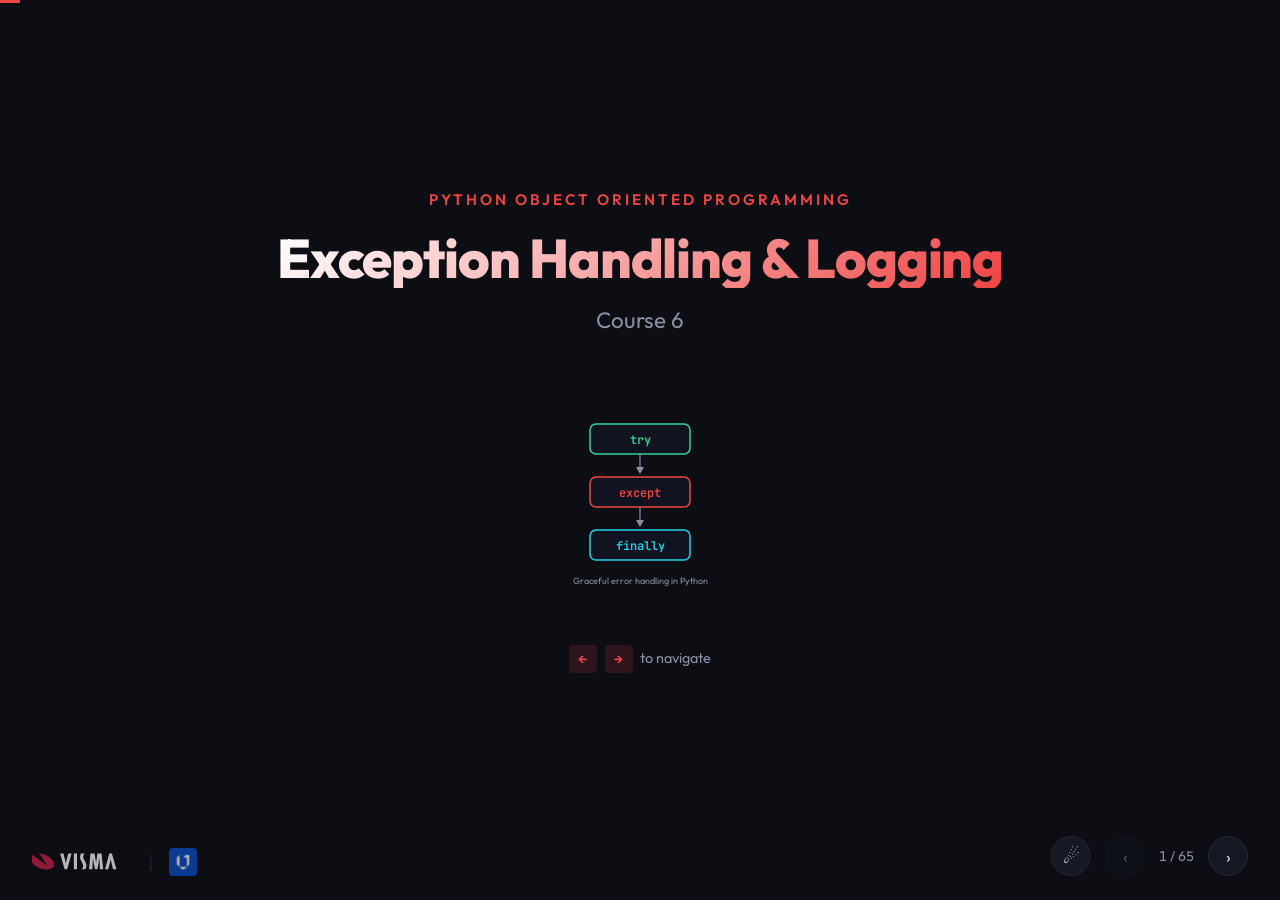
<file: 06-exception-handling.html>
<!DOCTYPE html>
<html lang="en">
<head>
<meta charset="UTF-8">
<meta name="viewport" content="width=device-width, initial-scale=1.0">
<title>Exception Handling & Logging: Course 6 — Python OOP</title>
<link href="https://fonts.googleapis.com/css2?family=JetBrains+Mono:wght@400;600&family=Outfit:wght@300;400;600;700;800&display=swap" rel="stylesheet">
<link rel="icon" href="vgtu.jpg">
<link rel="stylesheet" href="shared.css">
<style>
  @keyframes errorPulse {
    0%, 100% { box-shadow: 0 0 0 0 rgba(239, 68, 68, 0); }
    50% { box-shadow: 0 0 20px 4px rgba(239, 68, 68, 0.3); }
  }
  @keyframes flowArrow {
    from { stroke-dashoffset: 20; }
    to { stroke-dashoffset: 0; }
  }
  @keyframes shieldPulse {
    0%, 100% { transform: scale(1); opacity: 0.8; }
    50% { transform: scale(1.05); opacity: 1; }
  }
  .error-pulse { animation: errorPulse 2s ease-in-out infinite; }
  .flow-arrow { stroke-dasharray: 8 4; animation: flowArrow 1s linear infinite; }
  .shield-pulse { animation: shieldPulse 2s ease-in-out infinite; }
  .reveal-slide .reveal-blocks .reveal-block { opacity: 0; transform: translateY(8px); transition: opacity 0.4s, transform 0.4s; }
  .reveal-slide.step-1 .reveal-blocks .reveal-block:nth-child(1) { opacity: 1; transform: translateY(0); }
  .reveal-slide.step-2 .reveal-blocks .reveal-block:nth-child(-n+2) { opacity: 1; transform: translateY(0); }
  .reveal-slide.step-3 .reveal-blocks .reveal-block { opacity: 1; transform: translateY(0); }
</style>
</head>
<body>

<div class="mobile-warning">
  <svg width="64" height="64" viewBox="0 0 24 24" fill="none" stroke="var(--muted)" stroke-width="1.5" stroke-linecap="round" stroke-linejoin="round">
    <rect x="2" y="3" width="20" height="14" rx="2"/><line x1="8" y1="21" x2="16" y2="21"/><line x1="12" y1="17" x2="12" y2="21"/>
  </svg>
  <h2>Please use a larger screen</h2>
  <p>This presentation is designed for desktop or projector displays.</p>
  <a href="index.html">&larr; Back to curriculum</a>
</div>

<div class="progress" id="progress"></div>

<div class="visma-logo" style="display: flex; align-items: center; gap: 16px;">
  <svg width="100" height="24" viewBox="30 75 165 45" xmlns="http://www.w3.org/2000/svg">
    <path d="M32.228 81.327c8.803.852 18.458 5.253 23.996 11.643 7.099 8.093 4.686 16.187-5.396 18.032-10.081 1.988-23.996-3.123-31.095-11.217-5.396-6.248-5.253-12.495-.284-15.902l27.971 20.73-15.192-23.286z" fill="#c92043"/>
    <path d="M170.805 111.002l-3.549-14.199c-.428-1.703-.711-3.407-.994-4.969h-.143c-.283 1.704-.426 3.266-.852 5.111l-3.551 14.057h-6.105l8.094-29.533h4.828l8.52 29.533h-6.248zM77.663 81.469l3.55 14.198c.568 1.704.71 3.409.994 4.969h.142c.284-1.703.426-3.408.852-5.111l3.55-14.056h6.105l-8.093 29.533h-4.828l-8.519-29.533h6.247zM97.256 81.469h5.822v29.533h-5.822V81.469zM136.02 81.469L139 98.934l2.414-17.465h7.809l2.982 29.533h-5.963l-1.42-21.298-.994 7.241-2.414 14.057h-4.543l-2.84-14.199-.994-6.531v-.568h-.142l-.852 21.298h-6.248l2.557-29.533h7.668zM117.561 81.469c-.994.71-1.703 1.987-2.271 3.265-1.562 3.55.141 6.389 1.561 8.945.143.284.428.71.568 1.136 3.266 5.395 4.402 9.37 2.131 15.049l-.568 1.137h-7.1c.852-.711 1.703-1.703 2.129-2.84 1.705-3.834-.283-7.383-2.129-10.934-2.129-4.117-4.402-8.376-1.988-14.198.143-.568.711-1.562.711-1.562h6.956v.002z" fill="var(--heading)"/>
  </svg>
  <span style="color: var(--border); font-size: 1.2rem;">|</span>
  <img src="vgtu.jpg" alt="VILNIUS TECH" height="28" style="border-radius: 4px;">
</div>

<!-- ====== 1. TITLE ====== -->
<div class="slide active center">
  <p style="color: var(--accent); font-size: 0.95rem; font-weight: 600; letter-spacing: 3px; text-transform: uppercase; margin-bottom: 1rem;">Python Object Oriented Programming</p>
  <h1>Exception Handling &amp; Logging</h1>
  <p class="subtitle">Course 6</p>
  <div style="margin-top: 3rem;">
    <svg viewBox="0 0 180 190" width="180">
      <rect x="40" y="5" width="100" height="30" rx="6" fill="var(--code-bg)" stroke="var(--green)" stroke-width="1.5"/>
      <text x="90" y="25" text-anchor="middle" fill="var(--green)" font-size="12" font-weight="600" font-family="JetBrains Mono, monospace">try</text>
      <line x1="90" y1="35" x2="90" y2="50" stroke="var(--muted)" stroke-width="1.2"/>
      <polygon points="90,55 86,48 94,48" fill="var(--muted)"/>
      <rect x="40" y="58" width="100" height="30" rx="6" fill="var(--code-bg)" stroke="var(--accent)" stroke-width="1.5"/>
      <text x="90" y="78" text-anchor="middle" fill="var(--accent)" font-size="12" font-weight="600" font-family="JetBrains Mono, monospace">except</text>
      <line x1="90" y1="88" x2="90" y2="103" stroke="var(--muted)" stroke-width="1.2"/>
      <polygon points="90,108 86,101 94,101" fill="var(--muted)"/>
      <rect x="40" y="111" width="100" height="30" rx="6" fill="var(--code-bg)" stroke="var(--cyan)" stroke-width="1.5"/>
      <text x="90" y="131" text-anchor="middle" fill="var(--cyan)" font-size="12" font-weight="600" font-family="JetBrains Mono, monospace">finally</text>
      <text x="90" y="165" text-anchor="middle" fill="var(--muted)" font-size="9" font-family="Outfit, sans-serif">Graceful error handling in Python</text>
    </svg>
  </div>
  <p style="color: var(--muted); font-size: 0.9rem; margin-top: 2rem;">
    <span class="tag">&larr;</span> <span class="tag">&rarr;</span> to navigate
  </p>
</div>

<!-- ====== 2. CURRICULUM ====== -->
<div class="slide">
  <h2>Course Curriculum</h2>
  <p style="color: var(--heading); margin-bottom: 1.5rem;">Where we are in the journey</p>
  <ul class="curriculum-list">
    <li style="color: var(--muted);">0. Introduction to the course</li>
    <li style="color: var(--muted);">1. Classes vs. Objects</li>
    <li style="color: var(--muted);">2. Encapsulation &amp; Access Control</li>
    <li style="color: var(--muted);">3. Inheritance</li>
    <li style="color: var(--muted);">4. Polymorphism &amp; PEP 8</li>
    <li style="color: var(--muted);">5. Composition &amp; Aggregation</li>
    <li class="current" style="color: var(--accent); font-weight: 600;">6. Exception Handling &amp; Logging</li>
    <li>7. SOLID Principles</li>
    <li>8. UML &amp; Design Patterns</li>
    <li>9. Design Patterns (2nd part)</li>
    <li>10. Testing &amp; TDD</li>
    <li>11. Libraries &amp; Frameworks</li>
    <li>12. Recap &amp; Consultation</li>
  </ul>
</div>

<!-- ====== RECAP QUIZZES (last 3 lectures: 03, 04, 05) ====== -->

<!-- Quiz 1: Inheritance (Lecture 03) -->
<div class="slide quiz-slide">
  <h2>Quiz Time! <span style="color: var(--muted); font-size: 1rem;">(Lecture 03)</span></h2>
  <p style="color: var(--accent); font-size: 1.1rem; font-weight: 600; margin-bottom: 1.5rem;">Can a Python class inherit from multiple parent classes?</p>
  <div class="two-col quiz-answers" style="margin-top: 2rem; max-width: 700px;">
    <div class="col quiz-answer" style="text-align: center;"><p style="font-size: 1.1rem; color: var(--green);">A) No, Python only supports single inheritance</p></div>
    <div class="col quiz-answer correct" style="text-align: center;"><p style="font-size: 1.1rem; color: var(--green);"><strong>B) Yes, Python supports multiple inheritance</strong></p></div>
    <div class="col quiz-answer" style="text-align: center;"><p style="font-size: 1.1rem; color: var(--green);">C) Only with abstract base classes</p></div>
    <div class="col quiz-answer" style="text-align: center;"><p style="font-size: 1.1rem; color: var(--green);">D) Only if the parents have no shared methods</p></div>
  </div>
  <p class="quiz-explanation" style="color: var(--muted); margin-top: 1rem; font-size: 0.9rem;">Python supports multiple inheritance &mdash; a class can inherit from several parents. The <strong>MRO</strong> (Method Resolution Order) determines which parent method is called first.</p>
</div>
<div class="slide">
  <p style="color: var(--accent); font-size: 0.85rem; font-weight: 600; letter-spacing: 2px; text-transform: uppercase; margin-bottom: 0.5rem;">Recap: Lecture 03</p>
  <h2>Inheritance: <span class="accent">MRO</span> &amp; Multiple Parents</h2>
  <div class="layout">
    <div class="text">
      <ul>
        <li>A child class can have <strong>multiple parents</strong>: <code style="color: var(--accent);">class C(A, B)</code></li>
        <li>Python uses the <strong>MRO</strong> (C3 linearization) to resolve conflicts</li>
        <li>Check the order with <code style="color: var(--accent);">ClassName.__mro__</code></li>
        <li>Useful for <strong>mixins</strong> &mdash; small classes that add specific behavior</li>
      </ul>
    </div>
    <div class="visual">
      <pre style="font-size: 0.8rem;"><span class="kw">class</span> <span class="cls">Flyable</span>:
    <span class="kw">def</span> <span class="fn">move</span>(<span class="par">self</span>):
        <span class="kw">return</span> <span class="str">"Flying"</span>

<span class="kw">class</span> <span class="cls">Swimmable</span>:
    <span class="kw">def</span> <span class="fn">move</span>(<span class="par">self</span>):
        <span class="kw">return</span> <span class="str">"Swimming"</span>

<span class="kw">class</span> <span class="cls">Duck</span>(<span class="cls">Flyable</span>, <span class="cls">Swimmable</span>):
    <span class="kw">pass</span>

<span class="fn">print</span>(<span class="cls">Duck</span>().<span class="fn">move</span>())  <span class="cm"># "Flying" (MRO)</span></pre>
    </div>
  </div>
</div>

<!-- Quiz 2: Polymorphism (Lecture 04) -->
<div class="slide quiz-slide">
  <h2>Quiz Time! <span style="color: var(--muted); font-size: 1rem;">(Lecture 04)</span></h2>
  <p style="color: var(--accent); font-size: 1.1rem; font-weight: 600; margin-bottom: 1.5rem;">What is polymorphism in OOP?</p>
  <div class="two-col quiz-answers" style="margin-top: 2rem; max-width: 700px;">
    <div class="col quiz-answer" style="text-align: center;"><p style="font-size: 1.1rem; color: var(--green);">A) Hiding data inside a class</p></div>
    <div class="col quiz-answer" style="text-align: center;"><p style="font-size: 1.1rem; color: var(--green);">B) Creating multiple constructors</p></div>
    <div class="col quiz-answer correct" style="text-align: center;"><p style="font-size: 1.1rem; color: var(--green);"><strong>C) Same interface, different behavior</strong></p></div>
    <div class="col quiz-answer" style="text-align: center;"><p style="font-size: 1.1rem; color: var(--green);">D) Copying objects from one class to another</p></div>
  </div>
  <p class="quiz-explanation" style="color: var(--muted); margin-top: 1rem; font-size: 0.9rem;">Polymorphism lets different classes share the same method name but provide their own implementation &mdash; "many forms"</p>
</div>
<div class="slide">
  <p style="color: var(--accent); font-size: 0.85rem; font-weight: 600; letter-spacing: 2px; text-transform: uppercase; margin-bottom: 0.5rem;">Recap: Lecture 04</p>
  <h2>Polymorphism: <span class="accent">Many Forms</span></h2>
  <div class="layout">
    <div class="text">
      <ul>
        <li>Different classes can share the <strong>same method name</strong></li>
        <li>Each class provides its <strong>own implementation</strong></li>
        <li>Enables writing code that works with <strong>any subclass</strong></li>
        <li>Key to the <strong>Open/Closed Principle</strong></li>
      </ul>
    </div>
    <div class="visual">
      <pre style="font-size: 0.8rem;"><span class="kw">class</span> <span class="cls">Cat</span>(<span class="cls">Animal</span>):
    <span class="kw">def</span> <span class="fn">speak</span>(<span class="par">self</span>):
        <span class="kw">return</span> <span class="str">"Meow!"</span>

<span class="kw">class</span> <span class="cls">Dog</span>(<span class="cls">Animal</span>):
    <span class="kw">def</span> <span class="fn">speak</span>(<span class="par">self</span>):
        <span class="kw">return</span> <span class="str">"Woof!"</span>

<span class="kw">for</span> animal <span class="kw">in</span> [<span class="cls">Cat</span>(), <span class="cls">Dog</span>()]:
    <span class="fn">print</span>(animal.<span class="fn">speak</span>())</pre>
    </div>
  </div>
</div>

<!-- Quiz 3: Composition (Lecture 05) -->
<div class="slide quiz-slide">
  <h2>Quiz Time! <span style="color: var(--muted); font-size: 1rem;">(Lecture 05)</span></h2>
  <p style="color: var(--accent); font-size: 1.1rem; font-weight: 600; margin-bottom: 1.5rem;">What happens to composed parts when the owner is destroyed?</p>
  <div class="two-col quiz-answers" style="margin-top: 2rem; max-width: 700px;">
    <div class="col quiz-answer" style="text-align: center;"><p style="font-size: 1.1rem; color: var(--green);">A) They move to another owner</p></div>
    <div class="col quiz-answer" style="text-align: center;"><p style="font-size: 1.1rem; color: var(--green);">B) They continue to exist independently</p></div>
    <div class="col quiz-answer correct" style="text-align: center;"><p style="font-size: 1.1rem; color: var(--green);"><strong>C) They are destroyed too</strong></p></div>
    <div class="col quiz-answer" style="text-align: center;"><p style="font-size: 1.1rem; color: var(--green);">D) They become global variables</p></div>
  </div>
  <p class="quiz-explanation" style="color: var(--muted); margin-top: 1rem; font-size: 0.9rem;">In composition, parts are <strong>owned</strong> by the parent &mdash; when the owner is destroyed, so are all its composed parts</p>
</div>
<div class="slide">
  <p style="color: var(--accent); font-size: 0.85rem; font-weight: 600; letter-spacing: 2px; text-transform: uppercase; margin-bottom: 0.5rem;">Recap: Lecture 05</p>
  <h2>Composition vs Aggregation</h2>
  <div class="two-col" style="margin-top: 1rem;">
    <div class="col" style="border-color: var(--accent);">
      <h3 style="color: var(--accent);">Composition</h3>
      <ul>
        <li><strong>Strong</strong> has-a relationship</li>
        <li>Parts created <strong>inside</strong> the owner</li>
        <li>Parts <strong>die</strong> with the owner</li>
        <li>Example: House &amp; Rooms</li>
      </ul>
    </div>
    <div class="col" style="border-color: var(--orange);">
      <h3 style="color: var(--orange);">Aggregation</h3>
      <ul>
        <li><strong>Weak</strong> has-a relationship</li>
        <li>Parts <strong>passed in</strong> from outside</li>
        <li>Parts <strong>survive</strong> independently</li>
        <li>Example: Team &amp; Players</li>
      </ul>
    </div>
  </div>
</div>

<!-- ====== AGENDA ====== -->
<div class="slide">
  <h2>Agenda for <span class="accent">Today</span></h2>
  <div style="max-width: 600px; margin-top: 1rem;">
    <ul>
      <li>&#128165; Errors and/vs <strong>exceptions</strong></li>
      <li>&#128737;&#65039; <strong>Handling</strong> exceptions</li>
      <li>&#9757;&#65039; <strong>Raising</strong> exceptions</li>
      <li>&#128161; Advanced topics &amp; <strong>best practices</strong></li>
      <li>&#128220; <strong>Logging</strong></li>
    </ul>
  </div>
</div>

<!-- ====== REAL-WORLD ANALOGY ====== -->
<div class="slide">
  <h2>Exception handling in <span class="accent">real-world</span></h2>
  <div class="layout">
    <div class="text">
      <p>A <strong>circuit breaker</strong> in an electrical system is designed to cut off the flow of electricity when there is an overload or a short circuit, preventing fires and equipment damage.</p>
      <p style="margin-top: 1rem;">Similarly, exception handling acts as a circuit breaker for your code, stopping the execution flow in the case of an error but also preventing further damage and allowing for a safe recovery or shutdown.</p>
    </div>
    <div class="visual">
      <img src="assets/circuit-breaker.png" alt="Circuit breaker" style="max-height: 300px; border-radius: 8px;">
    </div>
  </div>
</div>

<div class="slide">
  <h2>Exception handling in <span class="accent">real-world</span></h2>
  <div class="layout">
    <div class="text">
      <p>Imagine exception handling as the <strong>emergency services</strong> (fire department, paramedics, police) in a city.</p>
      <p style="margin-top: 1rem;">Just as these services respond to <strong>unexpected situations</strong> (fires, medical emergencies, crimes), exception handling in programming allows a system to respond to unexpected errors.</p>
      <p style="margin-top: 1rem;">Without emergency services ready to respond, situations could escalate quickly, much like unhandled exceptions can cause a program to crash or behave unpredictably.</p>
    </div>
    <div class="visual">
      <svg viewBox="0 0 200 200" width="200">
        <rect x="60" y="20" width="80" height="60" rx="6" fill="var(--code-bg)" stroke="var(--cyan)" stroke-width="2"/>
        <text x="100" y="45" text-anchor="middle" fill="var(--cyan)" font-size="10" font-weight="600" font-family="JetBrains Mono, monospace">Program</text>
        <text x="100" y="60" text-anchor="middle" fill="var(--muted)" font-size="8" font-family="Outfit, sans-serif">(the city)</text>
        <text x="100" y="105" text-anchor="middle" fill="var(--accent)" font-size="20">&#128680;</text>
        <text x="100" y="125" text-anchor="middle" fill="var(--accent)" font-size="9" font-weight="600" font-family="Outfit, sans-serif">Exception occurs!</text>
        <rect x="30" y="140" width="60" height="35" rx="4" fill="var(--code-bg)" stroke="var(--green)" stroke-width="1.5"/>
        <text x="60" y="155" text-anchor="middle" fill="var(--green)" font-size="7" font-weight="600" font-family="JetBrains Mono, monospace">except</text>
        <text x="60" y="167" text-anchor="middle" fill="var(--muted)" font-size="7" font-family="Outfit, sans-serif">handle it</text>
        <rect x="110" y="140" width="60" height="35" rx="4" fill="var(--code-bg)" stroke="var(--orange)" stroke-width="1.5"/>
        <text x="140" y="155" text-anchor="middle" fill="var(--orange)" font-size="7" font-weight="600" font-family="JetBrains Mono, monospace">finally</text>
        <text x="140" y="167" text-anchor="middle" fill="var(--muted)" font-size="7" font-family="Outfit, sans-serif">clean up</text>
      </svg>
    </div>
  </div>
</div>

<div class="slide">
  <h2>Key <span class="accent">Principles</span></h2>
  <div style="max-width: 750px;">
    <ol style="list-style: none; padding: 0; counter-reset: principles;">
      <li style="margin-bottom: 1.2rem; padding-left: 2.5rem; position: relative;"><span style="position: absolute; left: 0; color: var(--accent); font-weight: 700; font-size: 1.3rem;">1.</span><strong>Detection</strong>: Identifying that something has gone wrong or is outside the expected operating parameters.</li>
      <li style="margin-bottom: 1.2rem; padding-left: 2.5rem; position: relative;"><span style="position: absolute; left: 0; color: var(--accent); font-weight: 700; font-size: 1.3rem;">2.</span><strong>Containment</strong>: Preventing the initial problem from causing further damage or system-wide failure.</li>
      <li style="margin-bottom: 1.2rem; padding-left: 2.5rem; position: relative;"><span style="position: absolute; left: 0; color: var(--accent); font-weight: 700; font-size: 1.3rem;">3.</span><strong>Alternative Action</strong>: Having a pre-defined way to respond to the error, whether it's a fallback mechanism, alerting a user, or attempting to recover.</li>
      <li style="padding-left: 2.5rem; position: relative;"><span style="position: absolute; left: 0; color: var(--accent); font-weight: 700; font-size: 1.3rem;">4.</span><strong>Logging/Reporting</strong>: Recording the error for later analysis and debugging.</li>
    </ol>
  </div>
</div>

<!-- ====== WHAT IS EXCEPTION HANDLING ====== -->
<div class="slide">
  <h2>What is <span class="accent">Exception Handling</span>?</h2>
  <div class="layout">
    <div class="text">
      <p>Exception handling is a programming mechanism that enables developers to <strong style="color: var(--accent);">manage errors</strong> and anomalies that arise <strong>during the execution of a program.</strong></p>
      <p style="margin-top: 1.5rem;">In essence, it allows a program to <strong>continue running</strong> or <strong>gracefully terminate</strong> when it encounters unexpected situations, rather than crashing abruptly.</p>
    </div>
    <div class="visual">
      <svg viewBox="0 0 200 180" width="220">
        <rect x="50" y="10" width="100" height="40" rx="8" fill="var(--code-bg)" stroke="var(--green)" stroke-width="2"/>
        <text x="100" y="35" text-anchor="middle" fill="var(--green)" font-size="12" font-weight="600" font-family="JetBrains Mono, monospace">Program</text>
        <line x1="100" y1="50" x2="100" y2="70" stroke="var(--muted)" stroke-width="1.5" marker-end="url(#arrowhead)"/>
        <rect x="50" y="70" width="100" height="40" rx="8" fill="var(--code-bg)" stroke="var(--accent)" stroke-width="2" class="error-pulse"/>
        <text x="100" y="95" text-anchor="middle" fill="var(--accent)" font-size="12" font-weight="600" font-family="JetBrains Mono, monospace">Error!</text>
        <line x1="100" y1="110" x2="100" y2="130" stroke="var(--muted)" stroke-width="1.5"/>
        <rect x="40" y="130" width="120" height="40" rx="8" fill="var(--code-bg)" stroke="var(--cyan)" stroke-width="2"/>
        <text x="100" y="155" text-anchor="middle" fill="var(--cyan)" font-size="11" font-weight="600" font-family="JetBrains Mono, monospace">Handle &amp; recover</text>
      </svg>
    </div>
  </div>
</div>

<div class="slide">
  <h2>Purpose of Exception Handling</h2>
  <div style="max-width: 700px;">
    <p>The purpose of exception handling is not just to prevent software crashes but also to:</p>
    <ul style="margin-top: 1.5rem;">
      <li>&#128027; Deal with <strong>logical errors</strong></li>
      <li>&#128172; Provide <strong>meaningful error messages</strong> to users</li>
      <li>&#128682; Ensure the program <strong>exits safely</strong> if needed</li>
    </ul>
    <p style="margin-top: 1.5rem;">It is a fundamental aspect of writing robust, reliable software that can handle the unpredictable nature of real-world operation.</p>
  </div>
</div>

<!-- ====== QUOTE ====== -->
<div class="slide center" style="background: var(--surface);">
  <p style="font-size: 2.4rem; color: var(--muted); margin-bottom: 0;">&ldquo;</p>
  <p style="font-size: 1.6rem; color: var(--heading); font-style: italic; line-height: 1.6;">Roses are Red,<br>Violets are Blue,<br>Unexpected '{'<br>on line 32.</p>
  <p style="font-size: 2.4rem; color: var(--muted); margin-top: 0;">&rdquo;</p>
</div>

<!-- ====== ERRORS ====== -->
<div class="slide">
  <h2><span class="accent">Errors</span></h2>
  <div style="max-width: 750px;">
    <p>When writing a program, we, more often than not, will encounter errors.</p>
    <p style="margin-top: 1rem;">Error caused by not following the proper structure (syntax) of the language is called a <strong>syntax error</strong> or <strong>parsing error</strong>.</p>
    <p style="margin-top: 1rem;">Syntax errors are detected by the interpreter <strong style="color: var(--accent);">during the parsing stage</strong>, before the execution begins. Examples include missing colons, incorrect indentation, or unmatched parentheses.</p>
    <div class="callout" style="margin-top: 1.5rem;">Errors need to be fixed in the code; they <strong>cannot be handled</strong> by exception handling mechanisms because they prevent the program from running correctly in the first place.</div>
  </div>
</div>

<!-- Syntax Error Example 1 -->
<div class="slide reveal-slide">
  <h2>Syntax error <span class="accent">Example 1</span></h2>
  <div class="reveal-blocks">
    <div class="reveal-block">
      <p style="color: var(--muted); margin-bottom: 0.5rem;">Incorrect version:</p>
      <pre><span class="kw">if</span> <span class="num">True</span>
    <span class="fn">print</span>(<span class="str">"This will cause a syntax error because the colon is missing."</span>)</pre>
    </div>
    <div class="reveal-block">
      <p style="color: var(--muted); margin-top: 1rem; margin-bottom: 0.5rem;">Error Message:</p>
      <pre>  File <span class="str">"&lt;stdin&gt;"</span>, line <span class="num">1</span>
    <span class="kw">if</span> <span class="num">True</span>
         ^
<span class="kw">SyntaxError</span>: invalid syntax</pre>
    </div>
    <div class="reveal-block">
      <p style="color: var(--muted); margin-top: 1rem; margin-bottom: 0.5rem;">Corrected version:</p>
      <pre><span class="kw">if</span> <span class="num">True</span>:
    <span class="fn">print</span>(<span class="str">"This will cause a syntax error because the colon is missing."</span>)</pre>
    </div>
  </div>
</div>

<!-- Syntax Error Example 2 -->
<div class="slide reveal-slide">
  <h2>Syntax error <span class="accent">Example 2</span></h2>
  <div class="reveal-blocks">
    <div class="reveal-block">
      <p style="color: var(--muted); margin-bottom: 0.5rem;">Incorrect version:</p>
      <pre><span class="kw">def</span> <span class="fn">my_function</span>():
<span class="fn">print</span>(<span class="str">"Hello"</span>)  <span class="cm"># This line should be indented.</span></pre>
    </div>
    <div class="reveal-block">
      <p style="color: var(--muted); margin-top: 1rem; margin-bottom: 0.5rem;">Error Message:</p>
      <pre>  File <span class="str">"&lt;stdin&gt;"</span>, line <span class="num">2</span>
    <span class="fn">print</span>(<span class="str">"Hello"</span>)
    ^
<span class="kw">IndentationError</span>: expected an indented block</pre>
    </div>
    <div class="reveal-block">
      <p style="color: var(--muted); margin-top: 1rem; margin-bottom: 0.5rem;">Corrected version:</p>
      <pre><span class="kw">def</span> <span class="fn">my_function</span>():
    <span class="fn">print</span>(<span class="str">"Hello"</span>)</pre>
    </div>
  </div>
</div>

<!-- ====== LOGICAL ERRORS ====== -->
<div class="slide reveal-slide">
  <h2>Logical Errors: <span class="accent">Explanation</span></h2>
  <div class="reveal-blocks">
    <div class="reveal-block">
      <div class="layout">
        <div class="text">
          <p>These are mistakes in the program's logic that lead to <strong>incorrect behavior</strong> or <strong>results</strong>.</p>
          <p style="margin-top: 1rem;">Logical errors do not prevent the code from running but can lead to unexpected outcomes.</p>
        </div>
        <div class="visual">
          <pre style="font-size: 0.8rem;"><span class="cm"># Incorrect: overwrites instead of accumulating</span>
total = <span class="num">10</span>
prices = [<span class="num">2</span>, <span class="num">5</span>, <span class="num">8</span>]
<span class="kw">for</span> price <span class="kw">in</span> prices:
    total = price
<span class="fn">print</span>(<span class="str">f"Total: {total}"</span>)  <span class="cm"># 8, not 25!</span></pre>
        </div>
      </div>
    </div>
    <div class="reveal-block">
      <div class="layout" style="margin-top: 1.5rem;">
        <div class="text">
          <p style="color: var(--green); font-weight: 600;">Corrected version:</p>
          <p style="margin-top: 0.5rem;">Use <code style="color: var(--accent);">+=</code> to accumulate instead of <code style="color: var(--accent);">=</code> which overwrites.</p>
        </div>
        <div class="visual">
          <pre style="font-size: 0.8rem;"><span class="cm"># Corrected: accumulates properly</span>
total = <span class="num">10</span>
prices = [<span class="num">2</span>, <span class="num">5</span>, <span class="num">8</span>]
<span class="kw">for</span> price <span class="kw">in</span> prices:
    total += price
<span class="fn">print</span>(<span class="str">f"Total: {total}"</span>)  <span class="cm"># 25</span></pre>
        </div>
      </div>
    </div>
  </div>
</div>

<!-- ====== EXCEPTIONS ====== -->
<div class="slide">
  <h2>Exceptions<span class="accent">?!</span></h2>
  <div style="max-width: 700px;">
    <p style="color: var(--accent); font-weight: 600;">Definition:</p>
    <p style="margin-top: 0.5rem;">Exceptions are events that occur <strong>during the execution of a program</strong>, <strong>disrupting its normal flow</strong>.</p>
    <p style="margin-top: 1rem;">They often arise from errors in the program's logic or unexpected conditions, such as:</p>
    <ul style="margin-top: 0.5rem;">
      <li>&#128194; A file not being found</li>
      <li>&#9888;&#65039; An invalid input</li>
      <li>&#10060; A division by zero</li>
    </ul>
    <p style="margin-top: 1.5rem; color: var(--accent); font-weight: 600;">Nature of Exceptions:</p>
    <p style="margin-top: 0.5rem;">Unlike syntax errors, which are identified before the program runs, exceptions can happen <strong>at any time during execution</strong>. They need to be <strong>explicitly handled</strong> to maintain the stability and reliability of the software.</p>
  </div>
</div>

<!-- Exception Examples -->
<div class="slide">
  <h2>Exceptions. <span class="accent">ZeroDivisionError</span></h2>
  <p style="color: var(--muted); margin-bottom: 1rem;">Raised when you divide a value or variable with zero</p>
  <p style="color: var(--muted); margin-bottom: 0.5rem;">Incorrect version:</p>
  <pre><span class="fn">print</span>(<span class="num">1</span> / <span class="num">0</span>)</pre>
  <p style="color: var(--muted); margin-top: 1.5rem; margin-bottom: 0.5rem;">Error Message:</p>
  <pre><span class="kw">ZeroDivisionError</span>: division by zero</pre>
</div>

<div class="slide">
  <h2>Exceptions. <span class="accent">NameError</span></h2>
  <p style="color: var(--muted); margin-bottom: 1rem;">Raised when a variable is not found in the local or global scope.</p>
  <p style="color: var(--muted); margin-bottom: 0.5rem;">Incorrect version:</p>
  <pre><span class="fn">print</span>(undefined_variable)</pre>
  <p style="color: var(--muted); margin-top: 1.5rem; margin-bottom: 0.5rem;">Error Message:</p>
  <pre><span class="kw">NameError</span>: name <span class="str">'undefined_variable'</span> is not defined</pre>
</div>

<!-- Built-in Exceptions -->
<div class="slide">
  <h2><span class="accent">Built-in</span> Python Exceptions</h2>
  <div class="two-col" style="font-size: 0.9rem;">
    <div>
      <ol style="list-style: decimal; padding-left: 1.5rem;">
        <li style="padding-left: 0.3rem;"><strong>AssertionError</strong>: assert statement fails</li>
        <li style="padding-left: 0.3rem;"><strong>EOFError</strong>: input() meets end-of-file</li>
        <li style="padding-left: 0.3rem;"><strong>AttributeError</strong>: attribute assignment fails</li>
        <li style="padding-left: 0.3rem;"><strong>ImportError</strong>: importing a module fails</li>
        <li style="padding-left: 0.3rem;"><strong>IndexError</strong>: sequence index out of range</li>
        <li style="padding-left: 0.3rem;"><strong>KeyboardInterrupt</strong>: Ctrl+C pressed</li>
        <li style="padding-left: 0.3rem;"><strong>RuntimeError</strong>: no category fits</li>
        <li style="padding-left: 0.3rem;"><strong>NameError</strong>: variable not found</li>
      </ol>
    </div>
    <div>
      <ol start="9" style="list-style: decimal; padding-left: 1.5rem;">
        <li style="padding-left: 0.3rem;"><strong>MemoryError</strong>: out of memory</li>
        <li style="padding-left: 0.3rem;"><strong>ValueError</strong>: right type, wrong value</li>
        <li style="padding-left: 0.3rem;"><strong>ZeroDivisionError</strong>: division by zero</li>
        <li style="padding-left: 0.3rem;"><strong>SyntaxError</strong>: invalid Python syntax</li>
        <li style="padding-left: 0.3rem;"><strong>IndentationError</strong>: wrong indentation</li>
        <li style="padding-left: 0.3rem;"><strong>SystemError</strong>: internal interpreter error</li>
        <li style="padding-left: 0.3rem;"><strong>TypeError</strong>: operation on wrong type</li>
      </ol>
    </div>
  </div>
</div>

<!-- ====== HOW EXCEPTIONS WORK ====== -->
<div class="slide">
  <h2><span class="accent">How</span> Exceptions Work in Python<span class="accent">?!</span></h2>
  <div style="max-width: 700px;">
    <p>After learning about errors and exceptions, we will learn to handle them by using <code style="color: var(--green);">try</code>, <code style="color: var(--accent);">except</code>, <code style="color: var(--cyan);">else</code>, and <code style="color: var(--orange);">finally</code> blocks.</p>
    <p style="margin-top: 1.5rem;">So, what do we mean by <strong>handling them</strong>?</p>
    <p style="margin-top: 0.5rem;">In normal circumstances, these errors will stop the code execution and <strong>display the error message</strong>.</p>
    <p style="margin-top: 1rem;">To create stable systems, we need to anticipate these errors and come up with alternative solutions or warning messages.</p>
  </div>
</div>

<!-- try / except -->
<div class="slide center">
  <h2><span class="green-text">try</span> / <span class="accent">except</span>: Flow</h2>
  <svg viewBox="0 0 600 300" width="700" style="margin-top: 1rem;">
    <rect x="10" y="10" width="240" height="120" rx="10" fill="var(--code-bg)" stroke="var(--green)" stroke-width="2"/>
    <text x="30" y="38" fill="var(--green)" font-size="16" font-weight="700" font-family="JetBrains Mono, monospace">try:</text>
    <text x="50" y="62" fill="var(--cyan)" font-size="12" font-family="JetBrains Mono, monospace">result = 10 / x</text>
    <text x="50" y="82" fill="var(--cyan)" font-size="12" font-family="JetBrains Mono, monospace">data = load_file()</text>
    <text x="50" y="102" fill="var(--cyan)" font-size="12" font-family="JetBrains Mono, monospace">process(data)</text>
    <circle cx="345" cy="70" r="30" fill="var(--accent-glow)" stroke="var(--accent)" stroke-width="2.5"/>
    <path d="M333,58 L357,82 M357,58 L333,82" stroke="var(--accent)" stroke-width="3.5" stroke-linecap="round"/>
    <text x="345" y="120" text-anchor="middle" fill="var(--muted)" font-size="11" font-family="Outfit, sans-serif">Exception raised!</text>
    <path d="M250,65 L312,65" fill="none" stroke="var(--border)" stroke-width="2"/>
    <polygon points="312,65 304,61 304,69" fill="var(--border)"/>
    <path d="M345,100 Q345,150 180,160" fill="none" stroke="var(--border)" stroke-width="2"/>
    <polygon points="180,160 188,156 186,164" fill="var(--border)"/>
    <rect x="10" y="160" width="240" height="120" rx="10" fill="var(--code-bg)" stroke="var(--accent)" stroke-width="2"/>
    <text x="30" y="190" fill="var(--accent)" font-size="16" font-weight="700" font-family="JetBrains Mono, monospace">except:</text>
    <text x="50" y="214" fill="var(--cyan)" font-size="12" font-family="JetBrains Mono, monospace">log_error(e)</text>
    <text x="50" y="234" fill="var(--cyan)" font-size="12" font-family="JetBrains Mono, monospace">show_message()</text>
    <text x="50" y="254" fill="var(--cyan)" font-size="12" font-family="JetBrains Mono, monospace">use_fallback()</text>
    <rect x="340" y="170" width="240" height="100" rx="10" fill="var(--code-bg)" stroke="var(--green)" stroke-width="1.5" stroke-dasharray="6 3"/>
    <text x="360" y="198" fill="var(--muted)" font-size="12" font-family="Outfit, sans-serif">Instead of <tspan font-weight="700" fill="var(--accent)">crashing</tspan>,</text>
    <text x="360" y="218" fill="var(--muted)" font-size="12" font-family="Outfit, sans-serif">your code moves on to</text>
    <text x="360" y="242" fill="var(--green)" font-size="14" font-weight="700" font-family="Outfit, sans-serif">alternative solutions.</text>
    <path d="M250,230 L337,220" fill="none" stroke="var(--border)" stroke-width="1.5" stroke-dasharray="4 3"/>
    <polygon points="337,220 329,218 331,226" fill="var(--border)"/>
  </svg>
</div>

<!-- try/except: Simple example -->
<div class="slide">
  <h2><span class="green-text">try</span> / <span class="accent">except</span>: Simple example</h2>
  <div style="max-width: 750px;">
    <p style="margin-bottom: 1rem;">In this example, we will try to print the undefined <code style="color: var(--accent);">x</code> variable.</p>
    <pre><span class="kw">try</span>:
    <span class="fn">print</span>(x)

<span class="kw">except</span>:
    <span class="fn">print</span>(<span class="str">"An exception has occurred!"</span>)</pre>
    <ul style="margin-top: 1.5rem;">
      <li>The program will run the code under the <code style="color: var(--green);">try</code> statement</li>
      <li>As we know that <code style="color: var(--accent);">x</code> is not defined, it will run the except statement and print the warning</li>
    </ul>
  </div>
</div>

<!-- try/except: Specific error -->
<div class="slide">
  <h2><span class="green-text">try</span> / <span class="accent">except</span>: Specific error example</h2>
  <pre><span class="kw">try</span>:
    result = <span class="num">10</span> / <span class="num">0</span>

<span class="kw">except</span> <span class="cls">ZeroDivisionError</span>:
    <span class="fn">print</span>(<span class="str">"Caught a division by zero error!"</span>)</pre>
  <ul style="margin-top: 1.5rem;">
    <li>The code in the <code style="color: var(--green);">try</code> block attempts to divide 10 by 0, which raises a <code style="color: var(--accent);">ZeroDivisionError</code></li>
    <li>The <code style="color: var(--accent);">except</code> block catches this <strong>specific error</strong> and prints a message, preventing the program from crashing</li>
  </ul>
</div>

<!-- try/except: Multiple except -->
<div class="slide">
  <h2><span class="green-text">try</span> / <span class="accent">except</span>: Multiple except</h2>
  <pre><span class="kw">try</span>:
    x = <span class="num">1</span>
    result = <span class="num">10</span> / x

<span class="kw">except</span> <span class="cls">ZeroDivisionError</span>:
    <span class="fn">print</span>(<span class="str">"Caught a division by zero error!"</span>)

<span class="kw">except</span>:
    <span class="fn">print</span>(<span class="str">"Something else went wrong"</span>)</pre>
  <ul style="margin-top: 1.5rem;">
    <li>If a <code style="color: var(--accent);">ZeroDivisionError</code> is raised, the program will print "You cannot divide a value with zero."</li>
    <li>For the rest of the exceptions, it will print "Something else went wrong."</li>
  </ul>
</div>

<!-- try/except: Loading file -->
<div class="slide">
  <h2><span class="green-text">try</span> / <span class="accent">except</span>: Loading the file example</h2>
  <pre><span class="kw">try</span>:
    <span class="kw">with</span> <span class="fn">open</span>(<span class="str">'data.csv'</span>) <span class="kw">as</span> file:
        read_data = file.<span class="fn">read</span>()
<span class="kw">except</span> <span class="cls">FileNotFoundError</span> <span class="kw">as</span> fnf_error:
    <span class="fn">print</span>(fnf_error)
    <span class="fn">print</span>(<span class="str">"Explanation: We cannot load the 'data.csv' file"</span>)</pre>
  <p style="margin-top: 1rem; color: var(--muted); font-size: 0.95rem;">Output:</p>
  <pre>[Errno <span class="num">2</span>] No such file <span class="kw">or</span> directory: <span class="str">'data.csv'</span>
Explanation: We cannot load the <span class="str">'data.csv'</span> file</pre>
  <p style="margin-top: 1rem;">We can print default error messages without breaking the execution.</p>
</div>

<!-- try/except: Multiple in single block -->
<div class="slide">
  <h2><span class="green-text">try</span> / <span class="accent">except</span>: Catching multiple in a single block</h2>
  <pre style="font-size: 0.8rem;"><span class="kw">try</span>:
    choice = <span class="fn">input</span>(<span class="str">"Enter '1' for ValueError, '2' for TypeError: "</span>)
    <span class="kw">if</span> choice == <span class="str">'1'</span>:
        <span class="fn">int</span>(<span class="str">'xyz'</span>)
    <span class="kw">elif</span> choice == <span class="str">'2'</span>:
        <span class="fn">sum</span>(<span class="str">'123'</span>)

<span class="kw">except</span> (<span class="cls">ValueError</span>, <span class="cls">TypeError</span>) <span class="kw">as</span> e:
    <span class="fn">print</span>(<span class="str">f"Caught an exception: {e}"</span>)</pre>
  <ul style="margin-top: 1.5rem;">
    <li>Depending on the input, the program raises the chosen type of exception</li>
    <li>The <code style="color: var(--accent);">except</code> block catches either a <code style="color: var(--cyan);">ValueError</code> or a <code style="color: var(--cyan);">TypeError</code></li>
  </ul>
</div>

<!-- ====== try / except / else ====== -->
<div class="slide">
  <h2><span class="green-text">try</span> / <span class="accent">except</span> / <span class="cyan-text">else</span></h2>
  <div class="layout">
    <div class="visual" style="flex: 1; max-width: 500px;">
      <svg viewBox="0 0 400 280" width="100%">
        <rect x="120" y="5" width="160" height="45" rx="10" fill="var(--code-bg)" stroke="var(--green)" stroke-width="2.5"/>
        <text x="200" y="34" text-anchor="middle" fill="var(--green)" font-size="20" font-weight="700" font-family="JetBrains Mono, monospace">try</text>

        <line x1="155" y1="50" x2="85" y2="88" stroke="var(--green)" stroke-width="2"/>
        <circle cx="85" cy="108" r="20" fill="rgba(52,211,153,0.15)" stroke="var(--green)" stroke-width="2"/>
        <path d="M76,108 L82,116 L94,103" fill="none" stroke="var(--green)" stroke-width="2.5" stroke-linecap="round" stroke-linejoin="round"/>
        <line x1="85" y1="128" x2="85" y2="165" stroke="var(--green)" stroke-width="2"/>
        <polygon points="85,170 81,162 89,162" fill="var(--green)"/>

        <line x1="245" y1="50" x2="315" y2="88" stroke="var(--accent)" stroke-width="2"/>
        <circle cx="315" cy="108" r="20" fill="var(--accent-glow)" stroke="var(--accent)" stroke-width="2"/>
        <path d="M307,100 L323,116 M323,100 L307,116" stroke="var(--accent)" stroke-width="2.5" stroke-linecap="round"/>
        <line x1="315" y1="128" x2="315" y2="165" stroke="var(--accent)" stroke-width="2"/>
        <polygon points="315,170 311,162 319,162" fill="var(--accent)"/>

        <rect x="10" y="170" width="150" height="45" rx="10" fill="var(--code-bg)" stroke="var(--blue)" stroke-width="2.5"/>
        <text x="85" y="199" text-anchor="middle" fill="var(--blue)" font-size="17" font-weight="700" font-family="JetBrains Mono, monospace">else</text>
        <text x="85" y="233" text-anchor="middle" fill="var(--muted)" font-size="9" font-family="Outfit, sans-serif">No exception? Run after try</text>

        <rect x="240" y="170" width="150" height="45" rx="10" fill="var(--code-bg)" stroke="var(--accent)" stroke-width="2.5"/>
        <text x="315" y="199" text-anchor="middle" fill="var(--accent)" font-size="17" font-weight="700" font-family="JetBrains Mono, monospace">except</text>
        <text x="315" y="233" text-anchor="middle" fill="var(--muted)" font-size="9" font-family="Outfit, sans-serif">Exception? Handle it here</text>
      </svg>
    </div>
    <div class="text" style="flex: 1;">
      <pre style="font-size: 0.82rem;"><span class="kw">try</span>:
    value = <span class="fn">int</span>(<span class="fn">input</span>(<span class="str">"Enter a number: "</span>))

<span class="kw">except</span> <span class="cls">ValueError</span>:
    <span class="fn">print</span>(<span class="str">"You must enter a valid integer."</span>)

<span class="kw">else</span>:
    <span class="fn">print</span>(<span class="str">f"You entered {value}..."</span>)</pre>
      <ul style="margin-top: 1rem;">
        <li><code style="color: var(--green);">try</code> block: code that might fail</li>
        <li><code style="color: var(--blue);">else</code> runs only if <strong>no exception</strong></li>
      </ul>
    </div>
  </div>
</div>

<!-- ====== try / except / finally ====== -->
<div class="slide">
  <h2><span class="green-text">try</span> / <span class="accent">except</span> / <span class="orange-text">finally</span></h2>
  <div class="layout">
    <div class="visual" style="flex: 1; max-width: 500px;">
      <svg viewBox="0 0 400 340" width="100%">
        <rect x="120" y="5" width="160" height="45" rx="10" fill="var(--code-bg)" stroke="var(--green)" stroke-width="2.5"/>
        <text x="200" y="34" text-anchor="middle" fill="var(--green)" font-size="20" font-weight="700" font-family="JetBrains Mono, monospace">try</text>

        <line x1="155" y1="50" x2="85" y2="78" stroke="var(--green)" stroke-width="2"/>
        <circle cx="85" cy="98" r="18" fill="rgba(52,211,153,0.15)" stroke="var(--green)" stroke-width="2"/>
        <path d="M77,98 L82,105 L93,92" fill="none" stroke="var(--green)" stroke-width="2.5" stroke-linecap="round" stroke-linejoin="round"/>
        <line x1="85" y1="116" x2="85" y2="145" stroke="var(--green)" stroke-width="2"/>
        <polygon points="85,150 81,142 89,142" fill="var(--green)"/>

        <line x1="245" y1="50" x2="315" y2="78" stroke="var(--accent)" stroke-width="2"/>
        <circle cx="315" cy="98" r="18" fill="var(--accent-glow)" stroke="var(--accent)" stroke-width="2"/>
        <path d="M308,91 L322,105 M322,91 L308,105" stroke="var(--accent)" stroke-width="2.5" stroke-linecap="round"/>
        <line x1="315" y1="116" x2="315" y2="145" stroke="var(--accent)" stroke-width="2"/>
        <polygon points="315,150 311,142 319,142" fill="var(--accent)"/>

        <rect x="10" y="150" width="150" height="42" rx="10" fill="var(--code-bg)" stroke="var(--blue)" stroke-width="2.5"/>
        <text x="85" y="177" text-anchor="middle" fill="var(--blue)" font-size="16" font-weight="700" font-family="JetBrains Mono, monospace">else</text>

        <rect x="240" y="150" width="150" height="42" rx="10" fill="var(--code-bg)" stroke="var(--accent)" stroke-width="2.5"/>
        <text x="315" y="177" text-anchor="middle" fill="var(--accent)" font-size="16" font-weight="700" font-family="JetBrains Mono, monospace">except</text>

        <line x1="85" y1="192" x2="155" y2="232" stroke="var(--orange)" stroke-width="2" stroke-dasharray="5 3"/>
        <polygon points="155,232 148,225 150,233" fill="var(--orange)"/>
        <line x1="315" y1="192" x2="245" y2="232" stroke="var(--orange)" stroke-width="2" stroke-dasharray="5 3"/>
        <polygon points="245,232 252,225 250,233" fill="var(--orange)"/>

        <rect x="120" y="232" width="160" height="45" rx="10" fill="var(--code-bg)" stroke="var(--orange)" stroke-width="2.5" stroke-dasharray="6 3"/>
        <text x="200" y="261" text-anchor="middle" fill="var(--orange)" font-size="17" font-weight="700" font-family="JetBrains Mono, monospace">finally</text>
        <text x="200" y="300" text-anchor="middle" fill="var(--muted)" font-size="10" font-family="Outfit, sans-serif">Always runs, no matter what.</text>
      </svg>
    </div>
    <div class="text" style="flex: 1;">
      <p>The <code style="color: var(--orange);">finally</code> keyword in the try-except block is <strong>always executed</strong>, irrespective of whether there is an exception or not.</p>
      <p style="margin-top: 1rem;">It is quite useful in <strong>cleaning up</strong> resources and closing the object, especially closing the files.</p>
      <pre style="font-size: 0.82rem; margin-top: 1rem;"><span class="kw">try</span>:
    <span class="cm"># Code that might raise an exception</span>
<span class="kw">except</span> <span class="cls">ExceptionType</span>:
    <span class="cm"># Code that runs if an exception occurs</span>
<span class="kw">finally</span>:
    <span class="cm"># Cleanup code that runs no matter what</span></pre>
    </div>
  </div>
</div>

<!-- finally: closing a file -->
<div class="slide">
  <h2><span class="green-text">try</span> / <span class="accent">except</span> / <span class="orange-text">finally</span> <span style="color: var(--cyan); font-size: 1.2rem;">Closing a File</span></h2>
  <pre><span class="kw">try</span>:
    file = <span class="fn">open</span>(<span class="str">"example.txt"</span>, <span class="str">"r"</span>)
    data = file.<span class="fn">read</span>()
    <span class="fn">print</span>(data)
<span class="kw">except</span> <span class="cls">FileNotFoundError</span>:
    <span class="fn">print</span>(<span class="str">"The file was not found."</span>)
<span class="kw">finally</span>:
    file.<span class="fn">close</span>()
    <span class="fn">print</span>(<span class="str">"File closed."</span>)</pre>
  <p style="margin-top: 1rem;">Whether or not the file is found and read, the <code style="color: var(--orange);">finally</code> block ensures that the file is attempted to be closed, avoiding a potential resource leak.</p>
</div>

<!-- finally: control flow -->
<div class="slide">
  <h2><span class="green-text">try</span> / <span class="accent">except</span> / <span class="orange-text">finally</span> <span style="color: var(--cyan); font-size: 1.2rem;">Control flow</span></h2>
  <div class="two-col">
    <div>
      <pre style="font-size: 0.78rem;"><span class="kw">def</span> <span class="fn">example_function</span>():
    <span class="kw">try</span>:
        <span class="fn">print</span>(<span class="str">"Inside try block"</span>)
        <span class="kw">return</span> <span class="str">"Return from try block"</span>
    <span class="kw">except</span> <span class="cls">Exception</span> <span class="kw">as</span> e:
        <span class="fn">print</span>(<span class="str">f"Exception occurred: {e}"</span>)
        <span class="kw">return</span> <span class="str">"Return from except block"</span>
    <span class="kw">else</span>:
        <span class="fn">print</span>(<span class="str">"Inside else block"</span>)
        <span class="kw">return</span> <span class="str">"Return from else block"</span>
    <span class="kw">finally</span>:
        <span class="fn">print</span>(<span class="str">"This is the finally block."</span>)

<span class="fn">print</span>(<span class="fn">example_function</span>())</pre>
    </div>
    <div>
      <p style="color: var(--muted); margin-bottom: 0.5rem;">Output:</p>
      <pre>Inside try block
This is the finally block.
Return from try block</pre>
      <p style="margin-top: 1rem;">The <code style="color: var(--orange);">finally</code> block is executed even if the <code style="color: var(--green);">try</code> block has a return statement.</p>
    </div>
  </div>
</div>

<!-- finally without except -->
<div class="slide">
  <h2><span class="green-text">try</span> / <span class="orange-text">finally</span> <span style="color: var(--cyan); font-size: 1.2rem;">without except</span></h2>
  <pre><span class="kw">try</span>:
    <span class="fn">print</span>(<span class="str">"Performing an operation that doesn't specifically need exception handling."</span>)
<span class="kw">finally</span>:
    <span class="fn">print</span>(<span class="str">"This cleanup code runs no matter what."</span>)</pre>
  <p style="margin-top: 1.5rem;">This will ensure that no matter what happens in the <code style="color: var(--green);">try</code> block, the cleanup code in the <code style="color: var(--orange);">finally</code> block will always run.</p>
  <div class="callout" style="margin-top: 1.5rem;">You don't always need an <code style="color: var(--accent);">except</code> block &mdash; sometimes you only care about <strong>cleanup</strong>, not about catching the exception.</div>
</div>

<!-- ====== NESTED EXCEPTIONS ====== -->
<div class="slide">
  <h2><span class="accent">Nested</span> exceptions</h2>
  <div class="two-col">
    <div>
      <pre style="font-size: 0.72rem;"><span class="kw">def</span> <span class="fn">divide</span>(a, b):

    <span class="kw">try</span>:
        result = a / b

        <span class="kw">try</span>:
            <span class="fn">print</span>(<span class="str">f"Opening non-existent file."</span>)
            <span class="kw">with</span> <span class="fn">open</span>(<span class="str">"non_existent_file.txt"</span>, <span class="str">"r"</span>) <span class="kw">as</span> file:
                data = file.<span class="fn">read</span>()
        <span class="kw">except</span> <span class="cls">FileNotFoundError</span> <span class="kw">as</span> fnf_error:
            <span class="fn">print</span>(<span class="str">f"File error: {fnf_error}"</span>)

    <span class="kw">except</span> <span class="cls">ZeroDivisionError</span> <span class="kw">as</span> zde_error:
        <span class="fn">print</span>(<span class="str">f"Math error: {zde_error}"</span>)

<span class="fn">divide</span>(<span class="num">10</span>, <span class="num">0</span>)
<span class="fn">divide</span>(<span class="num">10</span>, <span class="num">2</span>)</pre>
    </div>
    <div>
      <p><strong style="color: var(--accent);">Outer Try-Except Block</strong>: Handles division operations. Catches <code style="color: var(--cyan);">ZeroDivisionError</code> if b is zero.</p>
      <p style="margin-top: 1rem;"><strong style="color: var(--green);">Inner Try-Except Block</strong>: Inside the successful division, attempts to open a non-existent file. Catches <code style="color: var(--cyan);">FileNotFoundError</code>.</p>
      <p style="margin-top: 1rem;">Depending on the inputs, different exceptions can be caught at different levels.</p>
    </div>
  </div>
</div>

<!-- ====== RAISING EXCEPTIONS ====== -->
<div class="slide">
  <h2><span class="accent">Raising</span> Exceptions in Python</h2>
  <div style="max-width: 700px;">
    <p>As a Python developer, you have the option to <strong>throw an exception</strong> if certain conditions are met.</p>
    <p style="margin-top: 1rem;">It allows you to interrupt the program based on your requirement.</p>
    <p style="margin-top: 1.5rem;">To throw an exception, we have to use the <code style="color: var(--accent);">raise</code> keyword followed by an exception name:</p>
    <pre style="text-align: center; margin-top: 1rem;"><span class="kw">raise</span> <span class="cls">ExceptionType</span>(<span class="str">"Error message"</span>)</pre>
  </div>
</div>

<!-- Raising: Example 1 -->
<div class="slide">
  <h2>Raising exceptions: <span class="accent">Example 1</span></h2>
  <pre><span class="kw">try</span>:
    <span class="kw">if</span> age &lt; <span class="num">0</span>:
        <span class="kw">raise</span> <span class="cls">ValueError</span>(<span class="str">"Age cannot be negative."</span>)
    <span class="fn">print</span>(<span class="str">f"Age set to {age}"</span>)

<span class="kw">except</span> <span class="cls">ValueError</span> <span class="kw">as</span> e:
    <span class="fn">print</span>(e)</pre>
  <p style="margin-top: 1.5rem;">This example raises a <code style="color: var(--cyan);">ValueError</code> if a negative age is passed, which is then caught and handled in the <code style="color: var(--accent);">try-except</code> block.</p>
</div>

<!-- Raising: with function -->
<div class="slide">
  <h2>Raising exceptions: <span class="accent">Example with function</span></h2>
  <pre><span class="kw">def</span> <span class="fn">set_age</span>(age):
    <span class="kw">if</span> age &lt; <span class="num">0</span>:
        <span class="kw">raise</span> <span class="cls">ValueError</span>(<span class="str">"Age cannot be negative."</span>)
    <span class="fn">print</span>(<span class="str">f"Age set to {age}"</span>)

<span class="kw">try</span>:
    <span class="fn">set_age</span>(-<span class="num">1</span>)
<span class="kw">except</span> <span class="cls">ValueError</span> <span class="kw">as</span> e:
    <span class="fn">print</span>(e)</pre>
  <p style="margin-top: 1.5rem;">This example raises a <code style="color: var(--cyan);">ValueError</code> if a negative age is passed, which is then caught and handled in the <code style="color: var(--accent);">try-except</code> block.</p>
</div>

<!-- WHEN to raise -->
<div class="slide">
  <h2><span class="accent">WHEN (?!)</span> to raise exceptions</h2>
  <div style="max-width: 700px;">
    <p style="margin-bottom: 1rem;">&#9989; <strong>Validation</strong>: To enforce certain conditions or validate inputs. If a function requires a positive integer, you can raise an exception if a negative value is passed.</p>
    <p style="margin-bottom: 1rem;">&#128227; <strong>Error Reporting</strong>: To signal errors in a way that's consistent with Python's error handling model, making your code more intuitive to other Python developers.</p>
    <p>&#128256; <strong>Control Flow</strong>: In complex functions, to signal that an error condition has occurred, leading to an early exit from a function or triggering specific error handling logic.</p>
  </div>
</div>

<!-- WHY to raise -->
<div class="slide">
  <h2><span class="accent">WHY (?!)</span> to raise exceptions</h2>
  <div style="max-width: 700px;">
    <p style="margin-bottom: 0.5rem;">Use exceptions to communicate that something unexpected has happened, to enforce correct usage of functions, and to make your code more robust and maintainable.</p>
    <ul style="margin-top: 1.5rem;">
      <li>&#128270; <strong>Clarity</strong>: Makes your intent clear to anyone reading your code, indicating that a specific situation is considered an error state</li>
      <li>&#129513; <strong>Consistency</strong>: Keeps your error handling consistent with that of Python itself, making your code more predictable</li>
      <li>&#128170; <strong>Robustness</strong>: Allows upstream code to handle errors gracefully instead of failing silently or crashing</li>
    </ul>
  </div>
</div>

<!-- Re-raising exceptions -->
<div class="slide">
  <h2><span class="accent">Re-raising</span> exceptions</h2>
  <div class="two-col">
    <div>
      <pre style="font-size: 0.75rem;"><span class="kw">def</span> <span class="fn">divide</span>(a, b):
    <span class="kw">try</span>:
        result = a / b
    <span class="kw">except</span> <span class="cls">ZeroDivisionError</span>:
        <span class="fn">print</span>(<span class="str">"Logging: Attempted to divide by zero."</span>)
        <span class="kw">raise</span>  <span class="cm"># Reraising the exception</span>
    <span class="kw">return</span> result

<span class="kw">try</span>:
    divide_result = <span class="fn">divide</span>(<span class="num">1</span>, <span class="num">0</span>)
<span class="kw">except</span> <span class="cls">ZeroDivisionError</span>:
    <span class="fn">print</span>(<span class="str">"Caught in the outer try-except block."</span>)</pre>
    </div>
    <div>
      <p style="color: var(--muted); margin-bottom: 0.5rem;">Output:</p>
      <pre style="font-size: 0.82rem;">Logging: Attempted to divide by zero.
Caught in the outer try-except block.</pre>
      <p style="margin-top: 1rem;">The <code style="color: var(--accent);">except</code> block catches the exception, prints a logging message, and then uses <code style="color: var(--accent);">raise</code> to reraise it.</p>
      <p style="margin-top: 0.5rem;">The reraised exception is propagated upwards, until it reaches the outer <code style="color: var(--green);">try-except</code> block.</p>
    </div>
  </div>
</div>

<!-- ====== EVERYTHING IS AN OBJECT ====== -->
<div class="slide center" style="background: var(--surface);">
  <p style="font-size: 1.8rem; color: var(--text); font-style: italic; line-height: 1.8;">In Python, <strong style="color: var(--heading); font-size: 2rem;">everything is an object</strong>,<br>including exceptions.</p>
  <p style="color: var(--muted); margin-top: 1rem; font-size: 1rem;">This is a fundamental concept in Python's object-oriented programming model.</p>
</div>

<!-- Exception object -->
<div class="slide">
  <h2>Understanding Exception <span class="accent">object</span></h2>
  <div class="layout">
    <div class="text">
      <p>When an error occurs, Python creates an <strong>exception object</strong> with useful attributes:</p>
      <pre style="font-size: 0.78rem; margin-top: 1rem;"><span class="kw">try</span>:
    <span class="fn">int</span>(<span class="str">"abc"</span>)
<span class="kw">except</span> <span class="cls">ValueError</span> <span class="kw">as</span> e:
    <span class="fn">print</span>(<span class="fn">type</span>(e))
    <span class="fn">print</span>(e.args)
    <span class="fn">print</span>(<span class="fn">str</span>(e))
    <span class="fn">print</span>(e.__traceback__)</pre>
      <p style="color: var(--muted); margin-top: 0.5rem; font-size: 0.9rem;">Output:</p>
      <pre style="font-size: 0.78rem;">&lt;class <span class="str">'ValueError'</span>&gt;
(<span class="str">"invalid literal for int()..."</span>,)
invalid literal for int()...
&lt;traceback object at 0x...&gt;</pre>
    </div>
    <div class="visual" style="flex: 0 0 280px;">
      <div style="background: var(--code-bg); border: 1px solid var(--border); border-radius: 10px; padding: 1.2rem;">
        <p style="color: var(--accent); font-weight: 700; font-size: 1rem; font-family: JetBrains Mono, monospace; margin-bottom: 0.8rem;">ValueError</p>
        <div style="border-top: 1px solid var(--border); padding-top: 0.6rem;">
          <p style="color: var(--muted); font-size: 0.85rem; font-family: JetBrains Mono, monospace; margin-bottom: 0.3rem;"><span style="color: var(--cyan);">.args</span> &mdash; tuple of arguments</p>
          <p style="color: var(--muted); font-size: 0.85rem; font-family: JetBrains Mono, monospace; margin-bottom: 0.3rem;"><span style="color: var(--cyan);">.__str__()</span> &mdash; error message</p>
          <p style="color: var(--muted); font-size: 0.85rem; font-family: JetBrains Mono, monospace; margin-bottom: 0.3rem;"><span style="color: var(--cyan);">.__class__</span> &mdash; exception type</p>
          <p style="color: var(--muted); font-size: 0.85rem; font-family: JetBrains Mono, monospace;"><span style="color: var(--cyan);">.__traceback__</span> &mdash; call stack</p>
        </div>
      </div>
    </div>
  </div>
</div>

<!-- Exception hierarchy SVG -->
<div class="slide center">
  <h2>Exception <span class="accent">Hierarchy</span></h2>
  <svg viewBox="-50 0 950 350" width="95%" style="max-width: 1100px; margin-top: 0.5rem;">
    <rect x="350" y="10" width="200" height="55" rx="12" fill="var(--code-bg)" stroke="var(--cyan)" stroke-width="3"/>
    <text x="450" y="45" text-anchor="middle" fill="var(--cyan)" font-size="20" font-weight="700" font-family="JetBrains Mono, monospace">Exception</text>

    <line x1="450" y1="65" x2="90" y2="120" stroke="var(--accent)" stroke-width="2"/>
    <line x1="450" y1="65" x2="270" y2="120" stroke="var(--accent)" stroke-width="2"/>
    <line x1="450" y1="65" x2="450" y2="120" stroke="var(--accent)" stroke-width="2"/>
    <line x1="450" y1="65" x2="630" y2="120" stroke="var(--accent)" stroke-width="2"/>
    <line x1="450" y1="65" x2="810" y2="120" stroke="var(--accent)" stroke-width="2"/>

    <rect x="10" y="120" width="160" height="45" rx="8" fill="var(--code-bg)" stroke="var(--cyan)" stroke-width="2"/>
    <text x="90" y="149" text-anchor="middle" fill="var(--cyan)" font-size="13" font-weight="600" font-family="JetBrains Mono, monospace">ArithmeticError</text>

    <rect x="190" y="120" width="160" height="45" rx="8" fill="var(--code-bg)" stroke="var(--cyan)" stroke-width="2"/>
    <text x="270" y="149" text-anchor="middle" fill="var(--cyan)" font-size="13" font-weight="600" font-family="JetBrains Mono, monospace">NameError</text>

    <rect x="370" y="120" width="160" height="45" rx="8" fill="var(--code-bg)" stroke="var(--cyan)" stroke-width="2"/>
    <text x="450" y="149" text-anchor="middle" fill="var(--cyan)" font-size="13" font-weight="600" font-family="JetBrains Mono, monospace">ValueError</text>

    <rect x="550" y="120" width="160" height="45" rx="8" fill="var(--code-bg)" stroke="var(--cyan)" stroke-width="2"/>
    <text x="630" y="149" text-anchor="middle" fill="var(--cyan)" font-size="13" font-weight="600" font-family="JetBrains Mono, monospace">OSError</text>

    <rect x="730" y="120" width="160" height="45" rx="8" fill="var(--code-bg)" stroke="var(--cyan)" stroke-width="2"/>
    <text x="810" y="149" text-anchor="middle" fill="var(--cyan)" font-size="13" font-weight="600" font-family="JetBrains Mono, monospace">RuntimeError</text>

    <line x1="90" y1="165" x2="45" y2="220" stroke="var(--accent)" stroke-width="1.5"/>
    <line x1="90" y1="165" x2="175" y2="220" stroke="var(--accent)" stroke-width="1.5"/>

    <rect x="-40" y="220" width="170" height="40" rx="6" fill="var(--code-bg)" stroke="var(--border)" stroke-width="1.5"/>
    <text x="45" y="245" text-anchor="middle" fill="var(--muted)" font-size="11" font-weight="600" font-family="JetBrains Mono, monospace">ZeroDivisionError</text>

    <rect x="90" y="220" width="170" height="40" rx="6" fill="var(--code-bg)" stroke="var(--border)" stroke-width="1.5"/>
    <text x="175" y="245" text-anchor="middle" fill="var(--muted)" font-size="11" font-weight="600" font-family="JetBrains Mono, monospace">FloatingPointError</text>

    <line x1="630" y1="165" x2="575" y2="220" stroke="var(--accent)" stroke-width="1.5"/>
    <line x1="630" y1="165" x2="720" y2="220" stroke="var(--accent)" stroke-width="1.5"/>

    <rect x="490" y="220" width="170" height="40" rx="6" fill="var(--code-bg)" stroke="var(--border)" stroke-width="1.5"/>
    <text x="575" y="245" text-anchor="middle" fill="var(--muted)" font-size="11" font-weight="600" font-family="JetBrains Mono, monospace">PermissionError</text>

    <rect x="635" y="220" width="170" height="40" rx="6" fill="var(--code-bg)" stroke="var(--border)" stroke-width="1.5"/>
    <text x="720" y="245" text-anchor="middle" fill="var(--muted)" font-size="11" font-weight="600" font-family="JetBrains Mono, monospace">FileNotFoundError</text>

    <text x="450" y="310" text-anchor="middle" fill="var(--muted)" font-size="14" font-family="Outfit, sans-serif">All exceptions inherit from the <tspan font-weight="700" fill="var(--cyan)">Exception</tspan> base class</text>
    <text x="450" y="335" text-anchor="middle" fill="var(--muted)" font-size="12" font-family="Outfit, sans-serif">This is the same <tspan font-weight="700" fill="var(--accent)">inheritance</tspan> you learned in Lecture 03!</text>
  </svg>
</div>

<!-- ====== OOP BRIDGE: Exceptions ARE OOP ====== -->
<div class="slide">
  <h2>Wait... this <span class="accent">IS</span> inheritance! <span style="color: var(--muted); font-size: 1rem;">(Lecture 03)</span></h2>
  <div class="layout">
    <div class="text">
      <p>The exception hierarchy you just saw is <strong>the same inheritance</strong> you learned in Lecture 03:</p>
      <ul style="margin-top: 1rem;">
        <li><code style="color: var(--cyan);">ZeroDivisionError</code> <strong>is-a</strong> <code style="color: var(--cyan);">ArithmeticError</code></li>
        <li><code style="color: var(--cyan);">ArithmeticError</code> <strong>is-a</strong> <code style="color: var(--cyan);">Exception</code></li>
        <li>Catching <code style="color: var(--cyan);">ArithmeticError</code> also catches <code style="color: var(--cyan);">ZeroDivisionError</code> &mdash; just like a parent reference can hold a child object</li>
      </ul>
      <div class="callout" style="margin-top: 1rem;">Every time you write <code style="color: var(--accent);">except SomeError</code>, you're using <strong>inheritance</strong> to decide which errors to catch.</div>
    </div>
    <div class="visual">
      <pre style="font-size: 0.8rem;"><span class="kw">try</span>:
    <span class="num">1</span> / <span class="num">0</span>
<span class="kw">except</span> <span class="cls">ArithmeticError</span>:
    <span class="fn">print</span>(<span class="str">"Catches ZeroDivisionError too!"</span>)
    <span class="fn">print</span>(<span class="str">"Because it inherits from"</span>)
    <span class="fn">print</span>(<span class="str">"ArithmeticError"</span>)</pre>
    </div>
  </div>
</div>

<div class="slide">
  <h2>Exceptions use <span class="accent">all</span> the OOP you've learned</h2>
  <div class="three-col" style="margin-top: 1rem;">
    <div class="col" style="border-color: var(--cyan);">
      <h3 style="color: var(--cyan);">Encapsulation <span style="color: var(--muted); font-size: 0.8rem;">(Lec 02)</span></h3>
      <p style="font-size: 0.95rem;">Custom exceptions <strong>bundle error data</strong> inside the object &mdash; <code style="color: var(--pink);">self</code>.message, <code style="color: var(--pink);">self</code>.value</p>
      <pre style="font-size: 0.75rem; margin-top: 0.5rem;"><span class="kw">class</span> <span class="cls">ValidationError</span>(<span class="cls">Exception</span>):
    <span class="kw">def</span> <span class="fn">__init__</span>(<span class="par">self</span>, msg, val):
        <span class="par">self</span>.message = msg
        <span class="par">self</span>.value = val</pre>
    </div>
    <div class="col" style="border-color: var(--green);">
      <h3 style="color: var(--green);">Inheritance <span style="color: var(--muted); font-size: 0.8rem;">(Lec 03)</span></h3>
      <p style="font-size: 0.95rem;">Every custom exception calls <code style="color: var(--accent);">super().__init__()</code> &mdash; same pattern as any child class</p>
      <pre style="font-size: 0.75rem; margin-top: 0.5rem;"><span class="kw">class</span> <span class="cls">ValidationError</span>(<span class="cls">Exception</span>):
    <span class="kw">def</span> <span class="fn">__init__</span>(<span class="par">self</span>, msg):
        <span class="fn">super</span>().<span class="fn">__init__</span>(msg)</pre>
    </div>
    <div class="col" style="border-color: var(--orange);">
      <h3 style="color: var(--orange);">Polymorphism <span style="color: var(--muted); font-size: 0.8rem;">(Lec 04)</span></h3>
      <p style="font-size: 0.95rem;">Multiple <code style="color: var(--accent);">except</code> blocks &mdash; <strong>same structure</strong>, different behavior based on exception <strong>type</strong></p>
      <pre style="font-size: 0.75rem; margin-top: 0.5rem;"><span class="kw">except</span> <span class="cls">ValueError</span>:
    <span class="fn">print</span>(<span class="str">"Bad value"</span>)
<span class="kw">except</span> <span class="cls">TypeError</span>:
    <span class="fn">print</span>(<span class="str">"Wrong type"</span>)</pre>
    </div>
  </div>
  <div class="callout" style="margin-top: 1rem;"><strong>Composition</strong> (Lecture 05) also appears &mdash; a traceback object is <em>composed</em> of frame objects. Exceptions are OOP all the way down.</div>
</div>

<!-- ====== CUSTOM EXCEPTIONS ====== -->
<div class="slide">
  <h2>Creating <span class="accent">custom</span> exceptions</h2>
  <div style="max-width: 700px;">
    <p>Custom exceptions are defined by subclassing Python's built-in Exception class.</p>
    <p style="margin-top: 1.5rem;">The simplest form:</p>
    <pre style="margin-top: 0.5rem;"><span class="kw">class</span> <span class="cls">MyCustomError</span>(<span class="cls">Exception</span>):
    <span class="kw">pass</span></pre>
    <p style="margin-top: 1.5rem;">With a constructor:</p>
    <pre style="margin-top: 0.5rem;"><span class="kw">class</span> <span class="cls">ValidationError</span>(<span class="cls">Exception</span>):
    <span class="kw">def</span> <span class="fn">__init__</span>(<span class="par">self</span>, message, value):
        <span class="par">self</span>.message = message
        <span class="par">self</span>.value = value
        <span class="fn">super</span>().<span class="fn">__init__</span>(message)</pre>
  </div>
</div>

<!-- Using custom exceptions -->
<div class="slide">
  <h2>Using <span class="accent">custom</span> exceptions</h2>
  <pre style="font-size: 0.82rem;"><span class="kw">class</span> <span class="cls">ValidationError</span>(<span class="cls">Exception</span>):
    <span class="kw">def</span> <span class="fn">__init__</span>(<span class="par">self</span>, message, value):
        <span class="par">self</span>.message = message
        <span class="par">self</span>.value = value
        <span class="fn">super</span>().<span class="fn">__init__</span>(message)</pre>
  <pre style="font-size: 0.82rem; margin-top: 0.5rem;"><span class="kw">def</span> <span class="fn">validate_age</span>(age):
    <span class="kw">if</span> age &lt; <span class="num">0</span>:
        <span class="kw">raise</span> <span class="cls">ValidationError</span>(<span class="str">"Age cannot be negative"</span>, age)
    <span class="fn">print</span>(<span class="str">f"Valid age: {age}"</span>)

<span class="kw">try</span>:
    <span class="fn">validate_age</span>(-<span class="num">1</span>)
<span class="kw">except</span> <span class="cls">ValidationError</span> <span class="kw">as</span> e:
    <span class="fn">print</span>(<span class="str">f"Error: {e.message} - Invalid Value: {e.value}"</span>)</pre>
</div>

<!-- Best practices for custom exceptions -->
<div class="slide">
  <h2>Best practices for <span class="accent">custom</span> exceptions</h2>
  <div class="three-col" style="margin-top: 1.5rem;">
    <div class="col" style="border-color: var(--green); text-align: center;">
      <p style="font-size: 2.5rem; margin-bottom: 0.5rem;">&#127981;</p>
      <h3 style="color: var(--green);">Inheritance</h3>
      <p style="font-size: 0.95rem;">Always inherit from <code style="color: var(--cyan);">Exception</code> or its subclasses. Avoid <code style="color: var(--accent);">BaseException</code> directly.</p>
      <pre style="font-size: 0.72rem; margin-top: 0.5rem; text-align: left;"><span class="kw">class</span> <span class="cls">MyError</span>(<span class="cls">Exception</span>):  <span class="cm"># good</span>
    <span class="kw">pass</span></pre>
    </div>
    <div class="col" style="border-color: var(--orange); text-align: center;">
      <p style="font-size: 2.5rem; margin-bottom: 0.5rem;">&#127991;&#65039;</p>
      <h3 style="color: var(--orange);">Naming</h3>
      <p style="font-size: 0.95rem;">End exception names with <strong>"Error"</strong> suffix. Makes intent immediately clear.</p>
      <pre style="font-size: 0.72rem; margin-top: 0.5rem; text-align: left;"><span class="cls">ValidationError</span>  <span class="cm"># good</span>
<span class="cls">InvalidInput</span>     <span class="cm"># unclear</span></pre>
    </div>
    <div class="col" style="border-color: var(--cyan); text-align: center;">
      <p style="font-size: 2.5rem; margin-bottom: 0.5rem;">&#128196;</p>
      <h3 style="color: var(--cyan);">Documentation</h3>
      <p style="font-size: 0.95rem;">Add docstrings explaining <strong>when</strong> it's raised and any extra attributes.</p>
      <pre style="font-size: 0.72rem; margin-top: 0.5rem; text-align: left;"><span class="kw">class</span> <span class="cls">AgeError</span>(<span class="cls">Exception</span>):
    <span class="str">"""Raised for invalid age"""</span></pre>
    </div>
  </div>
</div>

<!-- ====== ASSERT ====== -->
<div class="slide">
  <h2><span class="accent">Assert</span> statement</h2>
  <div style="max-width: 750px;">
    <p>The <code style="color: var(--accent);">assert</code> statement in Python is a debugging aid that tests a condition as an internal self-check in your program.</p>
    <p style="margin-top: 1rem;">It is intended as a <strong>debugging aid</strong>, not as a mechanism for handling run-time errors.</p>
    <pre style="margin-top: 1.5rem; text-align: center;"><span class="kw">assert</span> condition, <span class="str">"Optional error message"</span></pre>
    <ul style="margin-top: 1.5rem;">
      <li><code style="color: var(--cyan);">condition</code>: If <code style="color: var(--green);">True</code>, nothing happens. If <code style="color: var(--accent);">False</code>, an <code style="color: var(--accent);">AssertionError</code> is raised</li>
      <li>The error message is optional; if omitted, the <code style="color: var(--accent);">AssertionError</code> will be raised without a message</li>
    </ul>
  </div>
</div>

<!-- Assert Example 1 -->
<div class="slide">
  <h2><span class="accent">Assert</span> statement: <span class="accent">Example 1</span></h2>
  <pre><span class="kw">def</span> <span class="fn">calculate_age</span>(birth_year, current_year):
    <span class="kw">assert</span> current_year >= birth_year, <span class="str">"Current year must be greater than or equal to birth year"</span>
    <span class="kw">return</span> current_year - birth_year

age = <span class="fn">calculate_age</span>(<span class="num">1990</span>, <span class="num">2022</span>)  <span class="cm"># This will pass</span>
age = <span class="fn">calculate_age</span>(<span class="num">2022</span>, <span class="num">1990</span>)  <span class="cm"># This will raise an AssertionError</span></pre>
  <p style="color: var(--muted); margin-top: 1rem; margin-bottom: 0.5rem;">Output:</p>
  <pre><span class="kw">AssertionError</span>: Current year must be greater than or equal to birth year</pre>
</div>

<!-- Assert: When to use / Limitations -->
<div class="slide">
  <h2><span class="accent">Assert</span> statement: <span class="green-text">When</span> to use &amp; <span class="accent">Limitations</span></h2>
  <div class="two-col">
    <div class="col" style="border-color: var(--green);">
      <h3 style="color: var(--green);">When to use</h3>
      <ul>
        <li><strong>Debugging:</strong> During development, to catch conditions that should never occur</li>
        <li><strong>Self-checks:</strong> To perform sanity checks that verify your program's internal state</li>
        <li><strong>Documenting Assumptions:</strong> To document and assert the assumptions your code makes</li>
      </ul>
    </div>
    <div class="col" style="border-color: var(--accent);">
      <h3 style="color: var(--accent);">Limitations</h3>
      <ul>
        <li><strong>Performance:</strong> Assertions can be globally disabled with the <code style="color: var(--accent);">-O</code> flag, which removes all <code style="color: var(--accent);">assert</code> statements</li>
        <li><strong>Security:</strong> Do not use <code style="color: var(--accent);">assert</code> for validating data or security decisions &mdash; since it can be disabled, it could introduce vulnerabilities</li>
      </ul>
    </div>
  </div>
</div>

<!-- ====== LOGGING ====== -->
<div class="slide">
  <h2><span class="accent">Logging</span> exceptions</h2>
  <div style="max-width: 750px;">
    <p>Logging exceptions is a crucial practice in software development, allowing developers to record errors that occur during the execution of a program.</p>
    <p style="margin-top: 1rem;">This practice not only aids in debugging by providing a historical record of what went wrong and when, but it also helps in <strong>monitoring the health</strong> of applications in production.</p>
    <pre style="margin-top: 1.5rem;"><span class="kw">import</span> logging

<span class="kw">try</span>:
    <span class="num">1</span> / <span class="num">0</span>
<span class="kw">except</span> <span class="cls">ZeroDivisionError</span>:
    logging.<span class="fn">exception</span>(<span class="str">"Exception occurred"</span>)</pre>
    <p style="color: var(--muted); margin-top: 0.5rem; font-size: 0.9rem;">Output: <code>2023-04-04 12:30:55 - root - ERROR - Exception occurred</code></p>
  </div>
</div>

<!-- Logging Levels -->
<div class="slide">
  <h2><span class="accent">Logging</span> Levels</h2>
  <pre style="font-size: 0.75rem; margin-bottom: 1rem;"><span class="num">2023</span>-<span class="num">04</span>-<span class="num">01</span> <span class="num">09</span>:<span class="num">15</span>:<span class="num">30</span> - root - <span class="cls">DEBUG</span>    - This is a debug message
<span class="num">2023</span>-<span class="num">04</span>-<span class="num">02</span> <span class="num">10</span>:<span class="num">20</span>:<span class="num">45</span> - root - <span class="green-text">INFO</span>     - This is an info message
<span class="num">2023</span>-<span class="num">04</span>-<span class="num">03</span> <span class="num">11</span>:<span class="num">25</span>:<span class="num">50</span> - root - <span class="orange-text">WARNING</span>  - This is a warning message
<span class="num">2023</span>-<span class="num">04</span>-<span class="num">04</span> <span class="num">12</span>:<span class="num">30</span>:<span class="num">55</span> - root - <span class="accent">ERROR</span>    - This is an error message
<span class="num">2023</span>-<span class="num">04</span>-<span class="num">05</span> <span class="num">13</span>:<span class="num">35</span>:<span class="num">00</span> - root - <span class="kw">CRITICAL</span> - This is a critical message</pre>
  <div style="max-width: 750px; font-size: 0.95rem;">
    <ul>
      <li><strong style="color: var(--cyan);">DEBUG</strong>: Detailed operational insights useful for development</li>
      <li><strong style="color: var(--green);">INFO</strong>: Milestones such as successfully loading configuration and starting the web server</li>
      <li><strong style="color: var(--orange);">WARNING</strong>: Potentially suspicious operations, such as unrecognized login attempts</li>
      <li><strong style="color: var(--accent);">ERROR</strong>: Issues preventing a specific operation from completing correctly</li>
      <li><strong>CRITICAL</strong>: Severe problems that affect the application's ability to function</li>
    </ul>
  </div>
</div>

<!-- Logging: Real-world example -->
<div class="slide">
  <h2><span class="accent">Logging</span> in action</h2>
  <pre style="font-size: 0.62rem; line-height: 1.7;"><span class="num">2023-04-06</span> <span class="num">08:00:00</span> - webapp - <span class="cls">INFO</span>     - Starting the web application.
<span class="num">2023-04-06</span> <span class="num">08:00:05</span> - webapp - <span class="cls">DEBUG</span>    - Loading configuration from 'config.yaml'.
<span class="num">2023-04-06</span> <span class="num">08:00:06</span> - webapp - <span class="cls">INFO</span>     - Configuration loaded successfully.
<span class="num">2023-04-06</span> <span class="num">08:00:10</span> - webapp - <span class="cls">INFO</span>     - Web server is running on http://localhost:5000
<span class="num">2023-04-06</span> <span class="num">08:00:10</span> - webapp - <span class="cls">DEBUG</span>    - Registered routes: /home, /login, /api/users, /api/orders
<span class="num">2023-04-06</span> <span class="num">08:05:23</span> - webapp - <span class="cls">INFO</span>     - Received GET request for /home from 192.168.1.42
<span class="num">2023-04-06</span> <span class="num">08:05:23</span> - webapp - <span class="cls">DEBUG</span>    - Serving page from template 'home.html'. Render time: 12ms.
<span class="num">2023-04-06</span> <span class="num">08:10:37</span> - webapp - <span class="cls">INFO</span>     - Received POST request for /login from 192.168.1.42
<span class="num">2023-04-06</span> <span class="num">08:10:38</span> - webapp - <span class="orange-text">WARNING</span>  - Login attempt with unrecognized username 'admin'.
<span class="num">2023-04-06</span> <span class="num">08:10:39</span> - webapp - <span class="orange-text">WARNING</span>  - 3 failed login attempts from 192.168.1.42 in the last 5 minutes.
<span class="num">2023-04-06</span> <span class="num">08:12:15</span> - webapp - <span class="cls">INFO</span>     - Received GET request for /api/orders from 192.168.1.50
<span class="num">2023-04-06</span> <span class="num">08:12:15</span> - webapp - <span class="cls">DEBUG</span>    - Querying database: SELECT * FROM orders WHERE status='pending'
<span class="num">2023-04-06</span> <span class="num">08:15:42</span> - webapp - <span class="accent">ERROR</span>    - Database connection error on query: SELECT * FROM users WHERE username='admin'.
<span class="num">2023-04-06</span> <span class="num">08:15:42</span> - webapp - <span class="accent">ERROR</span>    - Retry 1/3 failed. Connection refused by db-server:5432.
<span class="num">2023-04-06</span> <span class="num">08:15:43</span> - webapp - <span class="accent">ERROR</span>    - Retry 2/3 failed. Connection refused by db-server:5432.
<span class="num">2023-04-06</span> <span class="num">08:15:44</span> - webapp - <span class="accent">ERROR</span>    - Retry 3/3 failed. Giving up.
<span class="num">2023-04-06</span> <span class="num">08:15:44</span> - webapp - <span class="kw">CRITICAL</span> - Unable to handle request due to database failure. Shutting down web server.</pre>
  <div class="callout" style="margin-top: 0.8rem;">Notice how the log tells a <strong>story</strong> &mdash; startup, config, normal traffic, suspicious login attempts, DB queries, retry failures, and critical shutdown. Each level adds context for debugging.</div>
</div>

<!-- Logging: Setup -->
<div class="slide">
  <h2>Setting up <span class="accent">logging</span></h2>
  <div class="layout">
    <div class="text">
      <p>Configure logging with <code style="color: var(--accent);">basicConfig()</code> at the start of your program:</p>
      <pre style="font-size: 0.8rem; margin-top: 1rem;"><span class="kw">import</span> logging

logging.<span class="fn">basicConfig</span>(
    level=logging.<span class="cls">DEBUG</span>,
    format=<span class="str">"%(asctime)s - %(name)s - %(levelname)s - %(message)s"</span>,
    filename=<span class="str">"app.log"</span>
)</pre>
      <ul style="margin-top: 1rem;">
        <li><code style="color: var(--cyan);">level</code> &mdash; minimum severity to capture</li>
        <li><code style="color: var(--cyan);">format</code> &mdash; structure of each log line</li>
        <li><code style="color: var(--cyan);">filename</code> &mdash; write to file instead of console</li>
      </ul>
    </div>
    <div class="visual" style="flex: 0 0 280px;">
      <div style="font-size: 0.85rem;">
        <p style="color: var(--heading); font-weight: 600; margin-bottom: 0.5rem;">&#128200; Severity levels (low to high):</p>
        <div style="display: flex; flex-direction: column; gap: 0.4rem;">
          <div style="background: var(--code-bg); border-left: 4px solid var(--purple); padding: 0.4rem 0.8rem; border-radius: 0 6px 6px 0;"><code style="color: var(--purple);">DEBUG</code> <span style="color: var(--muted);">= 10</span></div>
          <div style="background: var(--code-bg); border-left: 4px solid var(--cyan); padding: 0.4rem 0.8rem; border-radius: 0 6px 6px 0;"><code style="color: var(--cyan);">INFO</code> <span style="color: var(--muted);">= 20</span></div>
          <div style="background: var(--code-bg); border-left: 4px solid var(--orange); padding: 0.4rem 0.8rem; border-radius: 0 6px 6px 0;"><code style="color: var(--orange);">WARNING</code> <span style="color: var(--muted);">= 30</span></div>
          <div style="background: var(--code-bg); border-left: 4px solid var(--accent); padding: 0.4rem 0.8rem; border-radius: 0 6px 6px 0;"><code style="color: var(--accent);">ERROR</code> <span style="color: var(--muted);">= 40</span></div>
          <div style="background: var(--code-bg); border-left: 4px solid var(--pink); padding: 0.4rem 0.8rem; border-radius: 0 6px 6px 0;"><code style="color: var(--pink);">CRITICAL</code> <span style="color: var(--muted);">= 50</span></div>
        </div>
      </div>
    </div>
  </div>
</div>

<!-- Logging: Named loggers -->
<div class="slide">
  <h2>Named <span class="accent">loggers</span></h2>
  <div style="max-width: 750px;">
    <p>In real applications, use <code style="color: var(--accent);">getLogger(__name__)</code> instead of the root logger. This creates a logger named after your module:</p>
    <pre style="margin-top: 1rem;"><span class="kw">import</span> logging

logger = logging.<span class="fn">getLogger</span>(<span class="str">__name__</span>)

<span class="kw">def</span> <span class="fn">process_order</span>(order_id):
    logger.<span class="fn">info</span>(<span class="str">f"Processing order {order_id}"</span>)
    <span class="kw">try</span>:
        validate(order_id)
    <span class="kw">except</span> <span class="cls">ValueError</span> <span class="kw">as</span> e:
        logger.<span class="fn">error</span>(<span class="str">f"Invalid order {order_id}: {e}"</span>)
        <span class="kw">raise</span></pre>
    <ul style="margin-top: 1rem;">
      <li>&#127981; Each module gets its <strong>own named logger</strong> &mdash; easy to filter</li>
      <li>&#128270; Log output shows <strong>which module</strong> produced each message</li>
      <li>&#128736;&#65039; You can configure different levels <strong>per module</strong></li>
    </ul>
  </div>
</div>

<!-- Logging: print vs logging -->
<div class="slide">
  <h2><span class="accent">print()</span> vs <span class="green-text">logging</span></h2>
  <table class="access-table" style="margin-top: 1.5rem;">
    <tr>
      <th></th>
      <th style="color: var(--accent);">print()</th>
      <th style="color: var(--green);">logging</th>
    </tr>
    <tr>
      <td><strong>&#128200; Severity levels</strong></td>
      <td>&#10060; None</td>
      <td>&#9989; DEBUG, INFO, WARNING, ERROR, CRITICAL</td>
    </tr>
    <tr>
      <td><strong>&#128196; Output to file</strong></td>
      <td>&#10060; Manual redirect</td>
      <td>&#9989; Built-in <code>filename</code> parameter</td>
    </tr>
    <tr>
      <td><strong>&#9201;&#65039; Timestamps</strong></td>
      <td>&#10060; Must add manually</td>
      <td>&#9989; Automatic via format</td>
    </tr>
    <tr>
      <td><strong>&#128683; Toggle on/off</strong></td>
      <td>&#10060; Delete or comment out</td>
      <td>&#9989; Change level to hide messages</td>
    </tr>
    <tr>
      <td><strong>&#127891; Production use</strong></td>
      <td>&#10060; Never</td>
      <td>&#9989; Industry standard</td>
    </tr>
  </table>
  <div class="callout" style="margin-top: 1.5rem;">Use <code style="color: var(--accent);">print()</code> for quick debugging during development. Use <code style="color: var(--green);">logging</code> for <strong>everything else</strong>.</div>
</div>

<!-- Logging: Best practices -->
<div class="slide">
  <h2><span class="accent">Best practices</span> for logging</h2>
  <div style="max-width: 750px;">
    <ul>
      <li>&#127919; <strong>Use Appropriate Log Levels:</strong> Use <code style="color: var(--accent);">logging.exception</code> within <code style="color: var(--accent);">except</code> blocks to include the stack trace automatically</li>
      <li>&#128269; <strong>Include Contextual Information:</strong> When logging exceptions, include as much context as possible &mdash; the <code style="color: var(--cyan);">logging</code> module allows you to insert variable data into your log messages</li>
      <li>&#127760; <strong>Centralize Logging:</strong> In larger applications, aggregate logs from various parts of the application. This makes monitoring and analysis easier</li>
      <li>&#128274; <strong>Secure Sensitive Information:</strong> Be cautious about logging sensitive information. Logs can contain user data, credentials, or internal details which could be exploited if exposed</li>
    </ul>
  </div>
</div>

<!-- Best Practices: Do's -->
<div class="slide">
  <h2 style="color: var(--green);">do's</h2>
  <div style="max-width: 750px;">
    <ul>
      <li>&#127919; <strong>Catch Specific Exceptions:</strong> Always target specific exceptions in your <code style="color: var(--accent);">except</code> blocks to avoid unintended side effects and make your error handling more precise</li>
      <li>&#128683; <strong>Manage Resources with finally or Context Managers:</strong> Ensure resources are properly released or cleaned up, even when exceptions occur, by using <code style="color: var(--orange);">finally</code> blocks or context managers (<code style="color: var(--green);">with</code> statements)</li>
      <li>&#9889; <strong>Use Exceptions for Exceptional Conditions:</strong> Exceptions should be used for handling error states or unexpected conditions, not as a part of normal program flow</li>
      <li>&#128221; <strong>Provide Detailed Error Information:</strong> When raising an exception, include clear, descriptive messages and consider adding extra attributes for more context</li>
    </ul>
  </div>
</div>

<!-- Best Practices: Don'ts -->
<div class="slide">
  <h2 style="color: var(--accent);">don'ts</h2>
  <div style="max-width: 750px;">
    <ul>
      <li>&#128580; <strong>Avoid Catching General Exceptions:</strong> Refrain from using broad <code style="color: var(--accent);">except Exception:</code> clauses, which can catch more than you intend and obscure programming errors</li>
      <li>&#128584; <strong>Don't Swallow Exceptions Silently:</strong> Never catch an exception and do nothing with it. At minimum, log the exception to aid in debugging</li>
      <li>&#128683; <strong>Don't Use Exceptions for Control Flow:</strong> Exceptions should not replace control flow structures like loops or conditionals</li>
      <li>&#128678; <strong>Don't Overuse Custom Exceptions:</strong> While custom exceptions can make error handling clearer, too many can clutter your code</li>
      <li>&#128013; <strong>Follow Pythonic Error Handling Practices:</strong> Embrace the EAFP (Easier to Ask for Forgiveness than Permission) principle</li>
    </ul>
  </div>
</div>

<!-- EAFP Philosophy -->
<div class="slide center" style="background: var(--surface);">
  <h2>Python's <span class="accent">philosophy</span> on errors and exceptions</h2>
  <p style="color: var(--muted); margin-top: 1rem;">Python's philosophy on errors and exceptions is encapsulated in the mantra:</p>
  <p style="font-size: 2.4rem; color: var(--muted); margin-top: 1.5rem;">&ldquo;</p>
  <p style="font-size: 1.6rem; color: var(--heading); font-style: italic; line-height: 1.6;">It's easier to ask for forgiveness<br>than permission.</p>
  <p style="font-size: 2.4rem; color: var(--muted);">&rdquo;</p>
  <p style="color: var(--muted); margin-top: 1rem; font-size: 0.95rem;">This approach, often abbreviated as "EAFP," is deeply ingrained in Python's design,<br>encouraging the use of try-except blocks for handling potential errors.</p>
</div>

<!-- ====== KEY TAKEAWAYS ====== -->
<div class="slide">
  <h2>Key Takeaways</h2>
  <div style="max-width: 700px;">
    <ul>
      <li>&#9940; <strong>Syntax errors</strong> are caught before execution &mdash; fix them in code</li>
      <li>&#128165; <strong>Exceptions</strong> happen at runtime &mdash; handle them with <code style="color: var(--green);">try</code>/<code style="color: var(--accent);">except</code></li>
      <li>&#9989; Use <code style="color: var(--cyan);">else</code> for code that runs only when try succeeds</li>
      <li>&#128683; Use <code style="color: var(--orange);">finally</code> for cleanup that <strong>always</strong> runs</li>
      <li>&#9757;&#65039; <code style="color: var(--accent);">raise</code> to throw your own exceptions for validation &amp; control flow</li>
      <li>&#129513; <strong>Custom exceptions</strong> inherit from <code style="color: var(--cyan);">Exception</code> &mdash; name them with "Error" suffix</li>
      <li>&#128027; <code style="color: var(--accent);">assert</code> is for debugging, <strong>not</strong> production validation</li>
      <li>&#128220; Use Python's <code style="color: var(--cyan);">logging</code> module instead of print for production apps</li>
      <li>&#128013; Follow <strong>EAFP</strong> &mdash; Easier to Ask for Forgiveness than Permission</li>
    </ul>
  </div>
  <p style="color: var(--muted); margin-top: 2.5rem; font-size: 1.1rem;">Next up: <strong style="color: var(--accent);">SOLID Principles</strong></p>
</div>

<div class="slide center" style="padding: 4rem 6rem 5rem; background: #000;">
  <img src="assets/hackathon.png" alt="AI Hackathon — Apr 18, 10AM-7PM at Visma Tech office" style="max-width: 100%; max-height: calc(100vh - 9rem); object-fit: contain;">
</div>

<div class="nav">
  <button id="skip-quiz" class="skip-quiz" onclick="skipQuiz()">Skip Quiz &nbsp;&#9654;</button>
  <button id="theme-toggle" onclick="toggleTheme()" title="Toggle light/dark mode" style="font-size: 1.2rem;">&#9788;</button>
  <button id="prev" onclick="navigate(-1)">&lsaquo;</button>
  <span class="counter" id="counter"></span>
  <button id="next" onclick="navigate(1)">&rsaquo;</button>
</div>

<script src="shared.js"></script>
<script>
(function() {
  var origShow = show;
  show = function(i) {
    origShow(i);
    var s = document.querySelectorAll('.slide')[current];
    if (s.classList.contains('reveal-slide') && !s.classList.contains('step-1')) {
      s.classList.add('step-1');
    }
  };
  var origNavigate = navigate;
  navigate = function(d) {
    var s = document.querySelectorAll('.slide')[current];
    if (d === 1 && s.classList.contains('reveal-slide')) {
      if (!s.classList.contains('step-2')) { s.classList.add('step-2'); return; }
      if (!s.classList.contains('step-3')) { s.classList.add('step-3'); return; }
    }
    origNavigate(d);
  };
  var hash = parseInt(location.hash.replace('#', ''), 10);
  if (hash > 0 && hash <= total) show(hash - 1);
  window.addEventListener('hashchange', function() {
    var h = parseInt(location.hash.replace('#', ''), 10);
    if (h > 0 && h <= total) show(h - 1);
  });
  var origShow2 = show;
  show = function(i) {
    origShow2(i);
    history.replaceState(null, '', '#' + (current + 1));
  };
})();
</script>
</body>
</html>
</file>
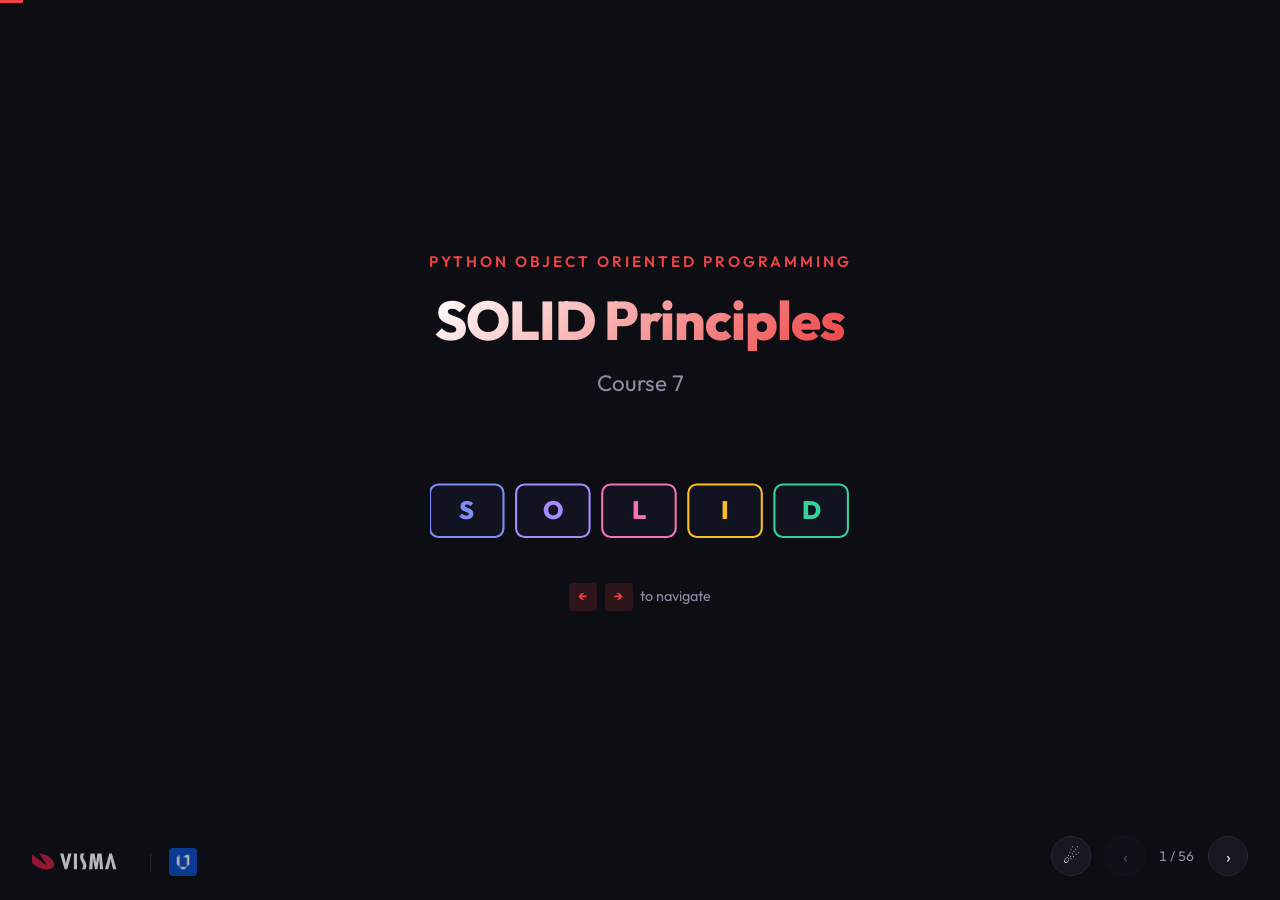
<file: 07-solid-principles.html>
<!DOCTYPE html>
<html lang="en">
<head>
<meta charset="UTF-8">
<meta name="viewport" content="width=device-width, initial-scale=1.0">
<title>SOLID Principles: Course 7 — Python OOP</title>
<link href="https://fonts.googleapis.com/css2?family=JetBrains+Mono:wght@400;600&family=Outfit:wght@300;400;600;700;800&display=swap" rel="stylesheet">
<link rel="icon" href="vgtu.jpg">
<link rel="stylesheet" href="shared.css">
<style>
  @keyframes solidPulse {
    0%, 100% { opacity: 0.7; }
    50% { opacity: 1; }
  }
  @keyframes slideUp {
    from { opacity: 0; transform: translateY(12px); }
    to { opacity: 1; transform: translateY(0); }
  }
  .solid-pulse { animation: solidPulse 2s ease-in-out infinite; }
  .reveal-slide .reveal-blocks .reveal-block { opacity: 0; transform: translateY(8px); transition: opacity 0.4s, transform 0.4s; }
  .reveal-slide.step-1 .reveal-blocks .reveal-block:nth-child(1) { opacity: 1; transform: translateY(0); }
  .reveal-slide.step-2 .reveal-blocks .reveal-block:nth-child(-n+2) { opacity: 1; transform: translateY(0); }
  .reveal-slide.step-3 .reveal-blocks .reveal-block { opacity: 1; transform: translateY(0); }
</style>
</head>
<body>

<div class="mobile-warning">
  <svg width="64" height="64" viewBox="0 0 24 24" fill="none" stroke="var(--muted)" stroke-width="1.5" stroke-linecap="round" stroke-linejoin="round">
    <rect x="2" y="3" width="20" height="14" rx="2"/><line x1="8" y1="21" x2="16" y2="21"/><line x1="12" y1="17" x2="12" y2="21"/>
  </svg>
  <h2>Please use a larger screen</h2>
  <p>This presentation is designed for desktop or projector displays.</p>
  <a href="index.html">&larr; Back to curriculum</a>
</div>

<div class="progress" id="progress"></div>

<div class="visma-logo" style="display: flex; align-items: center; gap: 16px;">
  <svg width="100" height="24" viewBox="30 75 165 45" xmlns="http://www.w3.org/2000/svg">
    <path d="M32.228 81.327c8.803.852 18.458 5.253 23.996 11.643 7.099 8.093 4.686 16.187-5.396 18.032-10.081 1.988-23.996-3.123-31.095-11.217-5.396-6.248-5.253-12.495-.284-15.902l27.971 20.73-15.192-23.286z" fill="#c92043"/>
    <path d="M170.805 111.002l-3.549-14.199c-.428-1.703-.711-3.407-.994-4.969h-.143c-.283 1.704-.426 3.266-.852 5.111l-3.551 14.057h-6.105l8.094-29.533h4.828l8.52 29.533h-6.248zM77.663 81.469l3.55 14.198c.568 1.704.71 3.409.994 4.969h.142c.284-1.703.426-3.408.852-5.111l3.55-14.056h6.105l-8.093 29.533h-4.828l-8.519-29.533h6.247zM97.256 81.469h5.822v29.533h-5.822V81.469zM136.02 81.469L139 98.934l2.414-17.465h7.809l2.982 29.533h-5.963l-1.42-21.298-.994 7.241-2.414 14.057h-4.543l-2.84-14.199-.994-6.531v-.568h-.142l-.852 21.298h-6.248l2.557-29.533h7.668zM117.561 81.469c-.994.71-1.703 1.987-2.271 3.265-1.562 3.55.141 6.389 1.561 8.945.143.284.428.71.568 1.136 3.266 5.395 4.402 9.37 2.131 15.049l-.568 1.137h-7.1c.852-.711 1.703-1.703 2.129-2.84 1.705-3.834-.283-7.383-2.129-10.934-2.129-4.117-4.402-8.376-1.988-14.198.143-.568.711-1.562.711-1.562h6.956v.002z" fill="var(--heading)"/>
  </svg>
  <span style="color: var(--border); font-size: 1.2rem;">|</span>
  <img src="vgtu.jpg" alt="VILNIUS TECH" height="28" style="border-radius: 4px;">
</div>

<!-- ====== 1. TITLE ====== -->
<div class="slide active center">
  <p style="color: var(--accent); font-size: 0.95rem; font-weight: 600; letter-spacing: 3px; text-transform: uppercase; margin-bottom: 1rem;">Python Object Oriented Programming</p>
  <h1>SOLID Principles</h1>
  <p class="subtitle">Course 7</p>
  <div style="margin-top: 2.5rem;">
    <svg viewBox="0 0 400 70" width="420">
      <rect x="0" y="10" width="70" height="50" rx="8" fill="var(--code-bg)" stroke="#818cf8" stroke-width="2"/>
      <text x="35" y="43" text-anchor="middle" fill="#818cf8" font-size="24" font-weight="800" font-family="Outfit, sans-serif">S</text>
      <rect x="82" y="10" width="70" height="50" rx="8" fill="var(--code-bg)" stroke="#a78bfa" stroke-width="2"/>
      <text x="117" y="43" text-anchor="middle" fill="#a78bfa" font-size="24" font-weight="800" font-family="Outfit, sans-serif">O</text>
      <rect x="164" y="10" width="70" height="50" rx="8" fill="var(--code-bg)" stroke="#f472b6" stroke-width="2"/>
      <text x="199" y="43" text-anchor="middle" fill="#f472b6" font-size="24" font-weight="800" font-family="Outfit, sans-serif">L</text>
      <rect x="246" y="10" width="70" height="50" rx="8" fill="var(--code-bg)" stroke="#fbbf24" stroke-width="2"/>
      <text x="281" y="43" text-anchor="middle" fill="#fbbf24" font-size="24" font-weight="800" font-family="Outfit, sans-serif">I</text>
      <rect x="328" y="10" width="70" height="50" rx="8" fill="var(--code-bg)" stroke="#34d399" stroke-width="2"/>
      <text x="363" y="43" text-anchor="middle" fill="#34d399" font-size="24" font-weight="800" font-family="Outfit, sans-serif">D</text>
    </svg>
  </div>
  <p style="color: var(--muted); font-size: 0.9rem; margin-top: 2rem;">
    <span class="tag">&larr;</span> <span class="tag">&rarr;</span> to navigate
  </p>
</div>

<!-- ====== 2. CURRICULUM ====== -->
<div class="slide">
  <h2>Course Curriculum</h2>
  <p style="color: var(--heading); margin-bottom: 1.5rem;">Where we are in the journey</p>
  <ul class="curriculum-list">
    <li style="color: var(--muted);">0. Introduction to the course</li>
    <li style="color: var(--muted);">1. Classes vs. Objects</li>
    <li style="color: var(--muted);">2. Encapsulation &amp; Access Control</li>
    <li style="color: var(--muted);">3. Inheritance</li>
    <li style="color: var(--muted);">4. Polymorphism &amp; PEP 8</li>
    <li style="color: var(--muted);">5. Composition &amp; Aggregation</li>
    <li style="color: var(--muted);">6. Exception Handling &amp; Logging</li>
    <li class="current" style="color: var(--accent); font-weight: 600;">7. SOLID Principles</li>
    <li>8. UML &amp; Design Patterns</li>
    <li>9. Design Patterns (2nd part)</li>
    <li>10. Testing &amp; TDD</li>
    <li>11. Libraries &amp; Frameworks</li>
    <li>12. Recap &amp; Consultation</li>
  </ul>
</div>

<!-- ====== RECAP QUIZZES (last 3 lectures: 04, 05, 06) ====== -->

<!-- Quiz 1: Polymorphism (Lecture 04) -->
<div class="slide quiz-slide">
  <h2>Quiz Time! <span style="color: var(--muted); font-size: 1rem;">(Lecture 04)</span></h2>
  <p style="color: var(--accent); font-size: 1.1rem; font-weight: 600; margin-bottom: 1.5rem;">What is the purpose of an <code style="color: var(--accent);">abstract class</code>?</p>
  <div class="two-col quiz-answers" style="margin-top: 2rem; max-width: 700px;">
    <div class="col quiz-answer" style="text-align: center;"><p style="font-size: 1.1rem; color: var(--green);">A) To create objects directly</p></div>
    <div class="col quiz-answer correct" style="text-align: center;"><p style="font-size: 1.1rem; color: var(--green);"><strong>B) To define a common interface for subclasses</strong></p></div>
    <div class="col quiz-answer" style="text-align: center;"><p style="font-size: 1.1rem; color: var(--green);">C) To make all methods private</p></div>
    <div class="col quiz-answer" style="text-align: center;"><p style="font-size: 1.1rem; color: var(--green);">D) To prevent inheritance</p></div>
  </div>
  <p class="quiz-explanation" style="color: var(--muted); margin-top: 1rem; font-size: 0.9rem;">Abstract classes define a <strong>contract</strong> &mdash; subclasses must implement the abstract methods, ensuring a consistent interface</p>
</div>
<div class="slide">
  <p style="color: var(--accent); font-size: 0.85rem; font-weight: 600; letter-spacing: 2px; text-transform: uppercase; margin-bottom: 0.5rem;">Recap: Lecture 04</p>
  <h2>Polymorphism: <span class="accent">Abstract Classes</span></h2>
  <div class="layout">
    <div class="text">
      <ul>
        <li>Abstract classes use <code style="color: var(--accent);">ABC</code> + <code style="color: var(--accent);">@abstractmethod</code></li>
        <li><strong>Cannot be instantiated</strong> directly</li>
        <li>Force subclasses to implement specific methods</li>
        <li>Key to <strong>polymorphism</strong> &mdash; same interface, different behavior</li>
      </ul>
    </div>
    <div class="visual">
      <pre style="font-size: 0.75rem;"><span class="kw">from</span> abc <span class="kw">import</span> ABC
<span class="kw">from</span> abc <span class="kw">import</span> abstractmethod

<span class="kw">class</span> <span class="cls">Shape</span>(ABC):
    @abstractmethod
    <span class="kw">def</span> <span class="fn">area</span>(<span class="par">self</span>):
        <span class="kw">pass</span>

<span class="kw">class</span> <span class="cls">Circle</span>(<span class="cls">Shape</span>):
    <span class="kw">def</span> <span class="fn">area</span>(<span class="par">self</span>):
        <span class="kw">return</span> <span class="num">3.14</span> * <span class="par">self</span>.r**<span class="num">2</span></pre>
    </div>
  </div>
</div>

<!-- Quiz 2: Composition (Lecture 05) -->
<div class="slide quiz-slide">
  <h2>Quiz Time! <span style="color: var(--muted); font-size: 1rem;">(Lecture 05)</span></h2>
  <p style="color: var(--accent); font-size: 1.1rem; font-weight: 600; margin-bottom: 1.5rem;">What is the key difference between composition and aggregation?</p>
  <div class="two-col quiz-answers" style="margin-top: 2rem; max-width: 700px;">
    <div class="col quiz-answer" style="text-align: center;"><p style="font-size: 1rem; color: var(--green);">A) Composition uses inheritance</p></div>
    <div class="col quiz-answer correct" style="text-align: center;"><p style="font-size: 1rem; color: var(--green);"><strong>B) In composition, parts die with the owner</strong></p></div>
    <div class="col quiz-answer" style="text-align: center;"><p style="font-size: 1rem; color: var(--green);">C) Aggregation is stronger than composition</p></div>
    <div class="col quiz-answer" style="text-align: center;"><p style="font-size: 1rem; color: var(--green);">D) There is no difference</p></div>
  </div>
  <p class="quiz-explanation" style="color: var(--muted); margin-top: 1rem; font-size: 0.9rem;">Composition = <strong>strong ownership</strong> (parts created inside, die with owner). Aggregation = <strong>weak reference</strong> (parts passed in, survive independently).</p>
</div>
<div class="slide">
  <p style="color: var(--accent); font-size: 0.85rem; font-weight: 600; letter-spacing: 2px; text-transform: uppercase; margin-bottom: 0.5rem;">Recap: Lecture 05</p>
  <h2>Composition: <span class="accent">has-a</span> Relationship</h2>
  <div class="layout">
    <div class="text">
      <ul>
        <li><strong>Composition</strong>: parts created inside the owner, destroyed together</li>
        <li><strong>Aggregation</strong>: parts passed in, can exist independently</li>
        <li>Prefer <strong>composition over inheritance</strong> when there's no "is-a" relationship</li>
      </ul>
    </div>
    <div class="visual">
      <pre style="font-size: 0.8rem;"><span class="kw">class</span> <span class="cls">Engine</span>:
    <span class="kw">def</span> <span class="fn">start</span>(<span class="par">self</span>):
        <span class="kw">return</span> <span class="str">"Vroom!"</span>

<span class="kw">class</span> <span class="cls">Car</span>:
    <span class="kw">def</span> <span class="fn">__init__</span>(<span class="par">self</span>):
        <span class="par">self</span>.engine = <span class="cls">Engine</span>()</pre>
    </div>
  </div>
</div>

<!-- Quiz 3: Exception Handling (Lecture 06) -->
<div class="slide quiz-slide">
  <h2>Quiz Time! <span style="color: var(--muted); font-size: 1rem;">(Lecture 06)</span></h2>
  <p style="color: var(--accent); font-size: 1.1rem; font-weight: 600; margin-bottom: 1.5rem;">When does the <code style="color: var(--accent);">finally</code> block execute?</p>
  <div class="two-col quiz-answers" style="margin-top: 2rem; max-width: 700px;">
    <div class="col quiz-answer" style="text-align: center;"><p style="font-size: 1rem; color: var(--green);">A) Only when an exception occurs</p></div>
    <div class="col quiz-answer" style="text-align: center;"><p style="font-size: 1rem; color: var(--green);">B) Only when no exception occurs</p></div>
    <div class="col quiz-answer correct" style="text-align: center;"><p style="font-size: 1rem; color: var(--green);"><strong>C) Always, regardless of exceptions</strong></p></div>
    <div class="col quiz-answer" style="text-align: center;"><p style="font-size: 1rem; color: var(--green);">D) Only when except is missing</p></div>
  </div>
  <p class="quiz-explanation" style="color: var(--muted); margin-top: 1rem; font-size: 0.9rem;">The <code>finally</code> block <strong>always executes</strong> &mdash; even if <code>try</code> has a <code>return</code> statement. Use it for cleanup (closing files, releasing resources).</p>
</div>
<div class="slide">
  <p style="color: var(--accent); font-size: 0.85rem; font-weight: 600; letter-spacing: 2px; text-transform: uppercase; margin-bottom: 0.5rem;">Recap: Lecture 06</p>
  <h2>Exception Handling: <span class="accent">try/except/finally</span></h2>
  <div class="layout">
    <div class="text">
      <ul>
        <li><code style="color: var(--green);">try</code> &mdash; code that might fail</li>
        <li><code style="color: var(--accent);">except</code> &mdash; handle specific errors</li>
        <li><code style="color: var(--cyan);">else</code> &mdash; runs if no exception</li>
        <li><code style="color: var(--orange);">finally</code> &mdash; <strong>always runs</strong> (cleanup)</li>
        <li><code style="color: var(--accent);">raise</code> &mdash; throw your own exceptions</li>
      </ul>
    </div>
    <div class="visual">
      <pre style="font-size: 0.8rem;"><span class="kw">try</span>:
    file = <span class="fn">open</span>(<span class="str">"data.csv"</span>)
<span class="kw">except</span> <span class="cls">FileNotFoundError</span>:
    <span class="fn">print</span>(<span class="str">"File missing!"</span>)
<span class="kw">else</span>:
    <span class="fn">print</span>(<span class="str">"File loaded OK"</span>)
<span class="kw">finally</span>:
    <span class="fn">print</span>(<span class="str">"Cleanup done"</span>)</pre>
    </div>
  </div>
</div>

<!-- ====== AGENDA ====== -->
<div class="slide">
  <h2>Agenda for <span class="accent">Today</span></h2>
  <div style="max-width: 600px; margin-top: 1rem;">
    <p style="color: var(--muted); margin-bottom: 1rem;">SOLID &mdash; deep dive:</p>
    <ul>
      <li>&#128307; The <strong>S</strong>ingle Responsibility Principle</li>
      <li>&#128309; The <strong>O</strong>pen-Closed Principle</li>
      <li>&#128311; The <strong>L</strong>iskov Substitution Principle</li>
      <li>&#128312; The <strong>I</strong>nterface Segregation Principle</li>
      <li>&#128994; The <strong>D</strong>ependency Inversion Principle</li>
    </ul>
  </div>
</div>

<!-- ====== INTRO SLIDES ====== -->
<div class="slide center" style="background: var(--surface);">
  <p style="font-size: 2rem; color: var(--heading); font-weight: 700; line-height: 1.6;">Software is not static.<br>It <span style="color: var(--accent);">evolves</span>.</p>
</div>

<div class="slide center" style="background: var(--surface);">
  <p style="font-size: 1.5rem; color: var(--heading); font-weight: 600; line-height: 1.8;">We need code that is easy to:</p>
  <div style="margin-top: 1.5rem; font-size: 1.4rem; color: var(--text); line-height: 2;">
    <p>&#128270; <strong>Understand</strong></p>
    <p>&#128736;&#65039; <strong>Modify</strong></p>
    <p>&#129513; <strong>Extend</strong></p>
    <p>&#9989; <strong>Test</strong></p>
  </div>
</div>

<!-- LEGO analogy -->
<div class="slide">
  <h2>Think of it like building with <span class="accent">LEGOs</span></h2>
  <div class="layout">
    <div class="text">
      <p>&#129521; <strong>Functions and Data Structures</strong> are like individual LEGO bricks: the basic building blocks of your code.</p>
      <p style="margin-top: 1rem;">&#127981; <strong>Classes</strong> are like organized LEGO sets: they group related bricks and give them a specific purpose.</p>
      <p style="margin-top: 1.5rem;">&#128296; Imagine you want to add <strong>a new room</strong>. If you built it following good instructions, you can easily add it <strong>without taking the whole house apart</strong>.</p>
    </div>
    <div class="visual">
      <img src="assets/solid-lego-build.png" alt="LEGO bricks" style="max-height: 450px; border-radius: 8px;">
    </div>
  </div>
</div>

<div class="slide">
  <h2>We need instructions <span class="accent">how to:</span></h2>
  <div style="max-width: 700px; margin-top: 1rem;">
    <ul>
      <li>&#128451;&#65039; <strong>Organize your code:</strong> So it's not a chaotic mess.</li>
      <li>&#128260; <strong>Make your code adaptable:</strong> So it can handle changes and grow without breaking.</li>
      <li>&#129309; <strong>Create code that's easy for humans to work with:</strong> So you and others can understand and maintain it.</li>
      <li>&#9851;&#65039; <strong>Make code that is reusable:</strong> So you don't have to keep recreating the same code.</li>
    </ul>
  </div>
</div>

<!-- SOLID intro -->
<div class="slide center" style="background: var(--surface);">
  <h2 style="font-size: 2rem;">SOLID principles</h2>
  <p style="color: var(--text); margin-top: 1rem; font-size: 1.1rem; font-style: italic;">are about creating code that's not just functional, but also well-structured, maintainable, and reusable.</p>
  <p style="color: var(--text); margin-top: 1rem; font-size: 1.1rem;">They are about writing code that is <strong style="text-decoration: underline;">easy to work with in the long run.</strong></p>
</div>

<!-- Uncle Bob -->
<div class="slide">
  <h2>SOLID <span class="accent">design principles</span></h2>
  <div class="layout">
    <div class="text">
      <ul style="margin-top: 1rem;">
        <li>Introduced by <strong>Robert C. Martin</strong> (Uncle Bob)</li>
        <li>Frequently referenced in Design Pattern literature</li>
        <li>Books: <em>Clean Code</em>, <em>Clean Architecture</em>, <em>The Clean Coder</em></li>
      </ul>
      <div class="callout" style="margin-top: 1.5rem;">These principles guide how to arrange functions and data structures into classes, and how those classes should be interconnected.</div>
    </div>
    <div class="visual">
      <img src="assets/download.jpeg" alt="Clean Code by Robert C. Martin" style="max-height: 350px; border-radius: 8px; box-shadow: 0 4px 20px rgba(0,0,0,0.3);">
    </div>
  </div>
</div>

<!-- SOLID acronym SVG -->
<div class="slide center">
  <h2>SOLID</h2>
  <svg viewBox="0 0 810 120" width="85%" style="max-width: 900px; margin-top: 2rem;">
    <rect x="0" y="30" width="140" height="70" rx="10" fill="var(--code-bg)" stroke="#818cf8" stroke-width="2.5"/>
    <text x="70" y="75" text-anchor="middle" fill="#818cf8" font-size="32" font-weight="800" font-family="Outfit, sans-serif">S</text>
    <text x="70" y="16" text-anchor="middle" fill="var(--muted)" font-size="10" font-family="Outfit, sans-serif">Single</text>
    <text x="70" y="116" text-anchor="middle" fill="var(--muted)" font-size="10" font-family="Outfit, sans-serif">Responsibility</text>
    <line x1="145" y1="65" x2="160" y2="65" stroke="var(--border)" stroke-width="1.5" stroke-dasharray="4 3"/>
    <rect x="165" y="30" width="140" height="70" rx="10" fill="var(--code-bg)" stroke="#a78bfa" stroke-width="2.5"/>
    <text x="235" y="75" text-anchor="middle" fill="#a78bfa" font-size="32" font-weight="800" font-family="Outfit, sans-serif">O</text>
    <text x="235" y="16" text-anchor="middle" fill="var(--muted)" font-size="10" font-family="Outfit, sans-serif">Open-Closed</text>
    <text x="235" y="116" text-anchor="middle" fill="var(--muted)" font-size="10" font-family="Outfit, sans-serif">Principle</text>
    <line x1="310" y1="65" x2="325" y2="65" stroke="var(--border)" stroke-width="1.5" stroke-dasharray="4 3"/>
    <rect x="330" y="30" width="140" height="70" rx="10" fill="var(--code-bg)" stroke="#f472b6" stroke-width="2.5"/>
    <text x="400" y="75" text-anchor="middle" fill="#f472b6" font-size="32" font-weight="800" font-family="Outfit, sans-serif">L</text>
    <text x="400" y="16" text-anchor="middle" fill="var(--muted)" font-size="10" font-family="Outfit, sans-serif">Liskov</text>
    <text x="400" y="116" text-anchor="middle" fill="var(--muted)" font-size="10" font-family="Outfit, sans-serif">Substitution</text>
    <line x1="475" y1="65" x2="490" y2="65" stroke="var(--border)" stroke-width="1.5" stroke-dasharray="4 3"/>
    <rect x="495" y="30" width="140" height="70" rx="10" fill="var(--code-bg)" stroke="#fbbf24" stroke-width="2.5"/>
    <text x="565" y="75" text-anchor="middle" fill="#fbbf24" font-size="32" font-weight="800" font-family="Outfit, sans-serif">I</text>
    <text x="565" y="16" text-anchor="middle" fill="var(--muted)" font-size="10" font-family="Outfit, sans-serif">Interface</text>
    <text x="565" y="116" text-anchor="middle" fill="var(--muted)" font-size="10" font-family="Outfit, sans-serif">Segregation</text>
    <line x1="640" y1="65" x2="655" y2="65" stroke="var(--border)" stroke-width="1.5" stroke-dasharray="4 3"/>
    <rect x="660" y="30" width="140" height="70" rx="10" fill="var(--code-bg)" stroke="#34d399" stroke-width="2.5"/>
    <text x="730" y="75" text-anchor="middle" fill="#34d399" font-size="32" font-weight="800" font-family="Outfit, sans-serif">D</text>
    <text x="730" y="16" text-anchor="middle" fill="var(--muted)" font-size="10" font-family="Outfit, sans-serif">Dependency</text>
    <text x="730" y="116" text-anchor="middle" fill="var(--muted)" font-size="10" font-family="Outfit, sans-serif">Inversion</text>
  </svg>
</div>

<!-- ============================================================ -->
<!-- ====== S — SINGLE RESPONSIBILITY PRINCIPLE ================= -->
<!-- ============================================================ -->

<div class="slide" style="background: var(--surface);">
  <div class="layout">
    <div class="text" style="text-align: center;">
      <h2><span style="color: #818cf8;">Single Responsibility</span> Principle</h2>
      <p style="color: var(--muted); margin-top: 1.5rem; font-style: italic; font-size: 1.1rem;">&ldquo;There should never be more than one reason<br>for a class to change.&rdquo;</p>
      <p style="color: var(--muted); margin-top: 1rem;">or</p>
      <p style="color: var(--muted); margin-top: 1rem; font-style: italic; font-size: 1.1rem;">&ldquo;A module should be responsible to one,<br>and only one, actor.&rdquo;</p>
    </div>
    <div class="visual">
      <img src="assets/solid-srp-knife.png" alt="Overloaded Swiss Army knife" style="max-height: 400px; border-radius: 8px;">
    </div>
  </div>
</div>

<div class="slide">
  <h2>What SRP <span class="accent">is NOT</span>?!</h2>
  <div style="max-width: 700px;">
    <p style="font-style: italic; color: var(--heading); font-weight: 600;">&ldquo;A function should do one, and only one, thing.&rdquo;</p>
    <p style="margin-top: 1rem;">This is a <strong>refactoring</strong> principle, to refactor large functions into smaller functions; we use it at the lowest levels.</p>
    <p style="margin-top: 1rem;">But <strong style="color: var(--accent);">it's NOT</strong> the Single Responsibility Principle.</p>
  </div>
</div>

<div class="slide">
  <h2>What SRP <span class="accent">IS</span>:</h2>
  <div style="max-width: 750px;">
    <p>We want to:</p>
    <ul style="margin-top: 0.5rem;">
      <li>&#128994; <strong style="color: var(--green);">increase the cohesion</strong> between things that change for the same reasons</li>
      <li style="margin-top: 1rem;">&#128308; <strong style="color: var(--accent);">decrease the coupling</strong> between those things that change for different reasons</li>
    </ul>
    <div class="two-col" style="margin-top: 1.5rem;">
      <div class="col" style="border-color: var(--green);">
        <h3 style="color: var(--green);">Cohesion</h3>
        <p style="font-size: 0.9rem;">How well the internal elements of a module work together to fulfill a <strong>single, well-defined purpose</strong>.</p>
      </div>
      <div class="col" style="border-color: var(--accent);">
        <h3 style="color: var(--accent);">Coupling</h3>
        <p style="font-size: 0.9rem;">The degree of direct knowledge or reliance one module has on another. <strong>Lower is better.</strong></p>
      </div>
    </div>
  </div>
</div>

<div class="slide">
  <h2>What is the <span style="color: #818cf8;">reason to change</span>?</h2>
  <div class="layout">
    <div class="text">
      <p>When you write a software module, you want to make sure that when changes are requested, those changes can only originate from <strong>a single person</strong>, or rather, a single tightly coupled group of people representing <strong>a single narrowly defined business function</strong>.</p>
      <p style="margin-top: 1.5rem;">Ask yourself: <em>who are the <strong>actors</strong> (stakeholders) that might request changes to this class?</em></p>
      <ul style="margin-top: 1rem;">
        <li>&#129489;&#8205;&#128187; The <strong>developer</strong> (logic changes)</li>
        <li>&#128202; The <strong>accountant</strong> (reporting changes)</li>
        <li>&#128451;&#65039; The <strong>DBA</strong> (persistence changes)</li>
      </ul>
    </div>
    <div class="visual" style="flex: 0 0 280px;">
      <div class="callout" style="font-size: 0.95rem;">If a class serves <strong>multiple actors</strong>, it has <strong>multiple reasons to change</strong> &mdash; and violates SRP.</div>
    </div>
  </div>
</div>

<div class="slide">
  <h2>Symptoms of <span class="accent">SRP violation</span></h2>
  <div style="max-width: 700px;">
    <p style="margin-bottom: 1rem;"><strong style="color: var(--accent);">Accidental duplication:</strong> We put code that different actors depend on into close proximity. SRP says to separate code that different actors depend on.</p>
    <p><strong style="color: var(--accent);">Merge conflicts:</strong> Multiple people changing the same source file for different reasons. Solution &mdash; move the functions into different classes.</p>
    <div class="callout" style="margin-top: 1.5rem;">&#128161; Gather together the things that change for the same reasons. Separate those things that change for different reasons.</div>
  </div>
</div>

<!-- SRP: Code example - violation -->
<div class="slide reveal-slide">
  <h2><span style="color: #818cf8;">SRP</span> violation <span class="accent">example</span></h2>
  <div class="reveal-blocks">
    <div class="reveal-block">
      <pre style="font-size: 0.75rem;"><span class="kw">class</span> <span class="cls">UserProfile</span>:
    <span class="kw">def</span> <span class="fn">__init__</span>(<span class="par">self</span>, username, email):
        <span class="par">self</span>.username = username
        <span class="par">self</span>.email = email

    <span class="kw">def</span> <span class="fn">save</span>(<span class="par">self</span>):
        <span class="kw">with</span> <span class="fn">open</span>(<span class="str">f"{self.username}_profile.txt"</span>, <span class="str">"w"</span>) <span class="kw">as</span> file:
            file.<span class="fn">write</span>(<span class="str">f"Username: {self.username}\n Email: {self.email}"</span>)</pre>
      <p style="margin-top: 1rem;">The <code style="color: var(--cyan);">UserProfile</code> class <strong style="color: var(--accent);">violates SRP</strong> because it has two reasons to change:</p>
      <ol style="margin-top: 0.5rem;">
        <li>Changes related to how user profiles are <strong>managed</strong></li>
        <li>Changes related to how user profiles are <strong>persisted</strong></li>
      </ol>
    </div>
    <div class="reveal-block">
      <p style="margin-top: 1.5rem; color: var(--green); font-weight: 600;">&#9989; Refactored:</p>
      <pre style="font-size: 0.75rem;"><span class="kw">class</span> <span class="cls">UserProfile</span>:
    <span class="kw">def</span> <span class="fn">__init__</span>(<span class="par">self</span>, username, email):
        <span class="par">self</span>.username = username
        <span class="par">self</span>.email = email

<span class="kw">class</span> <span class="cls">UserDataStorage</span>:
    <span class="kw">def</span> <span class="fn">save_to_file</span>(<span class="par">self</span>, user_profile, filename):
        <span class="kw">with</span> <span class="fn">open</span>(filename, <span class="str">"w"</span>) <span class="kw">as</span> file:
            file.<span class="fn">write</span>(<span class="str">f"Username: {user_profile.username}\n Email: {user_profile.email}"</span>)</pre>
    </div>
  </div>
</div>

<!-- SRP Benefits -->
<div class="slide">
  <h2><span style="color: #818cf8;">SRP</span> Benefits</h2>
  <div style="max-width: 750px;">
    <ul>
      <li>&#128270; <strong>Easier to Understand:</strong> A class focused on a single concern is inherently simpler and more straightforward</li>
      <li>&#128736;&#65039; <strong>Easier to Modify:</strong> Changes tend to be isolated, reducing the risk of introducing bugs</li>
      <li>&#128279; <strong>Reduced Dependencies:</strong> Separating concerns minimizes dependencies between different parts of the system</li>
      <li>&#9989; <strong>Easier to Test:</strong> Easier to define test cases when you don't have to account for multiple intertwined behaviors</li>
      <li>&#9851;&#65039; <strong>Improved Reusability:</strong> Classes that do one thing well can be more easily reused</li>
    </ul>
  </div>
</div>

<!-- ============================================================ -->
<!-- ====== O — OPEN-CLOSED PRINCIPLE =========================== -->
<!-- ============================================================ -->

<div class="slide center" style="background: var(--surface);">
  <h2><span style="color: #a78bfa;">Open-Closed</span> Principle</h2>
  <p style="color: var(--muted); margin-top: 1.5rem; font-style: italic; font-size: 1.1rem;">&ldquo;Software entities (classes, modules, functions, etc.)<br>should be <strong>open for extension</strong><br>but <strong>closed for modification</strong>.&rdquo;</p>
</div>

<div class="slide center" style="background: var(--surface);">
  <h2><span style="color: #a78bfa;">Open-Closed</span> Principle</h2>
  <p style="color: var(--heading); margin-top: 1.5rem; font-weight: 600;">Main idea:</p>
  <p style="color: var(--text); margin-top: 0.5rem; font-size: 1.1rem;">Software must be designed to allow the behavior of it to be<br><strong>changed by adding new code</strong>, rather than changing existing code.</p>
</div>

<div class="slide center">
  <h2><span style="color: #a78bfa;">OCP</span> Visualized</h2>
  <svg viewBox="0 0 700 220" width="85%" style="max-width: 900px; margin-top: 1rem;">
    <text x="160" y="20" text-anchor="middle" fill="var(--accent)" font-size="14" font-weight="700" font-family="Outfit, sans-serif">&#10060; Usual way: modify existing</text>
    <rect x="60" y="35" width="60" height="35" rx="4" fill="var(--code-bg)" stroke="var(--border)" stroke-width="1.5"/>
    <rect x="130" y="35" width="60" height="35" rx="4" fill="var(--code-bg)" stroke="var(--border)" stroke-width="1.5"/>
    <rect x="200" y="35" width="60" height="35" rx="4" fill="var(--code-bg)" stroke="var(--border)" stroke-width="1.5"/>
    <rect x="60" y="80" width="60" height="35" rx="4" fill="var(--code-bg)" stroke="var(--cyan)" stroke-width="2"/>
    <rect x="130" y="80" width="60" height="35" rx="4" fill="var(--code-bg)" stroke="var(--cyan)" stroke-width="2"/>
    <rect x="200" y="80" width="60" height="35" rx="4" fill="var(--code-bg)" stroke="var(--cyan)" stroke-width="2"/>
    <rect x="60" y="125" width="60" height="35" rx="4" fill="var(--code-bg)" stroke="var(--border)" stroke-width="1.5"/>
    <rect x="130" y="125" width="60" height="35" rx="4" fill="var(--code-bg)" stroke="var(--cyan)" stroke-width="2"/>
    <rect x="200" y="125" width="60" height="35" rx="4" fill="var(--code-bg)" stroke="var(--border)" stroke-width="1.5"/>
    <text x="160" y="185" text-anchor="middle" fill="var(--muted)" font-size="10" font-family="Outfit, sans-serif"><tspan fill="var(--cyan)">Blue = changed</tspan> &mdash; changes scattered everywhere</text>

    <line x1="340" y1="30" x2="340" y2="195" stroke="var(--border)" stroke-width="1.5"/>

    <text x="520" y="20" text-anchor="middle" fill="var(--green)" font-size="14" font-weight="700" font-family="Outfit, sans-serif">&#9989; OCP way: extend only</text>
    <rect x="420" y="35" width="60" height="35" rx="4" fill="var(--code-bg)" stroke="var(--border)" stroke-width="1.5"/>
    <rect x="490" y="35" width="60" height="35" rx="4" fill="var(--code-bg)" stroke="var(--border)" stroke-width="1.5"/>
    <rect x="560" y="35" width="60" height="35" rx="4" fill="var(--code-bg)" stroke="var(--border)" stroke-width="1.5"/>
    <rect x="420" y="80" width="60" height="35" rx="4" fill="var(--code-bg)" stroke="var(--border)" stroke-width="1.5"/>
    <rect x="490" y="80" width="60" height="35" rx="4" fill="var(--code-bg)" stroke="var(--border)" stroke-width="1.5"/>
    <rect x="560" y="80" width="60" height="35" rx="4" fill="var(--code-bg)" stroke="var(--border)" stroke-width="1.5"/>
    <rect x="420" y="125" width="60" height="35" rx="4" fill="var(--code-bg)" stroke="var(--border)" stroke-width="1.5"/>
    <rect x="490" y="125" width="60" height="35" rx="4" fill="var(--code-bg)" stroke="var(--border)" stroke-width="1.5"/>
    <rect x="560" y="125" width="60" height="35" rx="4" fill="var(--code-bg)" stroke="var(--border)" stroke-width="1.5"/>
    <rect x="630" y="80" width="60" height="35" rx="6" fill="var(--code-bg)" stroke="var(--green)" stroke-width="2.5"/>
    <text x="660" y="102" text-anchor="middle" fill="var(--green)" font-size="16">&#129513;</text>
    <text x="520" y="185" text-anchor="middle" fill="var(--muted)" font-size="10" font-family="Outfit, sans-serif"><tspan fill="var(--green)">Green = new</tspan> &mdash; just add a new piece</text>
  </svg>
</div>

<div class="slide">
  <h2>Applying <span style="color: #a78bfa;">OCP</span></h2>
  <div style="max-width: 750px;">
    <p>To adhere to OCP, software developers often employ strategies such as:</p>
    <ul style="margin-top: 1rem;">
      <li>&#128312; <strong>Polymorphism</strong>: Using abstract classes or interfaces to define stable, unchanging APIs, while allowing implementations to vary</li>
      <li>&#127981; <strong>Inheritance and Composition</strong>: Extending behavior through inheritance or composition, rather than modifying existing classes</li>
      <li>&#9851;&#65039; <strong>Strategy Pattern</strong>: Encapsulating algorithms as separate classes that can be selected and used interchangeably at runtime</li>
      <li>&#128221; <strong>Template Method Pattern</strong>: Defining the skeleton of an algorithm in a method, deferring some steps to subclasses</li>
    </ul>
  </div>
</div>

<!-- OCP: Code example -->
<div class="slide reveal-slide">
  <h2><span style="color: #a78bfa;">OCP</span> <span class="accent">example</span></h2>
  <div class="reveal-blocks">
    <div class="reveal-block">
      <p style="color: var(--muted); margin-bottom: 0.5rem;">A system that processes documents. Initially, it only handles Word:</p>
      <pre style="font-size: 0.75rem;"><span class="kw">class</span> <span class="cls">DocumentProcessor</span>:
    <span class="kw">def</span> <span class="fn">process</span>(<span class="par">self</span>, doc):
        <span class="kw">if</span> doc.type == <span class="str">"Word"</span>:
            <span class="par">self</span>.<span class="fn">process_word</span>(doc)

    <span class="kw">def</span> <span class="fn">process_word</span>(<span class="par">self</span>, doc):
        <span class="kw">pass</span></pre>
    </div>
    <div class="reveal-block">
      <p style="margin-top: 1rem; color: var(--green); font-weight: 600;">&#9989; According to OCP, if we want to add PDF support, we shouldn't alter the existing code but extend it:</p>
      <pre style="font-size: 0.75rem;"><span class="kw">class</span> <span class="cls">PDFProcessor</span>(<span class="cls">DocumentProcessor</span>):
    <span class="kw">def</span> <span class="fn">process</span>(<span class="par">self</span>, doc):
        <span class="kw">if</span> doc.type == <span class="str">"PDF"</span>:
            <span class="par">self</span>.<span class="fn">process_pdf</span>(doc)
        <span class="kw">else</span>:
            <span class="fn">super</span>().<span class="fn">process</span>(doc)

    <span class="kw">def</span> <span class="fn">process_pdf</span>(<span class="par">self</span>, doc):
        <span class="kw">pass</span></pre>
    </div>
  </div>
</div>

<!-- OCP Benefits -->
<div class="slide">
  <h2><span style="color: #a78bfa;">OCP</span> Benefits</h2>
  <div style="max-width: 750px;">
    <ul>
      <li>&#128640; <strong>Flexibility and Scalability:</strong> Systems can grow over time with minimal changes to existing code</li>
      <li>&#128737;&#65039; <strong>Reduced Risk:</strong> Since existing code is not modified, there's a lower risk of introducing new bugs when extending</li>
      <li>&#128736;&#65039; <strong>Easier Maintenance:</strong> New features can be added with minimal changes to the current system</li>
    </ul>
  </div>
</div>

<!-- ============================================================ -->
<!-- ====== L — LISKOV SUBSTITUTION PRINCIPLE =================== -->
<!-- ============================================================ -->

<div class="slide" style="background: var(--surface);">
  <div class="layout">
    <div class="text" style="text-align: center;">
      <h2><span style="color: #f472b6;">Liskov Substitution</span> Principle</h2>
      <p style="color: var(--muted); margin-top: 1.5rem; font-style: italic; font-size: 1.1rem;">&ldquo;Subclasses should be substitutable<br>for their base classes.&rdquo;</p>
      <p style="color: var(--muted); margin-top: 1rem;">or</p>
      <p style="color: var(--muted); margin-top: 1rem; font-style: italic; font-size: 1rem;">&ldquo;You should be able to use the child class<br>anywhere you'd use the parent class,<br>without breaking your code.&rdquo;</p>
    </div>
    <div class="visual">
      <img src="assets/solid-lsp-peg.png" alt="Square peg, round hole" style="max-height: 400px; border-radius: 8px;">
    </div>
  </div>
</div>

<div class="slide">
  <h2><span style="color: #f472b6;">Liskov Substitution</span> Principle (LSP)</h2>
  <div style="max-width: 750px;">
    <p><strong>Substitutable</strong> = <em>capable of being exchanged</em>.</p>
    <p style="margin-top: 1rem;">Users of a base class should continue to function properly if a derivative of that base class is passed to it.</p>
    <p style="margin-top: 1.5rem;">&#128161; If you have a function that works with <code style="color: var(--cyan);">Animal</code>, it should also work with <code style="color: var(--cyan);">Dog</code> (which is a type of Animal) without needing any special adjustments.</p>
    <div class="callout" style="margin-top: 1.5rem;">Named after <strong>Barbara Liskov</strong>, who introduced it in 1987.</div>
  </div>
</div>

<!-- LSP: Bird/Penguin violation -->
<div class="slide reveal-slide">
  <h2><span style="color: #f472b6;">LSP</span> violation: <span class="accent">Bird &amp; Penguin</span></h2>
  <div class="reveal-blocks">
    <div class="reveal-block">
      <div class="two-col">
        <div>
          <pre style="font-size: 0.75rem;"><span class="kw">class</span> <span class="cls">Bird</span>:
    <span class="kw">def</span> <span class="fn">fly</span>(<span class="par">self</span>):
        <span class="kw">return</span> <span class="str">"Flying high!"</span>

    <span class="kw">def</span> <span class="fn">eat</span>(<span class="par">self</span>):
        <span class="kw">return</span> <span class="str">"Eating..."</span>


<span class="kw">class</span> <span class="cls">Penguin</span>(<span class="cls">Bird</span>):
    <span class="kw">def</span> <span class="fn">fly</span>(<span class="par">self</span>):
        <span class="kw">raise</span> <span class="cls">Exception</span>(<span class="str">"I can't fly!"</span>)</pre>
        </div>
        <div>
          <p style="margin-top: 0.5rem;">A <code style="color: var(--cyan);">Penguin</code> <strong>is-a</strong> <code style="color: var(--cyan);">Bird</code>, right?</p>
          <p style="margin-top: 1rem;">But any code that expects a <code style="color: var(--cyan);">Bird</code> to <code style="color: var(--green);">fly()</code> will <strong style="color: var(--accent);">crash</strong> when given a Penguin.</p>
          <p style="margin-top: 1rem;">The subclass <strong>breaks the contract</strong> of its parent.</p>
        </div>
      </div>
    </div>
    <div class="reveal-block">
      <pre style="font-size: 0.75rem; margin-top: 1rem;"><span class="kw">def</span> <span class="fn">make_bird_fly</span>(bird):
    <span class="fn">print</span>(bird.<span class="fn">fly</span>())

<span class="fn">make_bird_fly</span>(<span class="cls">Bird</span>())     <span class="cm"># "Flying high!"</span>
<span class="fn">make_bird_fly</span>(<span class="cls">Penguin</span>())  <span class="cm"># Exception! LSP violation</span></pre>
    </div>
  </div>
</div>

<!-- LSP: Fix with proper hierarchy -->
<div class="slide">
  <h2><span style="color: #f472b6;">LSP</span> fix: <span class="green-text">proper hierarchy</span></h2>
  <div class="two-col">
    <div>
      <pre style="font-size: 0.72rem;"><span class="kw">from</span> abc <span class="kw">import</span> ABC, abstractmethod

<span class="kw">class</span> <span class="cls">Bird</span>(ABC):
    @abstractmethod
    <span class="kw">def</span> <span class="fn">eat</span>(<span class="par">self</span>):
        <span class="kw">pass</span>

<span class="kw">class</span> <span class="cls">FlyingBird</span>(<span class="cls">Bird</span>):
    <span class="kw">def</span> <span class="fn">fly</span>(<span class="par">self</span>):
        <span class="kw">return</span> <span class="str">"Flying high!"</span>
    <span class="kw">def</span> <span class="fn">eat</span>(<span class="par">self</span>):
        <span class="kw">return</span> <span class="str">"Eating seeds"</span>

<span class="kw">class</span> <span class="cls">SwimmingBird</span>(<span class="cls">Bird</span>):
    <span class="kw">def</span> <span class="fn">swim</span>(<span class="par">self</span>):
        <span class="kw">return</span> <span class="str">"Swimming!"</span>
    <span class="kw">def</span> <span class="fn">eat</span>(<span class="par">self</span>):
        <span class="kw">return</span> <span class="str">"Eating fish"</span></pre>
    </div>
    <div>
      <pre style="font-size: 0.72rem;"><span class="kw">class</span> <span class="cls">Eagle</span>(<span class="cls">FlyingBird</span>):
    <span class="kw">pass</span>

<span class="kw">class</span> <span class="cls">Penguin</span>(<span class="cls">SwimmingBird</span>):
    <span class="kw">pass</span>

<span class="kw">class</span> <span class="cls">Duck</span>(<span class="cls">FlyingBird</span>, <span class="cls">SwimmingBird</span>):
    <span class="kw">pass</span></pre>
      <p style="margin-top: 1rem; font-size: 0.95rem;">Now <code style="color: var(--cyan);">Penguin</code> never promises to fly. Only <code style="color: var(--cyan);">FlyingBird</code> subclasses have <code style="color: var(--green);">fly()</code>.</p>
      <p style="margin-top: 0.5rem;">Every subclass <strong>honors its parent's contract</strong>.</p>
    </div>
  </div>
</div>

<!-- LSP: Violating consequences -->
<div class="slide">
  <h2>Violating <span style="color: #f472b6;">LSP</span> consequences</h2>
  <div style="max-width: 750px;">
    <ul>
      <li>&#128165; <strong>Type Checking Errors:</strong> The program could behave incorrectly or fail at runtime</li>
      <li>&#128200; <strong>Increased Complexity:</strong> Code often requires additional checks and conditions to handle special cases for subclasses</li>
      <li>&#9940; <strong>Difficulty in Reusability:</strong> Subclasses that cannot be used interchangeably may limit reuse</li>
    </ul>
    <p style="margin-top: 1.5rem;"><strong>Implications of LSP:</strong></p>
    <ul style="margin-top: 0.5rem;">
      <li>&#128736;&#65039; <strong>Maintainability:</strong> You can add new subclasses without worrying about breaking existing code</li>
      <li>&#9851;&#65039; <strong>Reusability:</strong> Ensures subclasses are truly compatible with their base classes</li>
    </ul>
  </div>
</div>

<!-- ============================================================ -->
<!-- ====== I — INTERFACE SEGREGATION PRINCIPLE ================== -->
<!-- ============================================================ -->

<div class="slide" style="background: var(--surface);">
  <div class="layout">
    <div class="text" style="text-align: center;">
      <h2><span style="color: #fbbf24;">Interface Segregation</span> Principle</h2>
      <p style="color: var(--muted); margin-top: 1.5rem; font-style: italic; font-size: 1.1rem;">&ldquo;Many client specific interfaces are better<br>than one general purpose interface.&rdquo;</p>
    </div>
    <div class="visual">
      <img src="assets/solid-isp-cables.png" alt="Separate cables vs one multi-adapter" style="max-height: 400px; border-radius: 8px;">
    </div>
  </div>
</div>

<div class="slide">
  <h2><span style="color: #fbbf24;">Interface Segregation</span> Principle</h2>
  <div style="max-width: 750px;">
    <ul>
      <li>Clients should not be forced to depend upon interfaces <strong>they do not use</strong></li>
      <li>It's better to have several <strong>specific interfaces</strong> rather than one general-purpose interface</li>
    </ul>
    <p style="margin-top: 1.5rem;">Ensure that your <strong>classes only implement the methods they need</strong>. If a class is forced to implement methods it doesn't use, consider breaking your interface (or ABC) into smaller, more specific ones.</p>
    <div class="callout" style="margin-top: 1rem;">&#128161; Think of it like USB cables: individual cables for each device (&#9989;) vs one cable with every connector (&#10060;).</div>
  </div>
</div>

<!-- ISP: Violation example -->
<div class="slide reveal-slide">
  <h2><span style="color: #fbbf24;">ISP</span> violation <span class="accent">example</span></h2>
  <div class="reveal-blocks">
    <div class="reveal-block">
      <p style="color: var(--accent); font-weight: 600;">&#10060; One fat interface forces all classes to implement everything:</p>
      <pre style="font-size: 0.75rem; margin-top: 0.5rem;"><span class="kw">from</span> abc <span class="kw">import</span> ABC, abstractmethod

<span class="kw">class</span> <span class="cls">Machine</span>(ABC):
    @abstractmethod
    <span class="kw">def</span> <span class="fn">print</span>(<span class="par">self</span>, doc): <span class="kw">pass</span>
    @abstractmethod
    <span class="kw">def</span> <span class="fn">scan</span>(<span class="par">self</span>, doc): <span class="kw">pass</span>
    @abstractmethod
    <span class="kw">def</span> <span class="fn">fax</span>(<span class="par">self</span>, doc): <span class="kw">pass</span></pre>
    </div>
    <div class="reveal-block">
      <p style="margin-top: 1rem;">A simple printer is <strong>forced</strong> to implement <code style="color: var(--accent);">scan()</code> and <code style="color: var(--accent);">fax()</code> even though it can't do either:</p>
      <pre style="font-size: 0.75rem; margin-top: 0.5rem;"><span class="kw">class</span> <span class="cls">SimplePrinter</span>(<span class="cls">Machine</span>):
    <span class="kw">def</span> <span class="fn">print</span>(<span class="par">self</span>, doc):
        <span class="fn">print</span>(<span class="str">f"Printing {doc}"</span>)

    <span class="kw">def</span> <span class="fn">scan</span>(<span class="par">self</span>, doc):
        <span class="kw">raise</span> <span class="cls">NotImplementedError</span>(<span class="str">"Can't scan!"</span>)

    <span class="kw">def</span> <span class="fn">fax</span>(<span class="par">self</span>, doc):
        <span class="kw">raise</span> <span class="cls">NotImplementedError</span>(<span class="str">"Can't fax!"</span>)</pre>
      <div class="callout" style="margin-top: 0.5rem;">&#128161; This also violates <strong>LSP</strong> &mdash; a <code style="color: var(--cyan);">SimplePrinter</code> can't be used wherever a <code style="color: var(--cyan);">Machine</code> is expected. The principles reinforce each other!</div>
    </div>
  </div>
</div>

<!-- ISP: UML Diagram (the fix) -->
<div class="slide center">
  <h2><span style="color: #fbbf24;">ISP</span> &#9989; fix: Printer / Scanner / Fax</h2>
  <svg viewBox="0 0 750 280" width="90%" style="max-width: 950px; margin-top: 1rem;">
    <rect x="75" y="10" width="150" height="50" rx="8" fill="var(--code-bg)" stroke="#34d399" stroke-width="2"/>
    <text x="100" y="25" fill="#34d399" font-size="9" font-family="Outfit, sans-serif">abstract</text>
    <text x="150" y="44" text-anchor="middle" fill="var(--heading)" font-size="13" font-weight="600" font-family="JetBrains Mono, monospace">Printer</text>

    <rect x="300" y="10" width="150" height="50" rx="8" fill="var(--code-bg)" stroke="#34d399" stroke-width="2"/>
    <text x="325" y="25" fill="#34d399" font-size="9" font-family="Outfit, sans-serif">abstract</text>
    <text x="375" y="44" text-anchor="middle" fill="var(--heading)" font-size="13" font-weight="600" font-family="JetBrains Mono, monospace">Scanner</text>

    <rect x="525" y="10" width="150" height="50" rx="8" fill="var(--code-bg)" stroke="#34d399" stroke-width="2"/>
    <text x="550" y="25" fill="#34d399" font-size="9" font-family="Outfit, sans-serif">abstract</text>
    <text x="600" y="44" text-anchor="middle" fill="var(--heading)" font-size="13" font-weight="600" font-family="JetBrains Mono, monospace">Fax</text>

    <line x1="150" y1="60" x2="150" y2="170" stroke="var(--blue)" stroke-width="2"/>
    <polygon points="150,60 146,68 154,68" fill="var(--blue)"/>

    <line x1="150" y1="60" x2="375" y2="170" stroke="var(--orange)" stroke-width="2"/>
    <polygon points="150,60 146,68 154,68" fill="var(--orange)"/>
    <line x1="375" y1="60" x2="375" y2="170" stroke="var(--orange)" stroke-width="2"/>
    <polygon points="375,60 371,68 379,68" fill="var(--orange)"/>

    <line x1="150" y1="60" x2="600" y2="170" stroke="var(--accent)" stroke-width="2"/>
    <polygon points="150,60 146,68 154,68" fill="var(--accent)"/>
    <line x1="375" y1="60" x2="600" y2="170" stroke="var(--accent)" stroke-width="2"/>
    <polygon points="375,60 371,68 379,68" fill="var(--accent)"/>
    <line x1="600" y1="60" x2="600" y2="170" stroke="var(--accent)" stroke-width="2"/>
    <polygon points="600,60 596,68 604,68" fill="var(--accent)"/>

    <rect x="50" y="175" width="200" height="50" rx="8" fill="var(--code-bg)" stroke="var(--blue)" stroke-width="2.5"/>
    <text x="75" y="190" fill="var(--blue)" font-size="9" font-family="Outfit, sans-serif">concrete</text>
    <text x="150" y="210" text-anchor="middle" fill="var(--heading)" font-size="12" font-weight="600" font-family="JetBrains Mono, monospace">SimplePrinter</text>
    <text x="150" y="243" text-anchor="middle" fill="var(--blue)" font-size="9" font-family="Outfit, sans-serif">implements: Printer</text>

    <rect x="275" y="175" width="200" height="50" rx="8" fill="var(--code-bg)" stroke="var(--orange)" stroke-width="2.5"/>
    <text x="300" y="190" fill="var(--orange)" font-size="9" font-family="Outfit, sans-serif">concrete</text>
    <text x="375" y="210" text-anchor="middle" fill="var(--heading)" font-size="12" font-weight="600" font-family="JetBrains Mono, monospace">Photocopier</text>
    <text x="375" y="243" text-anchor="middle" fill="var(--orange)" font-size="9" font-family="Outfit, sans-serif">implements: Printer, Scanner</text>

    <rect x="500" y="175" width="200" height="50" rx="8" fill="var(--code-bg)" stroke="var(--accent)" stroke-width="2.5"/>
    <text x="525" y="190" fill="var(--accent)" font-size="9" font-family="Outfit, sans-serif">concrete</text>
    <text x="600" y="210" text-anchor="middle" fill="var(--heading)" font-size="10" font-weight="600" font-family="JetBrains Mono, monospace">MultiFunctionPrinter</text>
    <text x="600" y="243" text-anchor="middle" fill="var(--purple)" font-size="8" font-family="Outfit, sans-serif">implements: Printer, Scanner, Fax</text>
  </svg>
</div>

<!-- ISP Code -->
<div class="slide">
  <h2><span style="color: #fbbf24;">ISP</span> Code Example</h2>
  <div class="two-col">
    <div>
      <p style="color: var(--muted); margin-bottom: 0.5rem; font-size: 0.85rem;">Abstract interfaces (ABCs):</p>
      <pre style="font-size: 0.68rem;"><span class="kw">class</span> <span class="cls">Printer</span>:
    @abstractmethod
    <span class="kw">def</span> <span class="fn">print</span>(<span class="par">self</span>, document):
        <span class="kw">pass</span>

<span class="kw">class</span> <span class="cls">Scanner</span>:
    @abstractmethod
    <span class="kw">def</span> <span class="fn">scan</span>(<span class="par">self</span>, document):
        <span class="kw">pass</span>

<span class="kw">class</span> <span class="cls">Fax</span>:
    @abstractmethod
    <span class="kw">def</span> <span class="fn">fax</span>(<span class="par">self</span>, document):
        <span class="kw">pass</span></pre>
    </div>
    <div>
      <p style="color: var(--muted); margin-bottom: 0.5rem; font-size: 0.85rem;">Concrete implementations:</p>
      <pre style="font-size: 0.68rem;"><span class="kw">class</span> <span class="cls">SimplePrinter</span>(<span class="cls">Printer</span>):
    <span class="kw">def</span> <span class="fn">print</span>(<span class="par">self</span>, document):
        ...

<span class="kw">class</span> <span class="cls">Photocopier</span>(<span class="cls">Printer</span>, <span class="cls">Scanner</span>):
    <span class="kw">def</span> <span class="fn">print</span>(<span class="par">self</span>, document):
        ...
    <span class="kw">def</span> <span class="fn">scan</span>(<span class="par">self</span>, document):
        ...

<span class="kw">class</span> <span class="cls">MultiFunctionPrinter</span>(<span class="cls">Printer</span>, <span class="cls">Scanner</span>, <span class="cls">Fax</span>):
    <span class="kw">def</span> <span class="fn">print</span>(<span class="par">self</span>, document):
        ...
    <span class="kw">def</span> <span class="fn">scan</span>(<span class="par">self</span>, document):
        ...
    <span class="kw">def</span> <span class="fn">fax</span>(<span class="par">self</span>, document):
        ...</pre>
    </div>
  </div>
</div>

<!-- ISP Implications -->
<div class="slide">
  <h2>Implications of <span style="color: #fbbf24;">ISP</span></h2>
  <div style="max-width: 750px;">
    <ul>
      <li>&#128279; <strong>Minimize Coupling:</strong> By using smaller, more focused interfaces, classes have only the dependencies they need, reducing coupling</li>
      <li>&#9851;&#65039; <strong>Enhanced Code Reusability:</strong> Smaller interfaces are easier to implement, making it more likely that new classes can reuse existing interfaces</li>
      <li>&#128736;&#65039; <strong>Improved Maintainability:</strong> Changes to one part of a system are less likely to require changes in unrelated parts if those parts are segregated into different interfaces</li>
    </ul>
  </div>
</div>

<!-- ============================================================ -->
<!-- ====== D — DEPENDENCY INVERSION PRINCIPLE =================== -->
<!-- ============================================================ -->

<div class="slide" style="background: var(--surface);">
  <div class="layout">
    <div class="text" style="text-align: center;">
      <h2><span style="color: #34d399;">Dependency Inversion</span> Principle</h2>
      <p style="color: var(--muted); margin-top: 1.5rem; font-style: italic; font-size: 1.1rem;">&ldquo;Depend upon Abstractions.<br>Do not depend upon concretions.&rdquo;</p>
    </div>
    <div class="visual">
      <img src="assets/solid-dip-delivery.png" alt="Warehouse with delivery routes" style="max-height: 400px; border-radius: 8px;">
    </div>
  </div>
</div>

<div class="slide">
  <h2><span style="color: #34d399;">DIP</span> <span class="accent">Solution</span></h2>
  <div style="max-width: 750px;">
    <p>One should depend upon interfaces or abstract functions &amp; classes, rather than upon concrete functions &amp; classes.</p>
    <ul style="margin-top: 1rem;">
      <li>&#128307; <strong>High-level modules</strong> should not depend on low-level modules. Both should depend on <strong>abstractions</strong>.</li>
      <li>&#128312; <strong>Abstractions</strong> should not depend on details. Details should depend on <strong>abstractions</strong>.</li>
    </ul>
  </div>
</div>

<!-- DIP: Before/After SVG -->
<div class="slide center">
  <h2><span style="color: #34d399;">DIP</span> Visualized</h2>
  <svg viewBox="0 0 600 260" width="80%" style="max-width: 800px; margin-top: 1rem;">
    <text x="110" y="20" text-anchor="middle" fill="var(--accent)" font-size="14" font-weight="700" font-family="Outfit, sans-serif">&#10060; Without DIP</text>
    <rect x="35" y="35" width="150" height="45" rx="8" fill="var(--code-bg)" stroke="var(--cyan)" stroke-width="2"/>
    <text x="110" y="63" text-anchor="middle" fill="var(--heading)" font-size="11" font-weight="600" font-family="JetBrains Mono, monospace">High-Level Module</text>
    <line x1="110" y1="80" x2="110" y2="120" stroke="var(--border)" stroke-width="2"/>
    <polygon points="110,125 106,117 114,117" fill="var(--border)"/>
    <rect x="35" y="130" width="150" height="45" rx="8" fill="var(--code-bg)" stroke="var(--cyan)" stroke-width="2"/>
    <text x="110" y="158" text-anchor="middle" fill="var(--heading)" font-size="11" font-weight="600" font-family="JetBrains Mono, monospace">Low-Level Module</text>

    <line x1="270" y1="35" x2="270" y2="220" stroke="var(--border)" stroke-width="1.5"/>

    <text x="430" y="20" text-anchor="middle" fill="var(--green)" font-size="14" font-weight="700" font-family="Outfit, sans-serif">&#9989; With DIP</text>
    <rect x="355" y="35" width="150" height="45" rx="8" fill="var(--code-bg)" stroke="var(--cyan)" stroke-width="2"/>
    <text x="430" y="63" text-anchor="middle" fill="var(--heading)" font-size="11" font-weight="600" font-family="JetBrains Mono, monospace">High-Level Module</text>
    <line x1="430" y1="80" x2="430" y2="108" stroke="var(--border)" stroke-width="2"/>
    <polygon points="430,113 426,105 434,105" fill="var(--border)"/>
    <rect x="350" y="118" width="160" height="45" rx="8" fill="var(--code-bg)" stroke="var(--green)" stroke-width="2.5"/>
    <text x="430" y="146" text-anchor="middle" fill="var(--green)" font-size="12" font-weight="700" font-family="JetBrains Mono, monospace">Abstraction Layer</text>
    <line x1="430" y1="195" x2="430" y2="170" stroke="var(--border)" stroke-width="2"/>
    <polygon points="430,165 426,173 434,173" fill="var(--border)"/>
    <rect x="355" y="195" width="150" height="45" rx="8" fill="var(--code-bg)" stroke="var(--cyan)" stroke-width="2"/>
    <text x="430" y="223" text-anchor="middle" fill="var(--heading)" font-size="11" font-weight="600" font-family="JetBrains Mono, monospace">Low-Level Module</text>
  </svg>
</div>

<!-- DIP: Bad code example -->
<div class="slide">
  <h2><span style="color: #34d399;">DIP</span> violation: <span class="accent">SellerWarehouse</span></h2>
  <div class="two-col">
    <div>
      <p style="color: var(--accent); font-weight: 600; margin-bottom: 0.5rem;">&#10060; Violation:</p>
      <pre style="font-size: 0.68rem;"><span class="kw">class</span> <span class="cls">SellerWarehouse</span>:
    <span class="kw">def</span> <span class="fn">airplane_delivery</span>(<span class="par">self</span>):
        <span class="fn">print</span>(<span class="str">f"Airplane to {address}"</span>)
    <span class="kw">def</span> <span class="fn">truck_delivery</span>(<span class="par">self</span>):
        <span class="fn">print</span>(<span class="str">f"Truck to {address}"</span>)
    <span class="kw">def</span> <span class="fn">ship_delivery</span>(<span class="par">self</span>):
        <span class="fn">print</span>(<span class="str">f"Ship to {address}"</span>)

warehouse = <span class="cls">SellerWarehouse</span>()
<span class="kw">if</span> type == <span class="str">"airplane"</span>:
    warehouse.<span class="fn">airplane_delivery</span>()
<span class="kw">if</span> type == <span class="str">"truck"</span>:
    warehouse.<span class="fn">truck_delivery</span>()
<span class="kw">if</span> type == <span class="str">"ship"</span>:
    warehouse.<span class="fn">ship_delivery</span>()</pre>
    </div>
    <div>
      <p style="color: var(--green); font-weight: 600; margin-bottom: 0.5rem;">&#9989; Fixed with dependency injection:</p>
      <pre style="font-size: 0.68rem;"><span class="kw">from</span> abc <span class="kw">import</span> ABC, abstractmethod

<span class="kw">class</span> <span class="cls">Delivery</span>(ABC):
    <span class="kw">def</span> <span class="fn">__init__</span>(<span class="par">self</span>, address):
        <span class="par">self</span>.address = address
    @abstractmethod
    <span class="kw">def</span> <span class="fn">deliver</span>(<span class="par">self</span>): <span class="kw">pass</span>

<span class="kw">class</span> <span class="cls">AirplaneDelivery</span>(<span class="cls">Delivery</span>):
    <span class="kw">def</span> <span class="fn">deliver</span>(<span class="par">self</span>):
        <span class="fn">print</span>(<span class="str">f"Airplane to {self.address}"</span>)

<span class="kw">class</span> <span class="cls">SellerWarehouse</span>:
    <span class="kw">def</span> <span class="fn">__init__</span>(<span class="par">self</span>, delivery):
        <span class="par">self</span>.delivery = delivery
    <span class="kw">def</span> <span class="fn">deliver</span>(<span class="par">self</span>):
        <span class="par">self</span>.delivery.<span class="fn">deliver</span>()</pre>
    </div>
  </div>
</div>

<!-- DIP: Extensibility -->
<div class="slide">
  <h2><span style="color: #34d399;">DIP</span> <span class="green-text">Extensibility</span></h2>
  <div style="max-width: 750px;">
    <p>Now adding a new delivery method is trivial &mdash; <strong>no existing code needs to change</strong>:</p>
    <pre style="margin-top: 1rem;"><span class="kw">class</span> <span class="cls">DroneDelivery</span>(<span class="cls">Delivery</span>):
    <span class="kw">def</span> <span class="fn">deliver</span>(<span class="par">self</span>):
        <span class="fn">print</span>(<span class="str">f"Drone delivery to {self.address}"</span>)

address = <span class="str">"Pilies 22, Vilnius, Lithuania"</span>
delivery = <span class="cls">DroneDelivery</span>(address)
warehouse = <span class="cls">SellerWarehouse</span>(delivery)
warehouse.<span class="fn">deliver</span>()</pre>
    <div class="callout" style="margin-top: 1rem;">&#128161; Remember <strong>dependency injection</strong> from Lecture 05 (Composition)? DIP is the <em>principle</em>, dependency injection is the <em>technique</em>. DIP also connects to <strong>OCP</strong> (extend without modifying) and <strong>LSP</strong> (any Delivery subclass works).</div>
  </div>
</div>

<!-- ====== SOLID QUIZ — Spot the violation ====== -->

<!-- Quiz 1: SRP + OCP -->
<div class="slide quiz-slide">
  <h2>&#128269; Spot the violation!</h2>
  <pre style="font-size: 0.72rem;"><span class="kw">class</span> <span class="cls">Order</span>:
    <span class="kw">def</span> <span class="fn">__init__</span>(<span class="par">self</span>, items):
        <span class="par">self</span>.items = items

    <span class="kw">def</span> <span class="fn">calculate_total</span>(<span class="par">self</span>):
        <span class="kw">return</span> <span class="fn">sum</span>(item.price <span class="kw">for</span> item <span class="kw">in</span> <span class="par">self</span>.items)

    <span class="kw">def</span> <span class="fn">generate_invoice</span>(<span class="par">self</span>):
        <span class="kw">return</span> <span class="str">f"Invoice: {self.calculate_total()}"</span>

    <span class="kw">def</span> <span class="fn">save_to_database</span>(<span class="par">self</span>):
        db.<span class="fn">save</span>(<span class="par">self</span>)</pre>
  <div class="two-col quiz-answers" style="margin-top: 1rem; max-width: 700px;">
    <div class="col quiz-answer correct" style="text-align: center;"><p style="font-size: 1rem; color: var(--green);"><strong>A) SRP — three reasons to change</strong></p></div>
    <div class="col quiz-answer" style="text-align: center;"><p style="font-size: 1rem; color: var(--green);">B) LSP — can't substitute subclass</p></div>
    <div class="col quiz-answer" style="text-align: center;"><p style="font-size: 1rem; color: var(--green);">C) DIP — depends on concretions</p></div>
    <div class="col quiz-answer" style="text-align: center;"><p style="font-size: 1rem; color: var(--green);">D) No violation</p></div>
  </div>
  <p class="quiz-explanation" style="color: var(--muted); margin-top: 0.5rem; font-size: 0.9rem;">Order has <strong>3 responsibilities</strong>: business logic, presentation (invoice), and persistence (database). Each could change for a different reason.</p>
</div>

<!-- Quiz 1: Fix -->
<div class="slide">
  <h2>&#9989; Fix: separate responsibilities</h2>
  <div class="two-col">
    <div>
      <pre style="font-size: 0.68rem;"><span class="kw">class</span> <span class="cls">Order</span>:
    <span class="kw">def</span> <span class="fn">__init__</span>(<span class="par">self</span>, items):
        <span class="par">self</span>.items = items

    <span class="kw">def</span> <span class="fn">calculate_total</span>(<span class="par">self</span>):
        <span class="kw">return</span> <span class="fn">sum</span>(
            item.price <span class="kw">for</span> item <span class="kw">in</span> <span class="par">self</span>.items
        )

<span class="kw">class</span> <span class="cls">InvoiceGenerator</span>:
    <span class="kw">def</span> <span class="fn">generate</span>(<span class="par">self</span>, order):
        <span class="kw">return</span> <span class="str">f"Invoice: {order.calculate_total()}"</span></pre>
    </div>
    <div>
      <pre style="font-size: 0.68rem;"><span class="kw">class</span> <span class="cls">OrderRepository</span>:
    <span class="kw">def</span> <span class="fn">save</span>(<span class="par">self</span>, order):
        db.<span class="fn">save</span>(order)</pre>
      <ul style="margin-top: 1rem;">
        <li><code style="color: var(--cyan);">Order</code> &mdash; only business logic</li>
        <li><code style="color: var(--cyan);">InvoiceGenerator</code> &mdash; only presentation</li>
        <li><code style="color: var(--cyan);">OrderRepository</code> &mdash; only persistence</li>
      </ul>
    </div>
  </div>
</div>

<!-- Quiz 2: OCP -->
<div class="slide quiz-slide">
  <h2>&#128269; Spot the violation!</h2>
  <pre style="font-size: 0.72rem;"><span class="kw">class</span> <span class="cls">NotificationService</span>:
    <span class="kw">def</span> <span class="fn">send</span>(<span class="par">self</span>, message, channel):
        <span class="kw">if</span> channel == <span class="str">"email"</span>:
            <span class="par">self</span>.<span class="fn">_send_email</span>(message)
        <span class="kw">elif</span> channel == <span class="str">"sms"</span>:
            <span class="par">self</span>.<span class="fn">_send_sms</span>(message)
        <span class="kw">elif</span> channel == <span class="str">"push"</span>:
            <span class="par">self</span>.<span class="fn">_send_push</span>(message)</pre>
  <div class="two-col quiz-answers" style="margin-top: 1rem; max-width: 700px;">
    <div class="col quiz-answer" style="text-align: center;"><p style="font-size: 1rem; color: var(--green);">A) ISP — fat interface</p></div>
    <div class="col quiz-answer correct" style="text-align: center;"><p style="font-size: 1rem; color: var(--green);"><strong>B) OCP — must modify to add channels</strong></p></div>
    <div class="col quiz-answer" style="text-align: center;"><p style="font-size: 1rem; color: var(--green);">C) LSP — broken substitution</p></div>
    <div class="col quiz-answer" style="text-align: center;"><p style="font-size: 1rem; color: var(--green);">D) SRP — multiple responsibilities</p></div>
  </div>
  <p class="quiz-explanation" style="color: var(--muted); margin-top: 0.5rem; font-size: 0.9rem;">Adding Slack or WhatsApp means <strong>editing this class</strong>. OCP says extend with new classes, don't modify existing ones.</p>
</div>

<!-- Quiz 2: Fix -->
<div class="slide">
  <h2>&#9989; Fix: open for extension</h2>
  <div class="two-col">
    <div>
      <pre style="font-size: 0.68rem;"><span class="kw">from</span> abc <span class="kw">import</span> ABC, abstractmethod

<span class="kw">class</span> <span class="cls">NotificationChannel</span>(ABC):
    @abstractmethod
    <span class="kw">def</span> <span class="fn">send</span>(<span class="par">self</span>, message): <span class="kw">pass</span>

<span class="kw">class</span> <span class="cls">EmailChannel</span>(<span class="cls">NotificationChannel</span>):
    <span class="kw">def</span> <span class="fn">send</span>(<span class="par">self</span>, message):
        <span class="fn">print</span>(<span class="str">f"Email: {message}"</span>)

<span class="kw">class</span> <span class="cls">SMSChannel</span>(<span class="cls">NotificationChannel</span>):
    <span class="kw">def</span> <span class="fn">send</span>(<span class="par">self</span>, message):
        <span class="fn">print</span>(<span class="str">f"SMS: {message}"</span>)</pre>
    </div>
    <div>
      <pre style="font-size: 0.68rem;"><span class="kw">class</span> <span class="cls">SlackChannel</span>(<span class="cls">NotificationChannel</span>):
    <span class="kw">def</span> <span class="fn">send</span>(<span class="par">self</span>, message):
        <span class="fn">print</span>(<span class="str">f"Slack: {message}"</span>)

<span class="kw">class</span> <span class="cls">NotificationService</span>:
    <span class="kw">def</span> <span class="fn">send</span>(<span class="par">self</span>, message, channel):
        channel.<span class="fn">send</span>(message)</pre>
      <p style="margin-top: 1rem;">Adding Slack? Just create a new class. <strong>Zero changes</strong> to existing code.</p>
      <p style="margin-top: 0.5rem;">This also applies <strong>DIP</strong> &mdash; <code style="color: var(--cyan);">NotificationService</code> depends on the abstraction, not concrete channels.</p>
    </div>
  </div>
</div>

<!-- Quiz 3: LSP + ISP -->
<div class="slide quiz-slide">
  <h2>&#128269; Spot the violation(s)!</h2>
  <pre style="font-size: 0.72rem;"><span class="kw">class</span> <span class="cls">Vehicle</span>:
    <span class="kw">def</span> <span class="fn">start_engine</span>(<span class="par">self</span>):
        <span class="kw">return</span> <span class="str">"Engine started"</span>

    <span class="kw">def</span> <span class="fn">accelerate</span>(<span class="par">self</span>):
        <span class="kw">return</span> <span class="str">"Accelerating"</span>

<span class="kw">class</span> <span class="cls">Bicycle</span>(<span class="cls">Vehicle</span>):
    <span class="kw">def</span> <span class="fn">start_engine</span>(<span class="par">self</span>):
        <span class="kw">raise</span> <span class="cls">Exception</span>(<span class="str">"Bicycles don't have engines!"</span>)

    <span class="kw">def</span> <span class="fn">accelerate</span>(<span class="par">self</span>):
        <span class="kw">return</span> <span class="str">"Pedaling faster"</span></pre>
  <div class="two-col quiz-answers" style="margin-top: 1rem; max-width: 700px;">
    <div class="col quiz-answer" style="text-align: center;"><p style="font-size: 1rem; color: var(--green);">A) Only OCP</p></div>
    <div class="col quiz-answer" style="text-align: center;"><p style="font-size: 1rem; color: var(--green);">B) Only SRP</p></div>
    <div class="col quiz-answer correct" style="text-align: center;"><p style="font-size: 1rem; color: var(--green);"><strong>C) LSP + ISP</strong></p></div>
    <div class="col quiz-answer" style="text-align: center;"><p style="font-size: 1rem; color: var(--green);">D) DIP only</p></div>
  </div>
  <p class="quiz-explanation" style="color: var(--muted); margin-top: 0.5rem; font-size: 0.9rem;"><strong>LSP</strong>: Bicycle breaks the Vehicle contract (can't start engine). <strong>ISP</strong>: Vehicle forces an engine interface on vehicles that don't have one. Same pattern as Bird/Penguin!</p>
</div>

<!-- Quiz 3: Fix -->
<div class="slide">
  <h2>&#9989; Fix: proper hierarchy</h2>
  <div class="two-col">
    <div>
      <pre style="font-size: 0.68rem;"><span class="kw">from</span> abc <span class="kw">import</span> ABC, abstractmethod

<span class="kw">class</span> <span class="cls">Vehicle</span>(ABC):
    @abstractmethod
    <span class="kw">def</span> <span class="fn">accelerate</span>(<span class="par">self</span>): <span class="kw">pass</span>

<span class="kw">class</span> <span class="cls">MotorizedVehicle</span>(<span class="cls">Vehicle</span>):
    <span class="kw">def</span> <span class="fn">start_engine</span>(<span class="par">self</span>):
        <span class="kw">return</span> <span class="str">"Engine started"</span>

<span class="kw">class</span> <span class="cls">HumanPoweredVehicle</span>(<span class="cls">Vehicle</span>):
    <span class="kw">def</span> <span class="fn">pedal</span>(<span class="par">self</span>):
        <span class="kw">return</span> <span class="str">"Pedaling"</span></pre>
    </div>
    <div>
      <pre style="font-size: 0.68rem;"><span class="kw">class</span> <span class="cls">Car</span>(<span class="cls">MotorizedVehicle</span>):
    <span class="kw">def</span> <span class="fn">accelerate</span>(<span class="par">self</span>):
        <span class="kw">return</span> <span class="str">"Car accelerating"</span>

<span class="kw">class</span> <span class="cls">Bicycle</span>(<span class="cls">HumanPoweredVehicle</span>):
    <span class="kw">def</span> <span class="fn">accelerate</span>(<span class="par">self</span>):
        <span class="kw">return</span> <span class="str">"Pedaling faster"</span></pre>
      <ul style="margin-top: 1rem;">
        <li>&#128994; <strong>LSP</strong>: Bicycle never promises an engine</li>
        <li>&#128994; <strong>ISP</strong>: Engine interface only on motorized vehicles</li>
        <li>Same fix pattern as Bird/Penguin!</li>
      </ul>
    </div>
  </div>
</div>

<!-- Quiz 4: Multiple violations -->
<div class="slide quiz-slide">
  <h2>&#128269; How many violations?</h2>
  <pre style="font-size: 0.72rem;"><span class="kw">class</span> <span class="cls">ReportGenerator</span>:
    <span class="kw">def</span> <span class="fn">__init__</span>(<span class="par">self</span>):
        <span class="par">self</span>.db = <span class="cls">MySQLDatabase</span>()

    <span class="kw">def</span> <span class="fn">fetch_data</span>(<span class="par">self</span>):
        <span class="kw">return</span> <span class="par">self</span>.db.<span class="fn">query</span>(<span class="str">"SELECT * FROM reports"</span>)

    <span class="kw">def</span> <span class="fn">generate_pdf</span>(<span class="par">self</span>, data):
        <span class="fn">print</span>(<span class="str">f"PDF with {len(data)} rows"</span>)

    <span class="kw">def</span> <span class="fn">send_email</span>(<span class="par">self</span>, pdf):
        <span class="fn">print</span>(<span class="str">f"Emailing {pdf}"</span>)</pre>
  <div class="two-col quiz-answers" style="margin-top: 1rem; max-width: 700px;">
    <div class="col quiz-answer" style="text-align: center;"><p style="font-size: 1rem; color: var(--green);">A) 1 (SRP only)</p></div>
    <div class="col quiz-answer correct" style="text-align: center;"><p style="font-size: 1rem; color: var(--green);"><strong>B) 2 (SRP + DIP)</strong></p></div>
    <div class="col quiz-answer" style="text-align: center;"><p style="font-size: 1rem; color: var(--green);">C) 3 (SRP + OCP + DIP)</p></div>
    <div class="col quiz-answer" style="text-align: center;"><p style="font-size: 1rem; color: var(--green);">D) All 5 principles</p></div>
  </div>
  <p class="quiz-explanation" style="color: var(--muted); margin-top: 0.5rem; font-size: 0.9rem;"><strong>SRP</strong>: fetching, generating, and emailing are 3 responsibilities. <strong>DIP</strong>: hardcoded <code>MySQLDatabase()</code> instead of injecting an abstraction.</p>
</div>

<!-- Quiz 4: Fix -->
<div class="slide">
  <h2>&#9989; Fix: separate + inject</h2>
  <div class="two-col">
    <div>
      <pre style="font-size: 0.68rem;"><span class="kw">class</span> <span class="cls">ReportRepository</span>:
    <span class="kw">def</span> <span class="fn">__init__</span>(<span class="par">self</span>, db):
        <span class="par">self</span>.db = db

    <span class="kw">def</span> <span class="fn">fetch</span>(<span class="par">self</span>):
        <span class="kw">return</span> <span class="par">self</span>.db.<span class="fn">query</span>(
            <span class="str">"SELECT * FROM reports"</span>
        )

<span class="kw">class</span> <span class="cls">PDFGenerator</span>:
    <span class="kw">def</span> <span class="fn">generate</span>(<span class="par">self</span>, data):
        <span class="fn">print</span>(<span class="str">f"PDF: {len(data)} rows"</span>)

<span class="kw">class</span> <span class="cls">EmailService</span>:
    <span class="kw">def</span> <span class="fn">send</span>(<span class="par">self</span>, attachment):
        <span class="fn">print</span>(<span class="str">f"Emailing {attachment}"</span>)</pre>
    </div>
    <div>
      <pre style="font-size: 0.68rem;"><span class="cm"># Usage with dependency injection:</span>
db = <span class="cls">MySQLDatabase</span>()
repo = <span class="cls">ReportRepository</span>(db)
pdf = <span class="cls">PDFGenerator</span>()
email = <span class="cls">EmailService</span>()

data = repo.<span class="fn">fetch</span>()
report = pdf.<span class="fn">generate</span>(data)
email.<span class="fn">send</span>(report)</pre>
      <ul style="margin-top: 1rem;">
        <li>&#128307; <strong>SRP</strong>: each class has one job</li>
        <li>&#128994; <strong>DIP</strong>: database is injected, not hardcoded</li>
        <li>&#128312; <strong>OCP</strong>: swap PDF for Excel? New class, zero changes</li>
      </ul>
    </div>
  </div>
</div>

<!-- ====== KEY TAKEAWAYS ====== -->
<!-- When NOT to apply SOLID -->
<div class="slide">
  <h2>When <span class="accent">NOT</span> to apply SOLID</h2>
  <div style="max-width: 750px;">
    <p>SOLID is a guideline, not a law. Don't over-engineer:</p>
    <ul style="margin-top: 1rem;">
      <li>&#128221; <strong>Small scripts:</strong> A 50-line script doesn't need 5 classes with abstract interfaces</li>
      <li>&#128640; <strong>Prototypes / MVPs:</strong> Speed matters more than architecture when validating an idea</li>
      <li>&#129300; <strong>YAGNI:</strong> "You Ain't Gonna Need It" &mdash; don't create abstractions for hypothetical future requirements</li>
      <li>&#9878;&#65039; <strong>Balance:</strong> Perfect SOLID compliance can make simple code harder to read</li>
    </ul>
    <div class="callout" style="margin-top: 1.5rem;">Start simple. Refactor toward SOLID <strong>when the pain appears</strong> &mdash; when a class gets too big, when adding features requires editing 5 files, when tests become impossible.</div>
  </div>
</div>

<!-- Common pitfalls -->
<div class="slide">
  <h2>Common <span class="accent">pitfalls</span></h2>
  <div style="max-width: 750px;">
    <ul>
      <li><span style="color: #818cf8; font-weight: 700;">S</span> &mdash; Splitting classes too aggressively &mdash; 100 tiny classes is worse than 5 cohesive ones</li>
      <li><span style="color: #a78bfa; font-weight: 700;">O</span> &mdash; Creating abstractions "just in case" before you have a real second use case</li>
      <li><span style="color: #f472b6; font-weight: 700;">L</span> &mdash; Inheriting from a class just to reuse code, when there's no real "is-a" relationship</li>
      <li><span style="color: #fbbf24; font-weight: 700;">I</span> &mdash; Creating one interface per method &mdash; interfaces should be <em>cohesive</em>, not atomic</li>
      <li><span style="color: #34d399; font-weight: 700;">D</span> &mdash; Abstracting everything &mdash; not every dependency needs an interface (e.g., <code style="color: var(--muted);">math.sqrt</code>)</li>
    </ul>
  </div>
</div>

<div class="slide">
  <h2>Key Takeaways</h2>
  <div style="max-width: 750px;">
    <ul>
      <li style="margin-bottom: 0.5rem;"><span style="color: #818cf8; font-weight: 700;">S</span> &mdash; <strong>Single Responsibility:</strong> One class, one reason to change</li>
      <li style="margin-bottom: 0.5rem;"><span style="color: #a78bfa; font-weight: 700;">O</span> &mdash; <strong>Open-Closed:</strong> Open for extension, closed for modification</li>
      <li style="margin-bottom: 0.5rem;"><span style="color: #f472b6; font-weight: 700;">L</span> &mdash; <strong>Liskov Substitution:</strong> Subclasses must be substitutable for their parents</li>
      <li style="margin-bottom: 0.5rem;"><span style="color: #fbbf24; font-weight: 700;">I</span> &mdash; <strong>Interface Segregation:</strong> Many small interfaces &gt; one fat interface</li>
      <li style="margin-bottom: 0.5rem;"><span style="color: #34d399; font-weight: 700;">D</span> &mdash; <strong>Dependency Inversion:</strong> Depend on abstractions, not concretions</li>
    </ul>
    <div class="callout" style="margin-top: 1.5rem;">SOLID principles work <strong>together</strong>. They make your code easier to understand, modify, extend, and test. Start applying them gradually &mdash; you don't need to be perfect on day one.</div>
  </div>
  <p style="color: var(--muted); margin-top: 2rem; font-size: 1.1rem;">Next up: <strong style="color: var(--accent);">UML &amp; Design Patterns</strong></p>
</div>

<div class="nav">
  <button id="skip-quiz" class="skip-quiz" onclick="skipQuiz()">Skip Quiz &nbsp;&#9654;</button>
  <button id="theme-toggle" onclick="toggleTheme()" title="Toggle light/dark mode" style="font-size: 1.2rem;">&#9788;</button>
  <button id="prev" onclick="navigate(-1)">&lsaquo;</button>
  <span class="counter" id="counter"></span>
  <button id="next" onclick="navigate(1)">&rsaquo;</button>
</div>

<script src="shared.js"></script>
<script>
(function() {
  var origShow = show;
  show = function(i) {
    origShow(i);
    var s = document.querySelectorAll('.slide')[current];
    if (s.classList.contains('reveal-slide') && !s.classList.contains('step-1')) {
      s.classList.add('step-1');
    }
  };
  var origNavigate = navigate;
  navigate = function(d) {
    var s = document.querySelectorAll('.slide')[current];
    if (d === 1 && s.classList.contains('reveal-slide')) {
      if (!s.classList.contains('step-2')) { s.classList.add('step-2'); return; }
      if (!s.classList.contains('step-3')) { s.classList.add('step-3'); return; }
    }
    origNavigate(d);
  };
  var hash = parseInt(location.hash.replace('#', ''), 10);
  if (hash > 0 && hash <= total) show(hash - 1);
  window.addEventListener('hashchange', function() {
    var h = parseInt(location.hash.replace('#', ''), 10);
    if (h > 0 && h <= total) show(h - 1);
  });
  var origShow2 = show;
  show = function(i) {
    origShow2(i);
    history.replaceState(null, '', '#' + (current + 1));
  };
})();
</script>
</body>
</html>
</file>
<file: shared.css>
* { margin: 0; padding: 0; box-sizing: border-box; }
:root {
  --bg: #0c0e14;
  --surface: #161923;
  --border: #252838;
  --text: #e2e4ea;
  --muted: #8b8fa4;
  --accent: #ef4444;
  --accent-glow: rgba(239, 68, 68, 0.15);
  --green: #34d399;
  --cyan: #22d3ee;
  --orange: #fb923c;
  --purple: #a78bfa;
  --pink: #f472b6;
  --blue: #60a5fa;
  --heading: #fff;
  --code-bg: #111320;
  --code-comment: #555;
}
[data-theme="light"] {
  --bg: #f5f6f8;
  --surface: #e8eaef;
  --border: #c8ccd4;
  --text: #1e2030;
  --heading: #111320;
  --muted: #4a5068;
  --accent: #dc2626;
  --accent-glow: rgba(220, 38, 38, 0.1);
  --green: #16a34a;
  --cyan: #0891b2;
  --orange: #ea580c;
  --purple: #9333ea;
  --pink: #db2777;
  --blue: #2563eb;
  --code-bg: #ffffff;
  --code-comment: #6b7280;
}
body {
  font-family: 'Outfit', -apple-system, BlinkMacSystemFont, sans-serif;
  background: var(--bg);
  color: var(--text);
  overflow: hidden;
  height: 100vh;
}
.slide {
  display: none;
  flex-direction: column;
  justify-content: center;
  padding: 50px 100px 90px;
  height: 100vh;
  animation: fadeIn 0.35s ease;
  position: relative;
  overflow: hidden;
}
.slide.active { display: flex; }
@keyframes fadeIn {
  from { opacity: 0; transform: translateY(10px); }
  to { opacity: 1; transform: translateY(0); }
}
.slide.center { align-items: center; text-align: center; }
h1 {
  font-size: 3.4rem;
  font-weight: 800;
  background: linear-gradient(135deg, var(--heading) 0%, var(--accent) 100%);
  -webkit-background-clip: text;
  -webkit-text-fill-color: transparent;
  margin-bottom: 0.8rem;
  line-height: 1.1;
  letter-spacing: -0.02em;
}
h2 {
  font-size: 2.1rem;
  font-weight: 700;
  color: var(--heading);
  margin-bottom: 1.2rem;
  letter-spacing: -0.01em;
}
h3 {
  font-size: 1.2rem;
  font-weight: 600;
  color: var(--accent);
  margin-bottom: 0.6rem;
}
p, li { font-size: 1.15rem; line-height: 1.7; color: var(--muted); }
ul { list-style: none; padding: 0; }
ul li { position: relative; padding-left: 1.5rem; margin-bottom: 0.6rem; }
ul li::before { content: '\2192'; position: absolute; left: 0; color: var(--accent); font-weight: 600; }
strong { color: var(--heading); font-weight: 600; }
.subtitle { font-size: 1.4rem; color: var(--muted); margin-bottom: 2rem; }
.callout {
  background: var(--accent-glow);
  border-left: 3px solid var(--accent);
  padding: 1rem 1.4rem;
  border-radius: 0 8px 8px 0;
  margin-top: 1.5rem;
  font-size: 1.05rem;
  color: var(--heading);
}
.layout { display: flex; gap: 3rem; align-items: center; flex: 1; }
.layout .text { flex: 1; }
.layout .visual { flex: 1; display: flex; justify-content: center; align-items: center; }
.layout .visual svg { width: 100%; height: auto; }
.two-col { display: grid; grid-template-columns: 1fr 1fr; gap: 2rem; }
.three-col { display: grid; grid-template-columns: 1fr 1fr 1fr; gap: 1.5rem; }
.col {
  background: var(--surface);
  border: 1px solid var(--border);
  border-radius: 12px;
  padding: 1.4rem;
}
.col h3 { margin-top: 0; }
.tag {
  display: inline-block;
  background: var(--accent-glow);
  color: var(--accent);
  padding: 0.15rem 0.6rem;
  border-radius: 4px;
  font-size: 0.85rem;
  font-weight: 600;
  margin-right: 0.3rem;
}
.tag.green { background: rgba(52, 211, 153, 0.15); color: var(--green); }
.tag.orange { background: rgba(251, 146, 60, 0.15); color: var(--orange); }
.tag.purple { background: rgba(167, 139, 250, 0.15); color: var(--purple); }
.tag.cyan { background: rgba(34, 211, 238, 0.15); color: var(--cyan); }
.tag.blue { background: rgba(96, 165, 250, 0.15); color: var(--blue); }
.tag.pink { background: rgba(244, 114, 182, 0.15); color: var(--pink); }
pre {
  background: var(--code-bg);
  border: 1px solid var(--border);
  border-radius: 8px;
  padding: 1rem 1.4rem;
  font-family: 'JetBrains Mono', monospace;
  font-size: 0.85rem;
  line-height: 1.6;
  color: var(--muted);
  margin: 0.6rem 0;
  overflow-x: auto;
}
pre .kw { color: var(--accent); }
pre .cls { color: var(--cyan); }
pre .fn { color: var(--green); }
pre .str { color: var(--orange); }
pre .num { color: var(--purple); }
pre .cm { color: var(--code-comment); }
pre .par { color: var(--pink); }
pre .op { color: var(--muted); }

.quiz-slide .quiz-answers { opacity: 0; transform: translateY(10px); transition: opacity 0.4s, transform 0.4s; pointer-events: none; }
.quiz-slide.step-1 .quiz-answers { opacity: 1; transform: translateY(0); pointer-events: auto; }
.quiz-slide .quiz-answer.correct { border-color: var(--border); box-shadow: none; font-weight: normal; }
.quiz-slide .quiz-answer.correct strong { font-weight: normal; color: var(--green); }
.quiz-slide.step-2 .quiz-answer.correct { border-color: var(--green); box-shadow: 0 0 15px rgba(52,211,153,0.2); }
.quiz-slide.step-2 .quiz-answer.correct strong { font-weight: 700; color: var(--heading); }
.quiz-slide .quiz-explanation { opacity: 0; transition: opacity 0.4s; }
.quiz-slide.step-2 .quiz-explanation { opacity: 1; }

.nav {
  position: fixed;
  bottom: 24px;
  right: 32px;
  display: flex;
  align-items: center;
  gap: 14px;
  z-index: 100;
}
.nav button {
  background: var(--surface);
  border: 1px solid var(--border);
  color: var(--text);
  width: 40px; height: 40px;
  border-radius: 50%;
  cursor: pointer;
  font-size: 1.1rem;
  display: flex; align-items: center; justify-content: center;
  transition: all 0.2s;
  font-family: 'Outfit', sans-serif;
}
.nav button:hover { background: var(--accent); border-color: var(--accent); color: var(--heading); }
.nav button:disabled { opacity: 0.3; cursor: default; background: var(--surface); border-color: var(--border); color: var(--text); }
.nav .counter { font-size: 0.85rem; color: var(--muted); font-variant-numeric: tabular-nums; }
.nav .skip-quiz { font-size: 0.75rem; width: auto; padding: 0.4rem 0.8rem; border-radius: 6px; display: none; }
.nav .skip-quiz.visible { display: flex; }
.progress { position: fixed; top: 0; left: 0; height: 3px; background: var(--accent); transition: width 0.3s ease; z-index: 100; }

.visma-logo {
  position: fixed;
  bottom: 24px;
  left: 32px;
  z-index: 100;
  opacity: 0.7;
}

@keyframes pulse { 0%, 100% { opacity: 0.4; } 50% { opacity: 1; } }
@keyframes float { 0%, 100% { transform: translateY(0); } 50% { transform: translateY(-6px); } }
@keyframes slideInLeft {
  from { opacity: 0; transform: translateX(-20px); }
  to { opacity: 1; transform: translateX(0); }
}
@keyframes slideInRight {
  from { opacity: 0; transform: translateX(20px); }
  to { opacity: 1; transform: translateX(0); }
}

.slide.active li { animation: fadeIn 0.35s ease backwards; }
.slide.active li:nth-child(1) { animation-delay: 0.1s; }
.slide.active li:nth-child(2) { animation-delay: 0.2s; }
.slide.active li:nth-child(3) { animation-delay: 0.3s; }
.slide.active li:nth-child(4) { animation-delay: 0.4s; }
.slide.active li:nth-child(5) { animation-delay: 0.5s; }

.big-number { font-size: 7rem; font-weight: 800; color: var(--accent); line-height: 1; opacity: 0.15; position: absolute; right: 80px; top: 40px; }
.accent { color: var(--accent); }
.green-text { color: var(--green); }
.cyan-text { color: var(--cyan); }
.orange-text { color: var(--orange); }
.purple-text { color: var(--purple); }

.curriculum-list { columns: 2; column-gap: 3rem; }
.curriculum-list li { break-inside: avoid; }
.curriculum-list li.current { color: var(--accent); font-weight: 600; }
.curriculum-list li.current::before { content: '\25B6'; color: var(--accent); }

.access-table { width: 100%; border-collapse: collapse; margin: 1rem 0; }
.access-table th { background: var(--surface); color: var(--accent); font-weight: 600; text-align: left; padding: 0.6rem 1rem; border-bottom: 2px solid var(--accent); font-size: 0.95rem; }
.access-table td { padding: 0.5rem 1rem; border-bottom: 1px solid var(--border); color: var(--muted); font-size: 0.95rem; }
.access-table tr:hover td { background: rgba(239, 68, 68, 0.05); }

.mobile-warning {
  display: none;
  position: fixed;
  inset: 0;
  z-index: 9999;
  background: var(--bg);
  flex-direction: column;
  align-items: center;
  justify-content: center;
  text-align: center;
  padding: 2rem;
  gap: 1.5rem;
}
.mobile-warning svg { opacity: 0.5; }
.mobile-warning h2 { font-size: 1.5rem; color: var(--heading); }
.mobile-warning p { color: var(--muted); font-size: 1rem; line-height: 1.6; max-width: 300px; }
.mobile-warning a { color: var(--accent); text-decoration: none; font-weight: 600; }
@media (max-width: 900px) {
  .mobile-warning { display: flex; }
  .slide, .nav, .progress, .visma-logo { display: none !important; }
}
</file>
